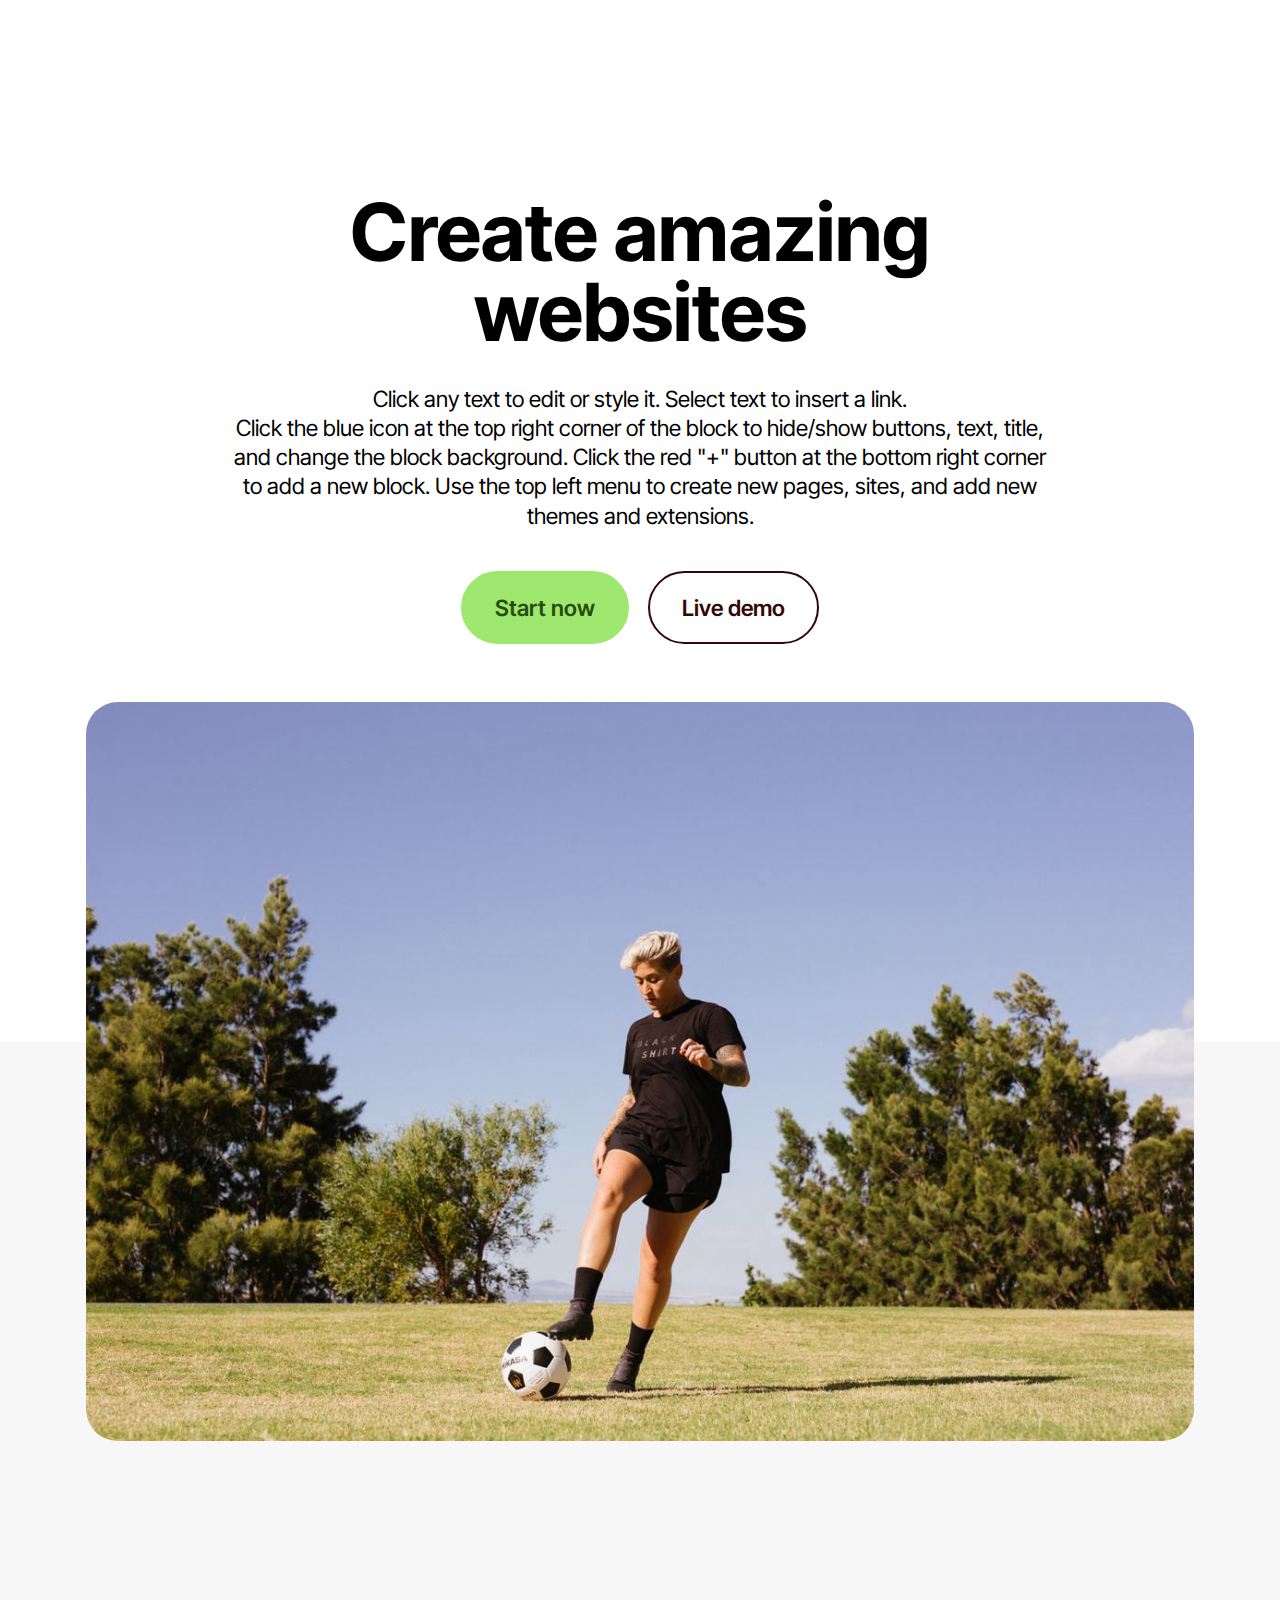
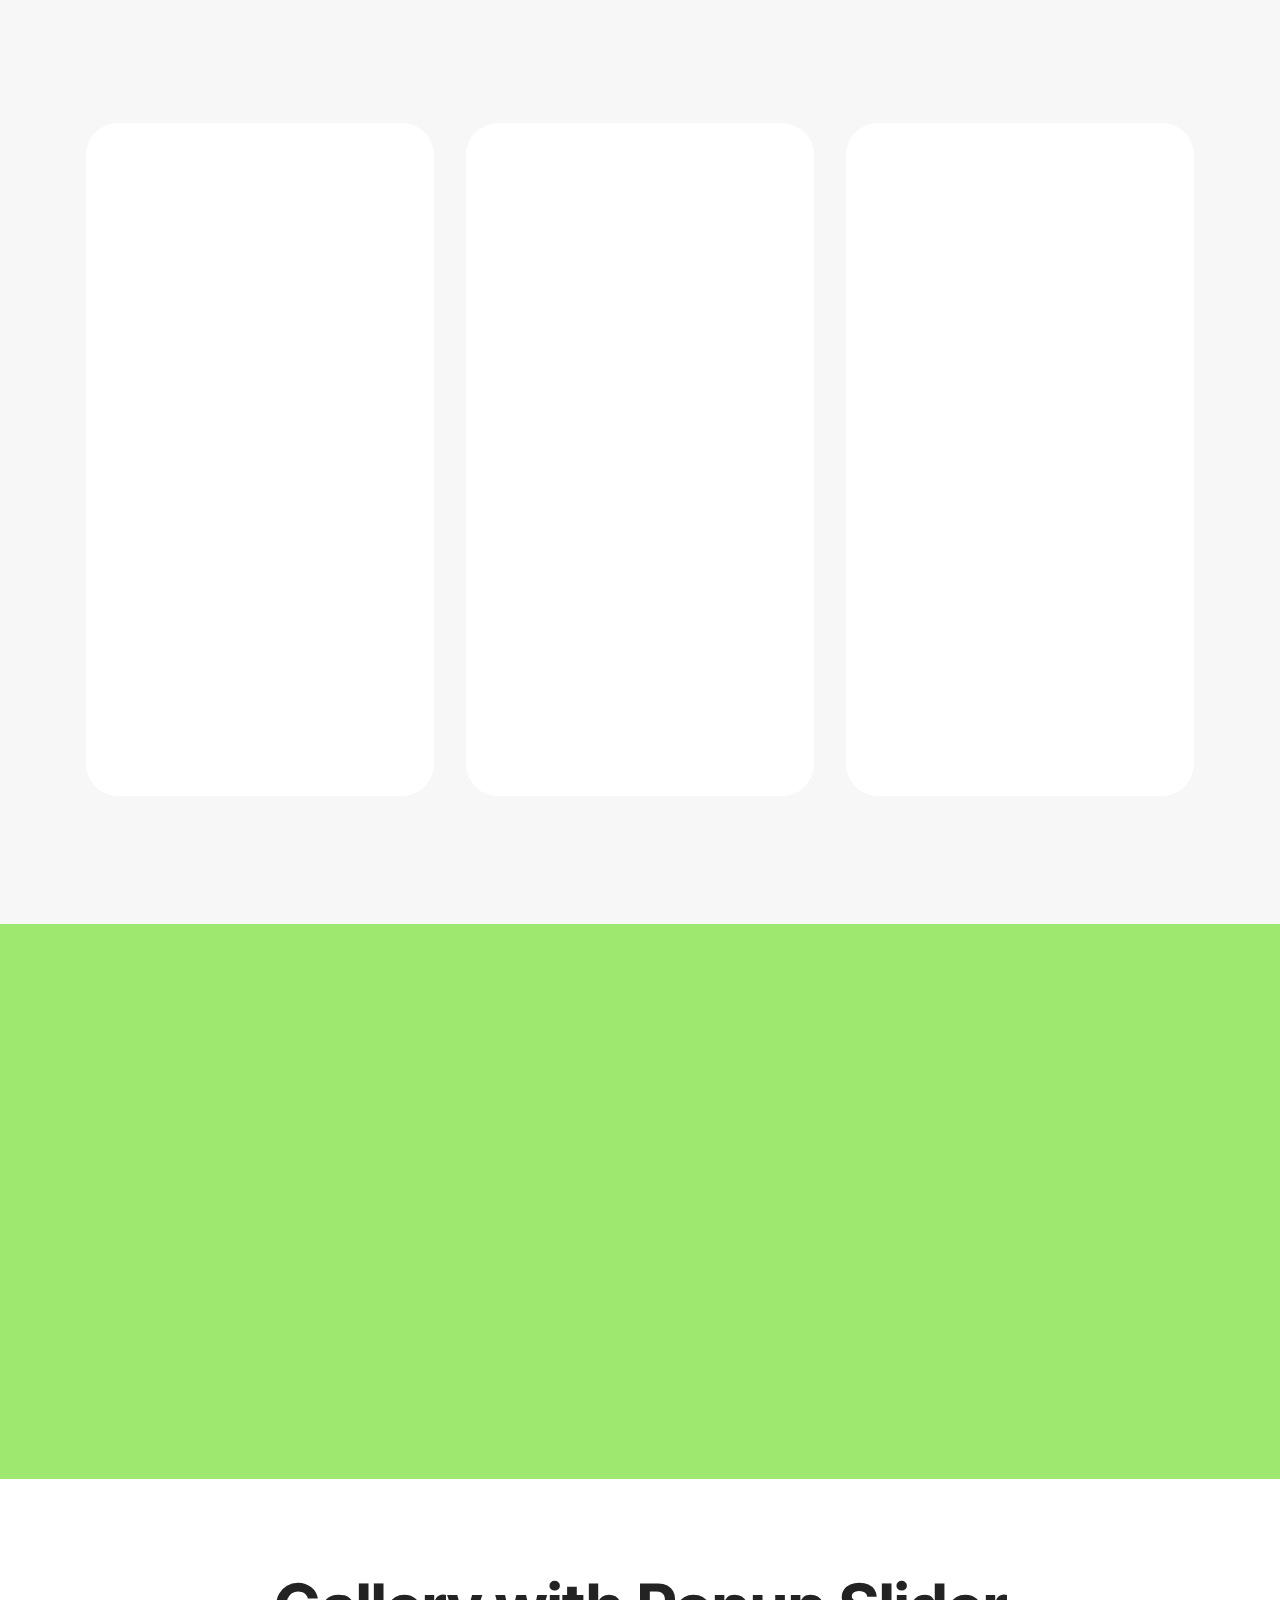
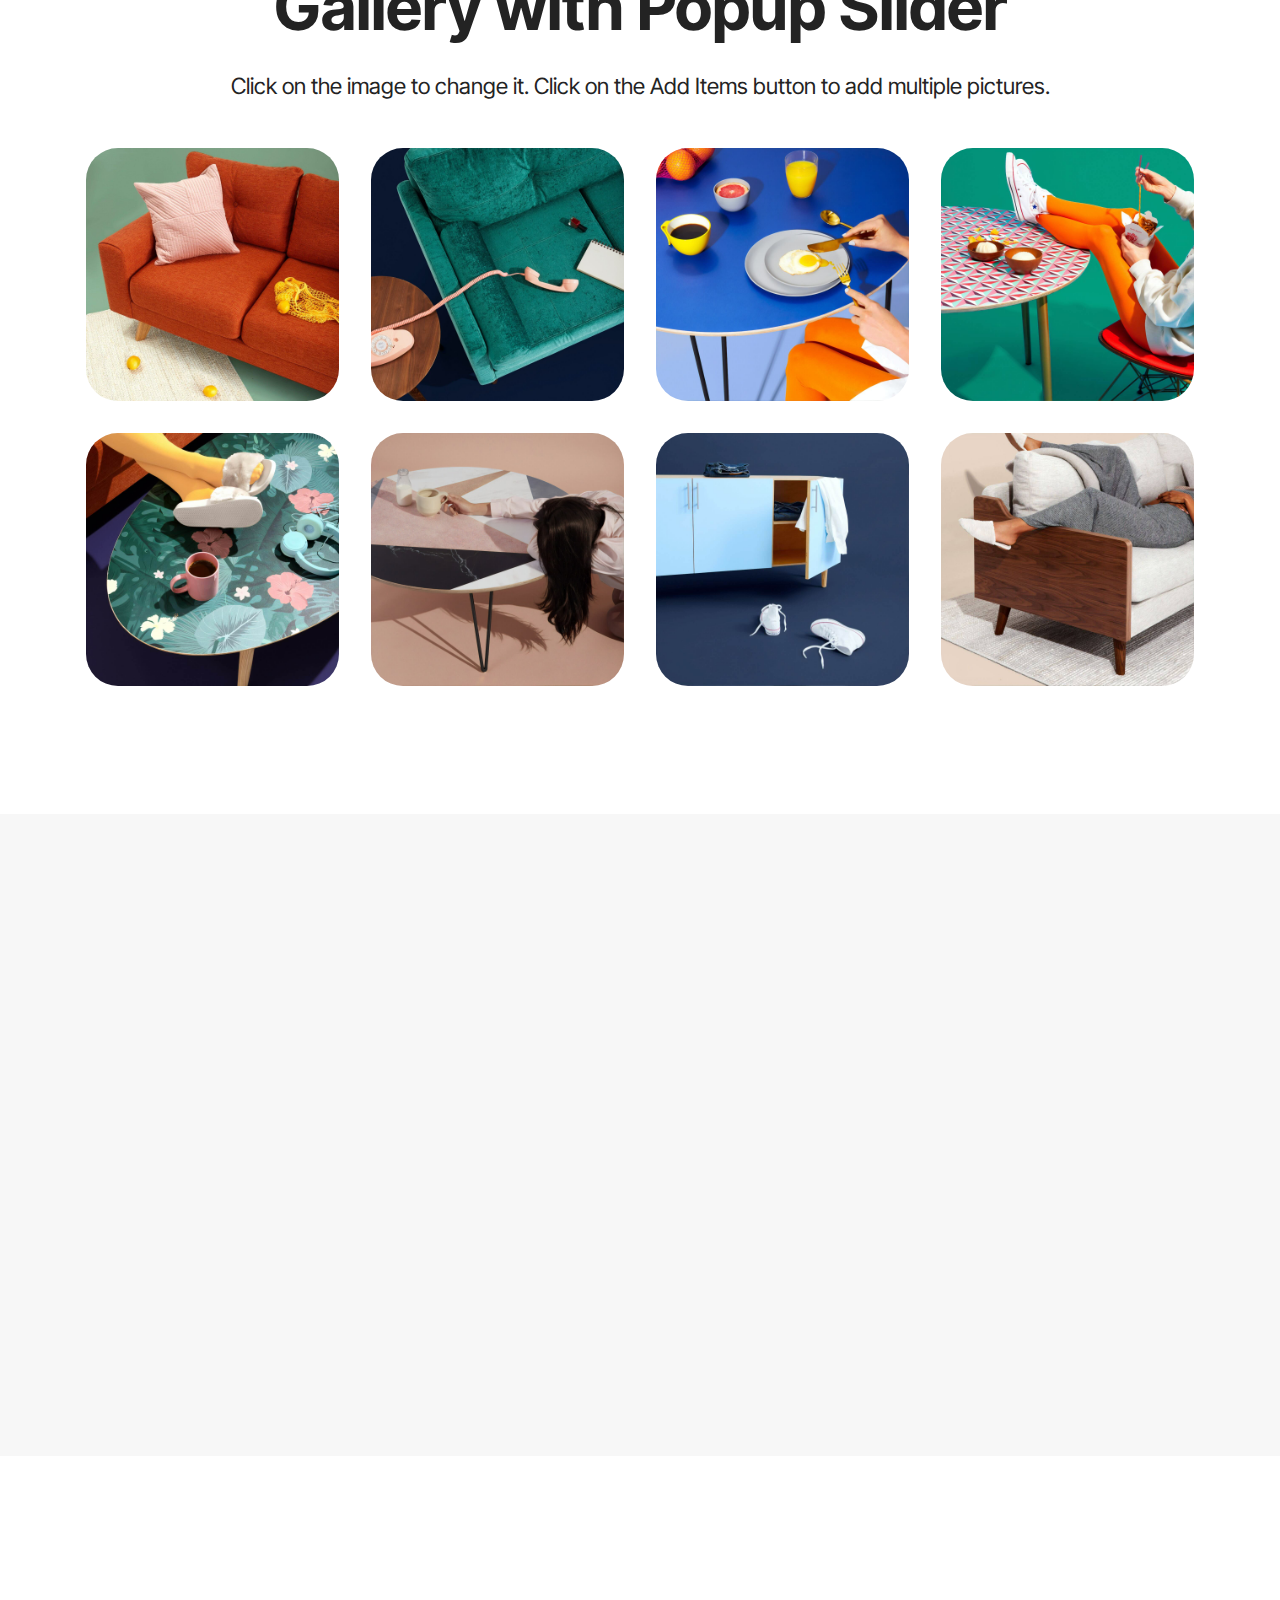
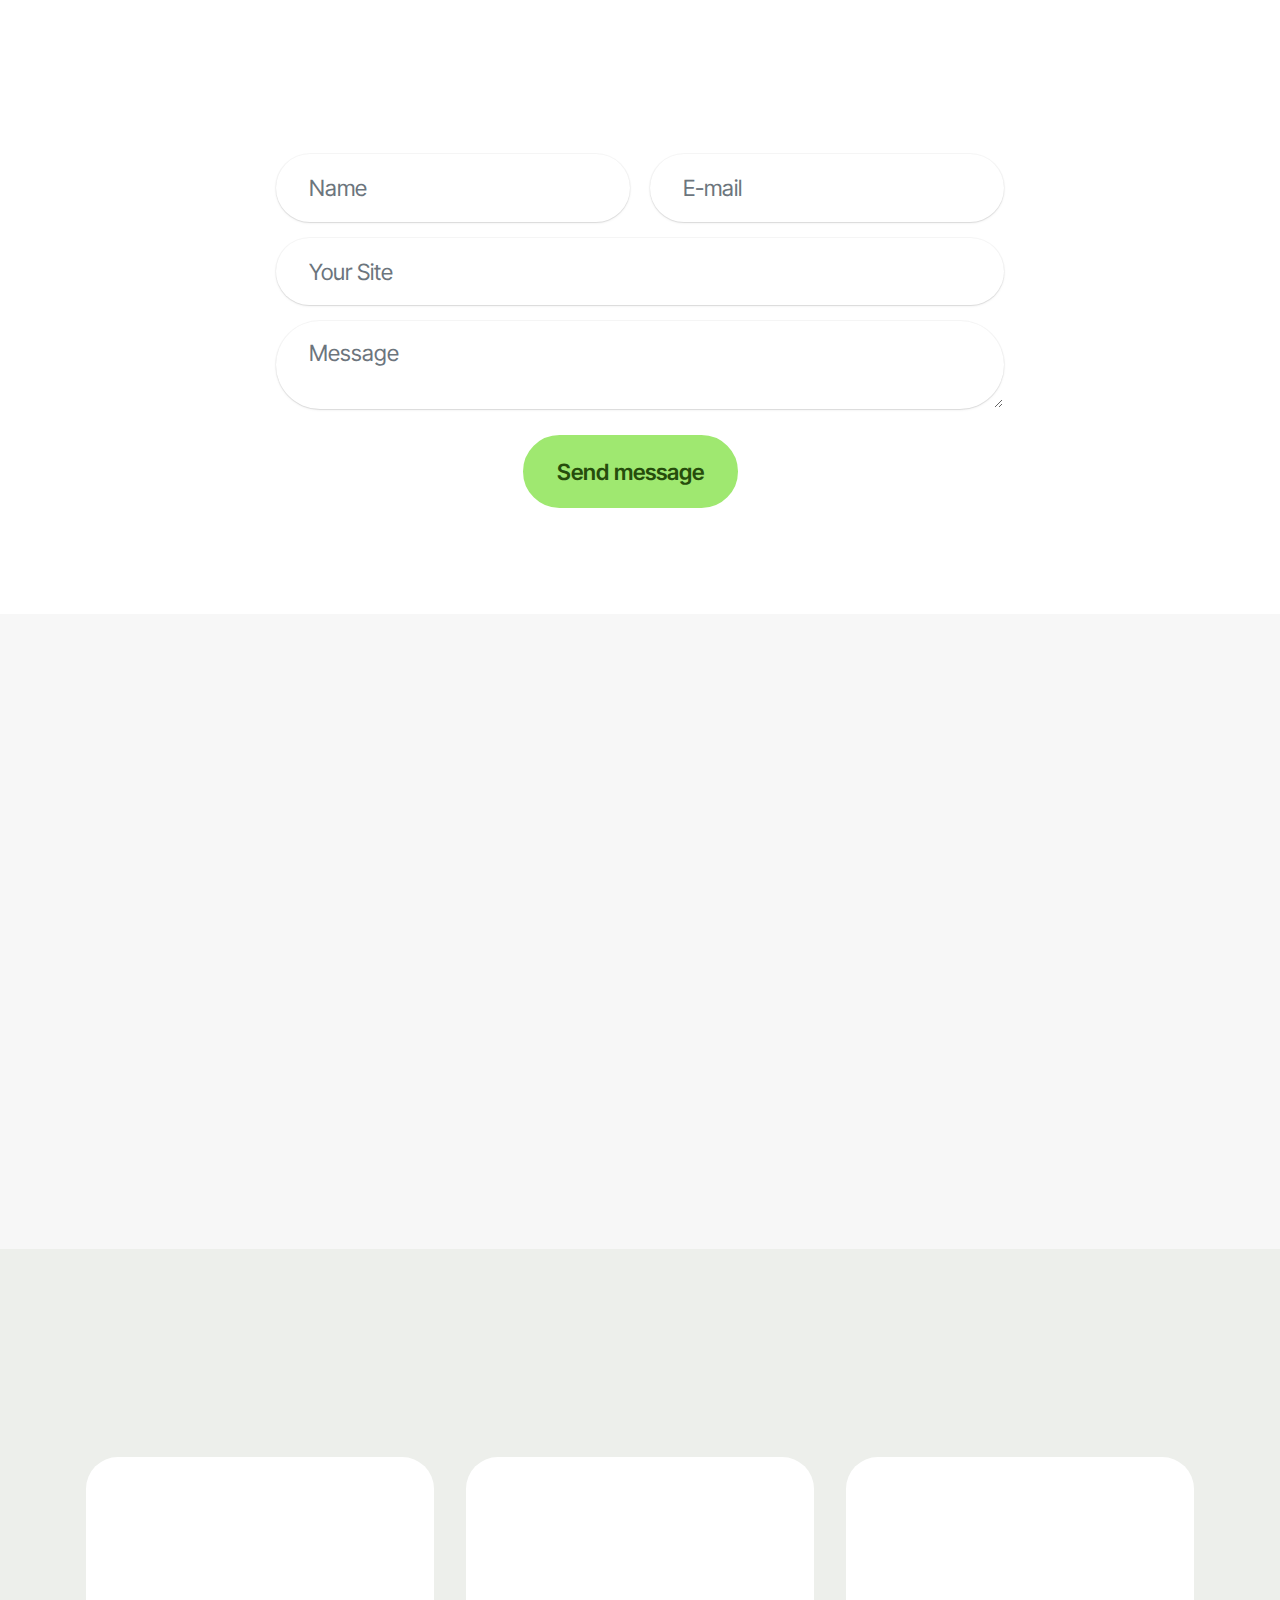
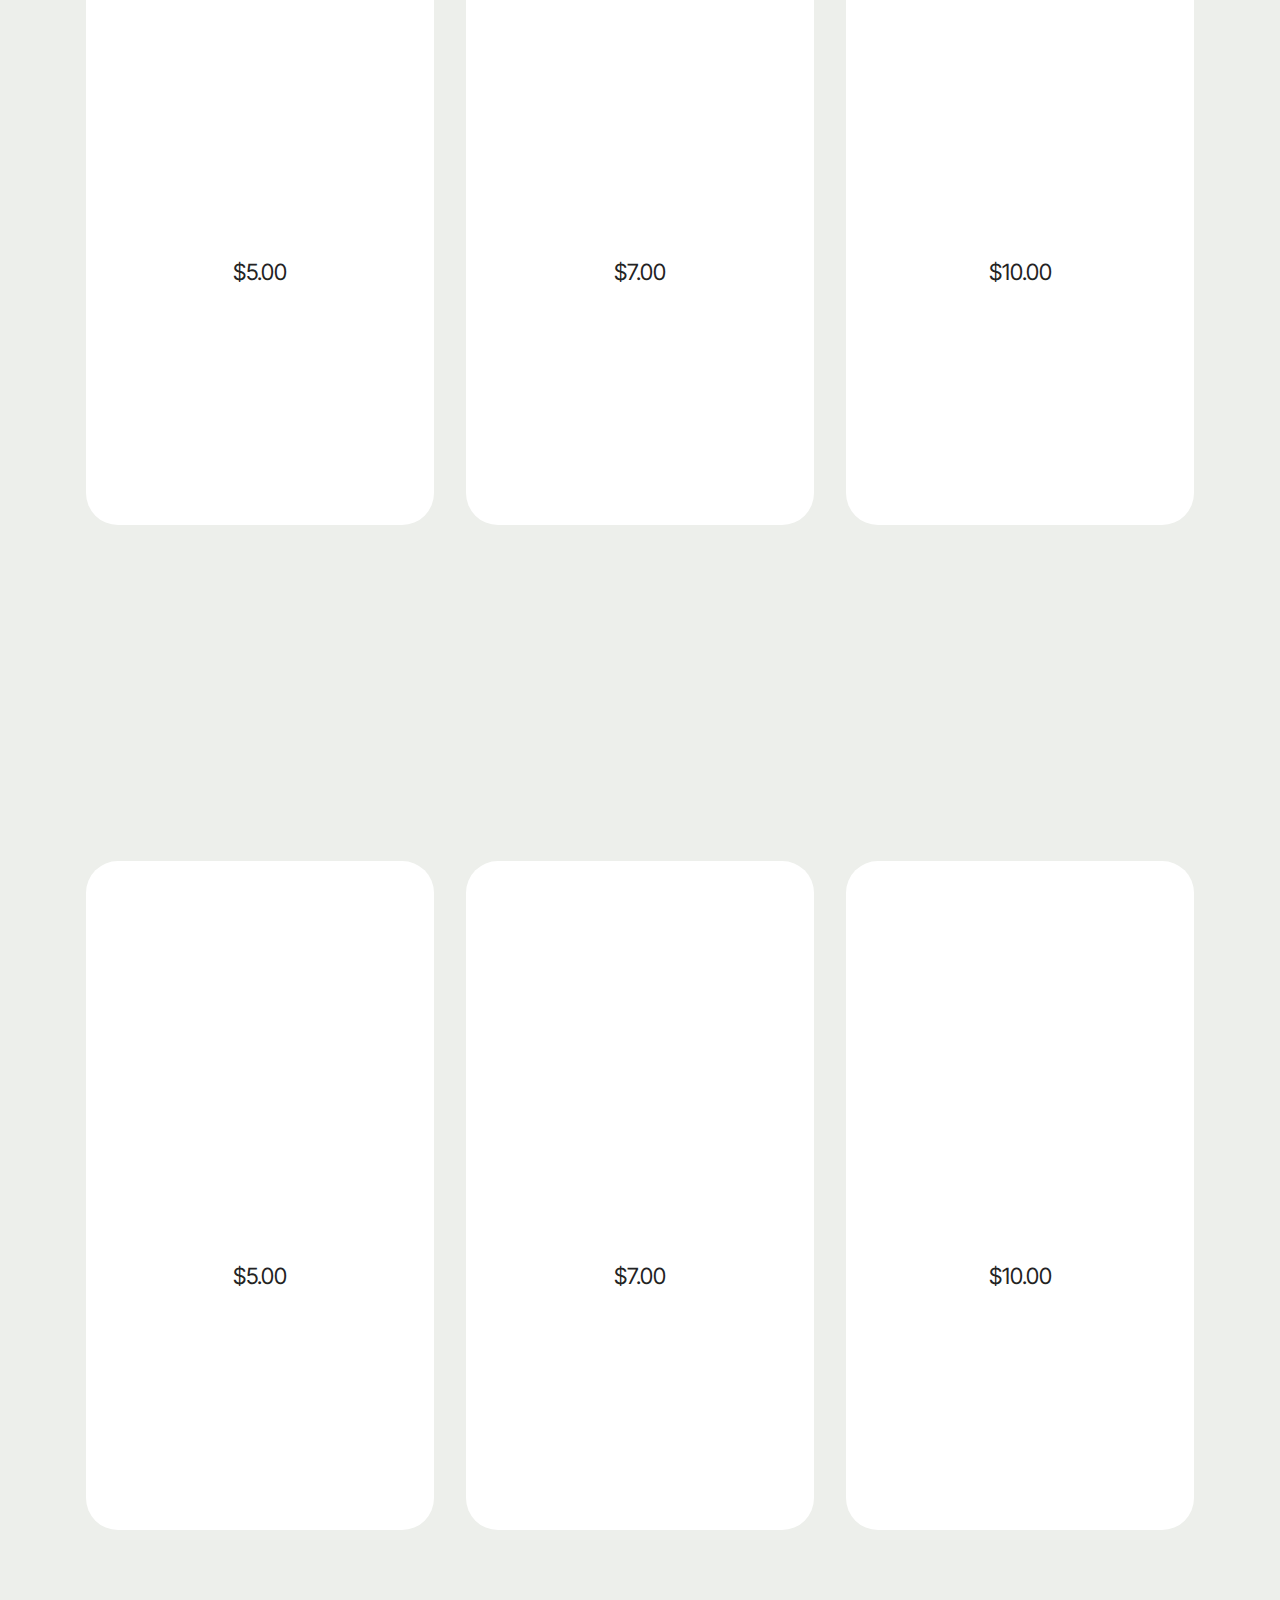
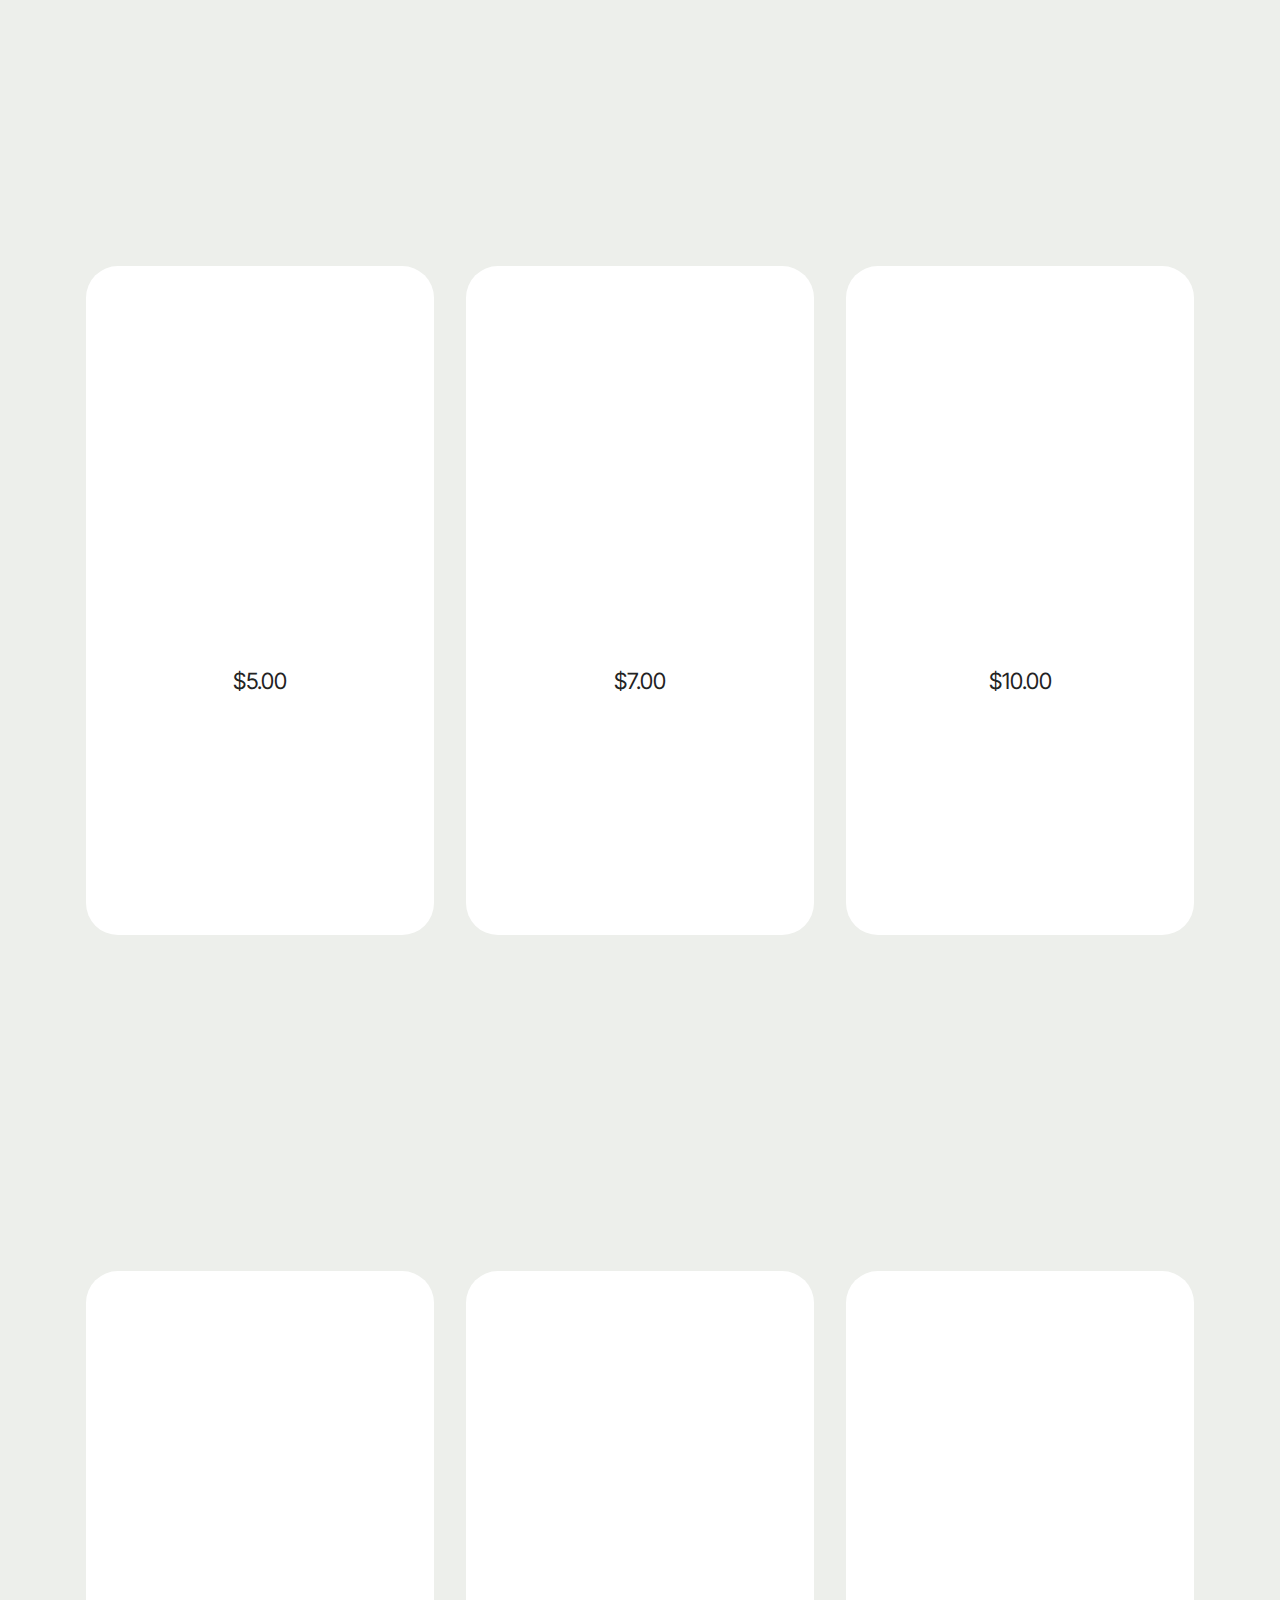
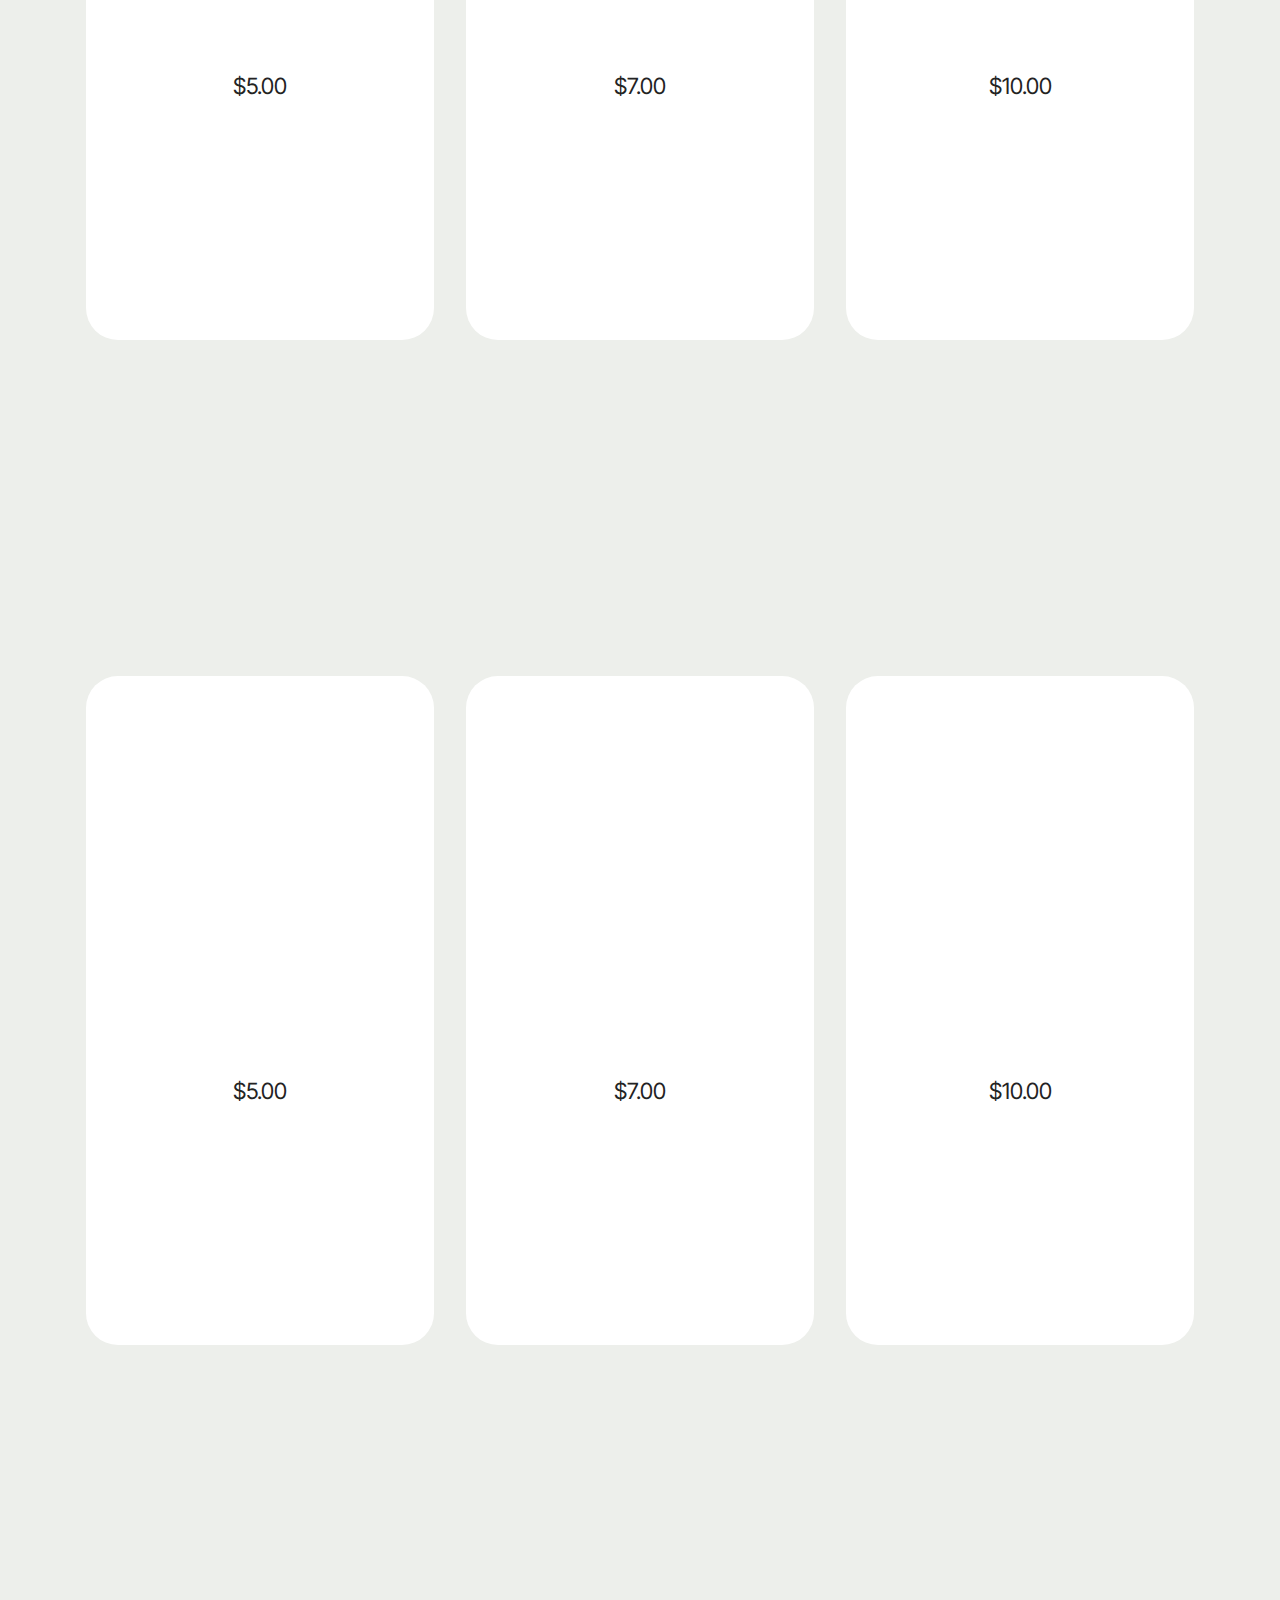
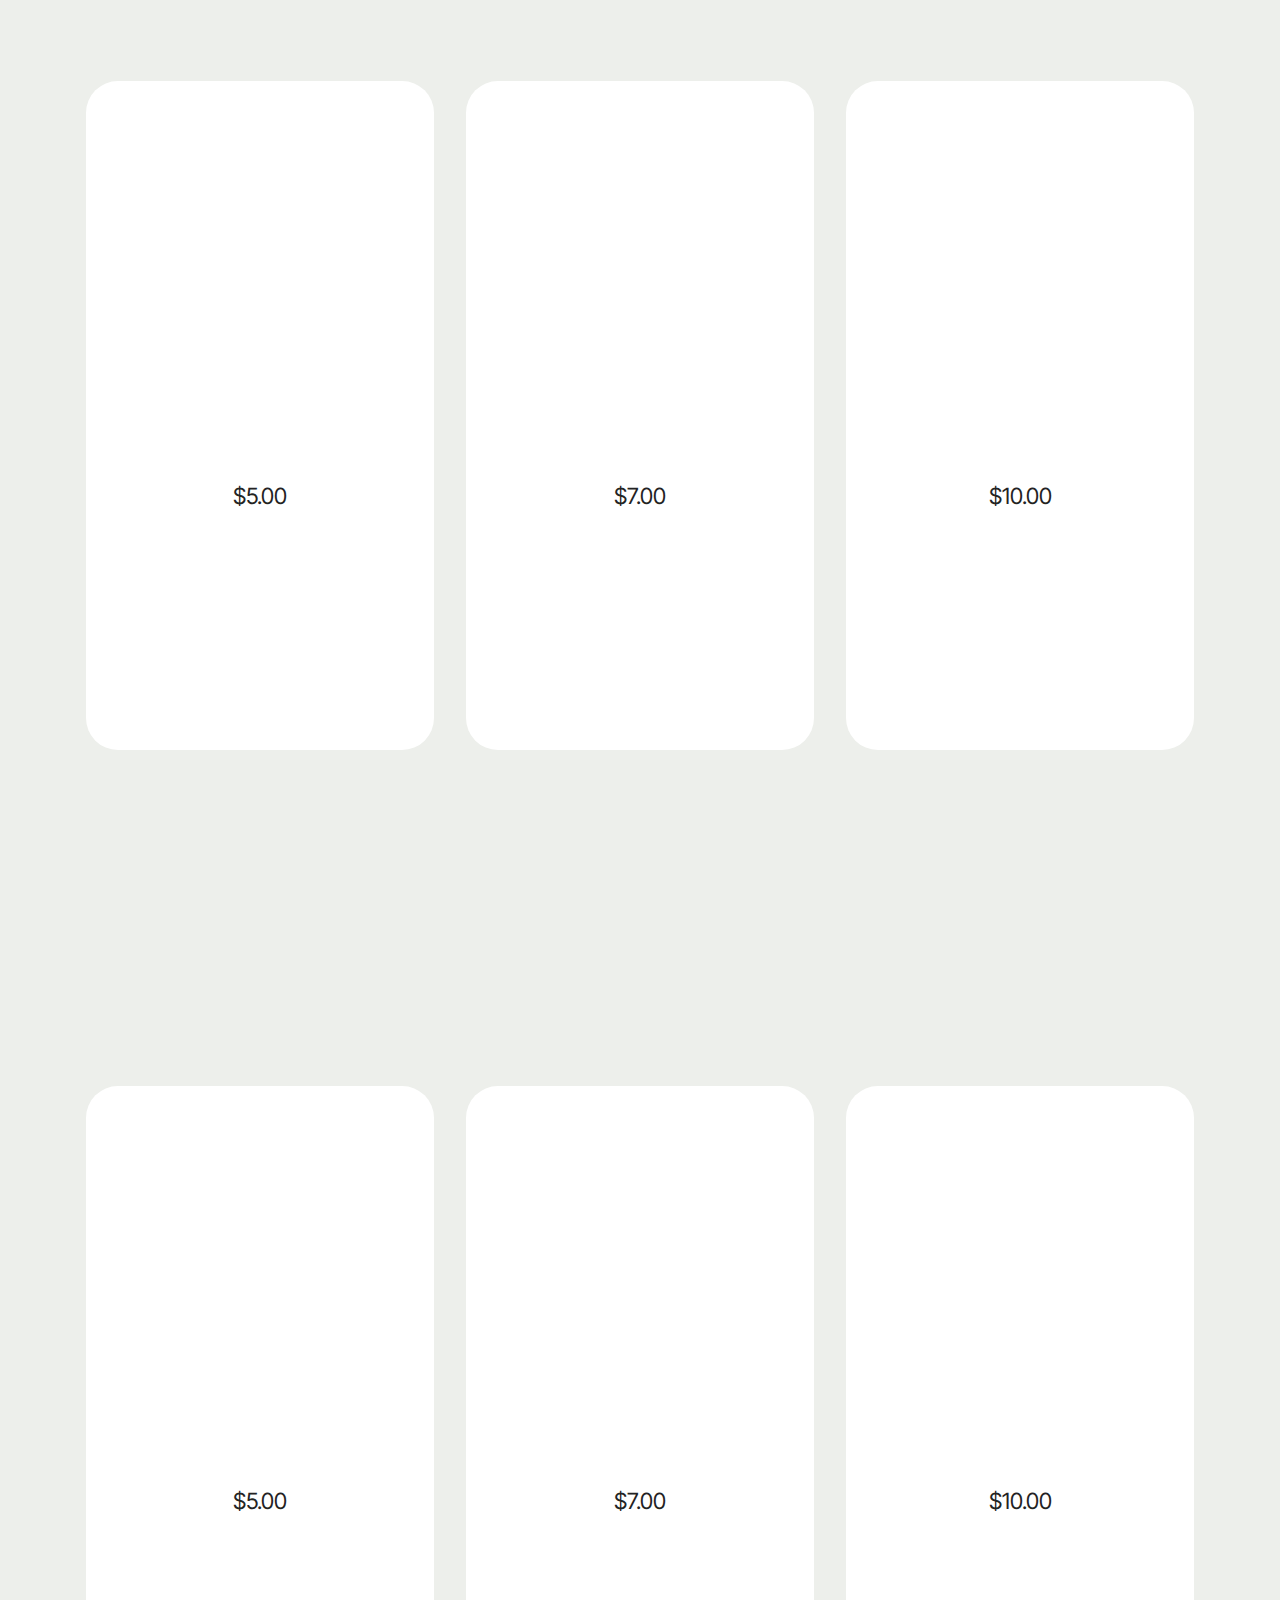
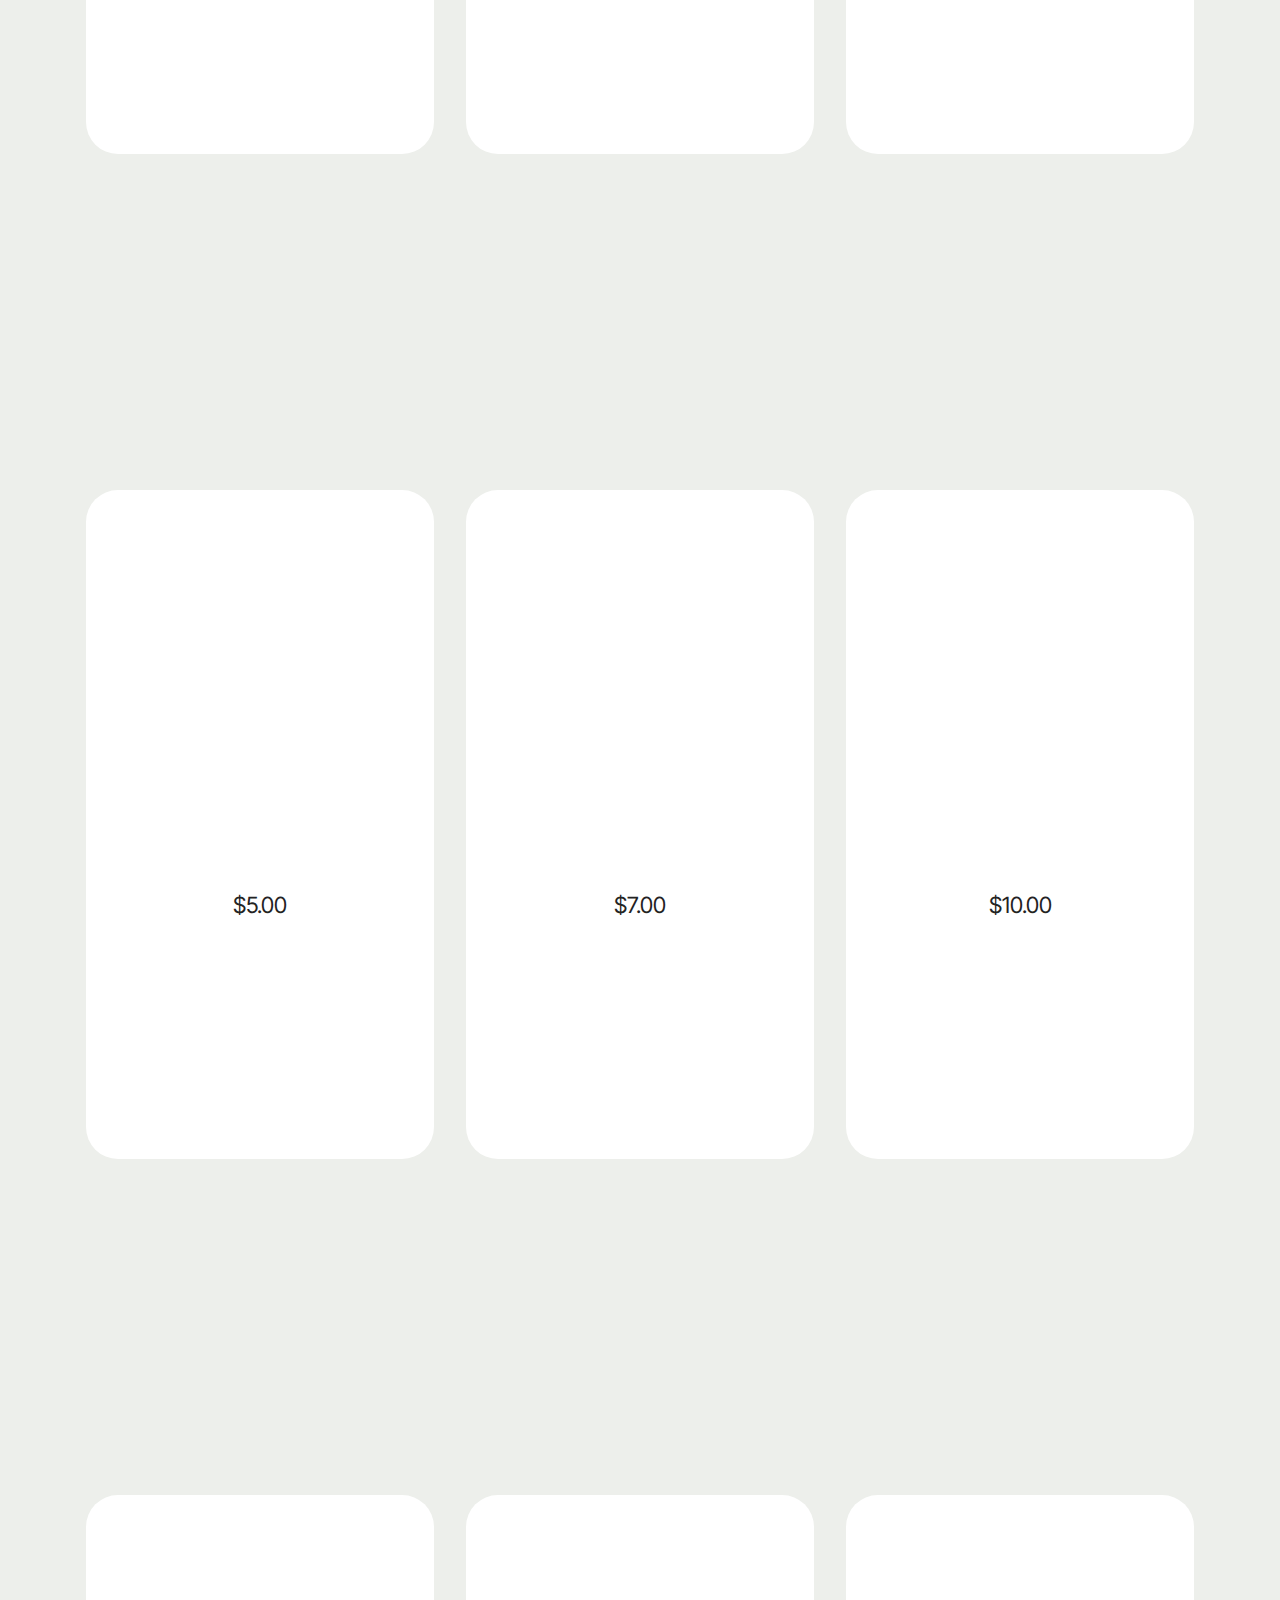
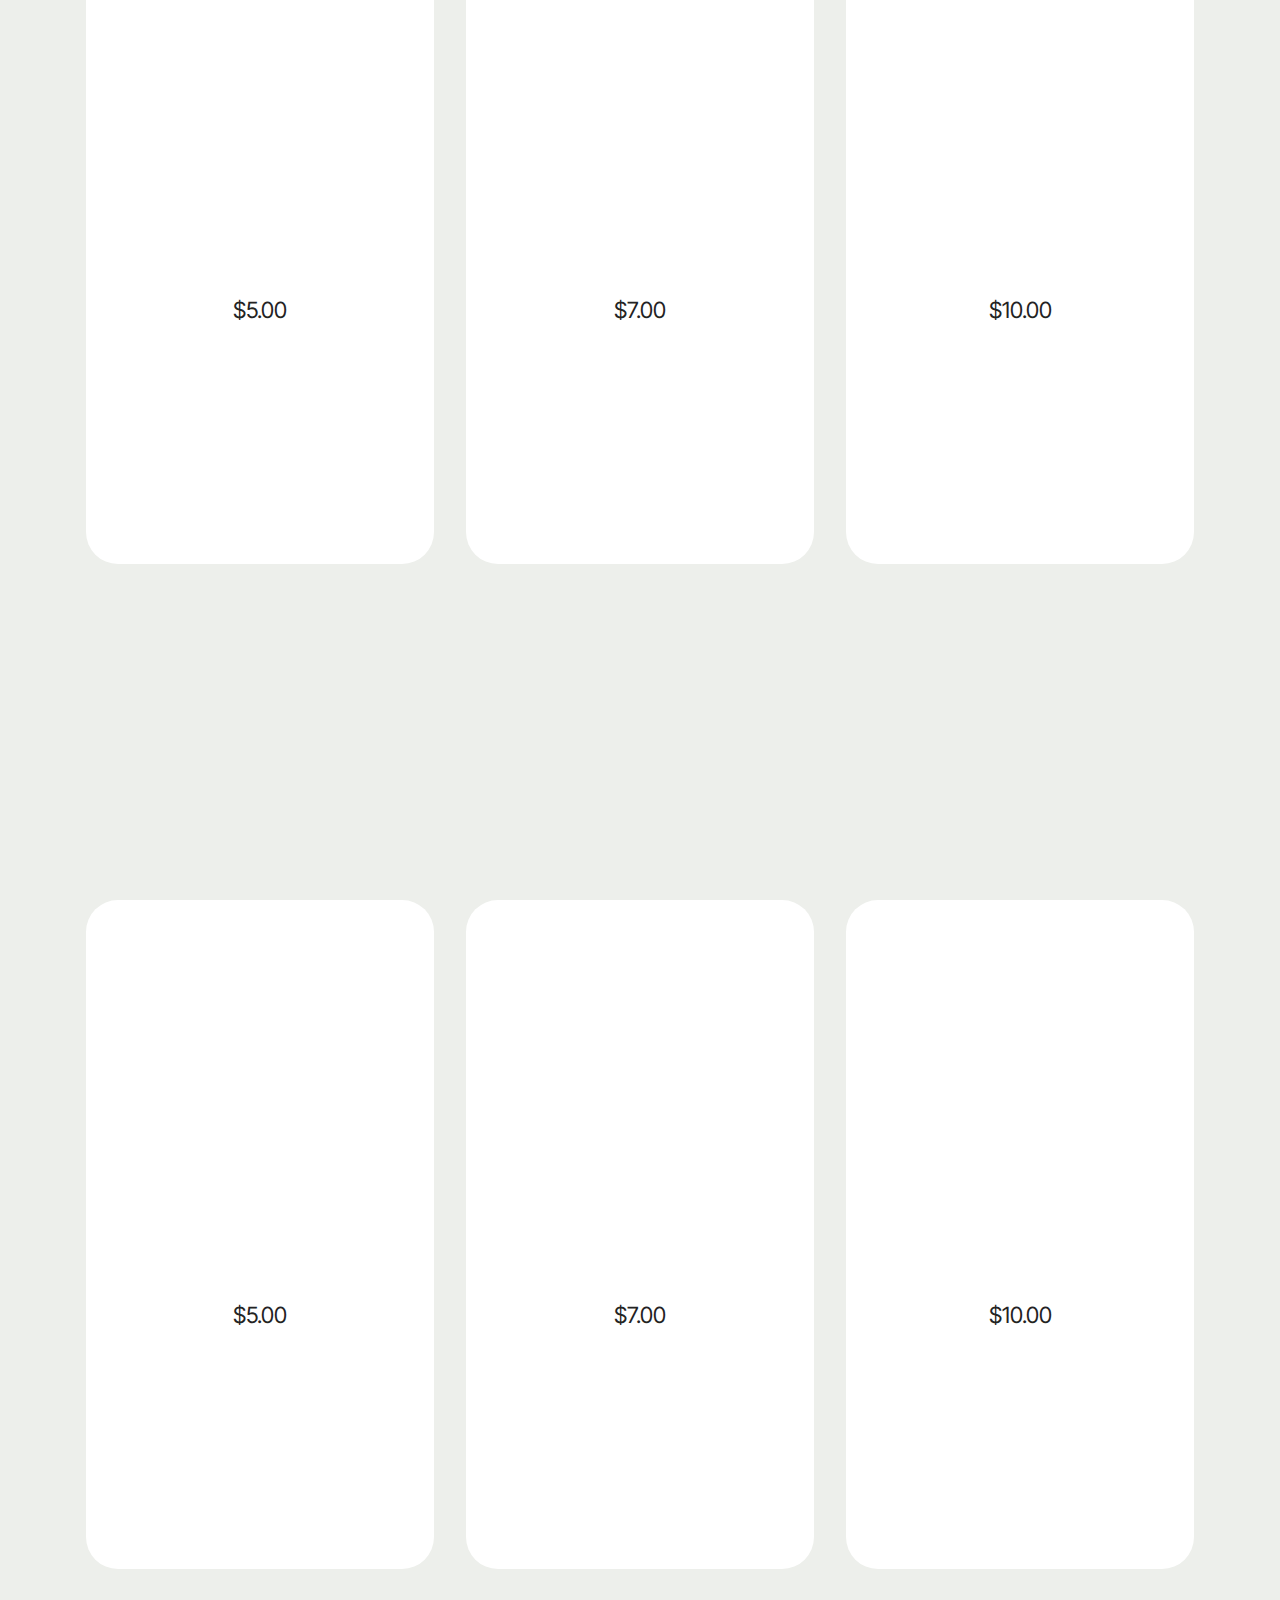
<file: index.html>
<!DOCTYPE html>
<html  >
<head>
  <!-- Site made with Mobirise Website Builder v5.9.0, https://mobirise.com -->
  <meta charset="UTF-8">
  <meta http-equiv="X-UA-Compatible" content="IE=edge">
  <meta name="generator" content="Mobirise v5.9.0, mobirise.com">
  <meta name="viewport" content="width=device-width, initial-scale=1, minimum-scale=1">
  <link rel="shortcut icon" href="assets/images/moje-logfo-128x128.png" type="image/x-icon">
  <meta name="description" content="">
  
  
  <title>Home</title>
  <link rel="stylesheet" href="assets/web/assets/mobirise-icons2/mobirise2.css">
  <link rel="stylesheet" href="assets/bootstrap/css/bootstrap.min.css">
  <link rel="stylesheet" href="assets/bootstrap/css/bootstrap-grid.min.css">
  <link rel="stylesheet" href="assets/bootstrap/css/bootstrap-reboot.min.css">
  <link rel="stylesheet" href="assets/animatecss/animate.css">
  <link rel="stylesheet" href="assets/theme/css/style.css">
  <link rel="preload" href="https://fonts.googleapis.com/css?family=Inter+Tight:100,200,300,400,500,600,700,800,900,100i,200i,300i,400i,500i,600i,700i,800i,900i&display=swap" as="style" onload="this.onload=null;this.rel='stylesheet'">
  <noscript><link rel="stylesheet" href="https://fonts.googleapis.com/css?family=Inter+Tight:100,200,300,400,500,600,700,800,900,100i,200i,300i,400i,500i,600i,700i,800i,900i&display=swap"></noscript>
  <link rel="preload" as="style" href="assets/mobirise/css/mbr-additional.css"><link rel="stylesheet" href="assets/mobirise/css/mbr-additional.css" type="text/css">

  
  
  
</head>
<body>
  
  <section data-bs-version="5.1" class="header5 cid-tJS6uM4N87" id="header05-1">
	

	
	
	<div class="topbg"></div>
	<div class="align-center container">
		<div class="row justify-content-center">
			<div class="col-md-12 col-lg-9">
				<h1 class="mbr-section-title mbr-fonts-style mb-4 display-1"><strong>Create amazing websites</strong></h1>
				<p class="mbr-text mbr-fonts-style mb-4 display-7">Click any text to edit or style it. Select text to insert a link.
<br>Click the blue icon at the top right corner of the block to hide/show buttons, text, title, and change the block background. Click the red "+" button at the bottom right corner to add a new block. Use the top left menu to create new pages, sites, and add new themes and extensions.</p>
				<div class="mbr-section-btn mt-3"><a class="btn btn-primary display-7" href="https://mobiri.se">Start now</a> <a class="btn btn-info-outline display-7" href="https://mobiri.se">Live demo</a></div>
			</div>
		</div>
		<div class="row mt-5 justify-content-center">
			<div class="col-12 col-lg-12">
				<img src="assets/images/background4.jpg" alt="Mobirise Website Builder" title="">
			</div>
		</div>
	</div>
</section>

<section data-bs-version="5.1" class="features4 cid-tJS7nWOnZE" id="features04-2">
	
	
	<div class="container">
		<div class="mbr-section-head mb-5">
			<h4 class="mbr-section-title mbr-fonts-style align-left mb-3 display-2">
				<strong>Our Products</strong>
			</h4>
			<h5 class="mbr-section-subtitle mbr-fonts-style align-left mb-3 display-7">Hover over pictures to add more cards or rearrange them with the Tools panel. Add multiple cards by selecting multiple images. You can set the number of columns in Block Parameters.</h5>
			
		</div>
		<div class="row">
			<div class="item features-image col-12 col-md-6 col-lg-4">
				<div class="item-wrapper">
					<div class="item-img">
						<img src="assets/images/gallery03.jpg" alt="Mobirise Website Builder">
					</div>
					<div class="item-content">
						<h5 class="item-title mbr-fonts-style display-5"><strong>Product Name</strong></h5>
						
						<p class="mbr-text mbr-fonts-style display-7">
							Product Description
						</p>
						<div class="mbr-section-btn item-footer"><a href="" class="btn item-btn btn-white display-7">Learn More</a></div>
					</div>

				</div>
			</div>
			<div class="item features-image col-12 col-md-6 col-lg-4">
				<div class="item-wrapper">
					<div class="item-img">
						<img src="assets/images/gallery04.jpg" alt="Mobirise Website Builder">
					</div>
					<div class="item-content">
						<h5 class="item-title mbr-fonts-style display-5"><strong>Product Name</strong></h5>
						
						<p class="mbr-text mbr-fonts-style display-7">
							Product Description
						</p>
						<div class="mbr-section-btn item-footer"><a href="" class="btn item-btn btn-white display-7">Learn More</a></div>
					</div>
				</div>
			</div>
			<div class="item features-image col-12 col-md-6 col-lg-4">
				<div class="item-wrapper">
					<div class="item-img">
						<img src="assets/images/gallery05.jpg" alt="Mobirise Website Builder">
					</div>
					<div class="item-content">
						<h5 class="item-title mbr-fonts-style display-5"><strong>Product Name</strong></h5>
						
						<p class="mbr-text mbr-fonts-style display-7">
							Product Description<br>
						</p>
						<div class="mbr-section-btn item-footer"><a href="" class="btn item-btn btn-white display-7">Learn More</a></div>
					</div>
				</div>
			</div>
			
			
			
		</div>
	</div>
</section>

<section data-bs-version="5.1" class="header09 cid-tJS84Hb6Ph" id="header09-3">
	
	
	<div class="container">
		<div class="row">
			<div class="content-wrap">
				<h1 class="mbr-section-title mbr-fonts-style mbr-white mb-4 display-1"><strong>Unlock boundless possibilities</strong></h1>
				
				<p class="mbr-fonts-style mbr-text mbr-white mb-4 display-7">
					Mobirise Free Website Maker is perfect for non-techies and great for pro-coders for fast prototyping and small customers' projects.
				</p>
				<div class="mbr-section-btn"><a class="btn btn-success display-7" href="https://mobiri.se">Learn more</a></div>
			</div>
		</div>
	</div>
</section>

<section data-bs-version="5.1" class="gallery1 mbr-gallery cid-tJS8BQovyt" id="gallery01-4">
    

    
    

    <div class="container">
        <div class="mbr-section-head mb-5">
            <h3 class="mbr-section-title mbr-fonts-style align-center m-0 display-2"><strong>Gallery with Popup Slider</strong></h3>
            <h4 class="mbr-section-subtitle mbr-fonts-style align-center mb-0 mt-4 display-7">Click on the image to change it. Click on the Add Items button to add multiple pictures.</h4>
        </div>
        <div class="row mbr-gallery mt-4">
            <div class="col-12 col-md-6 col-lg-3 item gallery-image active">
                <div class="item-wrapper" data-toggle="modal" data-bs-toggle="modal" data-target="#tLOwnCe9GB-modal" data-bs-target="#tLOwnCe9GB-modal">
                    <img class="w-100" src="assets/images/gallery01.jpg" alt="Mobirise Website Builder" data-slide-to="0" data-bs-slide-to="0" data-target="#lb-tLOwnCe9GB" data-bs-target="#lb-tLOwnCe9GB">
                    <div class="icon-wrapper">
                        <span class="mobi-mbri mobi-mbri-search mbr-iconfont mbr-iconfont-btn"></span>
                    </div>
                </div>
                
            </div><div class="col-12 col-md-6 col-lg-3 item gallery-image">
                <div class="item-wrapper" data-toggle="modal" data-bs-toggle="modal" data-target="#tLOwnCe9GB-modal" data-bs-target="#tLOwnCe9GB-modal">
                    <img class="w-100" src="assets/images/gallery02.jpg" alt="Mobirise Website Builder" data-slide-to="1" data-bs-slide-to="1" data-target="#lb-tLOwnCe9GB" data-bs-target="#lb-tLOwnCe9GB">
                    <div class="icon-wrapper">
                        <span class="mobi-mbri mobi-mbri-search mbr-iconfont mbr-iconfont-btn"></span>
                    </div>
                </div>
                
            </div><div class="col-12 col-md-6 col-lg-3 item gallery-image">
                <div class="item-wrapper" data-toggle="modal" data-bs-toggle="modal" data-target="#tLOwnCe9GB-modal" data-bs-target="#tLOwnCe9GB-modal">
                    <img class="w-100" src="assets/images/gallery03.jpg" alt="Mobirise Website Builder" data-slide-to="2" data-bs-slide-to="2" data-target="#lb-tLOwnCe9GB" data-bs-target="#lb-tLOwnCe9GB">
                    <div class="icon-wrapper">
                        <span class="mobi-mbri mobi-mbri-search mbr-iconfont mbr-iconfont-btn"></span>
                    </div>
                </div>
                
            </div><div class="col-12 col-md-6 col-lg-3 item gallery-image">
                <div class="item-wrapper" data-toggle="modal" data-bs-toggle="modal" data-target="#tLOwnCe9GB-modal" data-bs-target="#tLOwnCe9GB-modal">
                    <img class="w-100" src="assets/images/gallery04.jpg" alt="Mobirise Website Builder" data-slide-to="3" data-bs-slide-to="3" data-target="#lb-tLOwnCe9GB" data-bs-target="#lb-tLOwnCe9GB">
                    <div class="icon-wrapper">
                        <span class="mobi-mbri mobi-mbri-search mbr-iconfont mbr-iconfont-btn"></span>
                    </div>
                </div>
                
            </div><div class="col-12 col-md-6 col-lg-3 item gallery-image">
                <div class="item-wrapper" data-toggle="modal" data-bs-toggle="modal" data-target="#tLOwnCe9GB-modal" data-bs-target="#tLOwnCe9GB-modal">
                    <img class="w-100" src="assets/images/gallery05.jpg" alt="Mobirise Website Builder" data-slide-to="4" data-bs-slide-to="4" data-target="#lb-tLOwnCe9GB" data-bs-target="#lb-tLOwnCe9GB">
                    <div class="icon-wrapper">
                        <span class="mobi-mbri mobi-mbri-search mbr-iconfont mbr-iconfont-btn"></span>
                    </div>
                </div>
                
            </div><div class="col-12 col-md-6 col-lg-3 item gallery-image">
                <div class="item-wrapper" data-toggle="modal" data-bs-toggle="modal" data-target="#tLOwnCe9GB-modal" data-bs-target="#tLOwnCe9GB-modal">
                    <img class="w-100" src="assets/images/gallery06.jpg" alt="Mobirise Website Builder" data-slide-to="5" data-bs-slide-to="5" data-target="#lb-tLOwnCe9GB" data-bs-target="#lb-tLOwnCe9GB">
                    <div class="icon-wrapper">
                        <span class="mobi-mbri mobi-mbri-search mbr-iconfont mbr-iconfont-btn"></span>
                    </div>
                </div>
                
            </div><div class="col-12 col-md-6 col-lg-3 item gallery-image">
                <div class="item-wrapper" data-toggle="modal" data-bs-toggle="modal" data-target="#tLOwnCe9GB-modal" data-bs-target="#tLOwnCe9GB-modal">
                    <img class="w-100" src="assets/images/gallery07.jpg" alt="Mobirise Website Builder" data-slide-to="6" data-bs-slide-to="6" data-target="#lb-tLOwnCe9GB" data-bs-target="#lb-tLOwnCe9GB">
                    <div class="icon-wrapper">
                        <span class="mobi-mbri mobi-mbri-search mbr-iconfont mbr-iconfont-btn"></span>
                    </div>
                </div>
                
            </div><div class="col-12 col-md-6 col-lg-3 item gallery-image">
                <div class="item-wrapper" data-toggle="modal" data-bs-toggle="modal" data-target="#tLOwnCe9GB-modal" data-bs-target="#tLOwnCe9GB-modal">
                    <img class="w-100" src="assets/images/gallery08.jpg" alt="Mobirise Website Builder" data-slide-to="7" data-bs-slide-to="7" data-target="#lb-tLOwnCe9GB" data-bs-target="#lb-tLOwnCe9GB">
                    <div class="icon-wrapper">
                        <span class="mobi-mbri mobi-mbri-search mbr-iconfont mbr-iconfont-btn"></span>
                    </div>
                </div>
                
            </div>
            
            
            
            
            
            
            
        </div>

        <div class="modal mbr-slider" tabindex="-1" role="dialog" aria-hidden="true" id="tLOwnCe9GB-modal">
            <div class="modal-dialog" role="document">
                <div class="modal-content">
                    <div class="modal-body">
                        <div class="carousel slide" id="lb-tLOwnCe9GB" data-interval="5000" data-bs-interval="5000">
                            <div class="carousel-inner">
                                <div class="carousel-item active">
                                    <img class="d-block w-100" src="assets/images/gallery01.jpg" alt="Mobirise Website Builder">
                                </div><div class="carousel-item">
                                    <img class="d-block w-100" src="assets/images/gallery02.jpg" alt="Mobirise Website Builder">
                                </div><div class="carousel-item">
                                    <img class="d-block w-100" src="assets/images/gallery03.jpg" alt="Mobirise Website Builder">
                                </div><div class="carousel-item">
                                    <img class="d-block w-100" src="assets/images/gallery04.jpg" alt="Mobirise Website Builder">
                                </div><div class="carousel-item">
                                    <img class="d-block w-100" src="assets/images/gallery05.jpg" alt="Mobirise Website Builder">
                                </div><div class="carousel-item">
                                    <img class="d-block w-100" src="assets/images/gallery06.jpg" alt="Mobirise Website Builder">
                                </div><div class="carousel-item">
                                    <img class="d-block w-100" src="assets/images/gallery07.jpg" alt="Mobirise Website Builder">
                                </div><div class="carousel-item">
                                    <img class="d-block w-100" src="assets/images/gallery08.jpg" alt="Mobirise Website Builder">
                                </div>
                                
                                
                                
                                
                                
                                
                                
                            </div>
                            <ol class="carousel-indicators">
                                <li data-slide-to="0" data-bs-slide-to="0" class="active" data-target="#lb-tLOwnCe9GB" data-bs-target="#lb-tLOwnCe9GB"></li><li data-slide-to="1" data-bs-slide-to="1" class="" data-target="#lb-tLOwnCe9GB" data-bs-target="#lb-tLOwnCe9GB"></li><li data-slide-to="2" data-bs-slide-to="2" class="" data-target="#lb-tLOwnCe9GB" data-bs-target="#lb-tLOwnCe9GB"></li><li data-slide-to="3" data-bs-slide-to="3" class="" data-target="#lb-tLOwnCe9GB" data-bs-target="#lb-tLOwnCe9GB"></li><li data-slide-to="4" data-bs-slide-to="4" class="" data-target="#lb-tLOwnCe9GB" data-bs-target="#lb-tLOwnCe9GB"></li><li data-slide-to="5" data-bs-slide-to="5" class="" data-target="#lb-tLOwnCe9GB" data-bs-target="#lb-tLOwnCe9GB"></li><li data-slide-to="6" data-bs-slide-to="6" class="" data-target="#lb-tLOwnCe9GB" data-bs-target="#lb-tLOwnCe9GB"></li><li data-slide-to="7" data-bs-slide-to="7" class="" data-target="#lb-tLOwnCe9GB" data-bs-target="#lb-tLOwnCe9GB"></li>
                                
                                
                                
                                
                                
                                
                                
                            </ol>
                            <a role="button" href="" class="close" data-dismiss="modal" data-bs-dismiss="modal" aria-label="Close">
                            </a>
                            <a class="carousel-control-prev carousel-control" role="button" data-slide="prev" data-bs-slide="prev" href="#lb-tLOwnCe9GB">
                                <span class="mobi-mbri mobi-mbri-arrow-prev" aria-hidden="true"></span>
                                <span class="sr-only visually-hidden">Previous</span>
                            </a>
                            <a class="carousel-control-next carousel-control" role="button" data-slide="next" data-bs-slide="next" href="#lb-tLOwnCe9GB">
                                <span class="mobi-mbri mobi-mbri-arrow-next" aria-hidden="true"></span>
                                <span class="sr-only visually-hidden">Next</span>
                            </a>
                        </div>
                    </div>
                </div>
            </div>
        </div>
    </div>
</section>

<section data-bs-version="5.1" class="header4 cid-tJS9569ZUP" id="header04-5">
	

	
	

	<div class="container-fluid">
		<div class="row justify-content-center">
			<div class="col-12 col-md">
				<div class="text-wrapper">
					<h2 class="mbr-section-title mb-4 mbr-fonts-style display-2"><strong>Watch Video</strong></h2>
					<p class="mbr-text mb-4 mbr-fonts-style display-7">
						Click on the media content to replace it. In some blocks, you can change media content via Block Parameters.
					</p>
					
				</div>
			</div>
			<div class="mbr-figure col-12 col-md-8"><iframe class="mbr-embedded-video" src="https://www.youtube.com/embed/-BSQlJxCDcI?rel=0&amp;amp;mute=1&amp;showinfo=0&amp;autoplay=1&amp;loop=1&amp;playlist=-BSQlJxCDcI" width="1280" height="720" frameborder="0" allowfullscreen></iframe></div>
		</div>
	</div>
</section>

<section data-bs-version="5.1" class="form5 cid-tJS9pBcTSa" id="form02-6">
    
    
    <div class="container">
        <div class="mbr-section-head mb-5">
            <h3 class="mbr-section-title mbr-fonts-style align-center mb-0 display-2">
                <strong>Contacts</strong>
            </h3>
            <h4 class="mbr-section-subtitle mbr-fonts-style align-center mb-0 mt-4 display-7">To change your notification email, click on any form field below.
<div>The number of submissions is limited to 10 per day without the Form Builder.</div></h4>
        </div>
        <div class="row justify-content-center mt-4">
            <div class="col-lg-8 mx-auto mbr-form" data-form-type="formoid">
                <form action="https://mobirise.eu/" method="POST" class="mbr-form form-with-styler" data-form-title="Form Name"><input type="hidden" name="email" data-form-email="true" value="yix3Fv5RjsOZvMKyxRBLxv2sLdc+vT/wMN1xMi9tnfbDWerpkBLCFz6enJwQsWn+VK69sER14lfvMR/1zCPquKT+mMA0AHKkGC77ltNNZkdczYHowsgNyGTfy9pz6SWc">
                    <div class="row">
                        <div hidden="hidden" data-form-alert="" class="alert alert-success col-12">Thanks for filling out the form!</div>
                        <div hidden="hidden" data-form-alert-danger="" class="alert alert-danger col-12">
                            Oops...! some problem!
                        </div>
                    </div>
                    <div class="dragArea row">
                        <div class="col-md col-sm-12 form-group mb-3" data-for="name">
                            <input type="text" name="name" placeholder="Name" data-form-field="name" class="form-control" value="" id="name-form02-6">
                        </div>
                        <div class="col-md col-sm-12 form-group mb-3" data-for="email">
                            <input type="email" name="email" placeholder="E-mail" data-form-field="email" class="form-control" value="" id="email-form02-6">
                        </div>
                        <div class="col-12 form-group mb-3" data-for="url">
                            <input type="url" name="url" placeholder="Your Site" data-form-field="url" class="form-control" value="" id="url-form02-6">
                        </div>
                        <div class="col-12 form-group mb-3" data-for="textarea">
                            <textarea name="textarea" placeholder="Message" data-form-field="textarea" class="form-control" id="textarea-form02-6"></textarea>
                        </div>
                        <div class="col-lg-12 col-md-12 col-sm-12 align-center mbr-section-btn">
                            <button type="submit" class="btn btn-primary display-7">Send message</button>
                        </div>
                    </div>
                </form>
            </div>
        </div>
    </div>
</section>

<section data-bs-version="5.1" class="header1 cid-tJS9vXDdRK" id="header01-7">
	

	
	

	<div class="container">
		<div class="row justify-content-center">
			<div class="col-12 col-md-12 col-lg-5 image-wrapper">
				<img class="w-100" src="assets/images/team5.jpg" alt="Mobirise Website Builder">
			</div>
			<div class="col-12 col-lg col-md-12">
				<div class="text-wrapper align-left">
					<h1 class="mbr-section-title mbr-fonts-style mb-4 display-2"><strong>About me</strong></h1>
					<p class="mbr-text mbr-fonts-style mb-4 display-7">
						Most blocks can be used with various types of backgrounds: color, pictures, or videos. It can be set in Block Parameters.
					</p>
					<div class="mbr-section-btn mt-3"><a class="btn btn-primary display-7" href="https://mobiri.se">Start now</a></div>
				</div>
			</div>
		</div>
	</div>
</section>

<section data-bs-version="5.1" class="features4 cid-tLLHfD0erD" id="features04-9">
	
	
	<div class="container">
		<div class="mbr-section-head mb-5">
			<h4 class="mbr-section-title mbr-fonts-style align-left mb-0 display-2">
				<strong>Our Products</strong>
			</h4>
			
			
		</div>
		<div class="row">
			<div class="item features-image col-12 col-md-6 col-lg-4">
				<div class="item-wrapper">
					<div class="item-img">
						<img src="assets/images/shop1.jpg" alt="Mobirise Website Builder">
					</div>
					<div class="item-content">
						<h5 class="item-title mbr-fonts-style display-5">
							<strong>Marketing</strong>
						</h5>
						<h6 class="item-subtitle mbr-fonts-style display-7">
							$5.00
						</h6>
						<p class="mbr-text mbr-fonts-style display-7">
							Lorem ipsum dolor sit amet, consectetur adipiscing elit habitant turpis.
						</p>
						<div class="mbr-section-btn item-footer">
						<a href="" class="btn item-btn btn-primary display-7">Learn More</a>
					</div>
					</div>

				</div>
			</div>
			<div class="item features-image col-12 col-md-6 col-lg-4">
				<div class="item-wrapper">
					<div class="item-img">
						<img src="assets/images/shop2.jpg" alt="Mobirise Website Builder">
					</div>
					<div class="item-content">
						<h5 class="item-title mbr-fonts-style display-5">
							<strong>Promotion</strong>
						</h5>
						<h6 class="item-subtitle mbr-fonts-style display-7">
							$7.00
						</h6>
						<p class="mbr-text mbr-fonts-style display-7">
							Lorem ipsum dolor sit amet, consectetur adipiscing elit habitant turpis .
						</p>
						<div class="mbr-section-btn item-footer">
							<a href="" class="btn item-btn btn-primary display-7">Learn More</a>
						</div>
					</div>
				</div>
			</div>
			<div class="item features-image col-12 col-md-6 col-lg-4">
				<div class="item-wrapper">
					<div class="item-img">
						<img src="assets/images/shop3.jpg" alt="Mobirise Website Builder">
					</div>
					<div class="item-content">
						<h5 class="item-title mbr-fonts-style display-5">
							<strong>Branding</strong>
						</h5>
						<h6 class="item-subtitle mbr-fonts-style display-7">
							$10.00
						</h6>
						<p class="mbr-text mbr-fonts-style display-7">
							Lorem ipsum dolor sit amet, consectetur adipiscing elit habitant turpis .<br>
						</p>
						<div class="mbr-section-btn item-footer">
							<a href="" class="btn item-btn btn-primary display-7">Learn More</a>
						</div>
					</div>
				</div>
			</div>
		</div>
	</div>
</section>

<section data-bs-version="5.1" class="features4 cid-tLLHfWgAqw" id="features04-a">
	
	
	<div class="container">
		<div class="mbr-section-head mb-5">
			<h4 class="mbr-section-title mbr-fonts-style align-left mb-0 display-2">
				<strong>Our Products</strong>
			</h4>
			
			
		</div>
		<div class="row">
			<div class="item features-image col-12 col-md-6 col-lg-4">
				<div class="item-wrapper">
					<div class="item-img">
						<img src="assets/images/shop1.jpg" alt="Mobirise Website Builder">
					</div>
					<div class="item-content">
						<h5 class="item-title mbr-fonts-style display-5">
							<strong>Marketing</strong>
						</h5>
						<h6 class="item-subtitle mbr-fonts-style display-7">
							$5.00
						</h6>
						<p class="mbr-text mbr-fonts-style display-7">
							Lorem ipsum dolor sit amet, consectetur adipiscing elit habitant turpis.
						</p>
						<div class="mbr-section-btn item-footer">
						<a href="" class="btn item-btn btn-primary display-7">Learn More</a>
					</div>
					</div>

				</div>
			</div>
			<div class="item features-image col-12 col-md-6 col-lg-4">
				<div class="item-wrapper">
					<div class="item-img">
						<img src="assets/images/shop2.jpg" alt="Mobirise Website Builder">
					</div>
					<div class="item-content">
						<h5 class="item-title mbr-fonts-style display-5">
							<strong>Promotion</strong>
						</h5>
						<h6 class="item-subtitle mbr-fonts-style display-7">
							$7.00
						</h6>
						<p class="mbr-text mbr-fonts-style display-7">
							Lorem ipsum dolor sit amet, consectetur adipiscing elit habitant turpis .
						</p>
						<div class="mbr-section-btn item-footer">
							<a href="" class="btn item-btn btn-primary display-7">Learn More</a>
						</div>
					</div>
				</div>
			</div>
			<div class="item features-image col-12 col-md-6 col-lg-4">
				<div class="item-wrapper">
					<div class="item-img">
						<img src="assets/images/shop3.jpg" alt="Mobirise Website Builder">
					</div>
					<div class="item-content">
						<h5 class="item-title mbr-fonts-style display-5">
							<strong>Branding</strong>
						</h5>
						<h6 class="item-subtitle mbr-fonts-style display-7">
							$10.00
						</h6>
						<p class="mbr-text mbr-fonts-style display-7">
							Lorem ipsum dolor sit amet, consectetur adipiscing elit habitant turpis .<br>
						</p>
						<div class="mbr-section-btn item-footer">
							<a href="" class="btn item-btn btn-primary display-7">Learn More</a>
						</div>
					</div>
				</div>
			</div>
		</div>
	</div>
</section>

<section data-bs-version="5.1" class="features4 cid-tLLHg9DZc7" id="features04-b">
	
	
	<div class="container">
		<div class="mbr-section-head mb-5">
			<h4 class="mbr-section-title mbr-fonts-style align-left mb-0 display-2">
				<strong>Our Products</strong>
			</h4>
			
			
		</div>
		<div class="row">
			<div class="item features-image col-12 col-md-6 col-lg-4">
				<div class="item-wrapper">
					<div class="item-img">
						<img src="assets/images/shop1.jpg" alt="Mobirise Website Builder">
					</div>
					<div class="item-content">
						<h5 class="item-title mbr-fonts-style display-5">
							<strong>Marketing</strong>
						</h5>
						<h6 class="item-subtitle mbr-fonts-style display-7">
							$5.00
						</h6>
						<p class="mbr-text mbr-fonts-style display-7">
							Lorem ipsum dolor sit amet, consectetur adipiscing elit habitant turpis.
						</p>
						<div class="mbr-section-btn item-footer">
						<a href="" class="btn item-btn btn-primary display-7">Learn More</a>
					</div>
					</div>

				</div>
			</div>
			<div class="item features-image col-12 col-md-6 col-lg-4">
				<div class="item-wrapper">
					<div class="item-img">
						<img src="assets/images/shop2.jpg" alt="Mobirise Website Builder">
					</div>
					<div class="item-content">
						<h5 class="item-title mbr-fonts-style display-5">
							<strong>Promotion</strong>
						</h5>
						<h6 class="item-subtitle mbr-fonts-style display-7">
							$7.00
						</h6>
						<p class="mbr-text mbr-fonts-style display-7">
							Lorem ipsum dolor sit amet, consectetur adipiscing elit habitant turpis .
						</p>
						<div class="mbr-section-btn item-footer">
							<a href="" class="btn item-btn btn-primary display-7">Learn More</a>
						</div>
					</div>
				</div>
			</div>
			<div class="item features-image col-12 col-md-6 col-lg-4">
				<div class="item-wrapper">
					<div class="item-img">
						<img src="assets/images/shop3.jpg" alt="Mobirise Website Builder">
					</div>
					<div class="item-content">
						<h5 class="item-title mbr-fonts-style display-5">
							<strong>Branding</strong>
						</h5>
						<h6 class="item-subtitle mbr-fonts-style display-7">
							$10.00
						</h6>
						<p class="mbr-text mbr-fonts-style display-7">
							Lorem ipsum dolor sit amet, consectetur adipiscing elit habitant turpis .<br>
						</p>
						<div class="mbr-section-btn item-footer">
							<a href="" class="btn item-btn btn-primary display-7">Learn More</a>
						</div>
					</div>
				</div>
			</div>
		</div>
	</div>
</section>

<section data-bs-version="5.1" class="features4 cid-tLLHgfHl3S" id="features04-c">
	
	
	<div class="container">
		<div class="mbr-section-head mb-5">
			<h4 class="mbr-section-title mbr-fonts-style align-left mb-0 display-2">
				<strong>Our Products</strong>
			</h4>
			
			
		</div>
		<div class="row">
			<div class="item features-image col-12 col-md-6 col-lg-4">
				<div class="item-wrapper">
					<div class="item-img">
						<img src="assets/images/shop1.jpg" alt="Mobirise Website Builder">
					</div>
					<div class="item-content">
						<h5 class="item-title mbr-fonts-style display-5">
							<strong>Marketing</strong>
						</h5>
						<h6 class="item-subtitle mbr-fonts-style display-7">
							$5.00
						</h6>
						<p class="mbr-text mbr-fonts-style display-7">
							Lorem ipsum dolor sit amet, consectetur adipiscing elit habitant turpis.
						</p>
						<div class="mbr-section-btn item-footer">
						<a href="" class="btn item-btn btn-primary display-7">Learn More</a>
					</div>
					</div>

				</div>
			</div>
			<div class="item features-image col-12 col-md-6 col-lg-4">
				<div class="item-wrapper">
					<div class="item-img">
						<img src="assets/images/shop2.jpg" alt="Mobirise Website Builder">
					</div>
					<div class="item-content">
						<h5 class="item-title mbr-fonts-style display-5">
							<strong>Promotion</strong>
						</h5>
						<h6 class="item-subtitle mbr-fonts-style display-7">
							$7.00
						</h6>
						<p class="mbr-text mbr-fonts-style display-7">
							Lorem ipsum dolor sit amet, consectetur adipiscing elit habitant turpis .
						</p>
						<div class="mbr-section-btn item-footer">
							<a href="" class="btn item-btn btn-primary display-7">Learn More</a>
						</div>
					</div>
				</div>
			</div>
			<div class="item features-image col-12 col-md-6 col-lg-4">
				<div class="item-wrapper">
					<div class="item-img">
						<img src="assets/images/shop3.jpg" alt="Mobirise Website Builder">
					</div>
					<div class="item-content">
						<h5 class="item-title mbr-fonts-style display-5">
							<strong>Branding</strong>
						</h5>
						<h6 class="item-subtitle mbr-fonts-style display-7">
							$10.00
						</h6>
						<p class="mbr-text mbr-fonts-style display-7">
							Lorem ipsum dolor sit amet, consectetur adipiscing elit habitant turpis .<br>
						</p>
						<div class="mbr-section-btn item-footer">
							<a href="" class="btn item-btn btn-primary display-7">Learn More</a>
						</div>
					</div>
				</div>
			</div>
		</div>
	</div>
</section>

<section data-bs-version="5.1" class="features4 cid-tLLHgk7Y1L" id="features04-d">
	
	
	<div class="container">
		<div class="mbr-section-head mb-5">
			<h4 class="mbr-section-title mbr-fonts-style align-left mb-0 display-2">
				<strong>Our Products</strong>
			</h4>
			
			
		</div>
		<div class="row">
			<div class="item features-image col-12 col-md-6 col-lg-4">
				<div class="item-wrapper">
					<div class="item-img">
						<img src="assets/images/shop1.jpg" alt="Mobirise Website Builder">
					</div>
					<div class="item-content">
						<h5 class="item-title mbr-fonts-style display-5">
							<strong>Marketing</strong>
						</h5>
						<h6 class="item-subtitle mbr-fonts-style display-7">
							$5.00
						</h6>
						<p class="mbr-text mbr-fonts-style display-7">
							Lorem ipsum dolor sit amet, consectetur adipiscing elit habitant turpis.
						</p>
						<div class="mbr-section-btn item-footer">
						<a href="" class="btn item-btn btn-primary display-7">Learn More</a>
					</div>
					</div>

				</div>
			</div>
			<div class="item features-image col-12 col-md-6 col-lg-4">
				<div class="item-wrapper">
					<div class="item-img">
						<img src="assets/images/shop2.jpg" alt="Mobirise Website Builder">
					</div>
					<div class="item-content">
						<h5 class="item-title mbr-fonts-style display-5">
							<strong>Promotion</strong>
						</h5>
						<h6 class="item-subtitle mbr-fonts-style display-7">
							$7.00
						</h6>
						<p class="mbr-text mbr-fonts-style display-7">
							Lorem ipsum dolor sit amet, consectetur adipiscing elit habitant turpis .
						</p>
						<div class="mbr-section-btn item-footer">
							<a href="" class="btn item-btn btn-primary display-7">Learn More</a>
						</div>
					</div>
				</div>
			</div>
			<div class="item features-image col-12 col-md-6 col-lg-4">
				<div class="item-wrapper">
					<div class="item-img">
						<img src="assets/images/shop3.jpg" alt="Mobirise Website Builder">
					</div>
					<div class="item-content">
						<h5 class="item-title mbr-fonts-style display-5">
							<strong>Branding</strong>
						</h5>
						<h6 class="item-subtitle mbr-fonts-style display-7">
							$10.00
						</h6>
						<p class="mbr-text mbr-fonts-style display-7">
							Lorem ipsum dolor sit amet, consectetur adipiscing elit habitant turpis .<br>
						</p>
						<div class="mbr-section-btn item-footer">
							<a href="" class="btn item-btn btn-primary display-7">Learn More</a>
						</div>
					</div>
				</div>
			</div>
		</div>
	</div>
</section>

<section data-bs-version="5.1" class="features4 cid-tLLHgob6ug" id="features04-e">
	
	
	<div class="container">
		<div class="mbr-section-head mb-5">
			<h4 class="mbr-section-title mbr-fonts-style align-left mb-0 display-2">
				<strong>Our Products</strong>
			</h4>
			
			
		</div>
		<div class="row">
			<div class="item features-image col-12 col-md-6 col-lg-4">
				<div class="item-wrapper">
					<div class="item-img">
						<img src="assets/images/shop1.jpg" alt="Mobirise Website Builder">
					</div>
					<div class="item-content">
						<h5 class="item-title mbr-fonts-style display-5">
							<strong>Marketing</strong>
						</h5>
						<h6 class="item-subtitle mbr-fonts-style display-7">
							$5.00
						</h6>
						<p class="mbr-text mbr-fonts-style display-7">
							Lorem ipsum dolor sit amet, consectetur adipiscing elit habitant turpis.
						</p>
						<div class="mbr-section-btn item-footer">
						<a href="" class="btn item-btn btn-primary display-7">Learn More</a>
					</div>
					</div>

				</div>
			</div>
			<div class="item features-image col-12 col-md-6 col-lg-4">
				<div class="item-wrapper">
					<div class="item-img">
						<img src="assets/images/shop2.jpg" alt="Mobirise Website Builder">
					</div>
					<div class="item-content">
						<h5 class="item-title mbr-fonts-style display-5">
							<strong>Promotion</strong>
						</h5>
						<h6 class="item-subtitle mbr-fonts-style display-7">
							$7.00
						</h6>
						<p class="mbr-text mbr-fonts-style display-7">
							Lorem ipsum dolor sit amet, consectetur adipiscing elit habitant turpis .
						</p>
						<div class="mbr-section-btn item-footer">
							<a href="" class="btn item-btn btn-primary display-7">Learn More</a>
						</div>
					</div>
				</div>
			</div>
			<div class="item features-image col-12 col-md-6 col-lg-4">
				<div class="item-wrapper">
					<div class="item-img">
						<img src="assets/images/shop3.jpg" alt="Mobirise Website Builder">
					</div>
					<div class="item-content">
						<h5 class="item-title mbr-fonts-style display-5">
							<strong>Branding</strong>
						</h5>
						<h6 class="item-subtitle mbr-fonts-style display-7">
							$10.00
						</h6>
						<p class="mbr-text mbr-fonts-style display-7">
							Lorem ipsum dolor sit amet, consectetur adipiscing elit habitant turpis .<br>
						</p>
						<div class="mbr-section-btn item-footer">
							<a href="" class="btn item-btn btn-primary display-7">Learn More</a>
						</div>
					</div>
				</div>
			</div>
		</div>
	</div>
</section>

<section data-bs-version="5.1" class="features4 cid-tLLHgslxL9" id="features04-f">
	
	
	<div class="container">
		<div class="mbr-section-head mb-5">
			<h4 class="mbr-section-title mbr-fonts-style align-left mb-0 display-2">
				<strong>Our Products</strong>
			</h4>
			
			
		</div>
		<div class="row">
			<div class="item features-image col-12 col-md-6 col-lg-4">
				<div class="item-wrapper">
					<div class="item-img">
						<img src="assets/images/shop1.jpg" alt="Mobirise Website Builder">
					</div>
					<div class="item-content">
						<h5 class="item-title mbr-fonts-style display-5">
							<strong>Marketing</strong>
						</h5>
						<h6 class="item-subtitle mbr-fonts-style display-7">
							$5.00
						</h6>
						<p class="mbr-text mbr-fonts-style display-7">
							Lorem ipsum dolor sit amet, consectetur adipiscing elit habitant turpis.
						</p>
						<div class="mbr-section-btn item-footer">
						<a href="" class="btn item-btn btn-primary display-7">Learn More</a>
					</div>
					</div>

				</div>
			</div>
			<div class="item features-image col-12 col-md-6 col-lg-4">
				<div class="item-wrapper">
					<div class="item-img">
						<img src="assets/images/shop2.jpg" alt="Mobirise Website Builder">
					</div>
					<div class="item-content">
						<h5 class="item-title mbr-fonts-style display-5">
							<strong>Promotion</strong>
						</h5>
						<h6 class="item-subtitle mbr-fonts-style display-7">
							$7.00
						</h6>
						<p class="mbr-text mbr-fonts-style display-7">
							Lorem ipsum dolor sit amet, consectetur adipiscing elit habitant turpis .
						</p>
						<div class="mbr-section-btn item-footer">
							<a href="" class="btn item-btn btn-primary display-7">Learn More</a>
						</div>
					</div>
				</div>
			</div>
			<div class="item features-image col-12 col-md-6 col-lg-4">
				<div class="item-wrapper">
					<div class="item-img">
						<img src="assets/images/shop3.jpg" alt="Mobirise Website Builder">
					</div>
					<div class="item-content">
						<h5 class="item-title mbr-fonts-style display-5">
							<strong>Branding</strong>
						</h5>
						<h6 class="item-subtitle mbr-fonts-style display-7">
							$10.00
						</h6>
						<p class="mbr-text mbr-fonts-style display-7">
							Lorem ipsum dolor sit amet, consectetur adipiscing elit habitant turpis .<br>
						</p>
						<div class="mbr-section-btn item-footer">
							<a href="" class="btn item-btn btn-primary display-7">Learn More</a>
						</div>
					</div>
				</div>
			</div>
		</div>
	</div>
</section>

<section data-bs-version="5.1" class="features4 cid-tLLHgAZVyv" id="features04-g">
	
	
	<div class="container">
		<div class="mbr-section-head mb-5">
			<h4 class="mbr-section-title mbr-fonts-style align-left mb-0 display-2">
				<strong>Our Products</strong>
			</h4>
			
			
		</div>
		<div class="row">
			<div class="item features-image col-12 col-md-6 col-lg-4">
				<div class="item-wrapper">
					<div class="item-img">
						<img src="assets/images/shop1.jpg" alt="Mobirise Website Builder">
					</div>
					<div class="item-content">
						<h5 class="item-title mbr-fonts-style display-5">
							<strong>Marketing</strong>
						</h5>
						<h6 class="item-subtitle mbr-fonts-style display-7">
							$5.00
						</h6>
						<p class="mbr-text mbr-fonts-style display-7">
							Lorem ipsum dolor sit amet, consectetur adipiscing elit habitant turpis.
						</p>
						<div class="mbr-section-btn item-footer">
						<a href="" class="btn item-btn btn-primary display-7">Learn More</a>
					</div>
					</div>

				</div>
			</div>
			<div class="item features-image col-12 col-md-6 col-lg-4">
				<div class="item-wrapper">
					<div class="item-img">
						<img src="assets/images/shop2.jpg" alt="Mobirise Website Builder">
					</div>
					<div class="item-content">
						<h5 class="item-title mbr-fonts-style display-5">
							<strong>Promotion</strong>
						</h5>
						<h6 class="item-subtitle mbr-fonts-style display-7">
							$7.00
						</h6>
						<p class="mbr-text mbr-fonts-style display-7">
							Lorem ipsum dolor sit amet, consectetur adipiscing elit habitant turpis .
						</p>
						<div class="mbr-section-btn item-footer">
							<a href="" class="btn item-btn btn-primary display-7">Learn More</a>
						</div>
					</div>
				</div>
			</div>
			<div class="item features-image col-12 col-md-6 col-lg-4">
				<div class="item-wrapper">
					<div class="item-img">
						<img src="assets/images/shop3.jpg" alt="Mobirise Website Builder">
					</div>
					<div class="item-content">
						<h5 class="item-title mbr-fonts-style display-5">
							<strong>Branding</strong>
						</h5>
						<h6 class="item-subtitle mbr-fonts-style display-7">
							$10.00
						</h6>
						<p class="mbr-text mbr-fonts-style display-7">
							Lorem ipsum dolor sit amet, consectetur adipiscing elit habitant turpis .<br>
						</p>
						<div class="mbr-section-btn item-footer">
							<a href="" class="btn item-btn btn-primary display-7">Learn More</a>
						</div>
					</div>
				</div>
			</div>
		</div>
	</div>
</section>

<section data-bs-version="5.1" class="features4 cid-tLLHgFPr3b" id="features04-h">
	
	
	<div class="container">
		<div class="mbr-section-head mb-5">
			<h4 class="mbr-section-title mbr-fonts-style align-left mb-0 display-2">
				<strong>Our Products</strong>
			</h4>
			
			
		</div>
		<div class="row">
			<div class="item features-image col-12 col-md-6 col-lg-4">
				<div class="item-wrapper">
					<div class="item-img">
						<img src="assets/images/shop1.jpg" alt="Mobirise Website Builder">
					</div>
					<div class="item-content">
						<h5 class="item-title mbr-fonts-style display-5">
							<strong>Marketing</strong>
						</h5>
						<h6 class="item-subtitle mbr-fonts-style display-7">
							$5.00
						</h6>
						<p class="mbr-text mbr-fonts-style display-7">
							Lorem ipsum dolor sit amet, consectetur adipiscing elit habitant turpis.
						</p>
						<div class="mbr-section-btn item-footer">
						<a href="" class="btn item-btn btn-primary display-7">Learn More</a>
					</div>
					</div>

				</div>
			</div>
			<div class="item features-image col-12 col-md-6 col-lg-4">
				<div class="item-wrapper">
					<div class="item-img">
						<img src="assets/images/shop2.jpg" alt="Mobirise Website Builder">
					</div>
					<div class="item-content">
						<h5 class="item-title mbr-fonts-style display-5">
							<strong>Promotion</strong>
						</h5>
						<h6 class="item-subtitle mbr-fonts-style display-7">
							$7.00
						</h6>
						<p class="mbr-text mbr-fonts-style display-7">
							Lorem ipsum dolor sit amet, consectetur adipiscing elit habitant turpis .
						</p>
						<div class="mbr-section-btn item-footer">
							<a href="" class="btn item-btn btn-primary display-7">Learn More</a>
						</div>
					</div>
				</div>
			</div>
			<div class="item features-image col-12 col-md-6 col-lg-4">
				<div class="item-wrapper">
					<div class="item-img">
						<img src="assets/images/shop3.jpg" alt="Mobirise Website Builder">
					</div>
					<div class="item-content">
						<h5 class="item-title mbr-fonts-style display-5">
							<strong>Branding</strong>
						</h5>
						<h6 class="item-subtitle mbr-fonts-style display-7">
							$10.00
						</h6>
						<p class="mbr-text mbr-fonts-style display-7">
							Lorem ipsum dolor sit amet, consectetur adipiscing elit habitant turpis .<br>
						</p>
						<div class="mbr-section-btn item-footer">
							<a href="" class="btn item-btn btn-primary display-7">Learn More</a>
						</div>
					</div>
				</div>
			</div>
		</div>
	</div>
</section>

<section data-bs-version="5.1" class="features4 cid-tLLHgKtBcO" id="features04-i">
	
	
	<div class="container">
		<div class="mbr-section-head mb-5">
			<h4 class="mbr-section-title mbr-fonts-style align-left mb-0 display-2">
				<strong>Our Products</strong>
			</h4>
			
			
		</div>
		<div class="row">
			<div class="item features-image col-12 col-md-6 col-lg-4">
				<div class="item-wrapper">
					<div class="item-img">
						<img src="assets/images/shop1.jpg" alt="Mobirise Website Builder">
					</div>
					<div class="item-content">
						<h5 class="item-title mbr-fonts-style display-5">
							<strong>Marketing</strong>
						</h5>
						<h6 class="item-subtitle mbr-fonts-style display-7">
							$5.00
						</h6>
						<p class="mbr-text mbr-fonts-style display-7">
							Lorem ipsum dolor sit amet, consectetur adipiscing elit habitant turpis.
						</p>
						<div class="mbr-section-btn item-footer">
						<a href="" class="btn item-btn btn-primary display-7">Learn More</a>
					</div>
					</div>

				</div>
			</div>
			<div class="item features-image col-12 col-md-6 col-lg-4">
				<div class="item-wrapper">
					<div class="item-img">
						<img src="assets/images/shop2.jpg" alt="Mobirise Website Builder">
					</div>
					<div class="item-content">
						<h5 class="item-title mbr-fonts-style display-5">
							<strong>Promotion</strong>
						</h5>
						<h6 class="item-subtitle mbr-fonts-style display-7">
							$7.00
						</h6>
						<p class="mbr-text mbr-fonts-style display-7">
							Lorem ipsum dolor sit amet, consectetur adipiscing elit habitant turpis .
						</p>
						<div class="mbr-section-btn item-footer">
							<a href="" class="btn item-btn btn-primary display-7">Learn More</a>
						</div>
					</div>
				</div>
			</div>
			<div class="item features-image col-12 col-md-6 col-lg-4">
				<div class="item-wrapper">
					<div class="item-img">
						<img src="assets/images/shop3.jpg" alt="Mobirise Website Builder">
					</div>
					<div class="item-content">
						<h5 class="item-title mbr-fonts-style display-5">
							<strong>Branding</strong>
						</h5>
						<h6 class="item-subtitle mbr-fonts-style display-7">
							$10.00
						</h6>
						<p class="mbr-text mbr-fonts-style display-7">
							Lorem ipsum dolor sit amet, consectetur adipiscing elit habitant turpis .<br>
						</p>
						<div class="mbr-section-btn item-footer">
							<a href="" class="btn item-btn btn-primary display-7">Learn More</a>
						</div>
					</div>
				</div>
			</div>
		</div>
	</div>
</section>

<section data-bs-version="5.1" class="features4 cid-tLLHgR00Cx" id="features04-j">
	
	
	<div class="container">
		<div class="mbr-section-head mb-5">
			<h4 class="mbr-section-title mbr-fonts-style align-left mb-0 display-2">
				<strong>Our Products</strong>
			</h4>
			
			
		</div>
		<div class="row">
			<div class="item features-image col-12 col-md-6 col-lg-4">
				<div class="item-wrapper">
					<div class="item-img">
						<img src="assets/images/shop1.jpg" alt="Mobirise Website Builder">
					</div>
					<div class="item-content">
						<h5 class="item-title mbr-fonts-style display-5">
							<strong>Marketing</strong>
						</h5>
						<h6 class="item-subtitle mbr-fonts-style display-7">
							$5.00
						</h6>
						<p class="mbr-text mbr-fonts-style display-7">
							Lorem ipsum dolor sit amet, consectetur adipiscing elit habitant turpis.
						</p>
						<div class="mbr-section-btn item-footer">
						<a href="" class="btn item-btn btn-primary display-7">Learn More</a>
					</div>
					</div>

				</div>
			</div>
			<div class="item features-image col-12 col-md-6 col-lg-4">
				<div class="item-wrapper">
					<div class="item-img">
						<img src="assets/images/shop2.jpg" alt="Mobirise Website Builder">
					</div>
					<div class="item-content">
						<h5 class="item-title mbr-fonts-style display-5">
							<strong>Promotion</strong>
						</h5>
						<h6 class="item-subtitle mbr-fonts-style display-7">
							$7.00
						</h6>
						<p class="mbr-text mbr-fonts-style display-7">
							Lorem ipsum dolor sit amet, consectetur adipiscing elit habitant turpis .
						</p>
						<div class="mbr-section-btn item-footer">
							<a href="" class="btn item-btn btn-primary display-7">Learn More</a>
						</div>
					</div>
				</div>
			</div>
			<div class="item features-image col-12 col-md-6 col-lg-4">
				<div class="item-wrapper">
					<div class="item-img">
						<img src="assets/images/shop3.jpg" alt="Mobirise Website Builder">
					</div>
					<div class="item-content">
						<h5 class="item-title mbr-fonts-style display-5">
							<strong>Branding</strong>
						</h5>
						<h6 class="item-subtitle mbr-fonts-style display-7">
							$10.00
						</h6>
						<p class="mbr-text mbr-fonts-style display-7">
							Lorem ipsum dolor sit amet, consectetur adipiscing elit habitant turpis .<br>
						</p>
						<div class="mbr-section-btn item-footer">
							<a href="" class="btn item-btn btn-primary display-7">Learn More</a>
						</div>
					</div>
				</div>
			</div>
		</div>
	</div>
</section>

<section data-bs-version="5.1" class="features4 cid-tLLHgUxLwk" id="features04-k">
	
	
	<div class="container">
		<div class="mbr-section-head mb-5">
			<h4 class="mbr-section-title mbr-fonts-style align-left mb-0 display-2">
				<strong>Our Products</strong>
			</h4>
			
			
		</div>
		<div class="row">
			<div class="item features-image col-12 col-md-6 col-lg-4">
				<div class="item-wrapper">
					<div class="item-img">
						<img src="assets/images/shop1.jpg" alt="Mobirise Website Builder">
					</div>
					<div class="item-content">
						<h5 class="item-title mbr-fonts-style display-5">
							<strong>Marketing</strong>
						</h5>
						<h6 class="item-subtitle mbr-fonts-style display-7">
							$5.00
						</h6>
						<p class="mbr-text mbr-fonts-style display-7">
							Lorem ipsum dolor sit amet, consectetur adipiscing elit habitant turpis.
						</p>
						<div class="mbr-section-btn item-footer">
						<a href="" class="btn item-btn btn-primary display-7">Learn More</a>
					</div>
					</div>

				</div>
			</div>
			<div class="item features-image col-12 col-md-6 col-lg-4">
				<div class="item-wrapper">
					<div class="item-img">
						<img src="assets/images/shop2.jpg" alt="Mobirise Website Builder">
					</div>
					<div class="item-content">
						<h5 class="item-title mbr-fonts-style display-5">
							<strong>Promotion</strong>
						</h5>
						<h6 class="item-subtitle mbr-fonts-style display-7">
							$7.00
						</h6>
						<p class="mbr-text mbr-fonts-style display-7">
							Lorem ipsum dolor sit amet, consectetur adipiscing elit habitant turpis .
						</p>
						<div class="mbr-section-btn item-footer"><a href="" class="btn item-btn btn-primary display-7">Learn More</a></div>
					</div>
				</div>
			</div>
			<div class="item features-image col-12 col-md-6 col-lg-4">
				<div class="item-wrapper">
					<div class="item-img">
						<img src="assets/images/shop3.jpg" alt="Mobirise Website Builder">
					</div>
					<div class="item-content">
						<h5 class="item-title mbr-fonts-style display-5">
							<strong>Branding</strong>
						</h5>
						<h6 class="item-subtitle mbr-fonts-style display-7">
							$10.00
						</h6>
						<p class="mbr-text mbr-fonts-style display-7">
							Lorem ipsum dolor sit amet, consectetur adipiscing elit habitant turpis .<br>
						</p>
						<div class="mbr-section-btn item-footer">
							<a href="" class="btn item-btn btn-primary display-7">Learn More</a>
						</div>
					</div>
				</div>
			</div>
		</div>
	</div>
</section>

<section data-bs-version="5.1" class="features4 cid-tLLHtiZnrZ" id="features04-l">
	
	
	<div class="container">
		<div class="mbr-section-head mb-5">
			<h4 class="mbr-section-title mbr-fonts-style align-left mb-0 display-2">
				<strong>Our Products</strong>
			</h4>
			
			
		</div>
		<div class="row">
			<div class="item features-image col-12 col-md-6 col-lg-4">
				<div class="item-wrapper">
					<div class="item-img">
						<img src="assets/images/shop1.jpg" alt="Mobirise Website Builder">
					</div>
					<div class="item-content">
						<h5 class="item-title mbr-fonts-style display-5">
							<strong>Marketing</strong>
						</h5>
						<h6 class="item-subtitle mbr-fonts-style display-7">
							$5.00
						</h6>
						<p class="mbr-text mbr-fonts-style display-7">
							Lorem ipsum dolor sit amet, consectetur adipiscing elit habitant turpis.
						</p>
						<div class="mbr-section-btn item-footer">
						<a href="" class="btn item-btn btn-primary display-7">Learn More</a>
					</div>
					</div>

				</div>
			</div>
			<div class="item features-image col-12 col-md-6 col-lg-4">
				<div class="item-wrapper">
					<div class="item-img">
						<img src="assets/images/shop2.jpg" alt="Mobirise Website Builder">
					</div>
					<div class="item-content">
						<h5 class="item-title mbr-fonts-style display-5">
							<strong>Promotion</strong>
						</h5>
						<h6 class="item-subtitle mbr-fonts-style display-7">
							$7.00
						</h6>
						<p class="mbr-text mbr-fonts-style display-7">
							Lorem ipsum dolor sit amet, consectetur adipiscing elit habitant turpis .
						</p>
						<div class="mbr-section-btn item-footer">
							<a href="" class="btn item-btn btn-primary display-7">Learn More</a>
						</div>
					</div>
				</div>
			</div>
			<div class="item features-image col-12 col-md-6 col-lg-4">
				<div class="item-wrapper">
					<div class="item-img">
						<img src="assets/images/shop3.jpg" alt="Mobirise Website Builder">
					</div>
					<div class="item-content">
						<h5 class="item-title mbr-fonts-style display-5">
							<strong>Branding</strong>
						</h5>
						<h6 class="item-subtitle mbr-fonts-style display-7">
							$10.00
						</h6>
						<p class="mbr-text mbr-fonts-style display-7">
							Lorem ipsum dolor sit amet, consectetur adipiscing elit habitant turpis .<br>
						</p>
						<div class="mbr-section-btn item-footer">
							<a href="" class="btn item-btn btn-primary display-7">Learn More</a>
						</div>
					</div>
				</div>
			</div>
		</div>
	</div>
</section>

<section data-bs-version="5.1" class="features4 cid-tLLHtwVdfi" id="features04-m">
	
	
	<div class="container">
		<div class="mbr-section-head mb-5">
			<h4 class="mbr-section-title mbr-fonts-style align-left mb-0 display-2">
				<strong>Our Products</strong>
			</h4>
			
			
		</div>
		<div class="row">
			<div class="item features-image col-12 col-md-6 col-lg-4">
				<div class="item-wrapper">
					<div class="item-img">
						<img src="assets/images/shop1.jpg" alt="Mobirise Website Builder">
					</div>
					<div class="item-content">
						<h5 class="item-title mbr-fonts-style display-5">
							<strong>Marketing</strong>
						</h5>
						<h6 class="item-subtitle mbr-fonts-style display-7">
							$5.00
						</h6>
						<p class="mbr-text mbr-fonts-style display-7">
							Lorem ipsum dolor sit amet, consectetur adipiscing elit habitant turpis.
						</p>
						<div class="mbr-section-btn item-footer">
						<a href="" class="btn item-btn btn-primary display-7">Learn More</a>
					</div>
					</div>

				</div>
			</div>
			<div class="item features-image col-12 col-md-6 col-lg-4">
				<div class="item-wrapper">
					<div class="item-img">
						<img src="assets/images/shop2.jpg" alt="Mobirise Website Builder">
					</div>
					<div class="item-content">
						<h5 class="item-title mbr-fonts-style display-5">
							<strong>Promotion</strong>
						</h5>
						<h6 class="item-subtitle mbr-fonts-style display-7">
							$7.00
						</h6>
						<p class="mbr-text mbr-fonts-style display-7">
							Lorem ipsum dolor sit amet, consectetur adipiscing elit habitant turpis .
						</p>
						<div class="mbr-section-btn item-footer">
							<a href="" class="btn item-btn btn-primary display-7">Learn More</a>
						</div>
					</div>
				</div>
			</div>
			<div class="item features-image col-12 col-md-6 col-lg-4">
				<div class="item-wrapper">
					<div class="item-img">
						<img src="assets/images/shop3.jpg" alt="Mobirise Website Builder">
					</div>
					<div class="item-content">
						<h5 class="item-title mbr-fonts-style display-5">
							<strong>Branding</strong>
						</h5>
						<h6 class="item-subtitle mbr-fonts-style display-7">
							$10.00
						</h6>
						<p class="mbr-text mbr-fonts-style display-7">
							Lorem ipsum dolor sit amet, consectetur adipiscing elit habitant turpis .<br>
						</p>
						<div class="mbr-section-btn item-footer">
							<a href="" class="btn item-btn btn-primary display-7">Learn More</a>
						</div>
					</div>
				</div>
			</div>
		</div>
	</div>
</section>

<section data-bs-version="5.1" class="features4 cid-tLLHtI5NPv" id="features04-n">
	
	
	<div class="container">
		<div class="mbr-section-head mb-5">
			<h4 class="mbr-section-title mbr-fonts-style align-left mb-0 display-2">
				<strong>Our Products</strong>
			</h4>
			
			
		</div>
		<div class="row">
			<div class="item features-image col-12 col-md-6 col-lg-4">
				<div class="item-wrapper">
					<div class="item-img">
						<img src="assets/images/shop1.jpg" alt="Mobirise Website Builder">
					</div>
					<div class="item-content">
						<h5 class="item-title mbr-fonts-style display-5">
							<strong>Marketing</strong>
						</h5>
						<h6 class="item-subtitle mbr-fonts-style display-7">
							$5.00
						</h6>
						<p class="mbr-text mbr-fonts-style display-7">
							Lorem ipsum dolor sit amet, consectetur adipiscing elit habitant turpis.
						</p>
						<div class="mbr-section-btn item-footer">
						<a href="" class="btn item-btn btn-primary display-7">Learn More</a>
					</div>
					</div>

				</div>
			</div>
			<div class="item features-image col-12 col-md-6 col-lg-4">
				<div class="item-wrapper">
					<div class="item-img">
						<img src="assets/images/shop2.jpg" alt="Mobirise Website Builder">
					</div>
					<div class="item-content">
						<h5 class="item-title mbr-fonts-style display-5">
							<strong>Promotion</strong>
						</h5>
						<h6 class="item-subtitle mbr-fonts-style display-7">
							$7.00
						</h6>
						<p class="mbr-text mbr-fonts-style display-7">
							Lorem ipsum dolor sit amet, consectetur adipiscing elit habitant turpis .
						</p>
						<div class="mbr-section-btn item-footer">
							<a href="" class="btn item-btn btn-primary display-7">Learn More</a>
						</div>
					</div>
				</div>
			</div>
			<div class="item features-image col-12 col-md-6 col-lg-4">
				<div class="item-wrapper">
					<div class="item-img">
						<img src="assets/images/shop3.jpg" alt="Mobirise Website Builder">
					</div>
					<div class="item-content">
						<h5 class="item-title mbr-fonts-style display-5">
							<strong>Branding</strong>
						</h5>
						<h6 class="item-subtitle mbr-fonts-style display-7">
							$10.00
						</h6>
						<p class="mbr-text mbr-fonts-style display-7">
							Lorem ipsum dolor sit amet, consectetur adipiscing elit habitant turpis .<br>
						</p>
						<div class="mbr-section-btn item-footer">
							<a href="" class="btn item-btn btn-primary display-7">Learn More</a>
						</div>
					</div>
				</div>
			</div>
		</div>
	</div>
</section>

<section data-bs-version="5.1" class="features4 cid-tLLHtLqOsc" id="features04-o">
	
	
	<div class="container">
		<div class="mbr-section-head mb-5">
			<h4 class="mbr-section-title mbr-fonts-style align-left mb-0 display-2">
				<strong>Our Products</strong>
			</h4>
			
			
		</div>
		<div class="row">
			<div class="item features-image col-12 col-md-6 col-lg-4">
				<div class="item-wrapper">
					<div class="item-img">
						<img src="assets/images/shop1.jpg" alt="Mobirise Website Builder">
					</div>
					<div class="item-content">
						<h5 class="item-title mbr-fonts-style display-5">
							<strong>Marketing</strong>
						</h5>
						<h6 class="item-subtitle mbr-fonts-style display-7">
							$5.00
						</h6>
						<p class="mbr-text mbr-fonts-style display-7">
							Lorem ipsum dolor sit amet, consectetur adipiscing elit habitant turpis.
						</p>
						<div class="mbr-section-btn item-footer">
						<a href="" class="btn item-btn btn-primary display-7">Learn More</a>
					</div>
					</div>

				</div>
			</div>
			<div class="item features-image col-12 col-md-6 col-lg-4">
				<div class="item-wrapper">
					<div class="item-img">
						<img src="assets/images/shop2.jpg" alt="Mobirise Website Builder">
					</div>
					<div class="item-content">
						<h5 class="item-title mbr-fonts-style display-5">
							<strong>Promotion</strong>
						</h5>
						<h6 class="item-subtitle mbr-fonts-style display-7">
							$7.00
						</h6>
						<p class="mbr-text mbr-fonts-style display-7">
							Lorem ipsum dolor sit amet, consectetur adipiscing elit habitant turpis .
						</p>
						<div class="mbr-section-btn item-footer">
							<a href="" class="btn item-btn btn-primary display-7">Learn More</a>
						</div>
					</div>
				</div>
			</div>
			<div class="item features-image col-12 col-md-6 col-lg-4">
				<div class="item-wrapper">
					<div class="item-img">
						<img src="assets/images/shop3.jpg" alt="Mobirise Website Builder">
					</div>
					<div class="item-content">
						<h5 class="item-title mbr-fonts-style display-5">
							<strong>Branding</strong>
						</h5>
						<h6 class="item-subtitle mbr-fonts-style display-7">
							$10.00
						</h6>
						<p class="mbr-text mbr-fonts-style display-7">
							Lorem ipsum dolor sit amet, consectetur adipiscing elit habitant turpis .<br>
						</p>
						<div class="mbr-section-btn item-footer">
							<a href="" class="btn item-btn btn-primary display-7">Learn More</a>
						</div>
					</div>
				</div>
			</div>
		</div>
	</div>
</section>

<section data-bs-version="5.1" class="features4 cid-tLLHtONM5B" id="features04-p">
	
	
	<div class="container">
		<div class="mbr-section-head mb-5">
			<h4 class="mbr-section-title mbr-fonts-style align-left mb-0 display-2">
				<strong>Our Products</strong>
			</h4>
			
			
		</div>
		<div class="row">
			<div class="item features-image col-12 col-md-6 col-lg-4">
				<div class="item-wrapper">
					<div class="item-img">
						<img src="assets/images/shop1.jpg" alt="Mobirise Website Builder">
					</div>
					<div class="item-content">
						<h5 class="item-title mbr-fonts-style display-5">
							<strong>Marketing</strong>
						</h5>
						<h6 class="item-subtitle mbr-fonts-style display-7">
							$5.00
						</h6>
						<p class="mbr-text mbr-fonts-style display-7">
							Lorem ipsum dolor sit amet, consectetur adipiscing elit habitant turpis.
						</p>
						<div class="mbr-section-btn item-footer">
						<a href="" class="btn item-btn btn-primary display-7">Learn More</a>
					</div>
					</div>

				</div>
			</div>
			<div class="item features-image col-12 col-md-6 col-lg-4">
				<div class="item-wrapper">
					<div class="item-img">
						<img src="assets/images/shop2.jpg" alt="Mobirise Website Builder">
					</div>
					<div class="item-content">
						<h5 class="item-title mbr-fonts-style display-5">
							<strong>Promotion</strong>
						</h5>
						<h6 class="item-subtitle mbr-fonts-style display-7">
							$7.00
						</h6>
						<p class="mbr-text mbr-fonts-style display-7">
							Lorem ipsum dolor sit amet, consectetur adipiscing elit habitant turpis .
						</p>
						<div class="mbr-section-btn item-footer">
							<a href="" class="btn item-btn btn-primary display-7">Learn More</a>
						</div>
					</div>
				</div>
			</div>
			<div class="item features-image col-12 col-md-6 col-lg-4">
				<div class="item-wrapper">
					<div class="item-img">
						<img src="assets/images/shop3.jpg" alt="Mobirise Website Builder">
					</div>
					<div class="item-content">
						<h5 class="item-title mbr-fonts-style display-5">
							<strong>Branding</strong>
						</h5>
						<h6 class="item-subtitle mbr-fonts-style display-7">
							$10.00
						</h6>
						<p class="mbr-text mbr-fonts-style display-7">
							Lorem ipsum dolor sit amet, consectetur adipiscing elit habitant turpis .<br>
						</p>
						<div class="mbr-section-btn item-footer">
							<a href="" class="btn item-btn btn-primary display-7">Learn More</a>
						</div>
					</div>
				</div>
			</div>
		</div>
	</div>
</section>

<section data-bs-version="5.1" class="features4 cid-tLLHvwy3cg" id="features04-r">
	
	
	<div class="container">
		<div class="mbr-section-head mb-5">
			<h4 class="mbr-section-title mbr-fonts-style align-left mb-0 display-2">
				<strong>Our Products</strong>
			</h4>
			
			
		</div>
		<div class="row">
			<div class="item features-image col-12 col-md-6 col-lg-4">
				<div class="item-wrapper">
					<div class="item-img">
						<img src="assets/images/shop1.jpg" alt="Mobirise Website Builder">
					</div>
					<div class="item-content">
						<h5 class="item-title mbr-fonts-style display-5">
							<strong>Marketing</strong>
						</h5>
						<h6 class="item-subtitle mbr-fonts-style display-7">
							$5.00
						</h6>
						<p class="mbr-text mbr-fonts-style display-7">
							Lorem ipsum dolor sit amet, consectetur adipiscing elit habitant turpis.
						</p>
						<div class="mbr-section-btn item-footer">
						<a href="" class="btn item-btn btn-primary display-7">Learn More</a>
					</div>
					</div>

				</div>
			</div>
			<div class="item features-image col-12 col-md-6 col-lg-4">
				<div class="item-wrapper">
					<div class="item-img">
						<img src="assets/images/shop2.jpg" alt="Mobirise Website Builder">
					</div>
					<div class="item-content">
						<h5 class="item-title mbr-fonts-style display-5">
							<strong>Promotion</strong>
						</h5>
						<h6 class="item-subtitle mbr-fonts-style display-7">
							$7.00
						</h6>
						<p class="mbr-text mbr-fonts-style display-7">
							Lorem ipsum dolor sit amet, consectetur adipiscing elit habitant turpis .
						</p>
						<div class="mbr-section-btn item-footer">
							<a href="" class="btn item-btn btn-primary display-7">Learn More</a>
						</div>
					</div>
				</div>
			</div>
			<div class="item features-image col-12 col-md-6 col-lg-4">
				<div class="item-wrapper">
					<div class="item-img">
						<img src="assets/images/shop3.jpg" alt="Mobirise Website Builder">
					</div>
					<div class="item-content">
						<h5 class="item-title mbr-fonts-style display-5">
							<strong>Branding</strong>
						</h5>
						<h6 class="item-subtitle mbr-fonts-style display-7">
							$10.00
						</h6>
						<p class="mbr-text mbr-fonts-style display-7">
							Lorem ipsum dolor sit amet, consectetur adipiscing elit habitant turpis .<br>
						</p>
						<div class="mbr-section-btn item-footer">
							<a href="" class="btn item-btn btn-primary display-7">Learn More</a>
						</div>
					</div>
				</div>
			</div>
		</div>
	</div>
</section>

<section data-bs-version="5.1" class="features4 cid-tLLHwM5OP0" id="features04-s">
	
	
	<div class="container">
		<div class="mbr-section-head mb-5">
			<h4 class="mbr-section-title mbr-fonts-style align-left mb-0 display-2">
				<strong>Our Products</strong>
			</h4>
			
			
		</div>
		<div class="row">
			<div class="item features-image col-12 col-md-6 col-lg-4">
				<div class="item-wrapper">
					<div class="item-img">
						<img src="assets/images/shop1.jpg" alt="Mobirise Website Builder">
					</div>
					<div class="item-content">
						<h5 class="item-title mbr-fonts-style display-5">
							<strong>Marketing</strong>
						</h5>
						<h6 class="item-subtitle mbr-fonts-style display-7">
							$5.00
						</h6>
						<p class="mbr-text mbr-fonts-style display-7">
							Lorem ipsum dolor sit amet, consectetur adipiscing elit habitant turpis.
						</p>
						<div class="mbr-section-btn item-footer">
						<a href="" class="btn item-btn btn-primary display-7">Learn More</a>
					</div>
					</div>

				</div>
			</div>
			<div class="item features-image col-12 col-md-6 col-lg-4">
				<div class="item-wrapper">
					<div class="item-img">
						<img src="assets/images/shop2.jpg" alt="Mobirise Website Builder">
					</div>
					<div class="item-content">
						<h5 class="item-title mbr-fonts-style display-5">
							<strong>Promotion</strong>
						</h5>
						<h6 class="item-subtitle mbr-fonts-style display-7">
							$7.00
						</h6>
						<p class="mbr-text mbr-fonts-style display-7">
							Lorem ipsum dolor sit amet, consectetur adipiscing elit habitant turpis .
						</p>
						<div class="mbr-section-btn item-footer">
							<a href="" class="btn item-btn btn-primary display-7">Learn More</a>
						</div>
					</div>
				</div>
			</div>
			<div class="item features-image col-12 col-md-6 col-lg-4">
				<div class="item-wrapper">
					<div class="item-img">
						<img src="assets/images/shop3.jpg" alt="Mobirise Website Builder">
					</div>
					<div class="item-content">
						<h5 class="item-title mbr-fonts-style display-5">
							<strong>Branding</strong>
						</h5>
						<h6 class="item-subtitle mbr-fonts-style display-7">
							$10.00
						</h6>
						<p class="mbr-text mbr-fonts-style display-7">
							Lorem ipsum dolor sit amet, consectetur adipiscing elit habitant turpis .<br>
						</p>
						<div class="mbr-section-btn item-footer">
							<a href="" class="btn item-btn btn-primary display-7">Learn More</a>
						</div>
					</div>
				</div>
			</div>
		</div>
	</div>
</section>

<section data-bs-version="5.1" class="features4 cid-tLLHxEVQpi" id="features04-t">
	
	
	<div class="container">
		<div class="mbr-section-head mb-5">
			<h4 class="mbr-section-title mbr-fonts-style align-left mb-0 display-2">
				<strong>Our Products</strong>
			</h4>
			
			
		</div>
		<div class="row">
			<div class="item features-image col-12 col-md-6 col-lg-4">
				<div class="item-wrapper">
					<div class="item-img">
						<img src="assets/images/shop1.jpg" alt="Mobirise Website Builder">
					</div>
					<div class="item-content">
						<h5 class="item-title mbr-fonts-style display-5">
							<strong>Marketing</strong>
						</h5>
						<h6 class="item-subtitle mbr-fonts-style display-7">
							$5.00
						</h6>
						<p class="mbr-text mbr-fonts-style display-7">
							Lorem ipsum dolor sit amet, consectetur adipiscing elit habitant turpis.
						</p>
						<div class="mbr-section-btn item-footer">
						<a href="" class="btn item-btn btn-primary display-7">Learn More</a>
					</div>
					</div>

				</div>
			</div>
			<div class="item features-image col-12 col-md-6 col-lg-4">
				<div class="item-wrapper">
					<div class="item-img">
						<img src="assets/images/shop2.jpg" alt="Mobirise Website Builder">
					</div>
					<div class="item-content">
						<h5 class="item-title mbr-fonts-style display-5">
							<strong>Promotion</strong>
						</h5>
						<h6 class="item-subtitle mbr-fonts-style display-7">
							$7.00
						</h6>
						<p class="mbr-text mbr-fonts-style display-7">
							Lorem ipsum dolor sit amet, consectetur adipiscing elit habitant turpis .
						</p>
						<div class="mbr-section-btn item-footer">
							<a href="" class="btn item-btn btn-primary display-7">Learn More</a>
						</div>
					</div>
				</div>
			</div>
			<div class="item features-image col-12 col-md-6 col-lg-4">
				<div class="item-wrapper">
					<div class="item-img">
						<img src="assets/images/shop3.jpg" alt="Mobirise Website Builder">
					</div>
					<div class="item-content">
						<h5 class="item-title mbr-fonts-style display-5">
							<strong>Branding</strong>
						</h5>
						<h6 class="item-subtitle mbr-fonts-style display-7">
							$10.00
						</h6>
						<p class="mbr-text mbr-fonts-style display-7">
							Lorem ipsum dolor sit amet, consectetur adipiscing elit habitant turpis .<br>
						</p>
						<div class="mbr-section-btn item-footer">
							<a href="" class="btn item-btn btn-primary display-7">Learn More</a>
						</div>
					</div>
				</div>
			</div>
		</div>
	</div>
</section>

<section data-bs-version="5.1" class="features4 cid-tLLHtSf18t" id="features04-q">
	
	
	<div class="container">
		<div class="mbr-section-head mb-5">
			<h4 class="mbr-section-title mbr-fonts-style align-left mb-0 display-2">
				<strong>Our Products</strong>
			</h4>
			
			
		</div>
		<div class="row">
			
			
			<div class="item features-image col-12 col-md-6 col-lg-4 active">
				<div class="item-wrapper">
					<div class="item-img">
						<img src="assets/images/shop3.jpg" alt="Mobirise Website Builder">
					</div>
					<div class="item-content">
						<h5 class="item-title mbr-fonts-style display-5">
							<strong>Branding</strong>
						</h5>
						<h6 class="item-subtitle mbr-fonts-style display-7">
							$10.00
						</h6>
						<p class="mbr-text mbr-fonts-style display-7">
							Lorem ipsum dolor sit amet, consectetur adipiscing elit habitant turpis .<br>
						</p>
						<div class="mbr-section-btn item-footer"><a href="" class="btn item-btn btn-primary display-7">Learn More</a></div>
					</div>
				</div>
			</div>
		</div>
	</div>
</section>


<script src="assets/bootstrap/js/bootstrap.bundle.min.js"></script>
  <script src="assets/smoothscroll/smooth-scroll.js"></script>
  <script src="assets/ytplayer/index.js"></script>
  <script src="assets/theme/js/script.js"></script>
  <script src="assets/formoid/formoid.min.js"></script>
  
  
  
 <div id="scrollToTop" class="scrollToTop mbr-arrow-up"><a style="text-align: center;"><i class="mbr-arrow-up-icon mbr-arrow-up-icon-cm cm-icon cm-icon-smallarrow-up"></i></a></div>
    <input name="animation" type="hidden">
  </body>
</html>
</file>
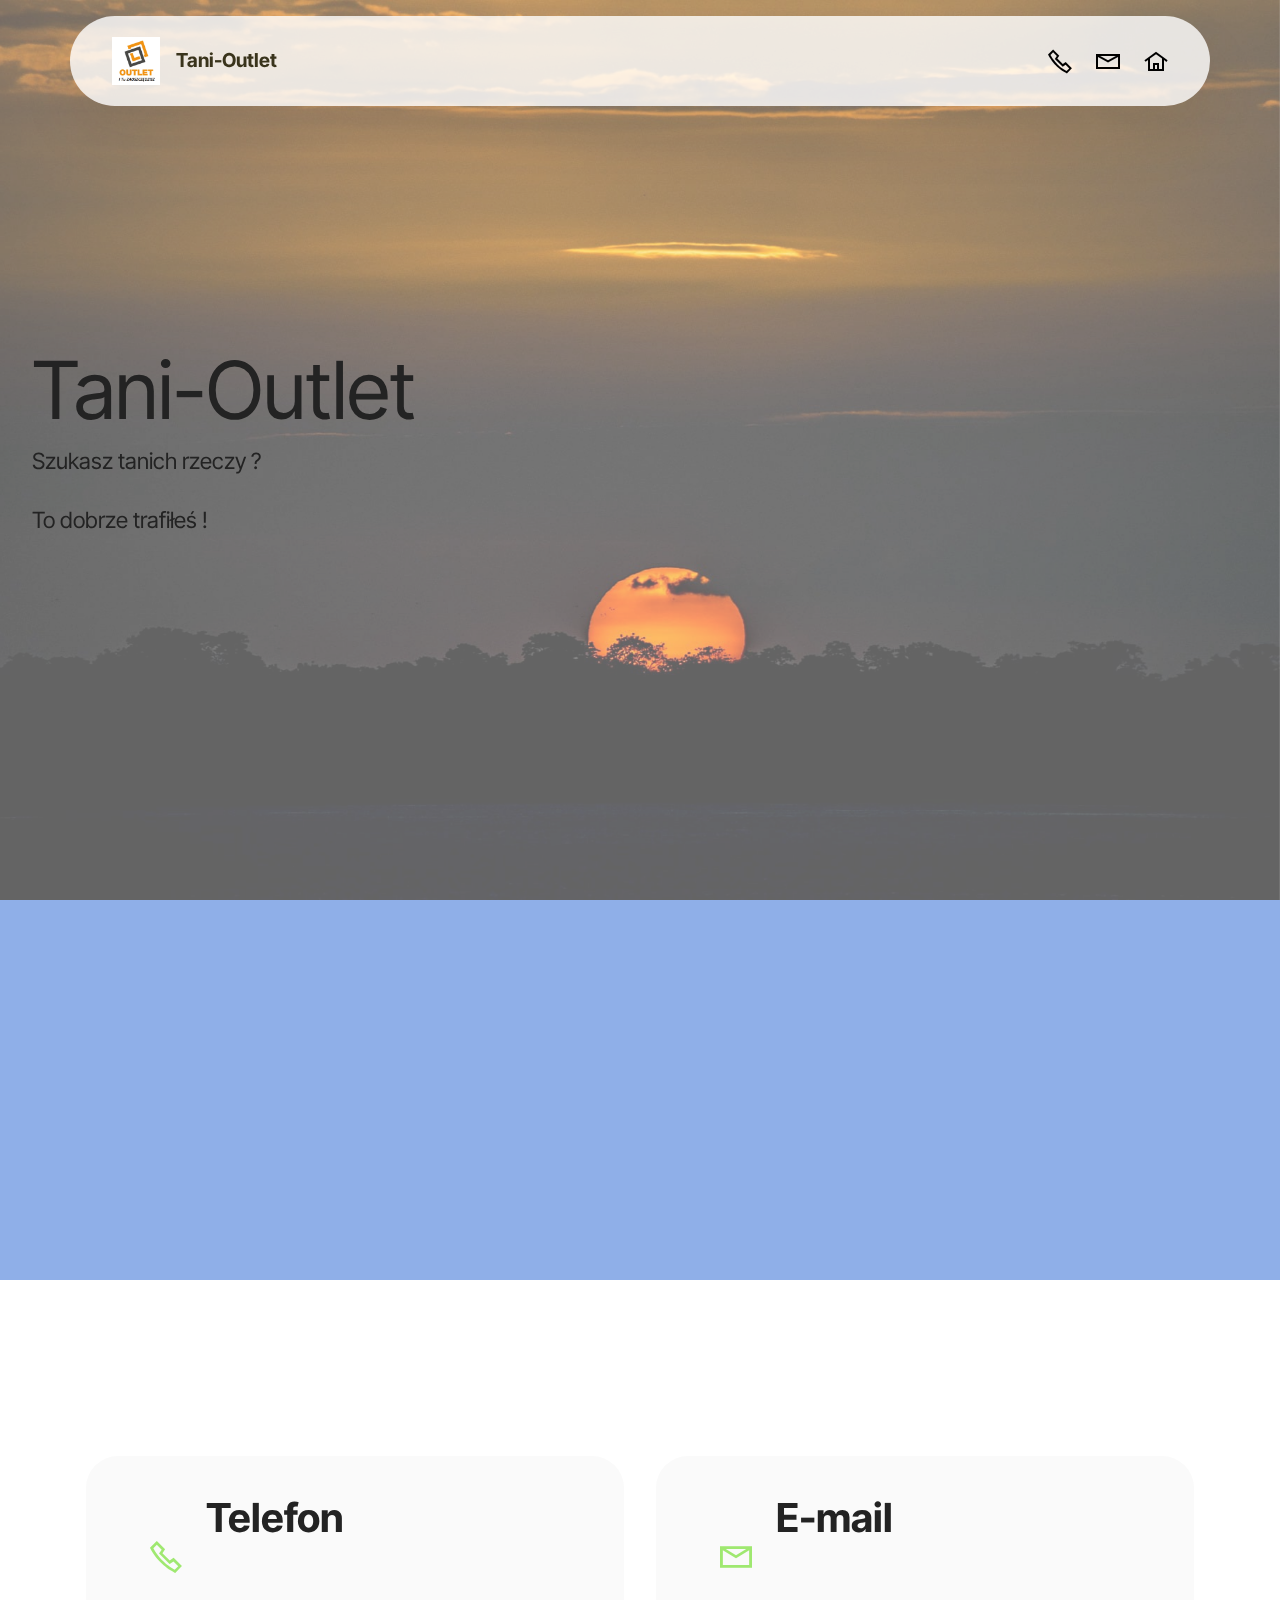
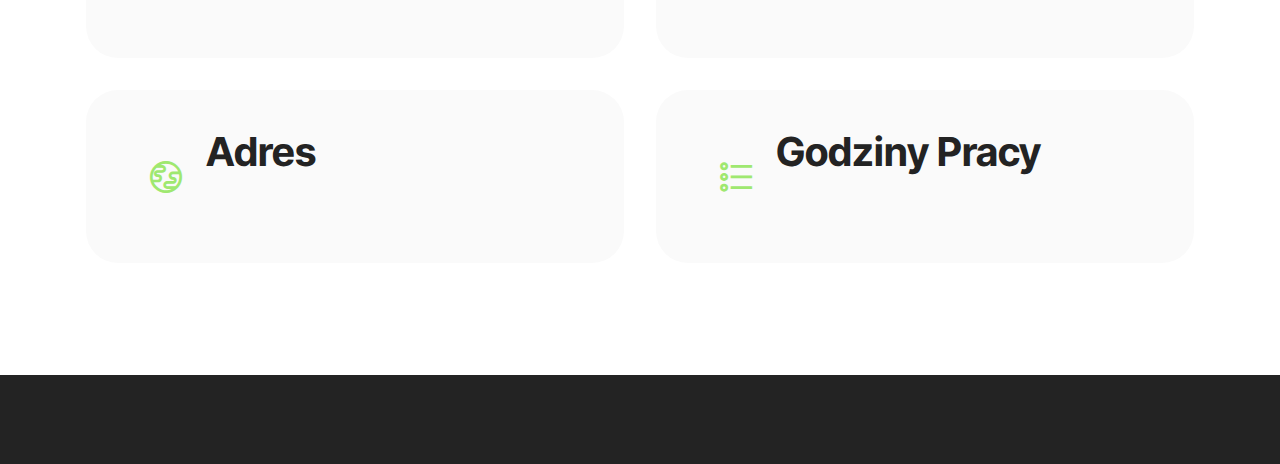
<file: page1.html>
<!DOCTYPE html>
<html  >
<head>
  <!-- Site made with Mobirise Website Builder v5.9.0, https://mobirise.com -->
  <meta charset="UTF-8">
  <meta http-equiv="X-UA-Compatible" content="IE=edge">
  <meta name="generator" content="Mobirise v5.9.0, mobirise.com">
  <meta name="viewport" content="width=device-width, initial-scale=1, minimum-scale=1">
  <link rel="shortcut icon" href="assets/images/moje-logfo-128x128.png" type="image/x-icon">
  <meta name="description" content="">
  
  
  <title>główna</title>
  <link rel="stylesheet" href="assets/web/assets/mobirise-icons2/mobirise2.css">
  <link rel="stylesheet" href="assets/bootstrap/css/bootstrap.min.css">
  <link rel="stylesheet" href="assets/bootstrap/css/bootstrap-grid.min.css">
  <link rel="stylesheet" href="assets/bootstrap/css/bootstrap-reboot.min.css">
  <link rel="stylesheet" href="assets/parallax/jarallax.css">
  <link rel="stylesheet" href="assets/animatecss/animate.css">
  <link rel="stylesheet" href="assets/dropdown/css/style.css">
  <link rel="stylesheet" href="assets/theme/css/style.css">
  <link rel="preload" href="https://fonts.googleapis.com/css?family=Inter+Tight:100,200,300,400,500,600,700,800,900,100i,200i,300i,400i,500i,600i,700i,800i,900i&display=swap" as="style" onload="this.onload=null;this.rel='stylesheet'">
  <noscript><link rel="stylesheet" href="https://fonts.googleapis.com/css?family=Inter+Tight:100,200,300,400,500,600,700,800,900,100i,200i,300i,400i,500i,600i,700i,800i,900i&display=swap"></noscript>
  <link rel="preload" as="style" href="assets/mobirise/css/mbr-additional.css"><link rel="stylesheet" href="assets/mobirise/css/mbr-additional.css" type="text/css">

  
  
  
</head>
<body>
  
  <section data-bs-version="5.1" class="menu menu2 cid-tLLYPX1k57" once="menu" id="menu02-1d">
	

	<nav class="navbar navbar-dropdown navbar-fixed-top navbar-expand-lg">
		<div class="container">
			<div class="navbar-brand">
				<span class="navbar-logo">
					<a href="page1.html">
						<img src="assets/images/moje-logfo-158x158.png" alt="Mobirise Website Builder" style="height: 3rem;">
					</a>
				</span>
				<span class="navbar-caption-wrap"><a class="navbar-caption text-success text-primary display-4" href="page1.html">Tani-Outlet<br></a></span>
			</div>
			<button class="navbar-toggler" type="button" data-toggle="collapse" data-bs-toggle="collapse" data-target="#navbarSupportedContent" data-bs-target="#navbarSupportedContent" aria-controls="navbarNavAltMarkup" aria-expanded="false" aria-label="Toggle navigation">
				<div class="hamburger">
					<span></span>
					<span></span>
					<span></span>
					<span></span>
				</div>
			</button>
			<div class="collapse navbar-collapse" id="navbarSupportedContent">
				
				<div class="icons-menu">
					<a class="iconfont-wrapper" href="page2.html">
						<span class="p-2 mbr-iconfont mobi-mbri-phone mobi-mbri"></span>
					</a>
					<a class="iconfont-wrapper" href="page3.html">
						<span class="p-2 mbr-iconfont mobi-mbri-letter mobi-mbri"></span>
					</a>
					<a class="iconfont-wrapper" href="page1.html">
						<span class="p-2 mbr-iconfont mobi-mbri-home mobi-mbri" style="color: rgb(0, 0, 0); fill: rgb(0, 0, 0);"></span>
					</a>
					
				</div>
				
			</div>
		</div>
	</nav>
</section>

<section data-bs-version="5.1" class="header1 cid-tLLYaUXltq mbr-fullscreen mbr-parallax-background" id="header1-1b">

    

    
    <div class="mbr-overlay" style="opacity: 0.4; background-color: rgb(250, 250, 250);"></div>

    <div class="container-fluid">
        <div class="row">
            <div class="col-12 col-lg-6">
                <h1 class="mbr-section-title mbr-fonts-style mb-3 display-1">Tani-Outlet</h1>
                
                <p class="mbr-text mbr-fonts-style display-7">Szukasz tanich rzeczy ?<br><br>To dobrze trafiłeś !</p>
                
            </div>
        </div>
    </div>
</section>

<section data-bs-version="5.1" class="info3 cid-tLM1SdVpgm" data-bg-video="https://vimeo.com/428046504" id="info3-1j">

    

    <div class="mbr-fallback-image disabled"></div>
    <div class="mbr-overlay" style="opacity: 0.6; background-color: rgb(68, 121, 217);">
    </div>

    <div class="container">
        <div class="row justify-content-center">
            <div class="card col-12 col-lg-10">
                <div class="card-wrapper">
                    <div class="card-box align-center">
                        <h4 class="card-title mbr-fonts-style align-center mb-4 display-1"><strong>Tani-Outlet</strong></h4>
                        <p class="mbr-text mbr-fonts-style mb-4 display-7"></p>
                        <div class="mbr-section-btn mt-3"><a class="btn btn-warning display-4" href="page4.html">Przejdź do sklepu.</a></div>
                    </div>
                </div>
            </div>
        </div>
    </div>
</section>

<section data-bs-version="5.1" class="contacts2 cid-tLLYcvzfLz" id="contacts2-1c">
    <!---->
    

    
    
    <div class="container">
        <div class="mbr-section-head">
            <h3 class="mbr-section-title mbr-fonts-style align-center mb-0 display-2"><strong>Kontakt</strong></h3>
            
        </div>
        <div class="row justify-content-center mt-4">
            <div class="card col-12 col-md-6">
                <div class="card-wrapper">
                    <div class="image-wrapper">
                        <span class="mbr-iconfont mobi-mbri-phone mobi-mbri"></span>
                    </div>
                    <div class="text-wrapper">
                        <h6 class="card-title mbr-fonts-style mb-1 display-5"><strong>Telefon</strong></h6>
                        <p class="mbr-text mbr-fonts-style display-7">570 955 551</p>
                    </div>
                </div>
            </div>
            <div class="card col-12 col-md-6">
                <div class="card-wrapper">
                    <div class="image-wrapper">
                        <span class="mbr-iconfont mobi-mbri-letter mobi-mbri"></span>
                    </div>
                    <div class="text-wrapper">
                        <h6 class="card-title mbr-fonts-style mb-1 display-5">
                            <strong>E-mail</strong>
                        </h6>
                        <p class="mbr-text mbr-fonts-style display-7">fabian.1chrusicicki@gmail.com<br><br></p>
                    </div>
                </div>
            </div>
            <div class="card col-12 col-md-6">
                <div class="card-wrapper">
                    <div class="image-wrapper">
                        <span class="mbr-iconfont mobi-mbri-globe mobi-mbri"></span>
                    </div>
                    <div class="text-wrapper">
                        <h6 class="card-title mbr-fonts-style mb-1 display-5">
                            <strong>Adres</strong></h6>
                        <p class="mbr-text mbr-fonts-style display-7">na końcu świata</p>
                    </div>
                </div>
            </div>
            <div class="card col-12 col-md-6">
                <div class="card-wrapper">
                    <div class="image-wrapper">
                        <span class="mbr-iconfont mobi-mbri-bulleted-list mobi-mbri"></span>
                    </div>
                    <div class="text-wrapper">
                        <h6 class="card-title mbr-fonts-style mb-1 display-5"><strong>Godziny Pracy</strong></h6>
                        <p class="mbr-text mbr-fonts-style display-7">13:00 - 18:00
                        </p>
                    </div>
                </div>
            </div>
        </div>
    </div>
</section>

<section data-bs-version="5.1" class="footer7 cid-tLN8biIRCr" once="footers" id="footer7-2a">

    

    

    <div class="container">
        <div class="media-container-row align-center mbr-white">
            <div class="col-12">
                <p class="mbr-text mb-0 mbr-fonts-style display-7">
                    © Stworzone przez: Fabian Chruścicki.</p>
            </div>
        </div>
    </div>
</section>


<script src="assets/bootstrap/js/bootstrap.bundle.min.js"></script>
  <script src="assets/parallax/jarallax.js"></script>
  <script src="assets/smoothscroll/smooth-scroll.js"></script>
  <script src="assets/ytplayer/index.js"></script>
  <script src="assets/dropdown/js/navbar-dropdown.js"></script>
  <script src="assets/vimeoplayer/player.js"></script>
  <script src="assets/theme/js/script.js"></script>
  
  
  
 <div id="scrollToTop" class="scrollToTop mbr-arrow-up"><a style="text-align: center;"><i class="mbr-arrow-up-icon mbr-arrow-up-icon-cm cm-icon cm-icon-smallarrow-up"></i></a></div>
    <input name="animation" type="hidden">
  </body>
</html>
</file>
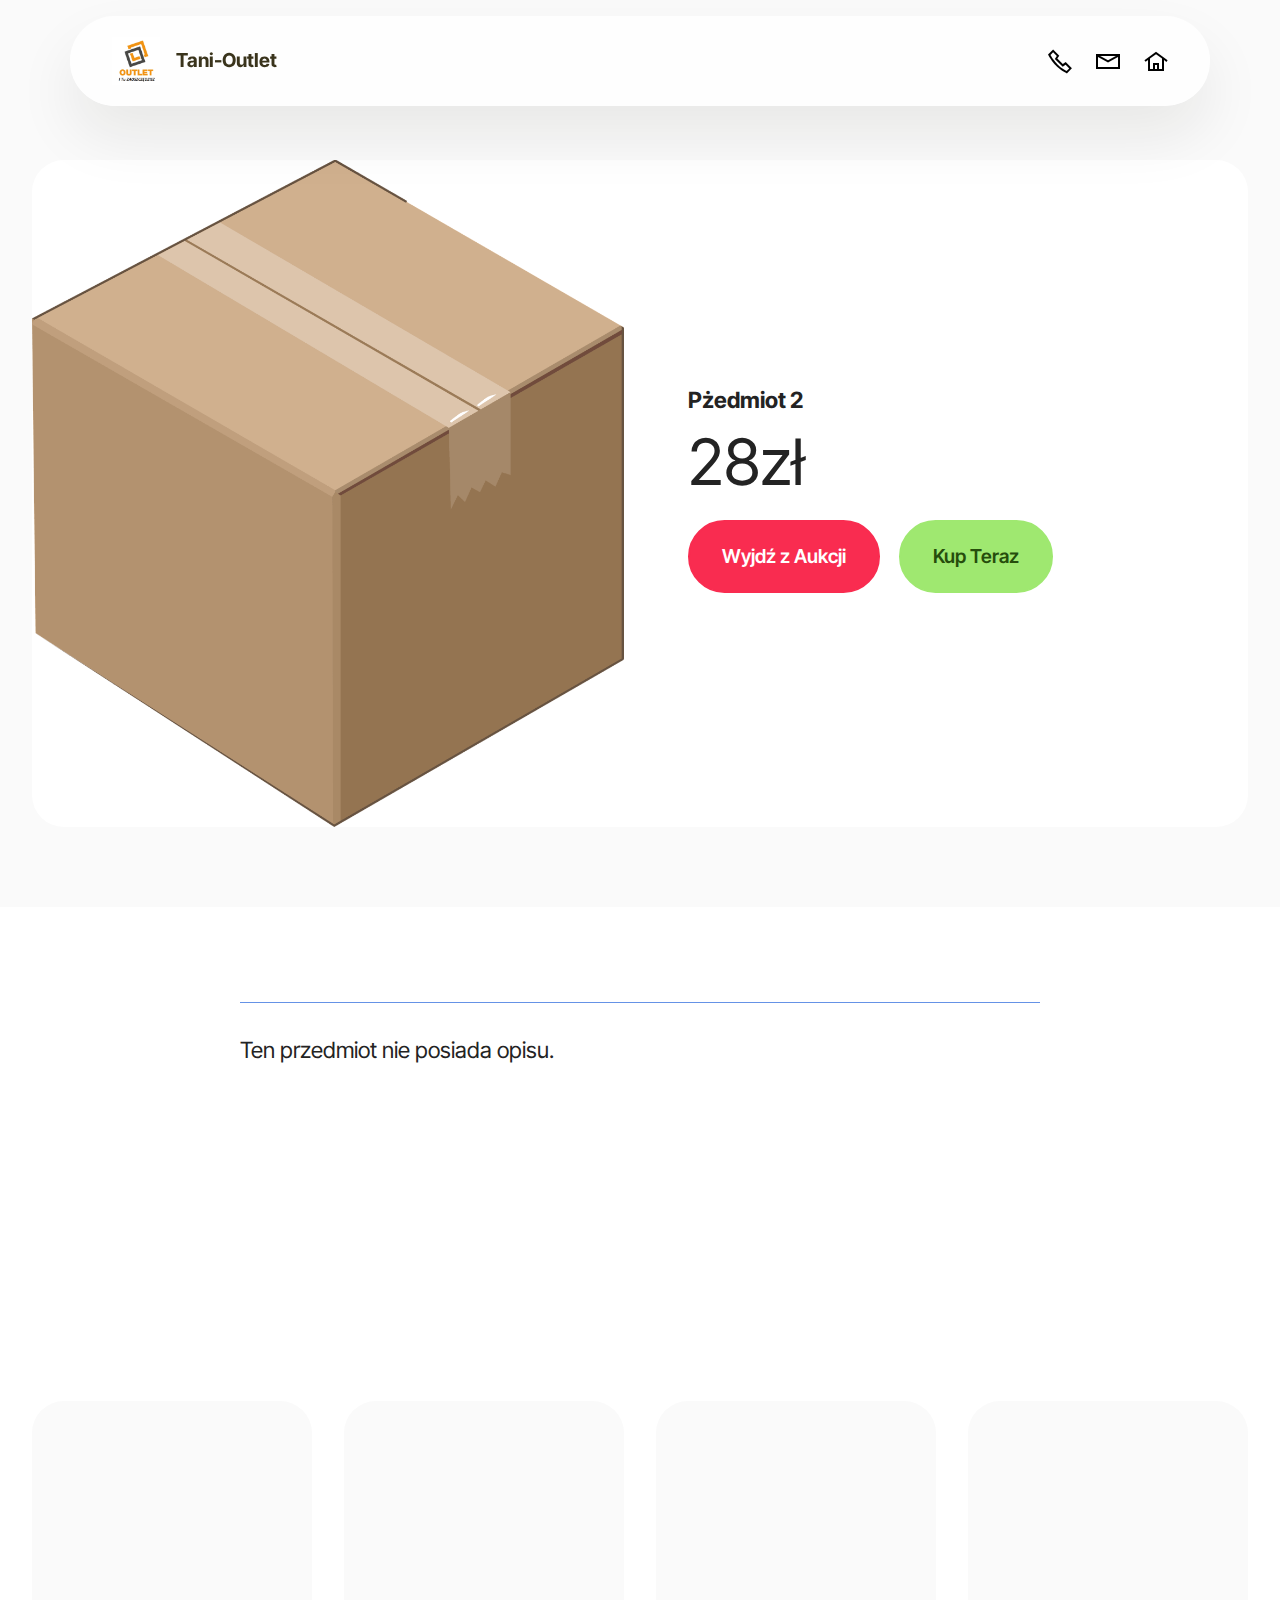
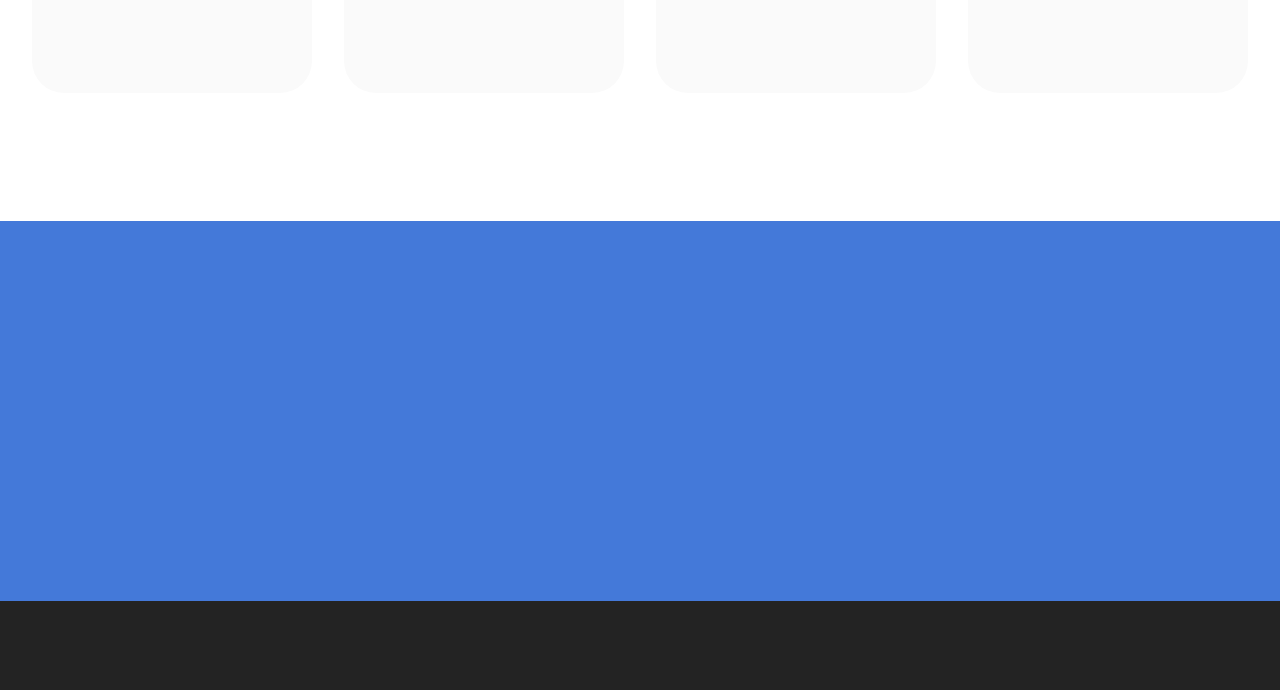
<file: page10.html>
<!DOCTYPE html>
<html  >
<head>
  <!-- Site made with Mobirise Website Builder v5.9.0, https://mobirise.com -->
  <meta charset="UTF-8">
  <meta http-equiv="X-UA-Compatible" content="IE=edge">
  <meta name="generator" content="Mobirise v5.9.0, mobirise.com">
  <meta name="viewport" content="width=device-width, initial-scale=1, minimum-scale=1">
  <link rel="shortcut icon" href="assets/images/moje-logfo-128x128.png" type="image/x-icon">
  <meta name="description" content="">
  
  
  <title>przedmiot 2</title>
  <link rel="stylesheet" href="assets/web/assets/mobirise-icons2/mobirise2.css">
  <link rel="stylesheet" href="assets/bootstrap/css/bootstrap.min.css">
  <link rel="stylesheet" href="assets/bootstrap/css/bootstrap-grid.min.css">
  <link rel="stylesheet" href="assets/bootstrap/css/bootstrap-reboot.min.css">
  <link rel="stylesheet" href="assets/animatecss/animate.css">
  <link rel="stylesheet" href="assets/dropdown/css/style.css">
  <link rel="stylesheet" href="assets/theme/css/style.css">
  <link rel="preload" href="https://fonts.googleapis.com/css?family=Inter+Tight:100,200,300,400,500,600,700,800,900,100i,200i,300i,400i,500i,600i,700i,800i,900i&display=swap" as="style" onload="this.onload=null;this.rel='stylesheet'">
  <noscript><link rel="stylesheet" href="https://fonts.googleapis.com/css?family=Inter+Tight:100,200,300,400,500,600,700,800,900,100i,200i,300i,400i,500i,600i,700i,800i,900i&display=swap"></noscript>
  <link rel="preload" as="style" href="assets/mobirise/css/mbr-additional.css"><link rel="stylesheet" href="assets/mobirise/css/mbr-additional.css" type="text/css">

  
  
  
</head>
<body>
  
  <section data-bs-version="5.1" class="menu menu2 cid-tLNd079VXL" once="menu" id="menu02-2l">
	

	<nav class="navbar navbar-dropdown navbar-fixed-top navbar-expand-lg">
		<div class="container">
			<div class="navbar-brand">
				<span class="navbar-logo">
					<a href="page1.html">
						<img src="assets/images/moje-logfo-158x158.png" alt="Mobirise Website Builder" style="height: 3rem;">
					</a>
				</span>
				<span class="navbar-caption-wrap"><a class="navbar-caption text-success text-primary display-4" href="page1.html">Tani-Outlet<br></a></span>
			</div>
			<button class="navbar-toggler" type="button" data-toggle="collapse" data-bs-toggle="collapse" data-target="#navbarSupportedContent" data-bs-target="#navbarSupportedContent" aria-controls="navbarNavAltMarkup" aria-expanded="false" aria-label="Toggle navigation">
				<div class="hamburger">
					<span></span>
					<span></span>
					<span></span>
					<span></span>
				</div>
			</button>
			<div class="collapse navbar-collapse" id="navbarSupportedContent">
				
				<div class="icons-menu">
					<a class="iconfont-wrapper" href="page2.html">
						<span class="p-2 mbr-iconfont mobi-mbri-phone mobi-mbri"></span>
					</a>
					<a class="iconfont-wrapper" href="page3.html">
						<span class="p-2 mbr-iconfont mobi-mbri-letter mobi-mbri"></span>
					</a>
					<a class="iconfont-wrapper" href="page1.html">
						<span class="p-2 mbr-iconfont mobi-mbri-home mobi-mbri" style="color: rgb(0, 0, 0); fill: rgb(0, 0, 0);"></span>
					</a>
					
				</div>
				
			</div>
		</div>
	</nav>
</section>

<section data-bs-version="5.1" class="features7 cid-tLNd07HKJV" id="features7-2m">
    <!---->
    

    
    
    <div class="container-fluid">
        <div class="card-wrapper">
            <div class="row align-items-center">
                <div class="col-12 col-lg-6">
                    <div class="image-wrapper">
                        <img src="assets/images/mbr-1101x1241.png" alt="Mobirise Website Builder">
                    </div>
                </div>
                <div class="col-12 col-lg">
                    <div class="text-box">
                        <h5 class="mbr-title mbr-fonts-style display-7"><strong>Pżedmiot 2</strong></h5>
                        <p class="mbr-text mbr-fonts-style display-7"></p>
                        <div class="cost">
                            <span class="currentcost mbr-fonts-style pr-2 display-2">28zł</span>
                            <span class="oldcost mbr-fonts-style display-2"></span>
                        </div>
                        <div class="mbr-section-btn pt-3"><a href="page4.html" class="btn btn-secondary display-4">Wyjdź z Aukcji</a> <a href="page6.html" class="btn btn-primary display-4">Kup Teraz</a></div>
                    </div>
                </div>
            </div>
        </div>
    </div>
</section>

<section data-bs-version="5.1" class="tabs content18 cid-tLNd08Swqc" id="tabs1-2o">

    

    
    
    <div class="container-fluid">
        
        <div class="row justify-content-center mt-4">
            <div class="col-12 col-md-8">
                <ul class="nav nav-tabs mb-4" role="tablist">
                    <li class="nav-item first mbr-fonts-style"><a class="nav-link mbr-fonts-style show active display-7" role="tab" data-toggle="tab" data-bs-toggle="tab" href="#tabs1-2j_tab0" aria-selected="true"><strong>OPIS</strong></a></li>
                    <li class="nav-item"><a class="nav-link mbr-fonts-style active display-7" role="tab" data-toggle="tab" data-bs-toggle="tab" href="#tabs1-2o_tab1" aria-selected="true"><strong>SPECYFIKACJA</strong></a></li>
                    <li class="nav-item"><a class="nav-link mbr-fonts-style active display-7" role="tab" data-toggle="tab" data-bs-toggle="tab" href="#tabs1-2o_tab2" aria-selected="true">nr. aukcji</a></li>
                    
                    
                    
                </ul>
                <div class="tab-content">
                    <div id="tab1" class="tab-pane in active" role="tabpanel">
                        <div class="row">
                            <div class="col-md-12">
                                <p class="mbr-text mbr-fonts-style display-7">Ten przedmiot nie posiada opisu.<br></p>
                            </div>
                        </div>
                    </div>
                    <div id="tab2" class="tab-pane" role="tabpanel">
                        <div class="row">
                            <div class="col-md-12">
                                <p class="mbr-text mbr-fonts-style display-7">Ten przedmiot nie posiada specyfikacji.</p>
                            </div>
                        </div>
                    </div>
                    <div id="tab3" class="tab-pane" role="tabpanel">
                        <div class="row">
                            <div class="col-md-12">
                                <p class="mbr-text mbr-fonts-style display-7">nr. 233553253</p>
                            </div>
                        </div>
                    </div>
                    
                    
                    
                </div>
            </div>
        </div>
    </div>
</section>

<section data-bs-version="5.1" class="content3 cid-tLNd08eCJy" id="content3-2n">
    
    
    <div class="container-fluid">
        <div class="mbr-section-head">
            <h4 class="mbr-section-title mbr-fonts-style align-center mb-0 display-2"><strong>Zdjęcia</strong></h4>
            <h5 class="mbr-section-subtitle mbr-fonts-style align-center mb-0 mt-2 display-5"></h5>
        </div>
        <div class="row mt-4">
            <div class="item features-image сol-12 col-md-6 col-lg-3">
                <div class="item-wrapper">
                    <div class="item-img">
                        <img src="assets/images/product5.jpg" alt="Mobirise Website Builder" title="">
                    </div>
                    
                    
                </div>
            </div>
            <div class="item features-image сol-12 col-md-6 col-lg-3">
                <div class="item-wrapper">
                    <div class="item-img">
                        <img src="assets/images/product4.jpg" alt="Mobirise Website Builder" title="">
                    </div>
                    
                    
                </div>
            </div>
            <div class="item features-image сol-12 col-md-6 col-lg-3">
                <div class="item-wrapper">
                    <div class="item-img">
                        <img src="assets/images/product3.jpg" alt="Mobirise Website Builder" title="">
                    </div>
                    
                    
                </div>
            </div><div class="item features-image сol-12 col-md-6 col-lg-3">
                <div class="item-wrapper">
                    <div class="item-img">
                        <img src="assets/images/mbr-1838x1920.png" alt="Mobirise Website Builder" title="" data-slide-to="3" data-bs-slide-to="4">
                    </div>
                    
                    
                </div>
            </div>

        </div>
    </div>
</section>

<section data-bs-version="5.1" class="info1 cid-tLNgqAglzn" id="info1-30">
    

    
    
    <div class="align-center container">
        <div class="row justify-content-center">
            <div class="col-12 col-lg-8">
                <h3 class="mbr-section-title mb-4 mbr-fonts-style display-2">Wysyłka</h3>
                
                <div class="mbr-section-btn"><a class="btn btn-white display-4" href="page11.html">Klknij jeśli chcesz poznać cennik wysyłek</a></div>
            </div>
        </div>
    </div>
</section>

<section data-bs-version="5.1" class="footer7 cid-tLNd09qadG" once="footers" id="footer7-2p">

    

    

    <div class="container">
        <div class="media-container-row align-center mbr-white">
            <div class="col-12">
                <p class="mbr-text mb-0 mbr-fonts-style display-7">
                    © Stworzone przez: Fabian Chruścicki.</p>
            </div>
        </div>
    </div>
</section>


<script src="assets/bootstrap/js/bootstrap.bundle.min.js"></script>
  <script src="assets/smoothscroll/smooth-scroll.js"></script>
  <script src="assets/ytplayer/index.js"></script>
  <script src="assets/dropdown/js/navbar-dropdown.js"></script>
  <script src="assets/mbr-tabs/mbr-tabs.js"></script>
  <script src="assets/theme/js/script.js"></script>
  
  
  
 <div id="scrollToTop" class="scrollToTop mbr-arrow-up"><a style="text-align: center;"><i class="mbr-arrow-up-icon mbr-arrow-up-icon-cm cm-icon cm-icon-smallarrow-up"></i></a></div>
    <input name="animation" type="hidden">
  </body>
</html>
</file>
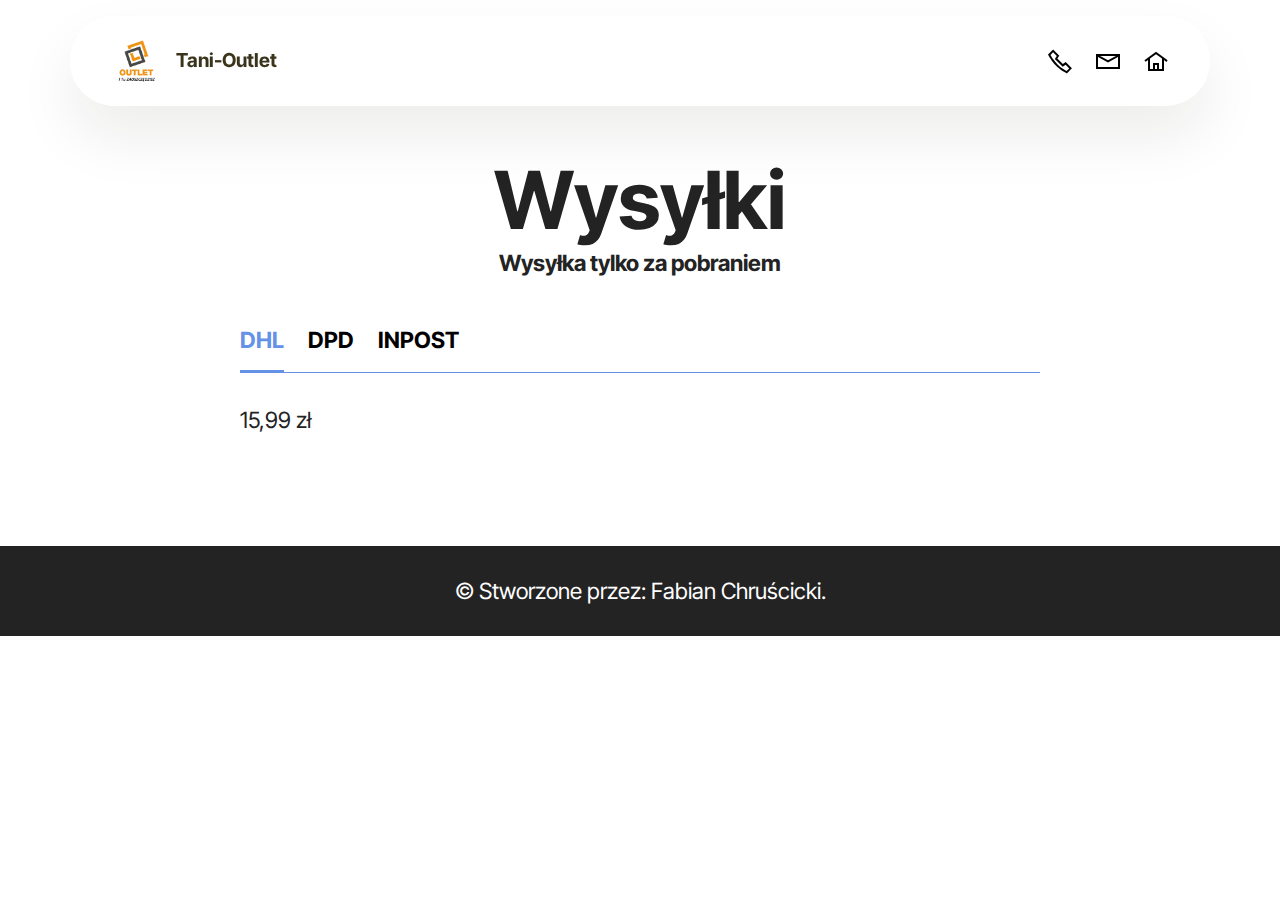
<file: page11.html>
<!DOCTYPE html>
<html  >
<head>
  <!-- Site made with Mobirise Website Builder v5.9.0, https://mobirise.com -->
  <meta charset="UTF-8">
  <meta http-equiv="X-UA-Compatible" content="IE=edge">
  <meta name="generator" content="Mobirise v5.9.0, mobirise.com">
  <meta name="viewport" content="width=device-width, initial-scale=1, minimum-scale=1">
  <link rel="shortcut icon" href="assets/images/moje-logfo-128x128.png" type="image/x-icon">
  <meta name="description" content="">
  
  
  <title>cennik</title>
  <link rel="stylesheet" href="assets/web/assets/mobirise-icons2/mobirise2.css">
  <link rel="stylesheet" href="assets/bootstrap/css/bootstrap.min.css">
  <link rel="stylesheet" href="assets/bootstrap/css/bootstrap-grid.min.css">
  <link rel="stylesheet" href="assets/bootstrap/css/bootstrap-reboot.min.css">
  <link rel="stylesheet" href="assets/animatecss/animate.css">
  <link rel="stylesheet" href="assets/dropdown/css/style.css">
  <link rel="stylesheet" href="assets/theme/css/style.css">
  <link rel="preload" href="https://fonts.googleapis.com/css?family=Inter+Tight:100,200,300,400,500,600,700,800,900,100i,200i,300i,400i,500i,600i,700i,800i,900i&display=swap" as="style" onload="this.onload=null;this.rel='stylesheet'">
  <noscript><link rel="stylesheet" href="https://fonts.googleapis.com/css?family=Inter+Tight:100,200,300,400,500,600,700,800,900,100i,200i,300i,400i,500i,600i,700i,800i,900i&display=swap"></noscript>
  <link rel="preload" as="style" href="assets/mobirise/css/mbr-additional.css"><link rel="stylesheet" href="assets/mobirise/css/mbr-additional.css" type="text/css">

  
  
  
</head>
<body>
  
  <section data-bs-version="5.1" class="menu menu2 cid-tLLYPX1k57" once="menu" id="menu02-2w">
	

	<nav class="navbar navbar-dropdown navbar-fixed-top navbar-expand-lg">
		<div class="container">
			<div class="navbar-brand">
				<span class="navbar-logo">
					<a href="page1.html">
						<img src="assets/images/moje-logfo-158x158.png" alt="Mobirise Website Builder" style="height: 3rem;">
					</a>
				</span>
				<span class="navbar-caption-wrap"><a class="navbar-caption text-success text-primary display-4" href="page1.html">Tani-Outlet<br></a></span>
			</div>
			<button class="navbar-toggler" type="button" data-toggle="collapse" data-bs-toggle="collapse" data-target="#navbarSupportedContent" data-bs-target="#navbarSupportedContent" aria-controls="navbarNavAltMarkup" aria-expanded="false" aria-label="Toggle navigation">
				<div class="hamburger">
					<span></span>
					<span></span>
					<span></span>
					<span></span>
				</div>
			</button>
			<div class="collapse navbar-collapse" id="navbarSupportedContent">
				
				<div class="icons-menu">
					<a class="iconfont-wrapper" href="page2.html">
						<span class="p-2 mbr-iconfont mobi-mbri-phone mobi-mbri"></span>
					</a>
					<a class="iconfont-wrapper" href="page3.html">
						<span class="p-2 mbr-iconfont mobi-mbri-letter mobi-mbri"></span>
					</a>
					<a class="iconfont-wrapper" href="page1.html">
						<span class="p-2 mbr-iconfont mobi-mbri-home mobi-mbri" style="color: rgb(0, 0, 0); fill: rgb(0, 0, 0);"></span>
					</a>
					
				</div>
				
			</div>
		</div>
	</nav>
</section>

<section data-bs-version="5.1" class="tabs content18 cid-tLNfnRdoEY" id="tabs1-2z">

    

    
    
    <div class="container-fluid">
        <div class="row justify-content-center">
            <div class="col-12 col-md-8">
                <h3 class="mbr-section-title mb-0 mbr-fonts-style display-1"><strong>Wysyłki</strong><strong><br></strong></h3>
                <h4 class="mbr-section-subtitle mb-0 mt-2 mbr-fonts-style display-7"><strong>Wysyłka tylko za pobraniem</strong></h4>
            </div>
        </div>
        <div class="row justify-content-center mt-4">
            <div class="col-12 col-md-8">
                <ul class="nav nav-tabs mb-4" role="tablist">
                    <li class="nav-item first mbr-fonts-style"><a class="nav-link mbr-fonts-style show active display-7" role="tab" data-toggle="tab" data-bs-toggle="tab" href="#tabs1-2z_tab0" aria-selected="true"><strong>DHL</strong></a></li>
                    <li class="nav-item"><a class="nav-link mbr-fonts-style active display-7" role="tab" data-toggle="tab" data-bs-toggle="tab" href="#tabs1-2z_tab1" aria-selected="true"><strong>DPD</strong></a></li>
                    <li class="nav-item"><a class="nav-link mbr-fonts-style active display-7" role="tab" data-toggle="tab" data-bs-toggle="tab" href="#tabs1-2z_tab2" aria-selected="true"><strong>INPOST</strong></a></li>
                    
                    
                    
                </ul>
                <div class="tab-content">
                    <div id="tab1" class="tab-pane in active" role="tabpanel">
                        <div class="row">
                            <div class="col-md-12">
                                <p class="mbr-text mbr-fonts-style display-7">15,99 zł</p>
                            </div>
                        </div>
                    </div>
                    <div id="tab2" class="tab-pane" role="tabpanel">
                        <div class="row">
                            <div class="col-md-12">
                                <p class="mbr-text mbr-fonts-style display-7">22,31 zł</p>
                            </div>
                        </div>
                    </div>
                    <div id="tab3" class="tab-pane" role="tabpanel">
                        <div class="row">
                            <div class="col-md-12">
                                <p class="mbr-text mbr-fonts-style display-7">10,00 zł</p>
                            </div>
                        </div>
                    </div>
                    
                    
                    
                </div>
            </div>
        </div>
    </div>
</section>

<section data-bs-version="5.1" class="footer7 cid-tLN8biIRCr" once="footers" id="footer7-2x">

    

    

    <div class="container">
        <div class="media-container-row align-center mbr-white">
            <div class="col-12">
                <p class="mbr-text mb-0 mbr-fonts-style display-7">
                    © Stworzone przez: Fabian Chruścicki.</p>
            </div>
        </div>
    </div>
</section>


<script src="assets/bootstrap/js/bootstrap.bundle.min.js"></script>
  <script src="assets/smoothscroll/smooth-scroll.js"></script>
  <script src="assets/ytplayer/index.js"></script>
  <script src="assets/dropdown/js/navbar-dropdown.js"></script>
  <script src="assets/mbr-tabs/mbr-tabs.js"></script>
  <script src="assets/theme/js/script.js"></script>
  
  
  
 <div id="scrollToTop" class="scrollToTop mbr-arrow-up"><a style="text-align: center;"><i class="mbr-arrow-up-icon mbr-arrow-up-icon-cm cm-icon cm-icon-smallarrow-up"></i></a></div>
    <input name="animation" type="hidden">
  </body>
</html>
</file>
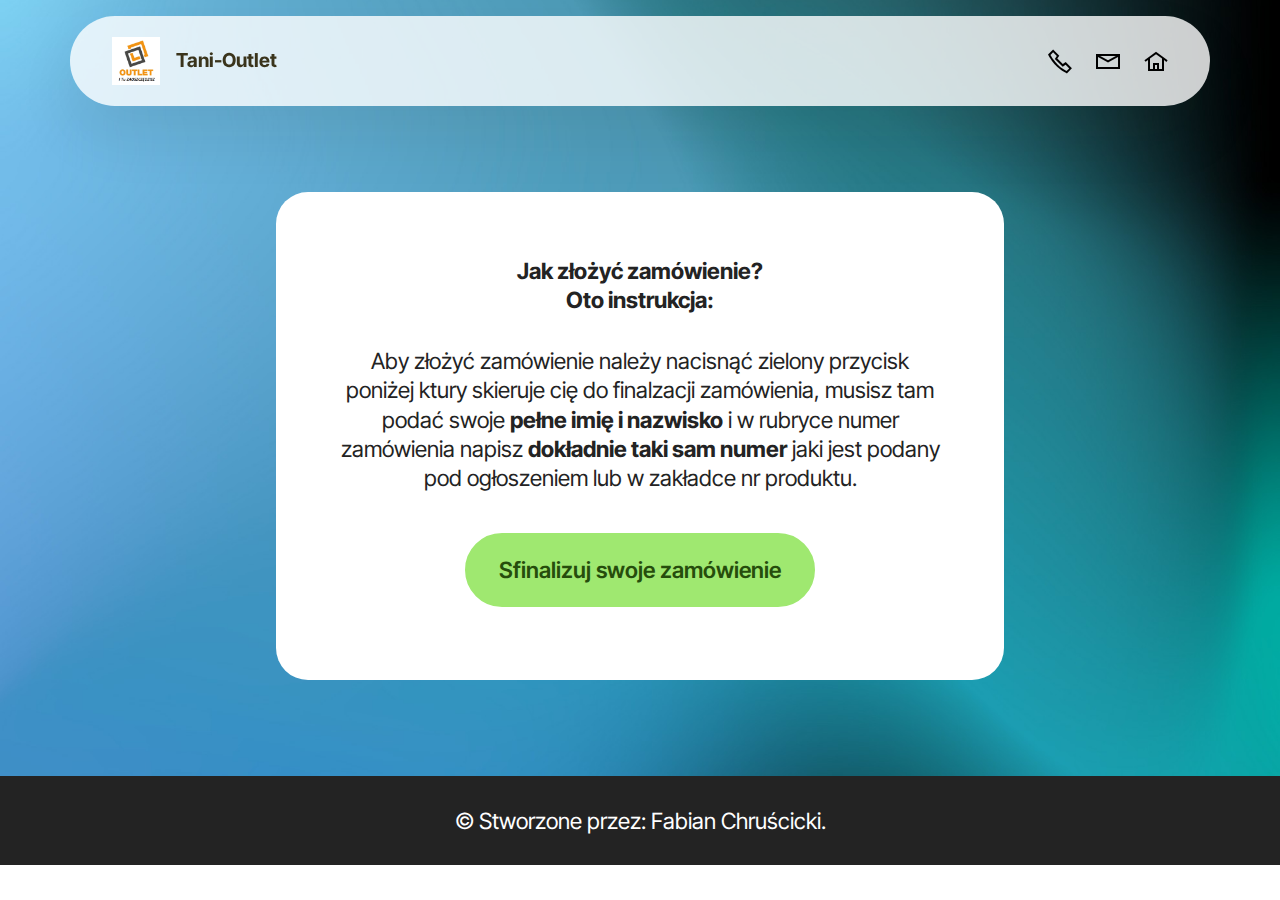
<file: page12.html>
<!DOCTYPE html>
<html  >
<head>
  <!-- Site made with Mobirise Website Builder v5.9.0, https://mobirise.com -->
  <meta charset="UTF-8">
  <meta http-equiv="X-UA-Compatible" content="IE=edge">
  <meta name="generator" content="Mobirise v5.9.0, mobirise.com">
  <meta name="viewport" content="width=device-width, initial-scale=1, minimum-scale=1">
  <link rel="shortcut icon" href="assets/images/moje-logfo-128x128.png" type="image/x-icon">
  <meta name="description" content="">
  
  
  <title>instrukcja zamawiania</title>
  <link rel="stylesheet" href="assets/web/assets/mobirise-icons2/mobirise2.css">
  <link rel="stylesheet" href="assets/bootstrap/css/bootstrap.min.css">
  <link rel="stylesheet" href="assets/bootstrap/css/bootstrap-grid.min.css">
  <link rel="stylesheet" href="assets/bootstrap/css/bootstrap-reboot.min.css">
  <link rel="stylesheet" href="assets/animatecss/animate.css">
  <link rel="stylesheet" href="assets/dropdown/css/style.css">
  <link rel="stylesheet" href="assets/theme/css/style.css">
  <link rel="preload" href="https://fonts.googleapis.com/css?family=Inter+Tight:100,200,300,400,500,600,700,800,900,100i,200i,300i,400i,500i,600i,700i,800i,900i&display=swap" as="style" onload="this.onload=null;this.rel='stylesheet'">
  <noscript><link rel="stylesheet" href="https://fonts.googleapis.com/css?family=Inter+Tight:100,200,300,400,500,600,700,800,900,100i,200i,300i,400i,500i,600i,700i,800i,900i&display=swap"></noscript>
  <link rel="preload" as="style" href="assets/mobirise/css/mbr-additional.css"><link rel="stylesheet" href="assets/mobirise/css/mbr-additional.css" type="text/css">

  
  
  
</head>
<body>
  
  <section data-bs-version="5.1" class="menu menu2 cid-tLLYPX1k57" once="menu" id="menu02-33">
	

	<nav class="navbar navbar-dropdown navbar-fixed-top navbar-expand-lg">
		<div class="container">
			<div class="navbar-brand">
				<span class="navbar-logo">
					<a href="page1.html">
						<img src="assets/images/moje-logfo-158x158.png" alt="Mobirise Website Builder" style="height: 3rem;">
					</a>
				</span>
				<span class="navbar-caption-wrap"><a class="navbar-caption text-success text-primary display-4" href="page1.html">Tani-Outlet<br></a></span>
			</div>
			<button class="navbar-toggler" type="button" data-toggle="collapse" data-bs-toggle="collapse" data-target="#navbarSupportedContent" data-bs-target="#navbarSupportedContent" aria-controls="navbarNavAltMarkup" aria-expanded="false" aria-label="Toggle navigation">
				<div class="hamburger">
					<span></span>
					<span></span>
					<span></span>
					<span></span>
				</div>
			</button>
			<div class="collapse navbar-collapse" id="navbarSupportedContent">
				
				<div class="icons-menu">
					<a class="iconfont-wrapper" href="page2.html">
						<span class="p-2 mbr-iconfont mobi-mbri-phone mobi-mbri"></span>
					</a>
					<a class="iconfont-wrapper" href="page3.html">
						<span class="p-2 mbr-iconfont mobi-mbri-letter mobi-mbri"></span>
					</a>
					<a class="iconfont-wrapper" href="page1.html">
						<span class="p-2 mbr-iconfont mobi-mbri-home mobi-mbri" style="color: rgb(0, 0, 0); fill: rgb(0, 0, 0);"></span>
					</a>
					
				</div>
				
			</div>
		</div>
	</nav>
</section>

<section data-bs-version="5.1" class="header14 cid-tLOdDzPsEC" id="header14-35">
	

	
	
	<div class="container">
		<div class="row justify-content-center">
			<div class="card col-12 col-md-12 col-lg-8">
				<div class="card-wrapper">
					<div class="card-box align-center">
						<h1 class="card-title mbr-fonts-style mb-4 display-7"><strong>Jak złożyć zamówienie?<br>Oto instrukcja:</strong></h1>
						<p class="mbr-text mbr-fonts-style mb-4 display-7">Aby złożyć zamówienie należy nacisnąć zielony przycisk poniżej ktury skieruje cię do finalzacji zamówienia, musisz tam podać swoje <strong>pełne imię i nazwisko</strong> i w rubryce numer zamówienia napisz <strong>dokładnie taki sam numer</strong> jaki jest podany pod ogłoszeniem lub w zakładce nr produktu.</p>
						<div class="mbr-section-btn mt-4"><a class="btn btn-primary display-7" href="page5.html">Sfinalizuj swoje zamówienie</a></div>
					</div>
				</div>
			</div>
		</div>
	</div>
</section>

<section data-bs-version="5.1" class="footer7 cid-tLN83VUEl5" once="footers" id="footer7-34">

    

    

    <div class="container">
        <div class="media-container-row align-center mbr-white">
            <div class="col-12">
                <p class="mbr-text mb-0 mbr-fonts-style display-7">
                    © Stworzone przez: Fabian Chruścicki.</p>
            </div>
        </div>
    </div>
</section>


<script src="assets/bootstrap/js/bootstrap.bundle.min.js"></script>
  <script src="assets/smoothscroll/smooth-scroll.js"></script>
  <script src="assets/ytplayer/index.js"></script>
  <script src="assets/dropdown/js/navbar-dropdown.js"></script>
  <script src="assets/theme/js/script.js"></script>
  
  
  
 <div id="scrollToTop" class="scrollToTop mbr-arrow-up"><a style="text-align: center;"><i class="mbr-arrow-up-icon mbr-arrow-up-icon-cm cm-icon cm-icon-smallarrow-up"></i></a></div>
    <input name="animation" type="hidden">
  </body>
</html>
</file>
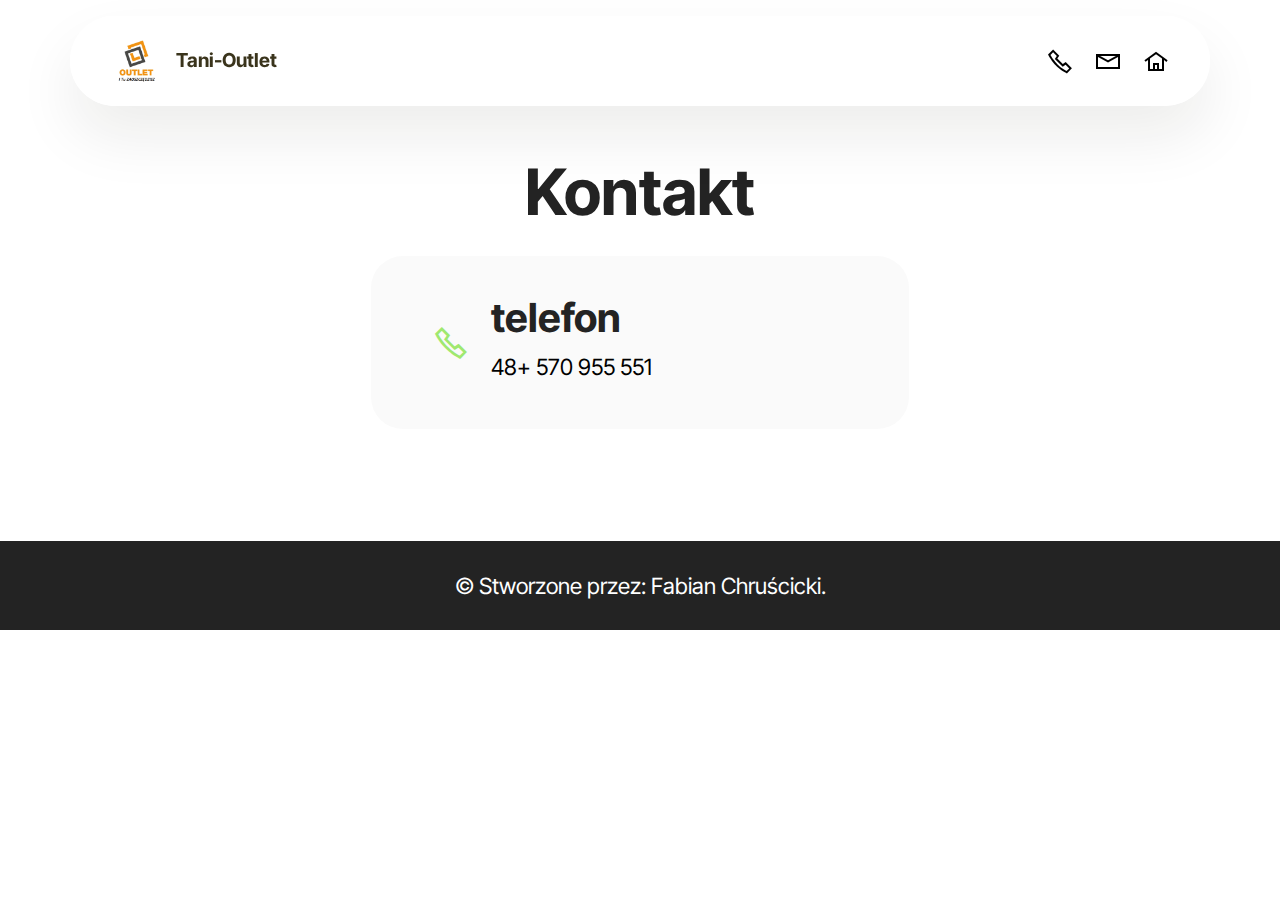
<file: page2.html>
<!DOCTYPE html>
<html  >
<head>
  <!-- Site made with Mobirise Website Builder v5.9.0, https://mobirise.com -->
  <meta charset="UTF-8">
  <meta http-equiv="X-UA-Compatible" content="IE=edge">
  <meta name="generator" content="Mobirise v5.9.0, mobirise.com">
  <meta name="viewport" content="width=device-width, initial-scale=1, minimum-scale=1">
  <link rel="shortcut icon" href="assets/images/moje-logfo-128x128.png" type="image/x-icon">
  <meta name="description" content="">
  
  
  <title>telefon</title>
  <link rel="stylesheet" href="assets/web/assets/mobirise-icons2/mobirise2.css">
  <link rel="stylesheet" href="assets/bootstrap/css/bootstrap.min.css">
  <link rel="stylesheet" href="assets/bootstrap/css/bootstrap-grid.min.css">
  <link rel="stylesheet" href="assets/bootstrap/css/bootstrap-reboot.min.css">
  <link rel="stylesheet" href="assets/animatecss/animate.css">
  <link rel="stylesheet" href="assets/dropdown/css/style.css">
  <link rel="stylesheet" href="assets/theme/css/style.css">
  <link rel="preload" href="https://fonts.googleapis.com/css?family=Inter+Tight:100,200,300,400,500,600,700,800,900,100i,200i,300i,400i,500i,600i,700i,800i,900i&display=swap" as="style" onload="this.onload=null;this.rel='stylesheet'">
  <noscript><link rel="stylesheet" href="https://fonts.googleapis.com/css?family=Inter+Tight:100,200,300,400,500,600,700,800,900,100i,200i,300i,400i,500i,600i,700i,800i,900i&display=swap"></noscript>
  <link rel="preload" as="style" href="assets/mobirise/css/mbr-additional.css"><link rel="stylesheet" href="assets/mobirise/css/mbr-additional.css" type="text/css">

  
  
  
</head>
<body>
  
  <section data-bs-version="5.1" class="menu menu2 cid-tLLYPX1k57" once="menu" id="menu02-1k">
	

	<nav class="navbar navbar-dropdown navbar-fixed-top navbar-expand-lg">
		<div class="container">
			<div class="navbar-brand">
				<span class="navbar-logo">
					<a href="page1.html">
						<img src="assets/images/moje-logfo-158x158.png" alt="Mobirise Website Builder" style="height: 3rem;">
					</a>
				</span>
				<span class="navbar-caption-wrap"><a class="navbar-caption text-success text-primary display-4" href="page1.html">Tani-Outlet<br></a></span>
			</div>
			<button class="navbar-toggler" type="button" data-toggle="collapse" data-bs-toggle="collapse" data-target="#navbarSupportedContent" data-bs-target="#navbarSupportedContent" aria-controls="navbarNavAltMarkup" aria-expanded="false" aria-label="Toggle navigation">
				<div class="hamburger">
					<span></span>
					<span></span>
					<span></span>
					<span></span>
				</div>
			</button>
			<div class="collapse navbar-collapse" id="navbarSupportedContent">
				
				<div class="icons-menu">
					<a class="iconfont-wrapper" href="page2.html">
						<span class="p-2 mbr-iconfont mobi-mbri-phone mobi-mbri"></span>
					</a>
					<a class="iconfont-wrapper" href="page3.html">
						<span class="p-2 mbr-iconfont mobi-mbri-letter mobi-mbri"></span>
					</a>
					<a class="iconfont-wrapper" href="page1.html">
						<span class="p-2 mbr-iconfont mobi-mbri-home mobi-mbri" style="color: rgb(0, 0, 0); fill: rgb(0, 0, 0);"></span>
					</a>
					
				</div>
				
			</div>
		</div>
	</nav>
</section>

<section data-bs-version="5.1" class="contacts2 cid-tLMC26ms4g" id="contacts2-1r">
    <!---->
    

    
    
    <div class="container">
        <div class="mbr-section-head">
            <h3 class="mbr-section-title mbr-fonts-style align-center mb-0 display-2"><strong>Kontakt</strong></h3>
            
        </div>
        <div class="row justify-content-center mt-4">
            <div class="card col-12 col-md-6">
                <div class="card-wrapper">
                    <div class="image-wrapper">
                        <span class="mbr-iconfont mobi-mbri-phone mobi-mbri"></span>
                    </div>
                    <div class="text-wrapper">
                        <h6 class="card-title mbr-fonts-style mb-1 display-5"><strong>telefon</strong></h6>
                        <p class="mbr-text mbr-fonts-style display-7">48+ 570 955 551</p>
                    </div>
                </div>
            </div>
            
            
            
        </div>
    </div>
</section>

<section data-bs-version="5.1" class="footer7 cid-tLN86ZaG2Z" once="footers" id="footer7-29">

    

    

    <div class="container">
        <div class="media-container-row align-center mbr-white">
            <div class="col-12">
                <p class="mbr-text mb-0 mbr-fonts-style display-7">
                    © Stworzone przez: Fabian Chruścicki.</p>
            </div>
        </div>
    </div>
</section>


<script src="assets/bootstrap/js/bootstrap.bundle.min.js"></script>
  <script src="assets/smoothscroll/smooth-scroll.js"></script>
  <script src="assets/ytplayer/index.js"></script>
  <script src="assets/dropdown/js/navbar-dropdown.js"></script>
  <script src="assets/theme/js/script.js"></script>
  
  
  
 <div id="scrollToTop" class="scrollToTop mbr-arrow-up"><a style="text-align: center;"><i class="mbr-arrow-up-icon mbr-arrow-up-icon-cm cm-icon cm-icon-smallarrow-up"></i></a></div>
    <input name="animation" type="hidden">
  </body>
</html>
</file>
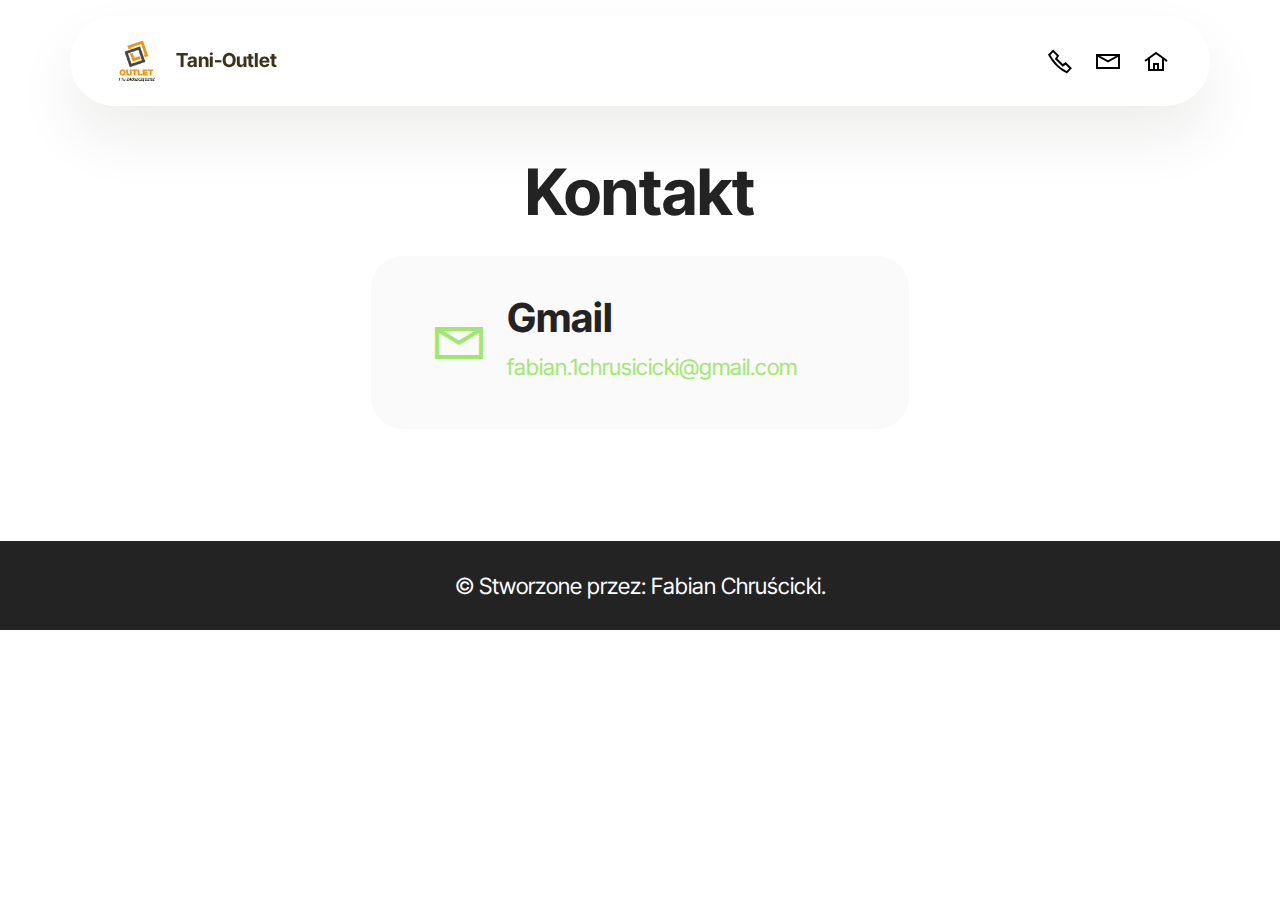
<file: page3.html>
<!DOCTYPE html>
<html  >
<head>
  <!-- Site made with Mobirise Website Builder v5.9.0, https://mobirise.com -->
  <meta charset="UTF-8">
  <meta http-equiv="X-UA-Compatible" content="IE=edge">
  <meta name="generator" content="Mobirise v5.9.0, mobirise.com">
  <meta name="viewport" content="width=device-width, initial-scale=1, minimum-scale=1">
  <link rel="shortcut icon" href="assets/images/moje-logfo-128x128.png" type="image/x-icon">
  <meta name="description" content="">
  
  
  <title>gmail</title>
  <link rel="stylesheet" href="assets/web/assets/mobirise-icons2/mobirise2.css">
  <link rel="stylesheet" href="assets/bootstrap/css/bootstrap.min.css">
  <link rel="stylesheet" href="assets/bootstrap/css/bootstrap-grid.min.css">
  <link rel="stylesheet" href="assets/bootstrap/css/bootstrap-reboot.min.css">
  <link rel="stylesheet" href="assets/animatecss/animate.css">
  <link rel="stylesheet" href="assets/dropdown/css/style.css">
  <link rel="stylesheet" href="assets/theme/css/style.css">
  <link rel="preload" href="https://fonts.googleapis.com/css?family=Inter+Tight:100,200,300,400,500,600,700,800,900,100i,200i,300i,400i,500i,600i,700i,800i,900i&display=swap" as="style" onload="this.onload=null;this.rel='stylesheet'">
  <noscript><link rel="stylesheet" href="https://fonts.googleapis.com/css?family=Inter+Tight:100,200,300,400,500,600,700,800,900,100i,200i,300i,400i,500i,600i,700i,800i,900i&display=swap"></noscript>
  <link rel="preload" as="style" href="assets/mobirise/css/mbr-additional.css"><link rel="stylesheet" href="assets/mobirise/css/mbr-additional.css" type="text/css">

  
  
  
</head>
<body>
  
  <section data-bs-version="5.1" class="menu menu2 cid-tLLYPX1k57" once="menu" id="menu02-1l">
	

	<nav class="navbar navbar-dropdown navbar-fixed-top navbar-expand-lg">
		<div class="container">
			<div class="navbar-brand">
				<span class="navbar-logo">
					<a href="page1.html">
						<img src="assets/images/moje-logfo-158x158.png" alt="Mobirise Website Builder" style="height: 3rem;">
					</a>
				</span>
				<span class="navbar-caption-wrap"><a class="navbar-caption text-success text-primary display-4" href="page1.html">Tani-Outlet<br></a></span>
			</div>
			<button class="navbar-toggler" type="button" data-toggle="collapse" data-bs-toggle="collapse" data-target="#navbarSupportedContent" data-bs-target="#navbarSupportedContent" aria-controls="navbarNavAltMarkup" aria-expanded="false" aria-label="Toggle navigation">
				<div class="hamburger">
					<span></span>
					<span></span>
					<span></span>
					<span></span>
				</div>
			</button>
			<div class="collapse navbar-collapse" id="navbarSupportedContent">
				
				<div class="icons-menu">
					<a class="iconfont-wrapper" href="page2.html">
						<span class="p-2 mbr-iconfont mobi-mbri-phone mobi-mbri"></span>
					</a>
					<a class="iconfont-wrapper" href="page3.html">
						<span class="p-2 mbr-iconfont mobi-mbri-letter mobi-mbri"></span>
					</a>
					<a class="iconfont-wrapper" href="page1.html">
						<span class="p-2 mbr-iconfont mobi-mbri-home mobi-mbri" style="color: rgb(0, 0, 0); fill: rgb(0, 0, 0);"></span>
					</a>
					
				</div>
				
			</div>
		</div>
	</nav>
</section>

<section data-bs-version="5.1" class="contacts2 cid-tLMClUXusd" id="contacts2-1s">
    <!---->
    

    
    
    <div class="container">
        <div class="mbr-section-head">
            <h3 class="mbr-section-title mbr-fonts-style align-center mb-0 display-2"><strong>Kontakt</strong><strong><br></strong></h3>
            
        </div>
        <div class="row justify-content-center mt-4">
            <div class="card col-12 col-md-6">
                <div class="card-wrapper">
                    <div class="image-wrapper">
                        <span class="mbr-iconfont mobi-mbri-letter mobi-mbri"></span>
                    </div>
                    <div class="text-wrapper">
                        <h6 class="card-title mbr-fonts-style mb-1 display-5"><strong>Gmail</strong></h6>
                        <p class="mbr-text mbr-fonts-style display-7"><a href="mailto:fabian.1chrusicki@gmail.com" class="text-primary">fabian.1chrusicicki@gmail.com</a></p>
                    </div>
                </div>
            </div>
            
            
            
        </div>
    </div>
</section>

<section data-bs-version="5.1" class="footer7 cid-tLN7ShMvrw" once="footers" id="footer7-25">

    

    

    <div class="container">
        <div class="media-container-row align-center mbr-white">
            <div class="col-12">
                <p class="mbr-text mb-0 mbr-fonts-style display-7">
                    © Stworzone przez: Fabian Chruścicki.</p>
            </div>
        </div>
    </div>
</section>


<script src="assets/bootstrap/js/bootstrap.bundle.min.js"></script>
  <script src="assets/smoothscroll/smooth-scroll.js"></script>
  <script src="assets/ytplayer/index.js"></script>
  <script src="assets/dropdown/js/navbar-dropdown.js"></script>
  <script src="assets/theme/js/script.js"></script>
  
  
  
 <div id="scrollToTop" class="scrollToTop mbr-arrow-up"><a style="text-align: center;"><i class="mbr-arrow-up-icon mbr-arrow-up-icon-cm cm-icon cm-icon-smallarrow-up"></i></a></div>
    <input name="animation" type="hidden">
  </body>
</html>
</file>
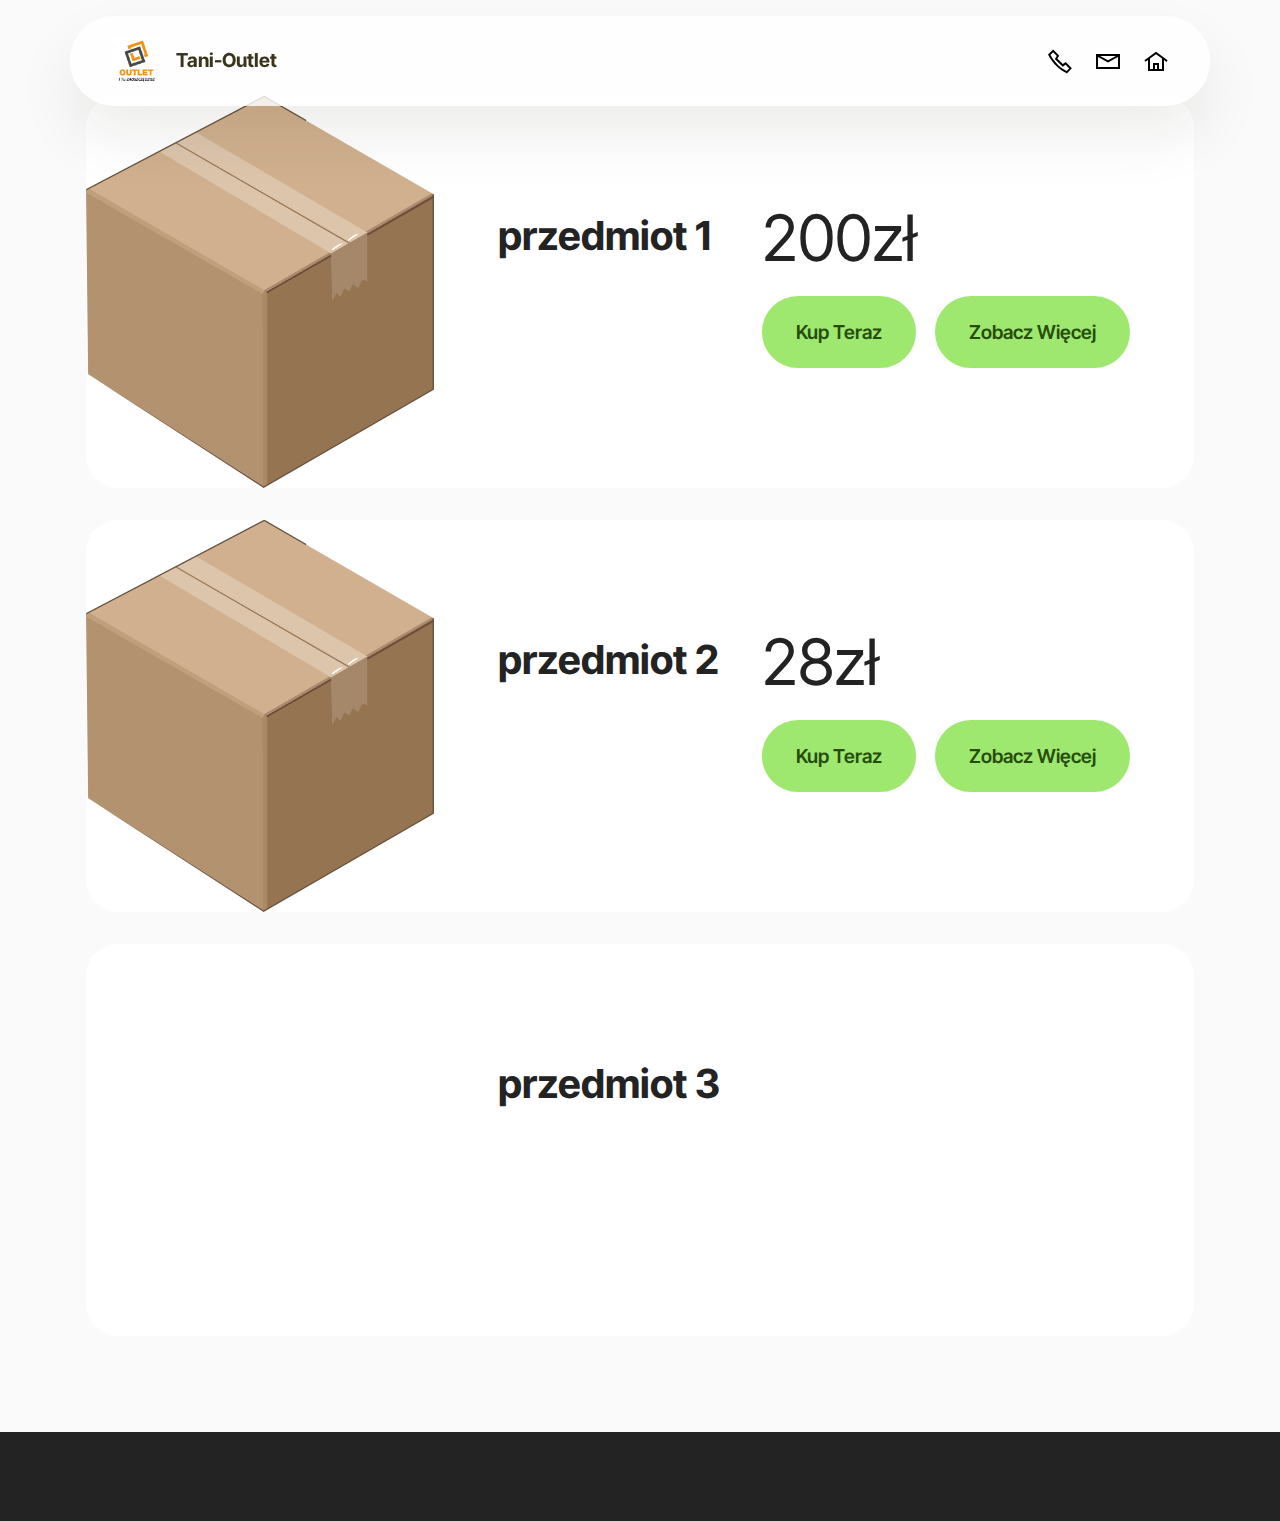
<file: page4.html>
<!DOCTYPE html>
<html  >
<head>
  <!-- Site made with Mobirise Website Builder v5.9.0, https://mobirise.com -->
  <meta charset="UTF-8">
  <meta http-equiv="X-UA-Compatible" content="IE=edge">
  <meta name="generator" content="Mobirise v5.9.0, mobirise.com">
  <meta name="viewport" content="width=device-width, initial-scale=1, minimum-scale=1">
  <link rel="shortcut icon" href="assets/images/moje-logfo-128x128.png" type="image/x-icon">
  <meta name="description" content="">
  
  
  <title>sklep</title>
  <link rel="stylesheet" href="assets/web/assets/mobirise-icons2/mobirise2.css">
  <link rel="stylesheet" href="assets/bootstrap/css/bootstrap.min.css">
  <link rel="stylesheet" href="assets/bootstrap/css/bootstrap-grid.min.css">
  <link rel="stylesheet" href="assets/bootstrap/css/bootstrap-reboot.min.css">
  <link rel="stylesheet" href="assets/animatecss/animate.css">
  <link rel="stylesheet" href="assets/dropdown/css/style.css">
  <link rel="stylesheet" href="assets/theme/css/style.css">
  <link rel="preload" href="https://fonts.googleapis.com/css?family=Inter+Tight:100,200,300,400,500,600,700,800,900,100i,200i,300i,400i,500i,600i,700i,800i,900i&display=swap" as="style" onload="this.onload=null;this.rel='stylesheet'">
  <noscript><link rel="stylesheet" href="https://fonts.googleapis.com/css?family=Inter+Tight:100,200,300,400,500,600,700,800,900,100i,200i,300i,400i,500i,600i,700i,800i,900i&display=swap"></noscript>
  <link rel="preload" as="style" href="assets/mobirise/css/mbr-additional.css"><link rel="stylesheet" href="assets/mobirise/css/mbr-additional.css" type="text/css">

  
  
  
</head>
<body>
  
  <section data-bs-version="5.1" class="menu menu2 cid-tLLYPX1k57" once="menu" id="menu02-1m">
	

	<nav class="navbar navbar-dropdown navbar-fixed-top navbar-expand-lg">
		<div class="container">
			<div class="navbar-brand">
				<span class="navbar-logo">
					<a href="page1.html">
						<img src="assets/images/moje-logfo-158x158.png" alt="Mobirise Website Builder" style="height: 3rem;">
					</a>
				</span>
				<span class="navbar-caption-wrap"><a class="navbar-caption text-success text-primary display-4" href="page1.html">Tani-Outlet<br></a></span>
			</div>
			<button class="navbar-toggler" type="button" data-toggle="collapse" data-bs-toggle="collapse" data-target="#navbarSupportedContent" data-bs-target="#navbarSupportedContent" aria-controls="navbarNavAltMarkup" aria-expanded="false" aria-label="Toggle navigation">
				<div class="hamburger">
					<span></span>
					<span></span>
					<span></span>
					<span></span>
				</div>
			</button>
			<div class="collapse navbar-collapse" id="navbarSupportedContent">
				
				<div class="icons-menu">
					<a class="iconfont-wrapper" href="page2.html">
						<span class="p-2 mbr-iconfont mobi-mbri-phone mobi-mbri"></span>
					</a>
					<a class="iconfont-wrapper" href="page3.html">
						<span class="p-2 mbr-iconfont mobi-mbri-letter mobi-mbri"></span>
					</a>
					<a class="iconfont-wrapper" href="page1.html">
						<span class="p-2 mbr-iconfont mobi-mbri-home mobi-mbri" style="color: rgb(0, 0, 0); fill: rgb(0, 0, 0);"></span>
					</a>
					
				</div>
				
			</div>
		</div>
	</nav>
</section>

<section data-bs-version="5.1" class="features9 cid-tLMLHWU640" xmlns="http://www.w3.org/1999/html" id="features9-1v">
    
    

    
    

    <div class="container">
        <div class="item features-image active">
            <div class="item-wrapper">
                <div class="row align-items-center">
                    <div class="col-12 col-md-4">
                        <div class="image-wrapper">
                            <img src="assets/images/mbr-1-695x783.png" alt="Mobirise Website Builder">
                        </div>
                    </div>
                    <div class="col-12 col-md">
                        <div class="card-box">
                            <div class="row">
                                <div class="col-md">
                                    <h6 class="card-title mbr-fonts-style display-5"><strong>przedmiot 1</strong></h6>
                                    <p class="mbr-text mbr-fonts-style display-7"></p>
                                </div>
                                <div class="col-md-auto">
                                    <p class="price mbr-fonts-style display-2">200zł</p>
                                    <div class="mbr-section-btn"><a href="page6.html" class="btn btn-primary display-4">Kup Teraz</a> <a href="page7.html" class="btn btn-primary display-4">Zobacz Więcej</a></div>
                                </div>
                                <div></div>
                            </div>
                        </div>
                    </div>
                </div>
            </div>
        </div>
        
        <div class="item features-image">
            <div class="item-wrapper">
                <div class="row align-items-center">
                    <div class="col-12 col-md-4">
                        <div class="image-wrapper">
                            <img src="assets/images/mbr-2-695x783.png" alt="Mobirise Website Builder" data-slide-to="1" data-bs-slide-to="1">
                        </div>
                    </div>
                    <div class="col-12 col-md">
                        <div class="card-box">
                            <div class="row">
                                <div class="col-md">
                                    <h6 class="card-title mbr-fonts-style display-5"><strong>przedmiot 2</strong></h6>
                                    <p class="mbr-text mbr-fonts-style display-7"></p>
                                </div>
                                <div class="col-md-auto">
                                    <p class="price mbr-fonts-style display-2">28zł</p>
                                    <div class="mbr-section-btn"><a href="page6.html" class="btn btn-primary display-4">Kup Teraz</a> <a href="page10.html" class="btn btn-primary display-4">Zobacz Więcej</a></div>
                                </div>
                                <div></div>
                            </div>
                        </div>
                    </div>
                </div>
            </div>
        </div><div class="item features-image">
            <div class="item-wrapper">
                <div class="row align-items-center">
                    <div class="col-12 col-md-4">
                        <div class="image-wrapper">
                            <img src="assets/images/mbr-695x783.png" alt="Mobirise Website Builder" data-slide-to="2" data-bs-slide-to="2">
                        </div>
                    </div>
                    <div class="col-12 col-md">
                        <div class="card-box">
                            <div class="row">
                                <div class="col-md">
                                    <h6 class="card-title mbr-fonts-style display-5"><strong>przedmiot 3</strong></h6>
                                    <p class="mbr-text mbr-fonts-style display-7"></p>
                                </div>
                                <div class="col-md-auto">
                                    <p class="price mbr-fonts-style display-2">25zł</p>
                                    <div class="mbr-section-btn"><a href="page6.html" class="btn btn-primary display-4">Kup Teraz</a> <a href="page9.html" class="btn btn-primary display-4">Zobacz Więcej</a></div>
                                </div>
                                <div></div>
                            </div>
                        </div>
                    </div>
                </div>
            </div>
        </div>
    </div>
</section>

<section data-bs-version="5.1" class="footer7 cid-tLN7Y9eNkF" once="footers" id="footer7-26">

    

    

    <div class="container">
        <div class="media-container-row align-center mbr-white">
            <div class="col-12">
                <p class="mbr-text mb-0 mbr-fonts-style display-7">
                    © Stworzone przez: Fabian Chruścicki.</p>
            </div>
        </div>
    </div>
</section>


<script src="assets/bootstrap/js/bootstrap.bundle.min.js"></script>
  <script src="assets/smoothscroll/smooth-scroll.js"></script>
  <script src="assets/ytplayer/index.js"></script>
  <script src="assets/dropdown/js/navbar-dropdown.js"></script>
  <script src="assets/theme/js/script.js"></script>
  
  
  
 <div id="scrollToTop" class="scrollToTop mbr-arrow-up"><a style="text-align: center;"><i class="mbr-arrow-up-icon mbr-arrow-up-icon-cm cm-icon cm-icon-smallarrow-up"></i></a></div>
    <input name="animation" type="hidden">
  </body>
</html>
</file>
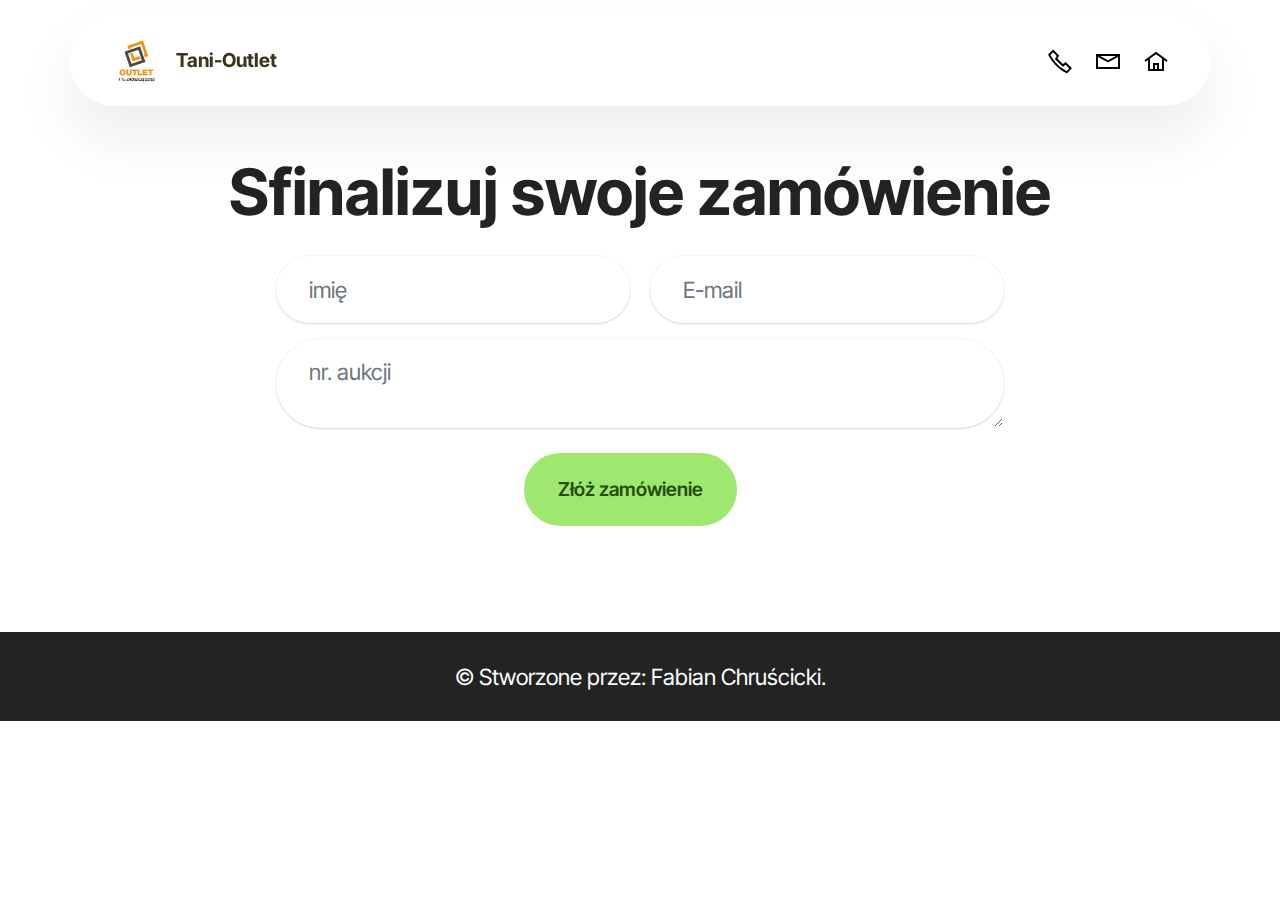
<file: page5.html>
<!DOCTYPE html>
<html  >
<head>
  <!-- Site made with Mobirise Website Builder v5.9.0, https://mobirise.com -->
  <meta charset="UTF-8">
  <meta http-equiv="X-UA-Compatible" content="IE=edge">
  <meta name="generator" content="Mobirise v5.9.0, mobirise.com">
  <meta name="viewport" content="width=device-width, initial-scale=1, minimum-scale=1">
  <link rel="shortcut icon" href="assets/images/moje-logfo-128x128.png" type="image/x-icon">
  <meta name="description" content="">
  
  
  <title>finalizacja</title>
  <link rel="stylesheet" href="assets/web/assets/mobirise-icons2/mobirise2.css">
  <link rel="stylesheet" href="assets/bootstrap/css/bootstrap.min.css">
  <link rel="stylesheet" href="assets/bootstrap/css/bootstrap-grid.min.css">
  <link rel="stylesheet" href="assets/bootstrap/css/bootstrap-reboot.min.css">
  <link rel="stylesheet" href="assets/animatecss/animate.css">
  <link rel="stylesheet" href="assets/dropdown/css/style.css">
  <link rel="stylesheet" href="assets/theme/css/style.css">
  <link rel="preload" href="https://fonts.googleapis.com/css?family=Inter+Tight:100,200,300,400,500,600,700,800,900,100i,200i,300i,400i,500i,600i,700i,800i,900i&display=swap" as="style" onload="this.onload=null;this.rel='stylesheet'">
  <noscript><link rel="stylesheet" href="https://fonts.googleapis.com/css?family=Inter+Tight:100,200,300,400,500,600,700,800,900,100i,200i,300i,400i,500i,600i,700i,800i,900i&display=swap"></noscript>
  <link rel="preload" as="style" href="assets/mobirise/css/mbr-additional.css"><link rel="stylesheet" href="assets/mobirise/css/mbr-additional.css" type="text/css">

  
  
  
</head>
<body>
  
  <section data-bs-version="5.1" class="menu menu2 cid-tLLYPX1k57" once="menu" id="menu02-1o">
	

	<nav class="navbar navbar-dropdown navbar-fixed-top navbar-expand-lg">
		<div class="container">
			<div class="navbar-brand">
				<span class="navbar-logo">
					<a href="page1.html">
						<img src="assets/images/moje-logfo-158x158.png" alt="Mobirise Website Builder" style="height: 3rem;">
					</a>
				</span>
				<span class="navbar-caption-wrap"><a class="navbar-caption text-success text-primary display-4" href="page1.html">Tani-Outlet<br></a></span>
			</div>
			<button class="navbar-toggler" type="button" data-toggle="collapse" data-bs-toggle="collapse" data-target="#navbarSupportedContent" data-bs-target="#navbarSupportedContent" aria-controls="navbarNavAltMarkup" aria-expanded="false" aria-label="Toggle navigation">
				<div class="hamburger">
					<span></span>
					<span></span>
					<span></span>
					<span></span>
				</div>
			</button>
			<div class="collapse navbar-collapse" id="navbarSupportedContent">
				
				<div class="icons-menu">
					<a class="iconfont-wrapper" href="page2.html">
						<span class="p-2 mbr-iconfont mobi-mbri-phone mobi-mbri"></span>
					</a>
					<a class="iconfont-wrapper" href="page3.html">
						<span class="p-2 mbr-iconfont mobi-mbri-letter mobi-mbri"></span>
					</a>
					<a class="iconfont-wrapper" href="page1.html">
						<span class="p-2 mbr-iconfont mobi-mbri-home mobi-mbri" style="color: rgb(0, 0, 0); fill: rgb(0, 0, 0);"></span>
					</a>
					
				</div>
				
			</div>
		</div>
	</nav>
</section>

<section data-bs-version="5.1" class="form5 cid-tLMBuUN9g8" id="form5-1q">
    
    
    <div class="container">
        <div class="mbr-section-head">
            <h3 class="mbr-section-title mbr-fonts-style align-center mb-0 display-2"><strong>Sfinalizuj swoje zamówienie</strong></h3>
            
        </div>
        <div class="row justify-content-center mt-4">
            <div class="col-lg-8 mx-auto mbr-form" data-form-type="formoid">
                <form action="https://mobirise.eu/" method="POST" class="mbr-form form-with-styler" data-form-title="Form Name"><input type="hidden" name="email" data-form-email="true" value="D26k0oml8Lbkra8B+6Bo0CBWrdz5AHmdn9pcXw2Gy2LpicVvmXZg00sxOVLlllutK8zplgB41e2yb9oDiyrSTVq2KfnUYHCkMntwn3+1/+3H5I/VBnlzOl/cwj2ImOcA">
                    <div class="row">
                        <div hidden="hidden" data-form-alert="" class="alert alert-success col-12">Dziękujemy za zamówienie.
Skontaktujemy się z tobą tak szybko jak to tylko możliwe.
Aby ustalić przesyłkę.
Zaznaczamy że przesyłka tylko POBRANIOWA.</div>
                        <div hidden="hidden" data-form-alert-danger="" class="alert alert-danger col-12">
                            Oops...! some problem!
                        </div>
                    </div>
                    <div class="dragArea row">
                        <div class="col-md col-sm-12 form-group mb-3" data-for="name">
                            <input type="text" name="name" placeholder="imię" data-form-field="name" class="form-control" value="" id="name-form5-1q">
                        </div>
                        <div class="col-md col-sm-12 form-group mb-3" data-for="email">
                            <input type="email" name="email" placeholder="E-mail" data-form-field="email" class="form-control" value="" id="email-form5-1q">
                        </div>
                        
                        <div class="col-12 form-group mb-3" data-for="textarea">
                            <textarea name="textarea" placeholder="nr. aukcji" data-form-field="textarea" class="form-control" id="textarea-form5-1q"></textarea>
                        </div>
                        <div class="col-lg-12 col-md-12 col-sm-12 align-center mbr-section-btn"><button type="submit" class="btn btn-primary display-4">Złóż zamówienie</button></div>
                    </div>
                </form>
            </div>
        </div>
    </div>
</section>

<section data-bs-version="5.1" class="footer7 cid-tLN80zIMJm" once="footers" id="footer7-27">

    

    

    <div class="container">
        <div class="media-container-row align-center mbr-white">
            <div class="col-12">
                <p class="mbr-text mb-0 mbr-fonts-style display-7">
                    © Stworzone przez: Fabian Chruścicki.</p>
            </div>
        </div>
    </div>
</section>


<script src="assets/bootstrap/js/bootstrap.bundle.min.js"></script>
  <script src="assets/smoothscroll/smooth-scroll.js"></script>
  <script src="assets/ytplayer/index.js"></script>
  <script src="assets/dropdown/js/navbar-dropdown.js"></script>
  <script src="assets/theme/js/script.js"></script>
  <script src="assets/formoid/formoid.min.js"></script>
  
  
  
 <div id="scrollToTop" class="scrollToTop mbr-arrow-up"><a style="text-align: center;"><i class="mbr-arrow-up-icon mbr-arrow-up-icon-cm cm-icon cm-icon-smallarrow-up"></i></a></div>
    <input name="animation" type="hidden">
  </body>
</html>
</file>
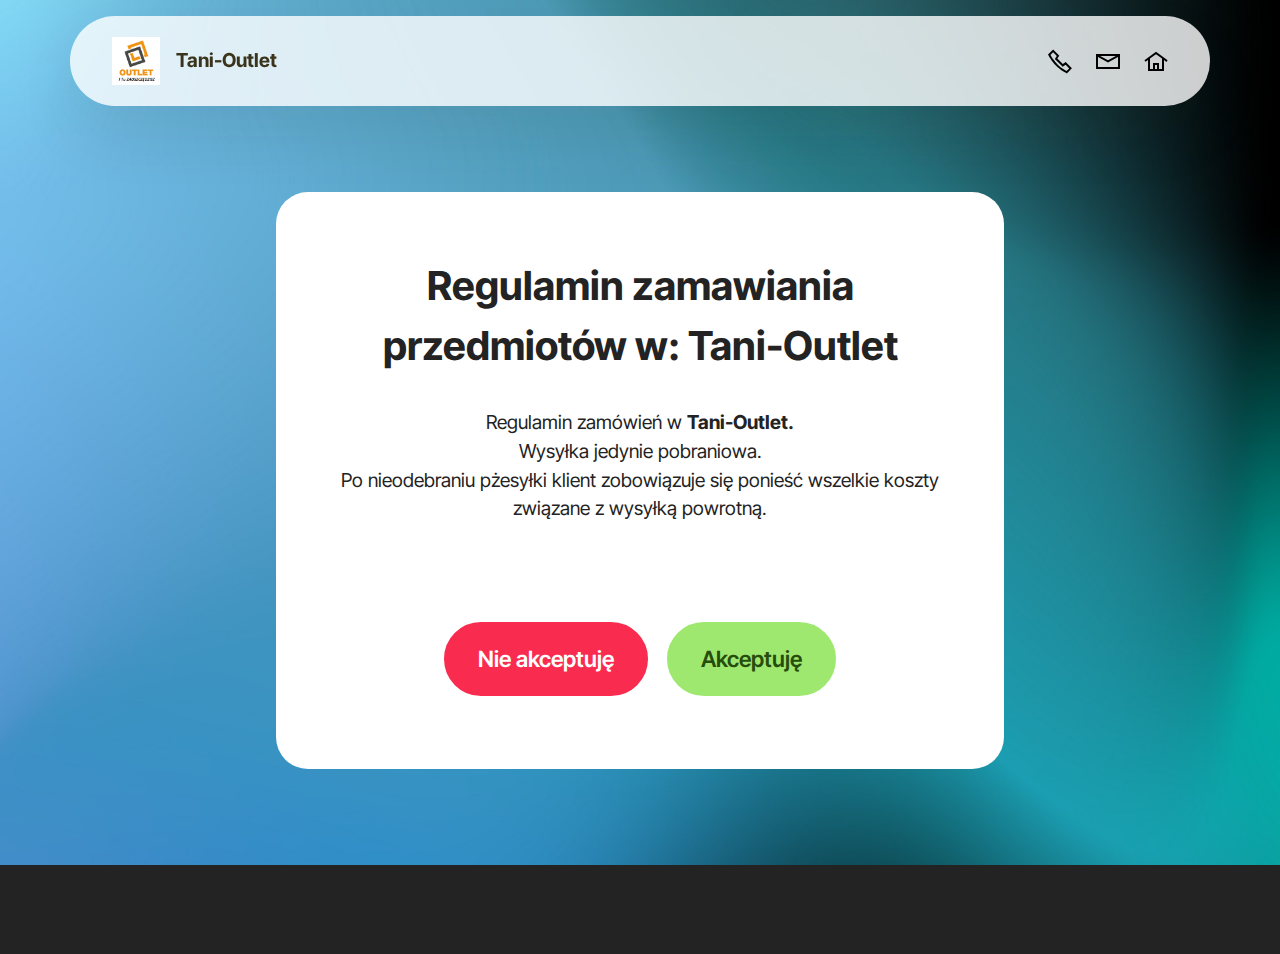
<file: page6.html>
<!DOCTYPE html>
<html  >
<head>
  <!-- Site made with Mobirise Website Builder v5.9.0, https://mobirise.com -->
  <meta charset="UTF-8">
  <meta http-equiv="X-UA-Compatible" content="IE=edge">
  <meta name="generator" content="Mobirise v5.9.0, mobirise.com">
  <meta name="viewport" content="width=device-width, initial-scale=1, minimum-scale=1">
  <link rel="shortcut icon" href="assets/images/moje-logfo-128x128.png" type="image/x-icon">
  <meta name="description" content="">
  
  
  <title>regulamin</title>
  <link rel="stylesheet" href="assets/web/assets/mobirise-icons2/mobirise2.css">
  <link rel="stylesheet" href="assets/bootstrap/css/bootstrap.min.css">
  <link rel="stylesheet" href="assets/bootstrap/css/bootstrap-grid.min.css">
  <link rel="stylesheet" href="assets/bootstrap/css/bootstrap-reboot.min.css">
  <link rel="stylesheet" href="assets/animatecss/animate.css">
  <link rel="stylesheet" href="assets/dropdown/css/style.css">
  <link rel="stylesheet" href="assets/theme/css/style.css">
  <link rel="preload" href="https://fonts.googleapis.com/css?family=Inter+Tight:100,200,300,400,500,600,700,800,900,100i,200i,300i,400i,500i,600i,700i,800i,900i&display=swap" as="style" onload="this.onload=null;this.rel='stylesheet'">
  <noscript><link rel="stylesheet" href="https://fonts.googleapis.com/css?family=Inter+Tight:100,200,300,400,500,600,700,800,900,100i,200i,300i,400i,500i,600i,700i,800i,900i&display=swap"></noscript>
  <link rel="preload" as="style" href="assets/mobirise/css/mbr-additional.css"><link rel="stylesheet" href="assets/mobirise/css/mbr-additional.css" type="text/css">

  
  
  
</head>
<body>
  
  <section data-bs-version="5.1" class="menu menu2 cid-tLLYPX1k57" once="menu" id="menu02-1z">
	

	<nav class="navbar navbar-dropdown navbar-fixed-top navbar-expand-lg">
		<div class="container">
			<div class="navbar-brand">
				<span class="navbar-logo">
					<a href="page1.html">
						<img src="assets/images/moje-logfo-158x158.png" alt="Mobirise Website Builder" style="height: 3rem;">
					</a>
				</span>
				<span class="navbar-caption-wrap"><a class="navbar-caption text-success text-primary display-4" href="page1.html">Tani-Outlet<br></a></span>
			</div>
			<button class="navbar-toggler" type="button" data-toggle="collapse" data-bs-toggle="collapse" data-target="#navbarSupportedContent" data-bs-target="#navbarSupportedContent" aria-controls="navbarNavAltMarkup" aria-expanded="false" aria-label="Toggle navigation">
				<div class="hamburger">
					<span></span>
					<span></span>
					<span></span>
					<span></span>
				</div>
			</button>
			<div class="collapse navbar-collapse" id="navbarSupportedContent">
				
				<div class="icons-menu">
					<a class="iconfont-wrapper" href="page2.html">
						<span class="p-2 mbr-iconfont mobi-mbri-phone mobi-mbri"></span>
					</a>
					<a class="iconfont-wrapper" href="page3.html">
						<span class="p-2 mbr-iconfont mobi-mbri-letter mobi-mbri"></span>
					</a>
					<a class="iconfont-wrapper" href="page1.html">
						<span class="p-2 mbr-iconfont mobi-mbri-home mobi-mbri" style="color: rgb(0, 0, 0); fill: rgb(0, 0, 0);"></span>
					</a>
					
				</div>
				
			</div>
		</div>
	</nav>
</section>

<section data-bs-version="5.1" class="header14 cid-tLO9jnt8Ok" id="header14-32">
	

	
	
	<div class="container">
		<div class="row justify-content-center">
			<div class="card col-12 col-md-12 col-lg-8">
				<div class="card-wrapper">
					<div class="card-box align-center">
						<h1 class="card-title mbr-fonts-style mb-4 display-5"><strong>Regulamin zamawiania przedmiotów w: Tani-Outlet</strong></h1>
						<p class="mbr-text mbr-fonts-style mb-4 display-4">Regulamin zamówień w <strong>Tani-Outlet.</strong><br>Wysyłka jedynie pobraniowa.<br>Po nieodebraniu pżesyłki klient zobowiązuje się ponieść wszelkie koszty związane z wysyłką powrotną.<br><br><br></p>
						<div class="mbr-section-btn mt-4"><a class="btn btn-secondary display-7" href="page1.html">Nie akceptuję</a> <a class="btn btn-primary display-7" href="page12.html">Akceptuję</a></div>
					</div>
				</div>
			</div>
		</div>
	</div>
</section>

<section data-bs-version="5.1" class="footer7 cid-tLN83VUEl5" once="footers" id="footer7-28">

    

    

    <div class="container">
        <div class="media-container-row align-center mbr-white">
            <div class="col-12">
                <p class="mbr-text mb-0 mbr-fonts-style display-7">
                    © Stworzone przez: Fabian Chruścicki.</p>
            </div>
        </div>
    </div>
</section>


<script src="assets/bootstrap/js/bootstrap.bundle.min.js"></script>
  <script src="assets/smoothscroll/smooth-scroll.js"></script>
  <script src="assets/ytplayer/index.js"></script>
  <script src="assets/dropdown/js/navbar-dropdown.js"></script>
  <script src="assets/theme/js/script.js"></script>
  
  
  
 <div id="scrollToTop" class="scrollToTop mbr-arrow-up"><a style="text-align: center;"><i class="mbr-arrow-up-icon mbr-arrow-up-icon-cm cm-icon cm-icon-smallarrow-up"></i></a></div>
    <input name="animation" type="hidden">
  </body>
</html>
</file>
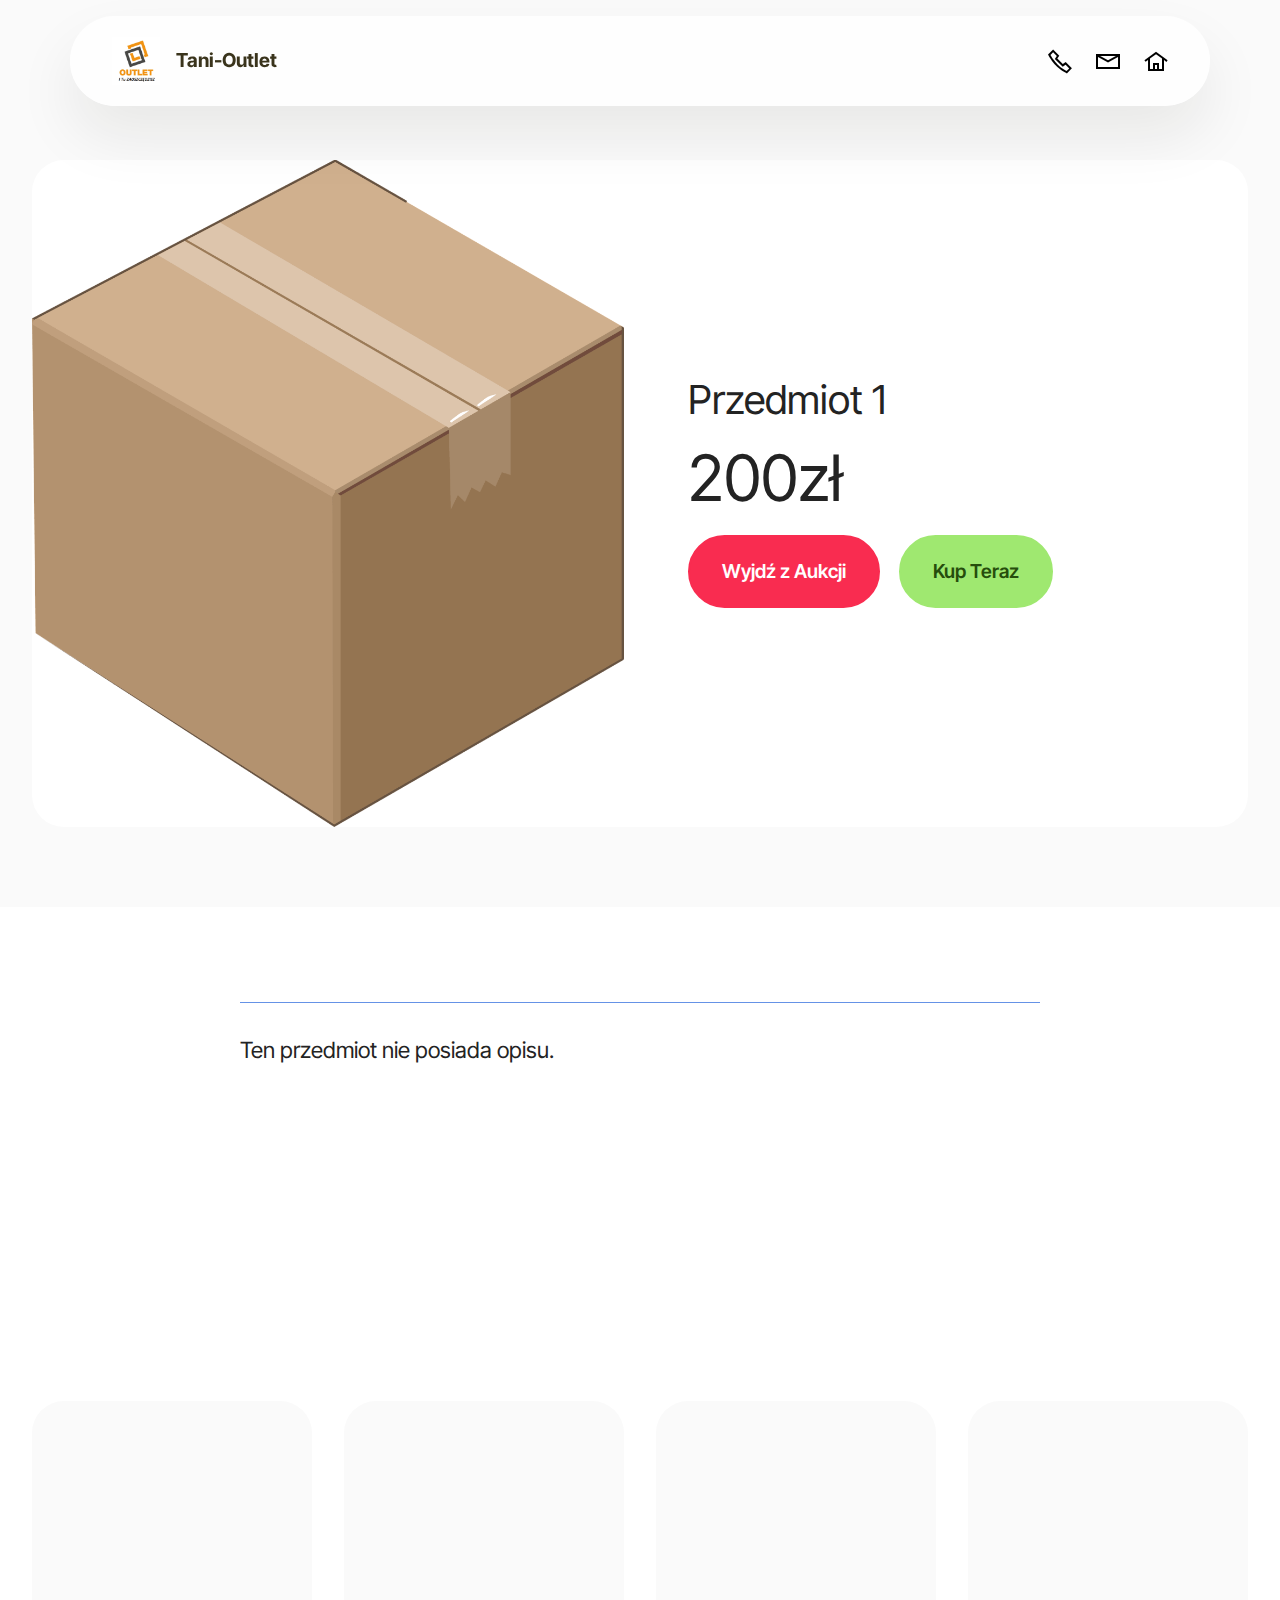
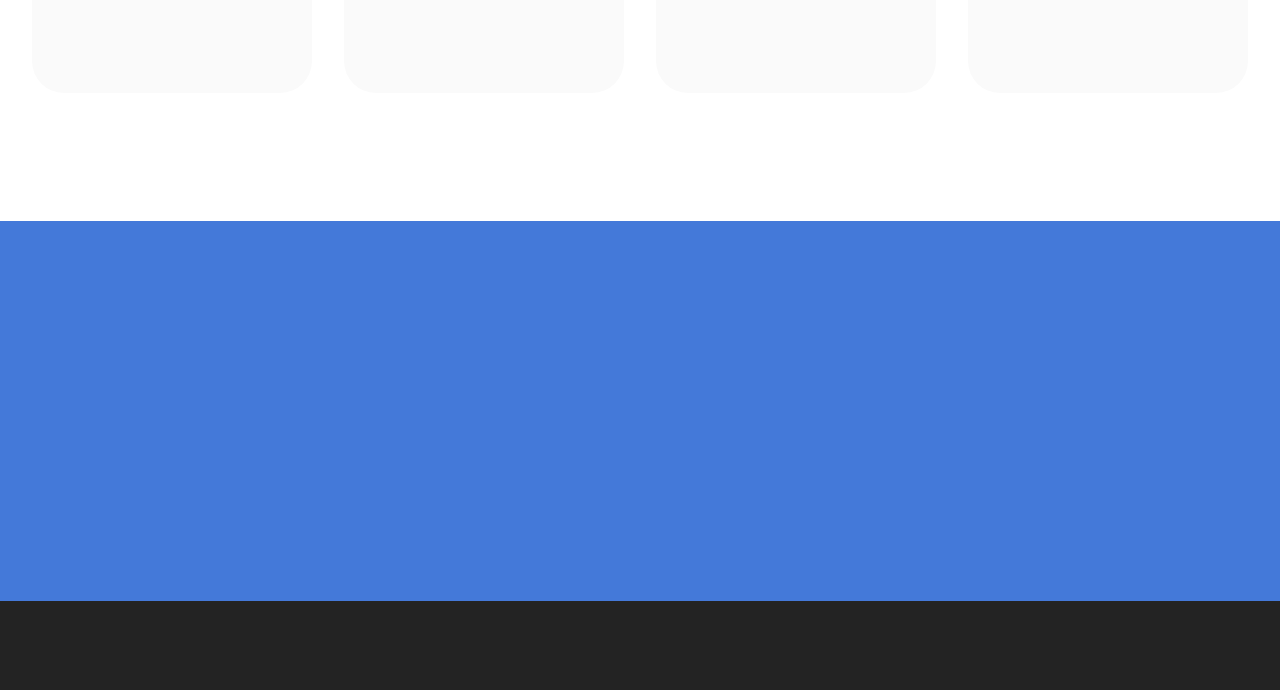
<file: page7.html>
<!DOCTYPE html>
<html  >
<head>
  <!-- Site made with Mobirise Website Builder v5.9.0, https://mobirise.com -->
  <meta charset="UTF-8">
  <meta http-equiv="X-UA-Compatible" content="IE=edge">
  <meta name="generator" content="Mobirise v5.9.0, mobirise.com">
  <meta name="viewport" content="width=device-width, initial-scale=1, minimum-scale=1">
  <link rel="shortcut icon" href="assets/images/moje-logfo-128x128.png" type="image/x-icon">
  <meta name="description" content="">
  
  
  <title>przedmiot 1</title>
  <link rel="stylesheet" href="assets/web/assets/mobirise-icons2/mobirise2.css">
  <link rel="stylesheet" href="assets/bootstrap/css/bootstrap.min.css">
  <link rel="stylesheet" href="assets/bootstrap/css/bootstrap-grid.min.css">
  <link rel="stylesheet" href="assets/bootstrap/css/bootstrap-reboot.min.css">
  <link rel="stylesheet" href="assets/animatecss/animate.css">
  <link rel="stylesheet" href="assets/dropdown/css/style.css">
  <link rel="stylesheet" href="assets/theme/css/style.css">
  <link rel="preload" href="https://fonts.googleapis.com/css?family=Inter+Tight:100,200,300,400,500,600,700,800,900,100i,200i,300i,400i,500i,600i,700i,800i,900i&display=swap" as="style" onload="this.onload=null;this.rel='stylesheet'">
  <noscript><link rel="stylesheet" href="https://fonts.googleapis.com/css?family=Inter+Tight:100,200,300,400,500,600,700,800,900,100i,200i,300i,400i,500i,600i,700i,800i,900i&display=swap"></noscript>
  <link rel="preload" as="style" href="assets/mobirise/css/mbr-additional.css"><link rel="stylesheet" href="assets/mobirise/css/mbr-additional.css" type="text/css">

  
  
  
</head>
<body>
  
  <section data-bs-version="5.1" class="menu menu2 cid-tLLYPX1k57" once="menu" id="menu02-2c">
	

	<nav class="navbar navbar-dropdown navbar-fixed-top navbar-expand-lg">
		<div class="container">
			<div class="navbar-brand">
				<span class="navbar-logo">
					<a href="page1.html">
						<img src="assets/images/moje-logfo-158x158.png" alt="Mobirise Website Builder" style="height: 3rem;">
					</a>
				</span>
				<span class="navbar-caption-wrap"><a class="navbar-caption text-success text-primary display-4" href="page1.html">Tani-Outlet<br></a></span>
			</div>
			<button class="navbar-toggler" type="button" data-toggle="collapse" data-bs-toggle="collapse" data-target="#navbarSupportedContent" data-bs-target="#navbarSupportedContent" aria-controls="navbarNavAltMarkup" aria-expanded="false" aria-label="Toggle navigation">
				<div class="hamburger">
					<span></span>
					<span></span>
					<span></span>
					<span></span>
				</div>
			</button>
			<div class="collapse navbar-collapse" id="navbarSupportedContent">
				
				<div class="icons-menu">
					<a class="iconfont-wrapper" href="page2.html">
						<span class="p-2 mbr-iconfont mobi-mbri-phone mobi-mbri"></span>
					</a>
					<a class="iconfont-wrapper" href="page3.html">
						<span class="p-2 mbr-iconfont mobi-mbri-letter mobi-mbri"></span>
					</a>
					<a class="iconfont-wrapper" href="page1.html">
						<span class="p-2 mbr-iconfont mobi-mbri-home mobi-mbri" style="color: rgb(0, 0, 0); fill: rgb(0, 0, 0);"></span>
					</a>
					
				</div>
				
			</div>
		</div>
	</nav>
</section>

<section data-bs-version="5.1" class="features7 cid-tLNab9lkef" id="features7-2i">
    <!---->
    

    
    
    <div class="container-fluid">
        <div class="card-wrapper">
            <div class="row align-items-center">
                <div class="col-12 col-lg-6">
                    <div class="image-wrapper">
                        <img src="assets/images/mbr-1101x1241.png" alt="Mobirise Website Builder">
                    </div>
                </div>
                <div class="col-12 col-lg">
                    <div class="text-box">
                        <h5 class="mbr-title mbr-fonts-style display-5">Przedmiot 1</h5>
                        <p class="mbr-text mbr-fonts-style display-7"></p>
                        <div class="cost">
                            <span class="currentcost mbr-fonts-style pr-2 display-2">200zł</span>
                            <span class="oldcost mbr-fonts-style display-2"></span>
                        </div>
                        <div class="mbr-section-btn pt-3"><a href="page4.html" class="btn btn-secondary display-4">Wyjdź z Aukcji</a> <a href="page6.html" class="btn btn-primary display-4">Kup Teraz</a></div>
                    </div>
                </div>
            </div>
        </div>
    </div>
</section>

<section data-bs-version="5.1" class="tabs content18 cid-tLNamHhqrC" id="tabs1-2j">

    

    
    
    <div class="container-fluid">
        
        <div class="row justify-content-center mt-4">
            <div class="col-12 col-md-8">
                <ul class="nav nav-tabs mb-4" role="tablist">
                    <li class="nav-item first mbr-fonts-style"><a class="nav-link mbr-fonts-style show active display-7" role="tab" data-toggle="tab" data-bs-toggle="tab" href="#tabs1-2j_tab0" aria-selected="true"><strong>OPIS</strong></a></li>
                    <li class="nav-item"><a class="nav-link mbr-fonts-style active display-7" role="tab" data-toggle="tab" data-bs-toggle="tab" href="#tabs1-2j_tab1" aria-selected="true"><strong>SPECYFIKACJA</strong></a></li>
                    <li class="nav-item"><a class="nav-link mbr-fonts-style active display-7" role="tab" data-toggle="tab" data-bs-toggle="tab" href="#tabs1-2j_tab2" aria-selected="true">nr. aukcji<br></a></li>
                    
                    
                    
                </ul>
                <div class="tab-content">
                    <div id="tab1" class="tab-pane in active" role="tabpanel">
                        <div class="row">
                            <div class="col-md-12">
                                <p class="mbr-text mbr-fonts-style display-7">Ten przedmiot nie posiada opisu.<br></p>
                            </div>
                        </div>
                    </div>
                    <div id="tab2" class="tab-pane" role="tabpanel">
                        <div class="row">
                            <div class="col-md-12">
                                <p class="mbr-text mbr-fonts-style display-7">Ten przedmiot nie posiada specyfikacji.</p>
                            </div>
                        </div>
                    </div>
                    <div id="tab3" class="tab-pane" role="tabpanel">
                        <div class="row">
                            <div class="col-md-12">
                                <p class="mbr-text mbr-fonts-style display-7">nr. 23415243</p>
                            </div>
                        </div>
                    </div>
                    
                    
                    
                </div>
            </div>
        </div>
    </div>
</section>

<section data-bs-version="5.1" class="content3 cid-tLNbKPW79X" id="content3-2k">
    
    
    <div class="container-fluid">
        <div class="mbr-section-head">
            <h4 class="mbr-section-title mbr-fonts-style align-center mb-0 display-2"><strong>Zdjęcia</strong></h4>
            <h5 class="mbr-section-subtitle mbr-fonts-style align-center mb-0 mt-2 display-5"></h5>
        </div>
        <div class="row mt-4">
            <div class="item features-image сol-12 col-md-6 col-lg-3">
                <div class="item-wrapper">
                    <div class="item-img">
                        <img src="assets/images/product5.jpg" alt="Mobirise Website Builder" title="">
                    </div>
                    
                    
                </div>
            </div>
            <div class="item features-image сol-12 col-md-6 col-lg-3">
                <div class="item-wrapper">
                    <div class="item-img">
                        <img src="assets/images/product4.jpg" alt="Mobirise Website Builder" title="">
                    </div>
                    
                    
                </div>
            </div>
            <div class="item features-image сol-12 col-md-6 col-lg-3">
                <div class="item-wrapper">
                    <div class="item-img">
                        <img src="assets/images/product3.jpg" alt="Mobirise Website Builder" title="">
                    </div>
                    
                    
                </div>
            </div><div class="item features-image сol-12 col-md-6 col-lg-3">
                <div class="item-wrapper">
                    <div class="item-img">
                        <img src="assets/images/mbr-1838x1920.png" alt="Mobirise Website Builder" title="" data-slide-to="3" data-bs-slide-to="4">
                    </div>
                    
                    
                </div>
            </div>

        </div>
    </div>
</section>

<section data-bs-version="5.1" class="info1 cid-tLNeMu0fJA" id="info1-2v">
    

    
    
    <div class="align-center container">
        <div class="row justify-content-center">
            <div class="col-12 col-lg-8">
                <h3 class="mbr-section-title mb-4 mbr-fonts-style display-2">Wysyłka</h3>
                
                <div class="mbr-section-btn"><a class="btn btn-white display-4" href="page11.html">Klknij jeśli chcesz poznać cennik wysyłek</a></div>
            </div>
        </div>
    </div>
</section>

<section data-bs-version="5.1" class="footer7 cid-tLN8biIRCr" once="footers" id="footer7-2d">

    

    

    <div class="container">
        <div class="media-container-row align-center mbr-white">
            <div class="col-12">
                <p class="mbr-text mb-0 mbr-fonts-style display-7">
                    © Stworzone przez: Fabian Chruścicki.</p>
            </div>
        </div>
    </div>
</section>


<script src="assets/bootstrap/js/bootstrap.bundle.min.js"></script>
  <script src="assets/smoothscroll/smooth-scroll.js"></script>
  <script src="assets/ytplayer/index.js"></script>
  <script src="assets/dropdown/js/navbar-dropdown.js"></script>
  <script src="assets/mbr-tabs/mbr-tabs.js"></script>
  <script src="assets/theme/js/script.js"></script>
  
  
  
 <div id="scrollToTop" class="scrollToTop mbr-arrow-up"><a style="text-align: center;"><i class="mbr-arrow-up-icon mbr-arrow-up-icon-cm cm-icon cm-icon-smallarrow-up"></i></a></div>
    <input name="animation" type="hidden">
  </body>
</html>
</file>
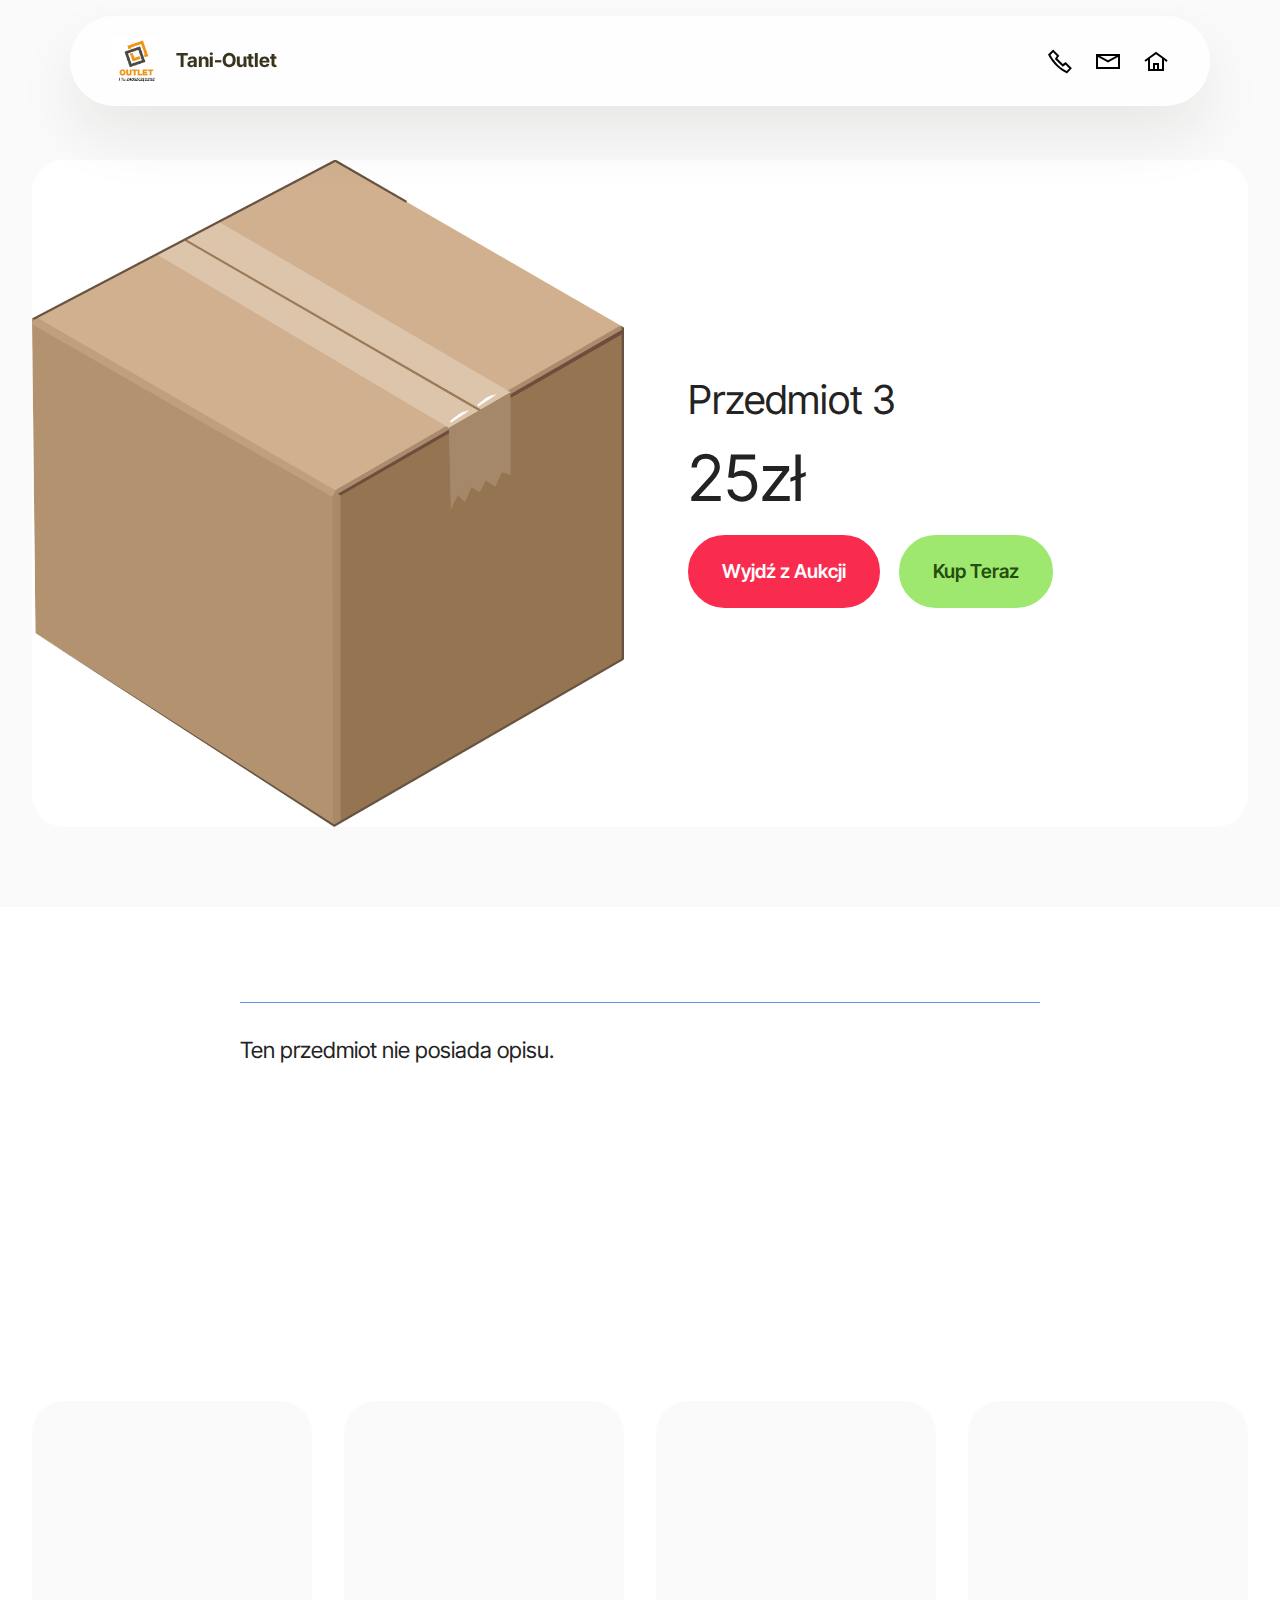
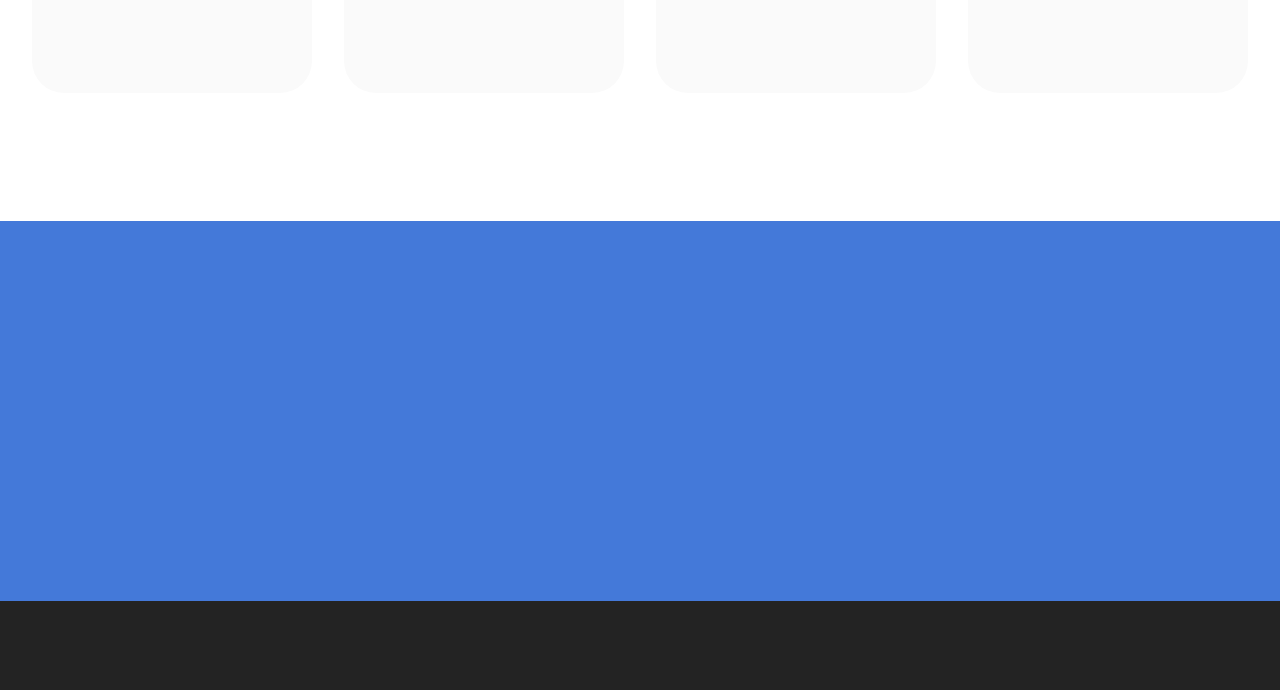
<file: page9.html>
<!DOCTYPE html>
<html  >
<head>
  <!-- Site made with Mobirise Website Builder v5.9.0, https://mobirise.com -->
  <meta charset="UTF-8">
  <meta http-equiv="X-UA-Compatible" content="IE=edge">
  <meta name="generator" content="Mobirise v5.9.0, mobirise.com">
  <meta name="viewport" content="width=device-width, initial-scale=1, minimum-scale=1">
  <link rel="shortcut icon" href="assets/images/moje-logfo-128x128.png" type="image/x-icon">
  <meta name="description" content="">
  
  
  <title>przedmiot 3</title>
  <link rel="stylesheet" href="assets/web/assets/mobirise-icons2/mobirise2.css">
  <link rel="stylesheet" href="assets/bootstrap/css/bootstrap.min.css">
  <link rel="stylesheet" href="assets/bootstrap/css/bootstrap-grid.min.css">
  <link rel="stylesheet" href="assets/bootstrap/css/bootstrap-reboot.min.css">
  <link rel="stylesheet" href="assets/animatecss/animate.css">
  <link rel="stylesheet" href="assets/dropdown/css/style.css">
  <link rel="stylesheet" href="assets/theme/css/style.css">
  <link rel="preload" href="https://fonts.googleapis.com/css?family=Inter+Tight:100,200,300,400,500,600,700,800,900,100i,200i,300i,400i,500i,600i,700i,800i,900i&display=swap" as="style" onload="this.onload=null;this.rel='stylesheet'">
  <noscript><link rel="stylesheet" href="https://fonts.googleapis.com/css?family=Inter+Tight:100,200,300,400,500,600,700,800,900,100i,200i,300i,400i,500i,600i,700i,800i,900i&display=swap"></noscript>
  <link rel="preload" as="style" href="assets/mobirise/css/mbr-additional.css"><link rel="stylesheet" href="assets/mobirise/css/mbr-additional.css" type="text/css">

  
  
  
</head>
<body>
  
  <section data-bs-version="5.1" class="menu menu2 cid-tLNd8VpMyL" once="menu" id="menu02-2q">
	

	<nav class="navbar navbar-dropdown navbar-fixed-top navbar-expand-lg">
		<div class="container">
			<div class="navbar-brand">
				<span class="navbar-logo">
					<a href="page1.html">
						<img src="assets/images/moje-logfo-158x158.png" alt="Mobirise Website Builder" style="height: 3rem;">
					</a>
				</span>
				<span class="navbar-caption-wrap"><a class="navbar-caption text-success text-primary display-4" href="page1.html">Tani-Outlet<br></a></span>
			</div>
			<button class="navbar-toggler" type="button" data-toggle="collapse" data-bs-toggle="collapse" data-target="#navbarSupportedContent" data-bs-target="#navbarSupportedContent" aria-controls="navbarNavAltMarkup" aria-expanded="false" aria-label="Toggle navigation">
				<div class="hamburger">
					<span></span>
					<span></span>
					<span></span>
					<span></span>
				</div>
			</button>
			<div class="collapse navbar-collapse" id="navbarSupportedContent">
				
				<div class="icons-menu">
					<a class="iconfont-wrapper" href="page2.html">
						<span class="p-2 mbr-iconfont mobi-mbri-phone mobi-mbri"></span>
					</a>
					<a class="iconfont-wrapper" href="page3.html">
						<span class="p-2 mbr-iconfont mobi-mbri-letter mobi-mbri"></span>
					</a>
					<a class="iconfont-wrapper" href="page1.html">
						<span class="p-2 mbr-iconfont mobi-mbri-home mobi-mbri" style="color: rgb(0, 0, 0); fill: rgb(0, 0, 0);"></span>
					</a>
					
				</div>
				
			</div>
		</div>
	</nav>
</section>

<section data-bs-version="5.1" class="features7 cid-tLNd8WqkA0" id="features7-2r">
    <!---->
    

    
    
    <div class="container-fluid">
        <div class="card-wrapper">
            <div class="row align-items-center">
                <div class="col-12 col-lg-6">
                    <div class="image-wrapper">
                        <img src="assets/images/mbr-1101x1241.png" alt="Mobirise Website Builder">
                    </div>
                </div>
                <div class="col-12 col-lg">
                    <div class="text-box">
                        <h5 class="mbr-title mbr-fonts-style display-5">Przedmiot 3</h5>
                        <p class="mbr-text mbr-fonts-style display-7"></p>
                        <div class="cost">
                            <span class="currentcost mbr-fonts-style pr-2 display-2">25zł</span>
                            <span class="oldcost mbr-fonts-style display-2"></span>
                        </div>
                        <div class="mbr-section-btn pt-3"><a href="page4.html" class="btn btn-secondary display-4">Wyjdź z Aukcji</a> <a href="page6.html" class="btn btn-primary display-4">Kup Teraz</a></div>
                    </div>
                </div>
            </div>
        </div>
    </div>
</section>

<section data-bs-version="5.1" class="tabs content18 cid-tLNd8Yby4T" id="tabs1-2t">

    

    
    
    <div class="container-fluid">
        
        <div class="row justify-content-center mt-4">
            <div class="col-12 col-md-8">
                <ul class="nav nav-tabs mb-4" role="tablist">
                    <li class="nav-item first mbr-fonts-style"><a class="nav-link mbr-fonts-style show active display-7" role="tab" data-toggle="tab" data-bs-toggle="tab" href="#tabs1-2j_tab0" aria-selected="true"><strong>OPIS</strong></a></li>
                    <li class="nav-item"><a class="nav-link mbr-fonts-style active display-7" role="tab" data-toggle="tab" data-bs-toggle="tab" href="#tabs1-2t_tab1" aria-selected="true"><strong>SPECYFIKACJA</strong></a></li>
                    <li class="nav-item"><a class="nav-link mbr-fonts-style active display-7" role="tab" data-toggle="tab" data-bs-toggle="tab" href="#tabs1-2t_tab2" aria-selected="true">nr. aukcji</a></li>
                    
                    
                    
                </ul>
                <div class="tab-content">
                    <div id="tab1" class="tab-pane in active" role="tabpanel">
                        <div class="row">
                            <div class="col-md-12">
                                <p class="mbr-text mbr-fonts-style display-7">Ten przedmiot nie posiada opisu.<br></p>
                            </div>
                        </div>
                    </div>
                    <div id="tab2" class="tab-pane" role="tabpanel">
                        <div class="row">
                            <div class="col-md-12">
                                <p class="mbr-text mbr-fonts-style display-7">Ten przedmiot nie posiada specyfikacji.</p>
                            </div>
                        </div>
                    </div>
                    <div id="tab3" class="tab-pane" role="tabpanel">
                        <div class="row">
                            <div class="col-md-12">
                                <p class="mbr-text mbr-fonts-style display-7">nr. 457374676</p>
                            </div>
                        </div>
                    </div>
                    
                    
                    
                </div>
            </div>
        </div>
    </div>
</section>

<section data-bs-version="5.1" class="content3 cid-tLNd8Xl8rI" id="content3-2s">
    
    
    <div class="container-fluid">
        <div class="mbr-section-head">
            <h4 class="mbr-section-title mbr-fonts-style align-center mb-0 display-2"><strong>Zdjęcia</strong></h4>
            <h5 class="mbr-section-subtitle mbr-fonts-style align-center mb-0 mt-2 display-5"></h5>
        </div>
        <div class="row mt-4">
            <div class="item features-image сol-12 col-md-6 col-lg-3">
                <div class="item-wrapper">
                    <div class="item-img">
                        <img src="assets/images/product5.jpg" alt="Mobirise Website Builder" title="">
                    </div>
                    
                    
                </div>
            </div>
            <div class="item features-image сol-12 col-md-6 col-lg-3">
                <div class="item-wrapper">
                    <div class="item-img">
                        <img src="assets/images/product4.jpg" alt="Mobirise Website Builder" title="">
                    </div>
                    
                    
                </div>
            </div>
            <div class="item features-image сol-12 col-md-6 col-lg-3">
                <div class="item-wrapper">
                    <div class="item-img">
                        <img src="assets/images/product3.jpg" alt="Mobirise Website Builder" title="">
                    </div>
                    
                    
                </div>
            </div><div class="item features-image сol-12 col-md-6 col-lg-3">
                <div class="item-wrapper">
                    <div class="item-img">
                        <img src="assets/images/mbr-1838x1920.png" alt="Mobirise Website Builder" title="" data-slide-to="3" data-bs-slide-to="4">
                    </div>
                    
                    
                </div>
            </div>

        </div>
    </div>
</section>

<section data-bs-version="5.1" class="info1 cid-tLNgtzpcom" id="info1-31">
    

    
    
    <div class="align-center container">
        <div class="row justify-content-center">
            <div class="col-12 col-lg-8">
                <h3 class="mbr-section-title mb-4 mbr-fonts-style display-2">Wysyłka</h3>
                
                <div class="mbr-section-btn"><a class="btn btn-white display-4" href="page11.html">Klknij jeśli chcesz poznać cennik wysyłek</a></div>
            </div>
        </div>
    </div>
</section>

<section data-bs-version="5.1" class="footer7 cid-tLNd8YSKi4" once="footers" id="footer7-2u">

    

    

    <div class="container">
        <div class="media-container-row align-center mbr-white">
            <div class="col-12">
                <p class="mbr-text mb-0 mbr-fonts-style display-7">
                    © Stworzone przez: Fabian Chruścicki.</p>
            </div>
        </div>
    </div>
</section>


<script src="assets/bootstrap/js/bootstrap.bundle.min.js"></script>
  <script src="assets/smoothscroll/smooth-scroll.js"></script>
  <script src="assets/ytplayer/index.js"></script>
  <script src="assets/dropdown/js/navbar-dropdown.js"></script>
  <script src="assets/mbr-tabs/mbr-tabs.js"></script>
  <script src="assets/theme/js/script.js"></script>
  
  
  
 <div id="scrollToTop" class="scrollToTop mbr-arrow-up"><a style="text-align: center;"><i class="mbr-arrow-up-icon mbr-arrow-up-icon-cm cm-icon cm-icon-smallarrow-up"></i></a></div>
    <input name="animation" type="hidden">
  </body>
</html>
</file>
<file: assets/web/assets/mobirise-icons2/mobirise2.css>
@font-face {
  font-family: 'Moririse2';
  font-display: swap;
  src:  url('mobirise2.eot?f2bix4');
  src:  url('mobirise2.eot?f2bix4#iefix') format('embedded-opentype'),
    url('mobirise2.ttf?f2bix4') format('truetype'),
    url('mobirise2.woff?f2bix4') format('woff'),
    url('mobirise2.svg?f2bix4#mobirise2') format('svg');
  font-weight: normal;
  font-style: normal;
}

[class^="mobi-"], [class*=" mobi-"] {
  /* use !important to prevent issues with browser extensions that change fonts */
  font-family: 'Moririse2' !important;
  speak: none;
  font-style: normal;
  font-weight: normal;
  font-variant: normal;
  text-transform: none;
  line-height: 1;

  /* Better Font Rendering =========== */
  -webkit-font-smoothing: antialiased;
  -moz-osx-font-smoothing: grayscale;
}

.mobi-mbri-add-submenu:before {
  content: "\e900";
}
.mobi-mbri-alert:before {
  content: "\e901";
}
.mobi-mbri-align-center:before {
  content: "\e902";
}
.mobi-mbri-align-justify:before {
  content: "\e903";
}
.mobi-mbri-align-left:before {
  content: "\e904";
}
.mobi-mbri-align-right:before {
  content: "\e905";
}
.mobi-mbri-android:before {
  content: "\e906";
}
.mobi-mbri-apple:before {
  content: "\e907";
}
.mobi-mbri-arrow-down:before {
  content: "\e908";
}
.mobi-mbri-arrow-next:before {
  content: "\e909";
}
.mobi-mbri-arrow-prev:before {
  content: "\e90a";
}
.mobi-mbri-arrow-up:before {
  content: "\e90b";
}
.mobi-mbri-bold:before {
  content: "\e90c";
}
.mobi-mbri-bookmark:before {
  content: "\e90d";
}
.mobi-mbri-bootstrap:before {
  content: "\e90e";
}
.mobi-mbri-briefcase:before {
  content: "\e90f";
}
.mobi-mbri-browse:before {
  content: "\e910";
}
.mobi-mbri-bulleted-list:before {
  content: "\e911";
}
.mobi-mbri-calendar:before {
  content: "\e912";
}
.mobi-mbri-camera:before {
  content: "\e913";
}
.mobi-mbri-cart-add:before {
  content: "\e914";
}
.mobi-mbri-cart-full:before {
  content: "\e915";
}
.mobi-mbri-cash:before {
  content: "\e916";
}
.mobi-mbri-change-style:before {
  content: "\e917";
}
.mobi-mbri-chat:before {
  content: "\e918";
}
.mobi-mbri-clock:before {
  content: "\e919";
}
.mobi-mbri-close:before {
  content: "\e91a";
}
.mobi-mbri-cloud:before {
  content: "\e91b";
}
.mobi-mbri-code:before {
  content: "\e91c";
}
.mobi-mbri-contact-form:before {
  content: "\e91d";
}
.mobi-mbri-credit-card:before {
  content: "\e91e";
}
.mobi-mbri-cursor-click:before {
  content: "\e91f";
}
.mobi-mbri-cust-feedback:before {
  content: "\e920";
}
.mobi-mbri-database:before {
  content: "\e921";
}
.mobi-mbri-delivery:before {
  content: "\e922";
}
.mobi-mbri-desktop:before {
  content: "\e923";
}
.mobi-mbri-devices:before {
  content: "\e924";
}
.mobi-mbri-down:before {
  content: "\e925";
}
.mobi-mbri-download-2:before {
  content: "\e926";
}
.mobi-mbri-download:before {
  content: "\e927";
}
.mobi-mbri-drag-n-drop-2:before {
  content: "\e928";
}
.mobi-mbri-drag-n-drop:before {
  content: "\e929";
}
.mobi-mbri-edit-2:before {
  content: "\e92a";
}
.mobi-mbri-edit:before {
  content: "\e92b";
}
.mobi-mbri-error:before {
  content: "\e92c";
}
.mobi-mbri-extension:before {
  content: "\e92d";
}
.mobi-mbri-features:before {
  content: "\e92e";
}
.mobi-mbri-file:before {
  content: "\e92f";
}
.mobi-mbri-flag:before {
  content: "\e930";
}
.mobi-mbri-folder:before {
  content: "\e931";
}
.mobi-mbri-gift:before {
  content: "\e932";
}
.mobi-mbri-github:before {
  content: "\e933";
}
.mobi-mbri-globe-2:before {
  content: "\e934";
}
.mobi-mbri-globe:before {
  content: "\e935";
}
.mobi-mbri-growing-chart:before {
  content: "\e936";
}
.mobi-mbri-hearth:before {
  content: "\e937";
}
.mobi-mbri-help:before {
  content: "\e938";
}
.mobi-mbri-home:before {
  content: "\e939";
}
.mobi-mbri-hot-cup:before {
  content: "\e93a";
}
.mobi-mbri-idea:before {
  content: "\e93b";
}
.mobi-mbri-image-gallery:before {
  content: "\e93c";
}
.mobi-mbri-image-slider:before {
  content: "\e93d";
}
.mobi-mbri-info:before {
  content: "\e93e";
}
.mobi-mbri-italic:before {
  content: "\e93f";
}
.mobi-mbri-key:before {
  content: "\e940";
}
.mobi-mbri-laptop:before {
  content: "\e941";
}
.mobi-mbri-layers:before {
  content: "\e942";
}
.mobi-mbri-left-right:before {
  content: "\e943";
}
.mobi-mbri-left:before {
  content: "\e944";
}
.mobi-mbri-letter:before {
  content: "\e945";
}
.mobi-mbri-like:before {
  content: "\e946";
}
.mobi-mbri-link:before {
  content: "\e947";
}
.mobi-mbri-lock:before {
  content: "\e948";
}
.mobi-mbri-login:before {
  content: "\e949";
}
.mobi-mbri-logout:before {
  content: "\e94a";
}
.mobi-mbri-magic-stick:before {
  content: "\e94b";
}
.mobi-mbri-map-pin:before {
  content: "\e94c";
}
.mobi-mbri-menu:before {
  content: "\e94d";
}
.mobi-mbri-mobile-2:before {
  content: "\e94e";
}
.mobi-mbri-mobile-horizontal:before {
  content: "\e94f";
}
.mobi-mbri-mobile:before {
  content: "\e950";
}
.mobi-mbri-mobirise:before {
  content: "\e951";
}
.mobi-mbri-more-horizontal:before {
  content: "\e952";
}
.mobi-mbri-more-vertical:before {
  content: "\e953";
}
.mobi-mbri-music:before {
  content: "\e954";
}
.mobi-mbri-new-file:before {
  content: "\e955";
}
.mobi-mbri-numbered-list:before {
  content: "\e956";
}
.mobi-mbri-opened-folder:before {
  content: "\e957";
}
.mobi-mbri-pages:before {
  content: "\e958";
}
.mobi-mbri-paper-plane:before {
  content: "\e959";
}
.mobi-mbri-paperclip:before {
  content: "\e95a";
}
.mobi-mbri-phone:before {
  content: "\e95b";
}
.mobi-mbri-photo:before {
  content: "\e95c";
}
.mobi-mbri-photos:before {
  content: "\e95d";
}
.mobi-mbri-pin:before {
  content: "\e95e";
}
.mobi-mbri-play:before {
  content: "\e95f";
}
.mobi-mbri-plus:before {
  content: "\e960";
}
.mobi-mbri-preview:before {
  content: "\e961";
}
.mobi-mbri-print:before {
  content: "\e962";
}
.mobi-mbri-protect:before {
  content: "\e963";
}
.mobi-mbri-question:before {
  content: "\e964";
}
.mobi-mbri-quote-left:before {
  content: "\e965";
}
.mobi-mbri-quote-right:before {
  content: "\e966";
}
.mobi-mbri-redo:before {
  content: "\e967";
}
.mobi-mbri-refresh:before {
  content: "\e968";
}
.mobi-mbri-responsive-2:before {
  content: "\e969";
}
.mobi-mbri-responsive:before {
  content: "\e96a";
}
.mobi-mbri-right:before {
  content: "\e96b";
}
.mobi-mbri-rocket:before {
  content: "\e96c";
}
.mobi-mbri-sad-face:before {
  content: "\e96d";
}
.mobi-mbri-sale:before {
  content: "\e96e";
}
.mobi-mbri-save:before {
  content: "\e96f";
}
.mobi-mbri-search:before {
  content: "\e970";
}
.mobi-mbri-setting-2:before {
  content: "\e971";
}
.mobi-mbri-setting-3:before {
  content: "\e972";
}
.mobi-mbri-setting:before {
  content: "\e973";
}
.mobi-mbri-share:before {
  content: "\e974";
}
.mobi-mbri-shopping-bag:before {
  content: "\e975";
}
.mobi-mbri-shopping-basket:before {
  content: "\e976";
}
.mobi-mbri-shopping-cart:before {
  content: "\e977";
}
.mobi-mbri-sites:before {
  content: "\e978";
}
.mobi-mbri-smile-face:before {
  content: "\e979";
}
.mobi-mbri-speed:before {
  content: "\e97a";
}
.mobi-mbri-star:before {
  content: "\e97b";
}
.mobi-mbri-success:before {
  content: "\e97c";
}
.mobi-mbri-sun:before {
  content: "\e97d";
}
.mobi-mbri-sun2:before {
  content: "\e97e";
}
.mobi-mbri-tablet-vertical:before {
  content: "\e97f";
}
.mobi-mbri-tablet:before {
  content: "\e980";
}
.mobi-mbri-target:before {
  content: "\e981";
}
.mobi-mbri-timer:before {
  content: "\e982";
}
.mobi-mbri-to-ftp:before {
  content: "\e983";
}
.mobi-mbri-to-local-drive:before {
  content: "\e984";
}
.mobi-mbri-touch-swipe:before {
  content: "\e985";
}
.mobi-mbri-touch:before {
  content: "\e986";
}
.mobi-mbri-trash:before {
  content: "\e987";
}
.mobi-mbri-underline:before {
  content: "\e988";
}
.mobi-mbri-undo:before {
  content: "\e989";
}
.mobi-mbri-unlink:before {
  content: "\e98a";
}
.mobi-mbri-unlock:before {
  content: "\e98b";
}
.mobi-mbri-up-down:before {
  content: "\e98c";
}
.mobi-mbri-up:before {
  content: "\e98d";
}
.mobi-mbri-update:before {
  content: "\e98e";
}
.mobi-mbri-upload-2:before {
  content: "\e98f";
}
.mobi-mbri-upload:before {
  content: "\e990";
}
.mobi-mbri-user-2:before {
  content: "\e991";
}
.mobi-mbri-user:before {
  content: "\e992";
}
.mobi-mbri-users:before {
  content: "\e993";
}
.mobi-mbri-video-play:before {
  content: "\e994";
}
.mobi-mbri-video:before {
  content: "\e995";
}
.mobi-mbri-watch:before {
  content: "\e996";
}
.mobi-mbri-website-theme-2:before {
  content: "\e997";
}
.mobi-mbri-website-theme:before {
  content: "\e998";
}
.mobi-mbri-wifi:before {
  content: "\e999";
}
.mobi-mbri-windows:before {
  content: "\e99a";
}
.mobi-mbri-zoom-in:before {
  content: "\e99b";
}
.mobi-mbri-zoom-out:before {
  content: "\e99c";
}
</file>
<file: assets/theme/css/style.css>
@charset "UTF-8";
section {
  background-color: #ffffff;
}

body {
  font-style: normal;
  line-height: 1.5;
  font-weight: 400;
  color: #232323;
  position: relative;
}

button {
  background-color: transparent;
  border-color: transparent;
}

.embla__button,
.carousel-control {
  background-color: #edefea !important;
  opacity: 0.8 !important;
  color: #464845 !important;
  border-color: #edefea !important;
}

.carousel .close,
.modalWindow .close {
  background-color: #edefea !important;
  color: #464845 !important;
  border-color: #edefea !important;
  opacity: 0.8 !important;
}

.carousel .close:hover,
.modalWindow .close:hover {
  opacity: 1 !important;
}

.carousel-indicators li {
  background-color: #edefea !important;
  border: 2px solid #464845 !important;
}

.carousel-indicators li:hover,
.carousel-indicators li:active {
  opacity: 0.8 !important;
}

.embla__button:hover,
.carousel-control:hover {
  background-color: #edefea !important;
  opacity: 1 !important;
}

.modalWindow-video-container {
  height: 80%;
}

section,
.container,
.container-fluid {
  position: relative;
  word-wrap: break-word;
}

a.mbr-iconfont:hover {
  text-decoration: none;
}

.article .lead p,
.article .lead ul,
.article .lead ol,
.article .lead pre,
.article .lead blockquote {
  margin-bottom: 0;
}

a {
  font-style: normal;
  font-weight: 400;
  cursor: pointer;
}
a, a:hover {
  text-decoration: none;
}

.mbr-section-title {
  font-style: normal;
  line-height: 1.3;
}

.mbr-section-subtitle {
  line-height: 1.3;
}

.mbr-text {
  font-style: normal;
  line-height: 1.7;
}

h1,
h2,
h3,
h4,
h5,
h6,
.display-1,
.display-2,
.display-4,
.display-5,
.display-7,
span,
p,
a {
  line-height: 1;
  word-break: break-word;
  word-wrap: break-word;
  font-weight: 400;
}

b,
strong {
  font-weight: bold;
}

input:-webkit-autofill, input:-webkit-autofill:hover, input:-webkit-autofill:focus, input:-webkit-autofill:active {
  transition-delay: 9999s;
  -webkit-transition-property: background-color, color;
  transition-property: background-color, color;
}

textarea[type=hidden] {
  display: none;
}

section {
  background-position: 50% 50%;
  background-repeat: no-repeat;
  background-size: cover;
}
section .mbr-background-video,
section .mbr-background-video-preview {
  position: absolute;
  bottom: 0;
  left: 0;
  right: 0;
  top: 0;
}

.hidden {
  visibility: hidden;
}

.mbr-z-index20 {
  z-index: 20;
}

/*! Base colors */
.mbr-white {
  color: #ffffff;
}

.mbr-black {
  color: #111111;
}

.mbr-bg-white {
  background-color: #ffffff;
}

.mbr-bg-black {
  background-color: #000000;
}

/*! Text-aligns */
.align-left {
  text-align: left;
}

.align-center {
  text-align: center;
}

.align-right {
  text-align: right;
}

/*! Font-weight  */
.mbr-light {
  font-weight: 300;
}

.mbr-regular {
  font-weight: 400;
}

.mbr-semibold {
  font-weight: 500;
}

.mbr-bold {
  font-weight: 700;
}

/*! Media  */
.media-content {
  flex-basis: 100%;
}

.media-container-row {
  display: flex;
  flex-direction: row;
  flex-wrap: wrap;
  justify-content: center;
  align-content: center;
  align-items: start;
}
.media-container-row .media-size-item {
  width: 400px;
}

.media-container-column {
  display: flex;
  flex-direction: column;
  flex-wrap: wrap;
  justify-content: center;
  align-content: center;
  align-items: stretch;
}
.media-container-column > * {
  width: 100%;
}

@media (min-width: 992px) {
  .media-container-row {
    flex-wrap: nowrap;
  }
}
figure {
  margin-bottom: 0;
  overflow: hidden;
}

figure[mbr-media-size] {
  transition: width 0.1s;
}

img,
iframe {
  display: block;
  width: 100%;
}

.card {
  background-color: transparent;
  border: none;
}

.card-box {
  width: 100%;
}

.card-img {
  text-align: center;
  flex-shrink: 0;
  -webkit-flex-shrink: 0;
}

.media {
  max-width: 100%;
  margin: 0 auto;
}

.mbr-figure {
  align-self: center;
}

.media-container > div {
  max-width: 100%;
}

.mbr-figure img,
.card-img img {
  width: 100%;
}

@media (max-width: 991px) {
  .media-size-item {
    width: auto !important;
  }
  .media {
    width: auto;
  }
  .mbr-figure {
    width: 100% !important;
  }
}
/*! Buttons */
.mbr-section-btn {
  margin-left: -0.6rem;
  margin-right: -0.6rem;
  font-size: 0;
}

.btn {
  font-weight: 600;
  border-width: 1px;
  font-style: normal;
  margin: 0.6rem 0.6rem;
  white-space: normal;
  transition: all 0.2s ease-in-out;
  display: inline-flex;
  align-items: center;
  justify-content: center;
  word-break: break-word;
}

.btn-sm {
  font-weight: 600;
  letter-spacing: 0px;
  transition: all 0.3s ease-in-out;
}

.btn-md {
  font-weight: 600;
  letter-spacing: 0px;
  transition: all 0.3s ease-in-out;
}

.btn-lg {
  font-weight: 600;
  letter-spacing: 0px;
  transition: all 0.3s ease-in-out;
}

.btn-form {
  margin: 0;
}
.btn-form:hover {
  cursor: pointer;
}

nav .mbr-section-btn {
  margin-left: 0rem;
  margin-right: 0rem;
}

/*! Btn icon margin */
.btn .mbr-iconfont,
.btn.btn-sm .mbr-iconfont {
  order: 1;
  cursor: pointer;
  margin-left: 0.5rem;
  vertical-align: sub;
}

.btn.btn-md .mbr-iconfont,
.btn.btn-md .mbr-iconfont {
  margin-left: 0.8rem;
}

.mbr-regular {
  font-weight: 400;
}

.mbr-semibold {
  font-weight: 500;
}

.mbr-bold {
  font-weight: 700;
}

[type=submit] {
  -webkit-appearance: none;
}

/*! Full-screen */
.mbr-fullscreen .mbr-overlay {
  min-height: 100vh;
}

.mbr-fullscreen {
  display: flex;
  display: -moz-flex;
  display: -ms-flex;
  display: -o-flex;
  align-items: center;
  min-height: 100vh;
  padding-top: 3rem;
  padding-bottom: 3rem;
}

/*! Map */
.map {
  height: 25rem;
  position: relative;
}
.map iframe {
  width: 100%;
  height: 100%;
}

/*! Scroll to top arrow */
.mbr-arrow-up {
  bottom: 25px;
  right: 90px;
  position: fixed;
  text-align: right;
  z-index: 5000;
  color: #ffffff;
  font-size: 22px;
}

.mbr-arrow-up a {
  background: rgba(0, 0, 0, 0.2);
  border-radius: 50%;
  color: #fff;
  display: inline-block;
  height: 60px;
  width: 60px;
  border: 2px solid #fff;
  outline-style: none !important;
  position: relative;
  text-decoration: none;
  transition: all 0.3s ease-in-out;
  cursor: pointer;
  text-align: center;
}
.mbr-arrow-up a:hover {
  background-color: rgba(0, 0, 0, 0.4);
}
.mbr-arrow-up a i {
  line-height: 60px;
}

.mbr-arrow-up-icon {
  display: block;
  color: #fff;
}

.mbr-arrow-up-icon::before {
  content: "›";
  display: inline-block;
  font-family: serif;
  font-size: 22px;
  line-height: 1;
  font-style: normal;
  position: relative;
  top: 6px;
  left: -4px;
  transform: rotate(-90deg);
}

/*! Arrow Down */
.mbr-arrow {
  position: absolute;
  bottom: 45px;
  left: 50%;
  width: 60px;
  height: 60px;
  cursor: pointer;
  background-color: rgba(80, 80, 80, 0.5);
  border-radius: 50%;
  transform: translateX(-50%);
}
@media (max-width: 767px) {
  .mbr-arrow {
    display: none;
  }
}
.mbr-arrow > a {
  display: inline-block;
  text-decoration: none;
  outline-style: none;
  animation: arrowdown 1.7s ease-in-out infinite;
  color: #ffffff;
}
.mbr-arrow > a > i {
  position: absolute;
  top: -2px;
  left: 15px;
  font-size: 2rem;
}

#scrollToTop a i::before {
  content: "";
  position: absolute;
  display: block;
  border-bottom: 2.5px solid #fff;
  border-left: 2.5px solid #fff;
  width: 27.8%;
  height: 27.8%;
  left: 50%;
  top: 51%;
  transform: translateY(-30%) translateX(-50%) rotate(135deg);
}

@keyframes arrowdown {
  0% {
    transform: translateY(0px);
  }
  50% {
    transform: translateY(-5px);
  }
  100% {
    transform: translateY(0px);
  }
}
@media (max-width: 500px) {
  .mbr-arrow-up {
    left: 0;
    right: 0;
    text-align: center;
  }
}
/*Gradients animation*/
@keyframes gradient-animation {
  from {
    background-position: 0% 100%;
    animation-timing-function: ease-in-out;
  }
  to {
    background-position: 100% 0%;
    animation-timing-function: ease-in-out;
  }
}
.bg-gradient {
  background-size: 200% 200%;
  animation: gradient-animation 5s infinite alternate;
  -webkit-animation: gradient-animation 5s infinite alternate;
}

.menu .navbar-brand {
  display: -webkit-flex;
}
.menu .navbar-brand span {
  display: flex;
  display: -webkit-flex;
}
.menu .navbar-brand .navbar-caption-wrap {
  display: -webkit-flex;
}
.menu .navbar-brand .navbar-logo img {
  display: -webkit-flex;
  width: auto;
}
@media (min-width: 768px) and (max-width: 991px) {
  .menu .navbar-toggleable-sm .navbar-nav {
    display: -ms-flexbox;
  }
}
@media (max-width: 991px) {
  .menu .navbar-collapse {
    max-height: 93.5vh;
  }
  .menu .navbar-collapse.show {
    overflow: auto;
  }
}
@media (min-width: 992px) {
  .menu .navbar-nav.nav-dropdown {
    display: -webkit-flex;
  }
  .menu .navbar-toggleable-sm .navbar-collapse {
    display: -webkit-flex !important;
  }
  .menu .collapsed .navbar-collapse {
    max-height: 93.5vh;
  }
  .menu .collapsed .navbar-collapse.show {
    overflow: auto;
  }
}
@media (max-width: 767px) {
  .menu .navbar-collapse {
    max-height: 80vh;
  }
}

.nav-link .mbr-iconfont {
  margin-right: 0.5rem;
}

.navbar {
  display: -webkit-flex;
  -webkit-flex-wrap: wrap;
  -webkit-align-items: center;
  -webkit-justify-content: space-between;
}

.navbar-collapse {
  -webkit-flex-basis: 100%;
  -webkit-flex-grow: 1;
  -webkit-align-items: center;
}

.nav-dropdown .link {
  padding: 0.667em 1.667em !important;
  margin: 0 !important;
}

.nav {
  display: -webkit-flex;
  -webkit-flex-wrap: wrap;
}

.row {
  display: -webkit-flex;
  -webkit-flex-wrap: wrap;
}

.justify-content-center {
  -webkit-justify-content: center;
}

.form-inline {
  display: -webkit-flex;
}

.card-wrapper {
  -webkit-flex: 1;
}

.carousel-control {
  z-index: 10;
  display: -webkit-flex;
}

.carousel-controls {
  display: -webkit-flex;
}

.media {
  display: -webkit-flex;
}

.form-group:focus {
  outline: none;
}

.jq-selectbox__select {
  padding: 7px 0;
  position: relative;
}

.jq-selectbox__dropdown {
  overflow: hidden;
  border-radius: 10px;
  position: absolute;
  top: 100%;
  left: 0 !important;
  width: 100% !important;
}

.jq-selectbox__trigger-arrow {
  right: 0;
  transform: translateY(-50%);
}

.jq-selectbox li {
  padding: 1.07em 0.5em;
}

input[type=range] {
  padding-left: 0 !important;
  padding-right: 0 !important;
}

.modal-dialog,
.modal-content {
  height: 100%;
}

.modal-dialog .carousel-inner {
  height: calc(100vh - 1.75rem);
}
@media (max-width: 575px) {
  .modal-dialog .carousel-inner {
    height: calc(100vh - 1rem);
  }
}

.carousel-item {
  text-align: center;
}

.carousel-item img {
  margin: auto;
}

.navbar-toggler {
  align-self: flex-start;
  padding: 0.25rem 0.75rem;
  font-size: 1.25rem;
  line-height: 1;
  background: transparent;
  border: 1px solid transparent;
  border-radius: 0.25rem;
}

.navbar-toggler:focus,
.navbar-toggler:hover {
  text-decoration: none;
  box-shadow: none;
}

.navbar-toggler-icon {
  display: inline-block;
  width: 1.5em;
  height: 1.5em;
  vertical-align: middle;
  content: "";
  background: no-repeat center center;
  background-size: 100% 100%;
}

.navbar-toggler-left {
  position: absolute;
  left: 1rem;
}

.navbar-toggler-right {
  position: absolute;
  right: 1rem;
}

.card-img {
  width: auto;
}

.menu .navbar.collapsed:not(.beta-menu) {
  flex-direction: column;
}

.carousel-item.active,
.carousel-item-next,
.carousel-item-prev {
  display: flex;
}

.note-air-layout .dropup .dropdown-menu,
.note-air-layout .navbar-fixed-bottom .dropdown .dropdown-menu {
  bottom: initial !important;
}

html,
body {
  height: auto;
  min-height: 100vh;
}

.dropup .dropdown-toggle::after {
  display: none;
}

.form-asterisk {
  font-family: initial;
  position: absolute;
  top: -2px;
  font-weight: normal;
}

.form-control-label {
  position: relative;
  cursor: pointer;
  margin-bottom: 0.357em;
  padding: 0;
}

.alert {
  color: #ffffff;
  border-radius: 0;
  border: 0;
  font-size: 1.1rem;
  line-height: 1.5;
  margin-bottom: 1.875rem;
  padding: 1.25rem;
  position: relative;
  text-align: center;
}
.alert.alert-form::after {
  background-color: inherit;
  bottom: -7px;
  content: "";
  display: block;
  height: 14px;
  left: 50%;
  margin-left: -7px;
  position: absolute;
  transform: rotate(45deg);
  width: 14px;
}

.form-control {
  background-color: #ffffff;
  background-clip: border-box;
  color: #232323;
  line-height: 1rem !important;
  height: auto;
  padding: 1.2rem 2rem;
  transition: border-color 0.25s ease 0s;
  border: 1px solid transparent !important;
  border-radius: 4px;
  box-shadow: rgba(0, 0, 0, 0.07) 0px 1px 1px 0px, rgba(0, 0, 0, 0.07) 0px 1px 3px 0px, rgba(0, 0, 0, 0.03) 0px 0px 0px 1px;
}
.form-active .form-control:invalid {
  border-color: red;
}

.row > * {
  padding-right: 1rem;
  padding-left: 1rem;
}

form .row {
  margin-left: -0.6rem;
  margin-right: -0.6rem;
}
form .row [class*=col] {
  padding-left: 0.6rem;
  padding-right: 0.6rem;
}

form .mbr-section-btn {
  padding-left: 0.6rem;
  padding-right: 0.6rem;
}

form .form-check-input {
  margin-top: 0.5;
}

textarea.form-control {
  line-height: 1.5rem !important;
}

.form-group {
  margin-bottom: 1.2rem;
}

.form-control,
form .btn {
  min-height: 48px;
}

.gdpr-block label span.textGDPR input[name=gdpr] {
  top: 7px;
}

.form-control:focus {
  box-shadow: none;
}

:focus {
  outline: none;
}

.mbr-overlay {
  background-color: #000;
  bottom: 0;
  left: 0;
  opacity: 0.5;
  position: absolute;
  right: 0;
  top: 0;
  z-index: 0;
  pointer-events: none;
}

blockquote {
  font-style: italic;
  padding: 3rem;
  font-size: 1.09rem;
  position: relative;
  border-left: 3px solid;
}

ul,
ol,
pre,
blockquote {
  margin-bottom: 2.3125rem;
}

.mt-4 {
  margin-top: 2rem !important;
}

.mb-4 {
  margin-bottom: 2rem !important;
}

.container,
.container-fluid {
  padding-left: 16px;
  padding-right: 16px;
}

.row {
  margin-left: -16px;
  margin-right: -16px;
}
.row > [class*=col] {
  padding-left: 16px;
  padding-right: 16px;
}

@media (min-width: 992px) {
  .container-fluid {
    padding-left: 32px;
    padding-right: 32px;
  }
}
@media (max-width: 991px) {
  .mbr-container {
    padding-left: 16px;
    padding-right: 16px;
  }
}
.app-video-wrapper > img {
  opacity: 1;
}

.app-video-wrapper {
  background: transparent;
}

.item {
  position: relative;
}

.dropdown-menu .dropdown-menu {
  left: 100%;
}

.dropdown-item + .dropdown-menu {
  display: none;
}

.dropdown-item:hover + .dropdown-menu,
.dropdown-menu:hover {
  display: block;
}

@media (min-aspect-ratio: 16/9) {
  .mbr-video-foreground {
    height: 300% !important;
    top: -100% !important;
  }
}
@media (max-aspect-ratio: 16/9) {
  .mbr-video-foreground {
    width: 300% !important;
    left: -100% !important;
  }
}.engine {
	position: absolute;
	text-indent: -2400px;
	text-align: center;
	padding: 0;
	top: 0;
	left: -2400px;
}
</file>
<file: assets/mobirise/css/mbr-additional.css>
.btn {
  border-width: 2px;
}
img,
.card-wrap,
.card-wrapper,
.video-wrapper,
.mbr-figure iframe,
.google-map iframe,
.slide-content,
.plan,
.card,
.item-wrapper {
  border-radius: 2rem !important;
}
.video-wrapper {
  overflow: hidden;
}
body {
  font-family: Inter Tight;
}
.display-1 {
  font-family: 'Inter Tight', sans-serif;
  font-size: 5rem;
  line-height: 1;
}
.display-1 > .mbr-iconfont {
  font-size: 6.25rem;
}
.display-2 {
  font-family: 'Inter Tight', sans-serif;
  font-size: 4rem;
  line-height: 1;
}
.display-2 > .mbr-iconfont {
  font-size: 5rem;
}
.display-4 {
  font-family: 'Inter Tight', sans-serif;
  font-size: 1.2rem;
  line-height: 1.5;
}
.display-4 > .mbr-iconfont {
  font-size: 1.5rem;
}
.display-5 {
  font-family: 'Inter Tight', sans-serif;
  font-size: 2.5rem;
  line-height: 1.5;
}
.display-5 > .mbr-iconfont {
  font-size: 3.125rem;
}
.display-7 {
  font-family: 'Inter Tight', sans-serif;
  font-size: 1.4rem;
  line-height: 1.3;
}
.display-7 > .mbr-iconfont {
  font-size: 1.75rem;
}
/* ---- Fluid typography for mobile devices ---- */
/* 1.4 - font scale ratio ( bootstrap == 1.42857 ) */
/* 100vw - current viewport width */
/* (48 - 20)  48 == 48rem == 768px, 20 == 20rem == 320px(minimal supported viewport) */
/* 0.65 - min scale variable, may vary */
@media (max-width: 992px) {
  .display-1 {
    font-size: 4rem;
  }
}
@media (max-width: 768px) {
  .display-1 {
    font-size: 3.5rem;
    font-size: calc( 2.4rem + (5 - 2.4) * ((100vw - 20rem) / (48 - 20)));
    line-height: calc( 1.1 * (2.4rem + (5 - 2.4) * ((100vw - 20rem) / (48 - 20))));
  }
  .display-2 {
    font-size: 3.2rem;
    font-size: calc( 2.05rem + (4 - 2.05) * ((100vw - 20rem) / (48 - 20)));
    line-height: calc( 1.3 * (2.05rem + (4 - 2.05) * ((100vw - 20rem) / (48 - 20))));
  }
  .display-4 {
    font-size: 0.96rem;
    font-size: calc( 1.07rem + (1.2 - 1.07) * ((100vw - 20rem) / (48 - 20)));
    line-height: calc( 1.4 * (1.07rem + (1.2 - 1.07) * ((100vw - 20rem) / (48 - 20))));
  }
  .display-5 {
    font-size: 2rem;
    font-size: calc( 1.525rem + (2.5 - 1.525) * ((100vw - 20rem) / (48 - 20)));
    line-height: calc( 1.4 * (1.525rem + (2.5 - 1.525) * ((100vw - 20rem) / (48 - 20))));
  }
  .display-7 {
    font-size: 1.12rem;
    font-size: calc( 1.14rem + (1.4 - 1.14) * ((100vw - 20rem) / (48 - 20)));
    line-height: calc( 1.4 * (1.14rem + (1.4 - 1.14) * ((100vw - 20rem) / (48 - 20))));
  }
}
/* Buttons */
.btn {
  padding: 1.25rem 2rem;
  border-radius: 4px;
}
@media (max-width: 767px) {
  .btn {
    padding: 0.75rem 1.5rem;
  }
}
.btn-sm {
  padding: 0.6rem 1.2rem;
  border-radius: 4px;
}
.btn-md {
  padding: 0.6rem 1.2rem;
  border-radius: 4px;
}
.btn-lg {
  padding: 1.25rem 2rem;
  border-radius: 4px;
}
.bg-primary {
  background-color: #9fe870 !important;
}
.bg-success {
  background-color: #3a341c !important;
}
.bg-info {
  background-color: #320707 !important;
}
.bg-warning {
  background-color: #a0e2e1 !important;
}
.bg-danger {
  background-color: #ffea64 !important;
}
.btn-primary,
.btn-primary:active {
  background-color: #9fe870 !important;
  border-color: #9fe870 !important;
  color: #264d0c !important;
  box-shadow: none;
}
.btn-primary:hover,
.btn-primary:focus,
.btn-primary.focus,
.btn-primary.active {
  color: inherit;
  background-color: #bcef9c !important;
  border-color: #bcef9c !important;
  box-shadow: none;
}
.btn-primary.disabled,
.btn-primary:disabled {
  color: #264d0c !important;
  background-color: #bcef9c !important;
  border-color: #bcef9c !important;
}
.btn-secondary,
.btn-secondary:active {
  background-color: #f92c50 !important;
  border-color: #f92c50 !important;
  color: #ffffff !important;
  box-shadow: none;
}
.btn-secondary:hover,
.btn-secondary:focus,
.btn-secondary.focus,
.btn-secondary.active {
  color: inherit;
  background-color: #fa5e79 !important;
  border-color: #fa5e79 !important;
  box-shadow: none;
}
.btn-secondary.disabled,
.btn-secondary:disabled {
  color: #ffffff !important;
  background-color: #fa5e79 !important;
  border-color: #fa5e79 !important;
}
.btn-info,
.btn-info:active {
  background-color: #320707 !important;
  border-color: #320707 !important;
  color: #ffffff !important;
  box-shadow: none;
}
.btn-info:hover,
.btn-info:focus,
.btn-info.focus,
.btn-info.active {
  color: inherit;
  background-color: #5f0d0d !important;
  border-color: #5f0d0d !important;
  box-shadow: none;
}
.btn-info.disabled,
.btn-info:disabled {
  color: #ffffff !important;
  background-color: #5f0d0d !important;
  border-color: #5f0d0d !important;
}
.btn-success,
.btn-success:active {
  background-color: #3a341c !important;
  border-color: #3a341c !important;
  color: #ffffff !important;
  box-shadow: none;
}
.btn-success:hover,
.btn-success:focus,
.btn-success.focus,
.btn-success.active {
  color: inherit;
  background-color: #5c532d !important;
  border-color: #5c532d !important;
  box-shadow: none;
}
.btn-success.disabled,
.btn-success:disabled {
  color: #ffffff !important;
  background-color: #5c532d !important;
  border-color: #5c532d !important;
}
.btn-warning,
.btn-warning:active {
  background-color: #a0e2e1 !important;
  border-color: #a0e2e1 !important;
  color: #1f6463 !important;
  box-shadow: none;
}
.btn-warning:hover,
.btn-warning:focus,
.btn-warning.focus,
.btn-warning.active {
  color: inherit;
  background-color: #c7eeed !important;
  border-color: #c7eeed !important;
  box-shadow: none;
}
.btn-warning.disabled,
.btn-warning:disabled {
  color: #1f6463 !important;
  background-color: #c7eeed !important;
  border-color: #c7eeed !important;
}
.btn-danger,
.btn-danger:active {
  background-color: #ffea64 !important;
  border-color: #ffea64 !important;
  color: #645600 !important;
  box-shadow: none;
}
.btn-danger:hover,
.btn-danger:focus,
.btn-danger.focus,
.btn-danger.active {
  color: inherit;
  background-color: #fff197 !important;
  border-color: #fff197 !important;
  box-shadow: none;
}
.btn-danger.disabled,
.btn-danger:disabled {
  color: #645600 !important;
  background-color: #fff197 !important;
  border-color: #fff197 !important;
}
.btn-white,
.btn-white:active {
  background-color: #eff0ec !important;
  border-color: #eff0ec !important;
  color: #757b62 !important;
  box-shadow: none;
}
.btn-white:hover,
.btn-white:focus,
.btn-white.focus,
.btn-white.active {
  color: inherit;
  background-color: #ffffff !important;
  border-color: #ffffff !important;
  box-shadow: none;
}
.btn-white.disabled,
.btn-white:disabled {
  color: #757b62 !important;
  background-color: #ffffff !important;
  border-color: #ffffff !important;
}
.btn-black,
.btn-black:active {
  background-color: #232323 !important;
  border-color: #232323 !important;
  color: #ffffff !important;
  box-shadow: none;
}
.btn-black:hover,
.btn-black:focus,
.btn-black.focus,
.btn-black.active {
  color: inherit;
  background-color: #3d3d3d !important;
  border-color: #3d3d3d !important;
  box-shadow: none;
}
.btn-black.disabled,
.btn-black:disabled {
  color: #ffffff !important;
  background-color: #3d3d3d !important;
  border-color: #3d3d3d !important;
}
.btn-primary-outline,
.btn-primary-outline:active {
  background-color: transparent !important;
  border-color: #9fe870;
  color: #9fe870;
}
.btn-primary-outline:hover,
.btn-primary-outline:focus,
.btn-primary-outline.focus,
.btn-primary-outline.active {
  color: #6ddc25 !important;
  background-color: transparent !important;
  border-color: #6ddc25 !important;
  box-shadow: none !important;
}
.btn-primary-outline.disabled,
.btn-primary-outline:disabled {
  color: #264d0c !important;
  background-color: #9fe870 !important;
  border-color: #9fe870 !important;
}
.btn-secondary-outline,
.btn-secondary-outline:active {
  background-color: transparent !important;
  border-color: #f92c50;
  color: #f92c50;
}
.btn-secondary-outline:hover,
.btn-secondary-outline:focus,
.btn-secondary-outline.focus,
.btn-secondary-outline.active {
  color: #c90628 !important;
  background-color: transparent !important;
  border-color: #c90628 !important;
  box-shadow: none !important;
}
.btn-secondary-outline.disabled,
.btn-secondary-outline:disabled {
  color: #ffffff !important;
  background-color: #f92c50 !important;
  border-color: #f92c50 !important;
}
.btn-info-outline,
.btn-info-outline:active {
  background-color: transparent !important;
  border-color: #320707;
  color: #320707;
}
.btn-info-outline:hover,
.btn-info-outline:focus,
.btn-info-outline.focus,
.btn-info-outline.active {
  color: #000000 !important;
  background-color: transparent !important;
  border-color: #000000 !important;
  box-shadow: none !important;
}
.btn-info-outline.disabled,
.btn-info-outline:disabled {
  color: #ffffff !important;
  background-color: #320707 !important;
  border-color: #320707 !important;
}
.btn-success-outline,
.btn-success-outline:active {
  background-color: transparent !important;
  border-color: #3a341c;
  color: #3a341c;
}
.btn-success-outline:hover,
.btn-success-outline:focus,
.btn-success-outline.focus,
.btn-success-outline.active {
  color: #000000 !important;
  background-color: transparent !important;
  border-color: #000000 !important;
  box-shadow: none !important;
}
.btn-success-outline.disabled,
.btn-success-outline:disabled {
  color: #ffffff !important;
  background-color: #3a341c !important;
  border-color: #3a341c !important;
}
.btn-warning-outline,
.btn-warning-outline:active {
  background-color: transparent !important;
  border-color: #a0e2e1;
  color: #a0e2e1;
}
.btn-warning-outline:hover,
.btn-warning-outline:focus,
.btn-warning-outline.focus,
.btn-warning-outline.active {
  color: #5ececc !important;
  background-color: transparent !important;
  border-color: #5ececc !important;
  box-shadow: none !important;
}
.btn-warning-outline.disabled,
.btn-warning-outline:disabled {
  color: #1f6463 !important;
  background-color: #a0e2e1 !important;
  border-color: #a0e2e1 !important;
}
.btn-danger-outline,
.btn-danger-outline:active {
  background-color: transparent !important;
  border-color: #ffea64;
  color: #ffea64;
}
.btn-danger-outline:hover,
.btn-danger-outline:focus,
.btn-danger-outline.focus,
.btn-danger-outline.active {
  color: #ffde0d !important;
  background-color: transparent !important;
  border-color: #ffde0d !important;
  box-shadow: none !important;
}
.btn-danger-outline.disabled,
.btn-danger-outline:disabled {
  color: #645600 !important;
  background-color: #ffea64 !important;
  border-color: #ffea64 !important;
}
.btn-black-outline,
.btn-black-outline:active {
  background-color: transparent !important;
  border-color: #232323;
  color: #232323;
}
.btn-black-outline:hover,
.btn-black-outline:focus,
.btn-black-outline.focus,
.btn-black-outline.active {
  color: #000000 !important;
  background-color: transparent !important;
  border-color: #000000 !important;
  box-shadow: none !important;
}
.btn-black-outline.disabled,
.btn-black-outline:disabled {
  color: #ffffff !important;
  background-color: #232323 !important;
  border-color: #232323 !important;
}
.btn-white-outline,
.btn-white-outline:active {
  background-color: transparent !important;
  border-color: #fafafa;
  color: #fafafa;
}
.btn-white-outline:hover,
.btn-white-outline:focus,
.btn-white-outline.focus,
.btn-white-outline.active {
  color: #cfcfcf !important;
  background-color: transparent !important;
  border-color: #cfcfcf !important;
  box-shadow: none !important;
}
.btn-white-outline.disabled,
.btn-white-outline:disabled {
  color: #7a7a7a !important;
  background-color: #fafafa !important;
  border-color: #fafafa !important;
}
.text-primary {
  color: #9fe870 !important;
}
.text-secondary {
  color: #f92c50 !important;
}
.text-success {
  color: #3a341c !important;
}
.text-info {
  color: #320707 !important;
}
.text-warning {
  color: #a0e2e1 !important;
}
.text-danger {
  color: #ffea64 !important;
}
.text-white {
  color: #fafafa !important;
}
.text-black {
  color: #232323 !important;
}
a.text-primary:hover,
a.text-primary:focus,
a.text-primary.active {
  color: #66d022 !important;
}
a.text-secondary:hover,
a.text-secondary:focus,
a.text-secondary.active {
  color: #ba0525 !important;
}
a.text-success:hover,
a.text-success:focus,
a.text-success.active {
  color: #000000 !important;
}
a.text-info:hover,
a.text-info:focus,
a.text-info.active {
  color: #000000 !important;
}
a.text-warning:hover,
a.text-warning:focus,
a.text-warning.active {
  color: #52cac8 !important;
}
a.text-danger:hover,
a.text-danger:focus,
a.text-danger.active {
  color: #fddb00 !important;
}
a.text-white:hover,
a.text-white:focus,
a.text-white.active {
  color: #c7c7c7 !important;
}
a.text-black:hover,
a.text-black:focus,
a.text-black.active {
  color: #000000 !important;
}
a[class*="text-"]:not(.nav-link):not(.dropdown-item):not([role]):not(.navbar-caption) {
  position: relative;
  background-image: transparent;
  background-size: 10000px 2px;
  background-repeat: no-repeat;
  background-position: 0px 1.2em;
  background-position: -10000px 1.2em;
}
a[class*="text-"]:not(.nav-link):not(.dropdown-item):not([role]):not(.navbar-caption):hover {
  transition: background-position 2s ease-in-out;
  background-image: linear-gradient(currentColor 50%, currentColor 50%);
  background-position: 0px 1.2em;
}
.nav-tabs .nav-link.active {
  color: #9fe870;
}
.nav-tabs .nav-link:not(.active) {
  color: #232323;
}
.alert-success {
  background-color: #70c770;
}
.alert-info {
  background-color: #320707;
}
.alert-warning {
  background-color: #a0e2e1;
}
.alert-danger {
  background-color: #ffea64;
}
.mbr-section-btn .btn:not(.btn-form) {
  border-radius: 100px;
}
.mbr-gallery-filter li a {
  border-radius: 100px !important;
}
.mbr-gallery-filter li.active .btn {
  background-color: #9fe870;
  border-color: #9fe870;
  color: #306310;
}
.mbr-gallery-filter li.active .btn:focus {
  box-shadow: none;
}
.nav-tabs .nav-link {
  border-radius: 100px !important;
}
a,
a:hover {
  color: #9fe870;
}
.mbr-plan-header.bg-primary .mbr-plan-subtitle,
.mbr-plan-header.bg-primary .mbr-plan-price-desc {
  color: #ffffff;
}
.mbr-plan-header.bg-success .mbr-plan-subtitle,
.mbr-plan-header.bg-success .mbr-plan-price-desc {
  color: #c0b27c;
}
.mbr-plan-header.bg-info .mbr-plan-subtitle,
.mbr-plan-header.bg-info .mbr-plan-price-desc {
  color: #f3abab;
}
.mbr-plan-header.bg-warning .mbr-plan-subtitle,
.mbr-plan-header.bg-warning .mbr-plan-price-desc {
  color: #ffffff;
}
.mbr-plan-header.bg-danger .mbr-plan-subtitle,
.mbr-plan-header.bg-danger .mbr-plan-price-desc {
  color: #ffffff;
}
/* Scroll to top button*/
#scrollToTop a {
  border-radius: 100px;
}
.form-control {
  font-family: 'Inter Tight', sans-serif;
  font-size: 1.4rem;
  line-height: 1.3;
  font-weight: 400;
  border-radius: 100px !important;
}
.form-control > .mbr-iconfont {
  font-size: 1.75rem;
}
.form-control:hover,
.form-control:focus {
  box-shadow: rgba(0, 0, 0, 0.07) 0px 1px 1px 0px, rgba(0, 0, 0, 0.07) 0px 1px 3px 0px, rgba(0, 0, 0, 0.03) 0px 0px 0px 1px;
  border-color: #9fe870 !important;
}
.form-control:-webkit-input-placeholder {
  font-family: 'Inter Tight', sans-serif;
  font-size: 1.4rem;
  line-height: 1.3;
  font-weight: 400;
}
.form-control:-webkit-input-placeholder > .mbr-iconfont {
  font-size: 1.75rem;
}
blockquote {
  border-color: #9fe870;
}
/* Forms */
.mbr-form .input-group-btn .btn {
  border-radius: 100px !important;
}
.mbr-form .input-group-btn .btn:hover {
  box-shadow: 0 10px 40px 0 rgba(0, 0, 0, 0.2);
}
.mbr-form .input-group-btn button[type="submit"] {
  border-radius: 100px !important;
  padding: 1rem 3rem;
}
.mbr-form .input-group-btn button[type="submit"]:hover {
  box-shadow: 0 10px 40px 0 rgba(0, 0, 0, 0.2);
}
.jq-selectbox li:hover,
.jq-selectbox li.selected {
  background-color: #9fe870;
  color: #000000;
}
.jq-number__spin {
  transition: 0.25s ease;
}
.jq-number__spin:hover {
  border-color: #9fe870;
}
.jq-selectbox .jq-selectbox__trigger-arrow,
.jq-number__spin.minus:after,
.jq-number__spin.plus:after {
  transition: 0.4s;
  border-top-color: #232323;
  border-bottom-color: #232323;
}
.jq-selectbox:hover .jq-selectbox__trigger-arrow,
.jq-number__spin.minus:hover:after,
.jq-number__spin.plus:hover:after {
  border-top-color: #9fe870;
  border-bottom-color: #9fe870;
}
.xdsoft_datetimepicker .xdsoft_calendar td.xdsoft_default,
.xdsoft_datetimepicker .xdsoft_calendar td.xdsoft_current,
.xdsoft_datetimepicker .xdsoft_timepicker .xdsoft_time_box > div > div.xdsoft_current {
  color: #000000 !important;
  background-color: #9fe870 !important;
  box-shadow: none !important;
}
.xdsoft_datetimepicker .xdsoft_calendar td:hover,
.xdsoft_datetimepicker .xdsoft_timepicker .xdsoft_time_box > div > div:hover {
  color: #ffffff !important;
  background: #f92c50 !important;
  box-shadow: none !important;
}
.lazy-bg {
  background-image: none !important;
}
.lazy-placeholder:not(section),
.lazy-none {
  display: block;
  position: relative;
  padding-bottom: 56.25%;
  width: 100%;
  height: auto;
}
iframe.lazy-placeholder,
.lazy-placeholder:after {
  content: '';
  position: absolute;
  width: 200px;
  height: 200px;
  background: transparent no-repeat center;
  background-size: contain;
  top: 50%;
  left: 50%;
  transform: translateX(-50%) translateY(-50%);
  background-image: url("data:image/svg+xml;charset=UTF-8,%3csvg width='32' height='32' viewBox='0 0 64 64' xmlns='http://www.w3.org/2000/svg' stroke='%239fe870' %3e%3cg fill='none' fill-rule='evenodd'%3e%3cg transform='translate(16 16)' stroke-width='2'%3e%3ccircle stroke-opacity='.5' cx='16' cy='16' r='16'/%3e%3cpath d='M32 16c0-9.94-8.06-16-16-16'%3e%3canimateTransform attributeName='transform' type='rotate' from='0 16 16' to='360 16 16' dur='1s' repeatCount='indefinite'/%3e%3c/path%3e%3c/g%3e%3c/g%3e%3c/svg%3e");
}
section.lazy-placeholder:after {
  opacity: 0.5;
}
body {
  overflow-x: hidden;
}
a {
  transition: color 0.6s;
}
.cid-tJS6uM4N87 {
  padding-top: 12rem;
  padding-bottom: 3rem;
  background-color: #ffffff;
}
.cid-tJS6uM4N87 .mbr-fallback-image.disabled {
  display: none;
}
.cid-tJS6uM4N87 .mbr-fallback-image {
  display: block;
  background-size: cover;
  background-position: center center;
  width: 100%;
  height: 100%;
  position: absolute;
  bottom: 0;
}
.cid-tJS6uM4N87 .topbg {
  position: absolute;
  bottom: 0;
  left: 0;
  width: 100%;
  height: 30%;
  background: #f7f7f7;
}
.cid-tJS6uM4N87 .mbr-section-title {
  color: #000000;
}
.cid-tJS6uM4N87 .mbr-text,
.cid-tJS6uM4N87 .mbr-section-btn {
  color: #000000;
}
.cid-tJS7nWOnZE {
  padding-top: 3rem;
  padding-bottom: 6rem;
  background-color: #f7f7f7;
}
.cid-tJS7nWOnZE img,
.cid-tJS7nWOnZE .item-img {
  width: 100%;
  height: 100%;
  height: 400px;
  object-fit: cover;
}
.cid-tJS7nWOnZE .item:focus,
.cid-tJS7nWOnZE span:focus {
  outline: none;
}
.cid-tJS7nWOnZE .item {
  margin-bottom: 2rem;
}
@media (max-width: 767px) {
  .cid-tJS7nWOnZE .item {
    margin-bottom: 1rem;
  }
}
.cid-tJS7nWOnZE .item-content {
  margin-top: 2rem;
  padding: 0 2.25rem 2.25rem;
  display: flex;
  flex-direction: column;
  height: 100%;
}
@media (max-width: 767px) {
  .cid-tJS7nWOnZE .item-content {
    padding: 0 2rem 1.5rem;
    margin-top: 1rem;
  }
}
.cid-tJS7nWOnZE .item-wrapper {
  position: relative;
  border-radius: 2rem;
  background: #ffffff;
  height: 100%;
  display: flex;
  flex-flow: column nowrap;
}
.cid-tJS7nWOnZE .item-wrapper .item-footer {
  margin-top: auto;
}
.cid-tJS7nWOnZE .mbr-section-title {
  color: #000000;
  text-align: center;
}
.cid-tJS7nWOnZE .item-title {
  text-align: center;
}
.cid-tJS7nWOnZE .item-subtitle {
  text-align: center;
}
.cid-tJS7nWOnZE .mbr-text,
.cid-tJS7nWOnZE .item .mbr-section-btn {
  text-align: center;
}
.cid-tJS7nWOnZE .mbr-section-subtitle,
.cid-tJS7nWOnZE .mbr-section-head .mbr-section-btn {
  text-align: center;
}
.cid-tJS84Hb6Ph {
  display: flex;
  padding-top: 90px;
  padding-bottom: 90px;
  background-color: #9fe870;
}
@media (min-width: 768px) {
  .cid-tJS84Hb6Ph {
    align-items: center;
  }
  .cid-tJS84Hb6Ph .row {
    justify-content: center;
  }
  .cid-tJS84Hb6Ph .content-wrap {
    width: 71%;
  }
}
@media (max-width: 991px) and (min-width: 768px) {
  .cid-tJS84Hb6Ph .content-wrap {
    min-width: 50%;
  }
}
@media (max-width: 767px) {
  .cid-tJS84Hb6Ph {
    -webkit-align-items: center;
    align-items: center;
  }
  .cid-tJS84Hb6Ph .mbr-row {
    -webkit-justify-content: center;
    justify-content: center;
  }
  .cid-tJS84Hb6Ph .content-wrap {
    width: 100%;
  }
}
.cid-tJS84Hb6Ph .mbr-section-title {
  text-align: center;
  color: #163300;
}
.cid-tJS84Hb6Ph .mbr-text,
.cid-tJS84Hb6Ph .mbr-section-btn {
  text-align: center;
  color: #000000;
}
.cid-tJS8BQovyt {
  padding-top: 6rem;
  padding-bottom: 6rem;
  background-color: #ffffff;
}
.cid-tJS8BQovyt .mbr-fallback-image.disabled {
  display: none;
}
.cid-tJS8BQovyt .mbr-fallback-image {
  display: block;
  background-size: cover;
  background-position: center center;
  width: 100%;
  height: 100%;
  position: absolute;
  top: 0;
}
.cid-tJS8BQovyt .item {
  margin-bottom: 2rem;
}
@media (max-width: 767px) {
  .cid-tJS8BQovyt .item {
    margin-bottom: 1rem;
  }
}
.cid-tJS8BQovyt .item-wrapper {
  height: 100%;
  position: relative;
}
.cid-tJS8BQovyt .item-wrapper img {
  height: 100%;
  object-fit: cover;
}
.cid-tJS8BQovyt .item-wrapper .icon-wrapper {
  pointer-events: none;
  position: absolute;
  width: 60px;
  height: 60px;
  font-size: 22px;
  left: 50%;
  top: 50%;
  display: flex;
  align-items: center;
  justify-content: center;
  border: 2px solid transparent;
  border-radius: 50%;
  opacity: 0;
  color: #464845 !important;
  transform: translateX(-50%) translateY(-50%);
  background-color: #edefea !important;
  transition: 0.2s;
}
.cid-tJS8BQovyt .item-wrapper:hover .icon-wrapper {
  opacity: 1;
}
.cid-tJS8BQovyt .carousel-control,
.cid-tJS8BQovyt .close {
  background: #1b1b1b;
}
.cid-tJS8BQovyt .carousel-control-prev {
  margin-left: 2.5rem;
}
.cid-tJS8BQovyt .carousel-control-prev span {
  margin-right: 5px;
}
.cid-tJS8BQovyt .carousel-control-next {
  margin-right: 2.5rem;
}
.cid-tJS8BQovyt .carousel-control-next span {
  margin-left: 5px;
}
.cid-tJS8BQovyt .close {
  position: fixed;
  opacity: 0.5;
  font-size: 22px;
  font-weight: 300;
  width: 60px;
  height: 60px;
  border-radius: 50%;
  color: #fff;
  top: 2.5rem;
  right: 2.5rem;
  border: 2px solid #fff;
  text-shadow: none;
  z-index: 5;
  transition: opacity 0.3s ease;
  font-family: 'Moririse2';
  align-items: center;
  justify-content: center;
  display: flex;
}
.cid-tJS8BQovyt .close::before {
  content: '\e91a';
}
.cid-tJS8BQovyt .close:hover {
  opacity: 1;
  background: #000;
  color: #fff;
}
.cid-tJS8BQovyt .carousel-control {
  display: flex;
  top: 50%;
  width: 60px;
  height: 60px;
  margin-top: -1.5rem;
  font-size: 22px;
  background-color: rgba(0, 0, 0, 0.5);
  border: 2px solid #fff;
  border-radius: 50%;
  transition: all 0.3s;
}
.cid-tJS8BQovyt .carousel-control.carousel-control-prev {
  left: 0;
  margin-left: 2.5rem;
}
.cid-tJS8BQovyt .carousel-control.carousel-control-next {
  right: 0;
  margin-right: 2.5rem;
}
@media (max-width: 767px) {
  .cid-tJS8BQovyt .carousel-control {
    top: auto;
    bottom: 1rem;
  }
}
.cid-tJS8BQovyt .carousel-indicators {
  position: absolute;
  bottom: 0;
  margin-bottom: 3px;
}
.cid-tJS8BQovyt .carousel-indicators li {
  max-width: 15px;
  height: 15px;
  width: 15px;
  max-height: 15px;
  margin: 3px;
  background-color: rgba(0, 0, 0, 0.5);
  border: 2px solid #fff;
  border-radius: 50%;
  opacity: 0.5;
  transition: all 0.3s;
}
.cid-tJS8BQovyt .carousel-indicators li.active,
.cid-tJS8BQovyt .carousel-indicators li:hover {
  opacity: 0.9;
}
.cid-tJS8BQovyt .carousel-indicators li::after,
.cid-tJS8BQovyt .carousel-indicators li::before {
  content: none;
}
.cid-tJS8BQovyt .carousel-indicators.ie-fix {
  left: 50%;
  display: block;
  width: 60%;
  margin-left: -30%;
  text-align: center;
}
@media (max-width: 768px) {
  .cid-tJS8BQovyt .carousel-indicators {
    display: none !important;
  }
}
@media (max-width: 991px) {
  .cid-tJS8BQovyt .carousel-indicators {
    margin-bottom: 3.625rem !important;
    padding-left: 2.5rem;
    padding-right: 2.5rem;
  }
}
@media (max-width: 767px) {
  .cid-tJS8BQovyt .carousel-indicators {
    display: none;
  }
}
.cid-tJS8BQovyt .carousel-inner {
  display: flex;
  align-items: center;
}
.cid-tJS8BQovyt .carousel-inner > .active {
  display: block;
}
.cid-tJS8BQovyt .carousel-control.left {
  left: 0;
  margin-left: 2.5rem;
}
.cid-tJS8BQovyt .carousel-control.right {
  right: 0;
  margin-right: 2.5rem;
}
.cid-tJS8BQovyt .carousel-control:hover {
  background: #1b1b1b;
  color: #fff;
  opacity: 1;
}
@media (max-width: 768px) {
  .cid-tJS8BQovyt .carousel-control,
  .cid-tJS8BQovyt .carousel-indicators,
  .cid-tJS8BQovyt .modal .close {
    position: fixed;
  }
}
@media (max-width: 767px) {
  .cid-tJS8BQovyt .mbr-slider .carousel-control {
    top: auto;
    bottom: 20px;
  }
  .cid-tJS8BQovyt .mbr-slider > .container .carousel-control {
    margin-bottom: 0;
  }
}
.cid-tJS8BQovyt .carousel-indicators .active,
.cid-tJS8BQovyt .carousel-indicators li {
  width: 7px;
  height: 7px;
  margin: 3px;
  background: #000000;
  opacity: 0.5;
  border: 4px solid #000000;
}
.cid-tJS8BQovyt .carousel-indicators .active {
  background: #fff;
}
.cid-tJS8BQovyt .carousel-indicators li {
  max-width: 15px;
  max-height: 15px;
  border-radius: 50%;
}
.cid-tJS8BQovyt .modal {
  padding-left: 0 !important;
  position: fixed;
  overflow: hidden;
  padding-right: 0 !important;
}
.cid-tJS8BQovyt .modal-dialog {
  margin: 0 auto;
  max-width: 100%;
  padding-left: 1rem;
  padding-right: 1rem;
}
.cid-tJS8BQovyt .modal-content {
  border-radius: 0;
  border: none;
  background: transparent;
}
.cid-tJS8BQovyt .modal-body {
  padding: 0;
  display: flex;
  align-items: center;
}
.cid-tJS8BQovyt .modal-body img {
  width: 100%;
  object-fit: contain;
  max-height: calc(100vh - 1.75rem);
}
.cid-tJS8BQovyt .carousel {
  width: 100%;
}
.cid-tJS8BQovyt .modal-backdrop.in {
  opacity: 0.8;
}
.cid-tJS8BQovyt .modal.fade .modal-dialog {
  transition: margin-top 0.3s ease-out;
}
.cid-tJS8BQovyt .modal.fade .modal-dialog,
.cid-tJS8BQovyt .modal.in .modal-dialog {
  transform: none;
}
.cid-tJS8BQovyt .mbr-gallery .item-wrapper {
  cursor: pointer;
}
.cid-tJS8BQovyt H6 {
  text-align: center;
}
.cid-tJS9569ZUP {
  padding-top: 6rem;
  padding-bottom: 6rem;
  background-color: #f7f7f7;
}
.cid-tJS9569ZUP .mbr-fallback-image.disabled {
  display: none;
}
.cid-tJS9569ZUP .mbr-fallback-image {
  display: block;
  background-size: cover;
  background-position: center center;
  width: 100%;
  height: 100%;
  position: absolute;
  top: 0;
}
@media (max-width: 992px) {
  .cid-tJS9569ZUP .mbr-figure {
    margin-top: 1.5rem;
  }
}
.cid-tJS9569ZUP .row {
  align-items: center;
}
@media (min-width: 992px) {
  .cid-tJS9569ZUP .text-wrapper {
    padding: 0 2rem;
  }
}
.cid-tJS9569ZUP .media-content,
.cid-tJS9569ZUP .mbr-figure {
  align-self: center;
}
.cid-tJS9569ZUP .mbr-figure iframe {
  width: 100%;
  border-radius: 2rem;
  overflow: hidden;
}
.cid-tJS9569ZUP .mbr-figure {
  border-radius: 0rem;
  overflow: hidden;
}
@media (min-width: 767px) {
  .cid-tJS9569ZUP .mbr-figure {
    border-radius: 2rem;
  }
}
.cid-tJS9pBcTSa {
  padding-top: 6rem;
  padding-bottom: 6rem;
  background-color: #ffffff;
}
.cid-tJS9pBcTSa .mbr-overlay {
  background-color: #ffffff;
  opacity: 0.4;
}
.cid-tJS9pBcTSa form .mbr-section-btn {
  text-align: center;
  width: 100%;
}
.cid-tJS9pBcTSa form .mbr-section-btn .btn {
  display: inline-flex;
}
@media (max-width: 991px) {
  .cid-tJS9pBcTSa form .mbr-section-btn .btn {
    width: 100%;
  }
}
.cid-tJS9vXDdRK {
  padding-top: 6rem;
  padding-bottom: 6rem;
  background-color: #f7f7f7;
}
.cid-tJS9vXDdRK .mbr-fallback-image.disabled {
  display: none;
}
.cid-tJS9vXDdRK .mbr-fallback-image {
  display: block;
  background-size: cover;
  background-position: center center;
  width: 100%;
  height: 100%;
  position: absolute;
  top: 0;
}
@media (max-width: 991px) {
  .cid-tJS9vXDdRK .image-wrapper {
    margin-bottom: 1rem;
  }
}
.cid-tJS9vXDdRK .row {
  flex-direction: row-reverse;
}
.cid-tJS9vXDdRK .row {
  align-items: center;
}
@media (max-width: 991px) {
  .cid-tJS9vXDdRK .image-wrapper {
    padding: 1rem;
  }
}
@media (min-width: 992px) {
  .cid-tJS9vXDdRK .text-wrapper {
    padding: 0 2rem;
  }
}
.cid-tJS9vXDdRK .mbr-section-title {
  color: #000000;
}
.cid-tJS9vXDdRK .mbr-text,
.cid-tJS9vXDdRK .mbr-section-btn {
  color: #232323;
}
.cid-tLLHfD0erD {
  padding-top: 6rem;
  padding-bottom: 6rem;
  background-color: #edefeb;
}
.cid-tLLHfD0erD img,
.cid-tLLHfD0erD .item-img {
  width: 100%;
  height: 100%;
  height: 300px;
  object-fit: cover;
}
.cid-tLLHfD0erD .item:focus,
.cid-tLLHfD0erD span:focus {
  outline: none;
}
.cid-tLLHfD0erD .item {
  margin-bottom: 2rem;
}
@media (max-width: 767px) {
  .cid-tLLHfD0erD .item {
    margin-bottom: 1rem;
  }
}
.cid-tLLHfD0erD .item-content {
  margin-top: 2rem;
  padding: 0 2.25rem 2.25rem;
  display: flex;
  flex-direction: column;
  height: 100%;
}
@media (max-width: 767px) {
  .cid-tLLHfD0erD .item-content {
    padding: 0 2rem 1.5rem;
    margin-top: 1rem;
  }
}
.cid-tLLHfD0erD .item-wrapper {
  position: relative;
  background: #ffffff;
  height: 100%;
  display: flex;
  flex-flow: column nowrap;
}
.cid-tLLHfD0erD .item-wrapper .item-footer {
  margin-top: auto;
}
.cid-tLLHfD0erD .mbr-section-title {
  color: #000000;
}
.cid-tLLHfD0erD .item-title {
  text-align: center;
}
.cid-tLLHfD0erD .item-subtitle {
  text-align: center;
}
.cid-tLLHfD0erD .mbr-text,
.cid-tLLHfD0erD .item .mbr-section-btn {
  text-align: center;
}
.cid-tLLHfWgAqw {
  padding-top: 6rem;
  padding-bottom: 6rem;
  background-color: #edefeb;
}
.cid-tLLHfWgAqw img,
.cid-tLLHfWgAqw .item-img {
  width: 100%;
  height: 100%;
  height: 300px;
  object-fit: cover;
}
.cid-tLLHfWgAqw .item:focus,
.cid-tLLHfWgAqw span:focus {
  outline: none;
}
.cid-tLLHfWgAqw .item {
  margin-bottom: 2rem;
}
@media (max-width: 767px) {
  .cid-tLLHfWgAqw .item {
    margin-bottom: 1rem;
  }
}
.cid-tLLHfWgAqw .item-content {
  margin-top: 2rem;
  padding: 0 2.25rem 2.25rem;
  display: flex;
  flex-direction: column;
  height: 100%;
}
@media (max-width: 767px) {
  .cid-tLLHfWgAqw .item-content {
    padding: 0 2rem 1.5rem;
    margin-top: 1rem;
  }
}
.cid-tLLHfWgAqw .item-wrapper {
  position: relative;
  background: #ffffff;
  height: 100%;
  display: flex;
  flex-flow: column nowrap;
}
.cid-tLLHfWgAqw .item-wrapper .item-footer {
  margin-top: auto;
}
.cid-tLLHfWgAqw .mbr-section-title {
  color: #000000;
}
.cid-tLLHfWgAqw .item-title {
  text-align: center;
}
.cid-tLLHfWgAqw .item-subtitle {
  text-align: center;
}
.cid-tLLHfWgAqw .mbr-text,
.cid-tLLHfWgAqw .item .mbr-section-btn {
  text-align: center;
}
.cid-tLLHg9DZc7 {
  padding-top: 6rem;
  padding-bottom: 6rem;
  background-color: #edefeb;
}
.cid-tLLHg9DZc7 img,
.cid-tLLHg9DZc7 .item-img {
  width: 100%;
  height: 100%;
  height: 300px;
  object-fit: cover;
}
.cid-tLLHg9DZc7 .item:focus,
.cid-tLLHg9DZc7 span:focus {
  outline: none;
}
.cid-tLLHg9DZc7 .item {
  margin-bottom: 2rem;
}
@media (max-width: 767px) {
  .cid-tLLHg9DZc7 .item {
    margin-bottom: 1rem;
  }
}
.cid-tLLHg9DZc7 .item-content {
  margin-top: 2rem;
  padding: 0 2.25rem 2.25rem;
  display: flex;
  flex-direction: column;
  height: 100%;
}
@media (max-width: 767px) {
  .cid-tLLHg9DZc7 .item-content {
    padding: 0 2rem 1.5rem;
    margin-top: 1rem;
  }
}
.cid-tLLHg9DZc7 .item-wrapper {
  position: relative;
  background: #ffffff;
  height: 100%;
  display: flex;
  flex-flow: column nowrap;
}
.cid-tLLHg9DZc7 .item-wrapper .item-footer {
  margin-top: auto;
}
.cid-tLLHg9DZc7 .mbr-section-title {
  color: #000000;
}
.cid-tLLHg9DZc7 .item-title {
  text-align: center;
}
.cid-tLLHg9DZc7 .item-subtitle {
  text-align: center;
}
.cid-tLLHg9DZc7 .mbr-text,
.cid-tLLHg9DZc7 .item .mbr-section-btn {
  text-align: center;
}
.cid-tLLHgfHl3S {
  padding-top: 6rem;
  padding-bottom: 6rem;
  background-color: #edefeb;
}
.cid-tLLHgfHl3S img,
.cid-tLLHgfHl3S .item-img {
  width: 100%;
  height: 100%;
  height: 300px;
  object-fit: cover;
}
.cid-tLLHgfHl3S .item:focus,
.cid-tLLHgfHl3S span:focus {
  outline: none;
}
.cid-tLLHgfHl3S .item {
  margin-bottom: 2rem;
}
@media (max-width: 767px) {
  .cid-tLLHgfHl3S .item {
    margin-bottom: 1rem;
  }
}
.cid-tLLHgfHl3S .item-content {
  margin-top: 2rem;
  padding: 0 2.25rem 2.25rem;
  display: flex;
  flex-direction: column;
  height: 100%;
}
@media (max-width: 767px) {
  .cid-tLLHgfHl3S .item-content {
    padding: 0 2rem 1.5rem;
    margin-top: 1rem;
  }
}
.cid-tLLHgfHl3S .item-wrapper {
  position: relative;
  background: #ffffff;
  height: 100%;
  display: flex;
  flex-flow: column nowrap;
}
.cid-tLLHgfHl3S .item-wrapper .item-footer {
  margin-top: auto;
}
.cid-tLLHgfHl3S .mbr-section-title {
  color: #000000;
}
.cid-tLLHgfHl3S .item-title {
  text-align: center;
}
.cid-tLLHgfHl3S .item-subtitle {
  text-align: center;
}
.cid-tLLHgfHl3S .mbr-text,
.cid-tLLHgfHl3S .item .mbr-section-btn {
  text-align: center;
}
.cid-tLLHgk7Y1L {
  padding-top: 6rem;
  padding-bottom: 6rem;
  background-color: #edefeb;
}
.cid-tLLHgk7Y1L img,
.cid-tLLHgk7Y1L .item-img {
  width: 100%;
  height: 100%;
  height: 300px;
  object-fit: cover;
}
.cid-tLLHgk7Y1L .item:focus,
.cid-tLLHgk7Y1L span:focus {
  outline: none;
}
.cid-tLLHgk7Y1L .item {
  margin-bottom: 2rem;
}
@media (max-width: 767px) {
  .cid-tLLHgk7Y1L .item {
    margin-bottom: 1rem;
  }
}
.cid-tLLHgk7Y1L .item-content {
  margin-top: 2rem;
  padding: 0 2.25rem 2.25rem;
  display: flex;
  flex-direction: column;
  height: 100%;
}
@media (max-width: 767px) {
  .cid-tLLHgk7Y1L .item-content {
    padding: 0 2rem 1.5rem;
    margin-top: 1rem;
  }
}
.cid-tLLHgk7Y1L .item-wrapper {
  position: relative;
  background: #ffffff;
  height: 100%;
  display: flex;
  flex-flow: column nowrap;
}
.cid-tLLHgk7Y1L .item-wrapper .item-footer {
  margin-top: auto;
}
.cid-tLLHgk7Y1L .mbr-section-title {
  color: #000000;
}
.cid-tLLHgk7Y1L .item-title {
  text-align: center;
}
.cid-tLLHgk7Y1L .item-subtitle {
  text-align: center;
}
.cid-tLLHgk7Y1L .mbr-text,
.cid-tLLHgk7Y1L .item .mbr-section-btn {
  text-align: center;
}
.cid-tLLHgob6ug {
  padding-top: 6rem;
  padding-bottom: 6rem;
  background-color: #edefeb;
}
.cid-tLLHgob6ug img,
.cid-tLLHgob6ug .item-img {
  width: 100%;
  height: 100%;
  height: 300px;
  object-fit: cover;
}
.cid-tLLHgob6ug .item:focus,
.cid-tLLHgob6ug span:focus {
  outline: none;
}
.cid-tLLHgob6ug .item {
  margin-bottom: 2rem;
}
@media (max-width: 767px) {
  .cid-tLLHgob6ug .item {
    margin-bottom: 1rem;
  }
}
.cid-tLLHgob6ug .item-content {
  margin-top: 2rem;
  padding: 0 2.25rem 2.25rem;
  display: flex;
  flex-direction: column;
  height: 100%;
}
@media (max-width: 767px) {
  .cid-tLLHgob6ug .item-content {
    padding: 0 2rem 1.5rem;
    margin-top: 1rem;
  }
}
.cid-tLLHgob6ug .item-wrapper {
  position: relative;
  background: #ffffff;
  height: 100%;
  display: flex;
  flex-flow: column nowrap;
}
.cid-tLLHgob6ug .item-wrapper .item-footer {
  margin-top: auto;
}
.cid-tLLHgob6ug .mbr-section-title {
  color: #000000;
}
.cid-tLLHgob6ug .item-title {
  text-align: center;
}
.cid-tLLHgob6ug .item-subtitle {
  text-align: center;
}
.cid-tLLHgob6ug .mbr-text,
.cid-tLLHgob6ug .item .mbr-section-btn {
  text-align: center;
}
.cid-tLLHgslxL9 {
  padding-top: 6rem;
  padding-bottom: 6rem;
  background-color: #edefeb;
}
.cid-tLLHgslxL9 img,
.cid-tLLHgslxL9 .item-img {
  width: 100%;
  height: 100%;
  height: 300px;
  object-fit: cover;
}
.cid-tLLHgslxL9 .item:focus,
.cid-tLLHgslxL9 span:focus {
  outline: none;
}
.cid-tLLHgslxL9 .item {
  margin-bottom: 2rem;
}
@media (max-width: 767px) {
  .cid-tLLHgslxL9 .item {
    margin-bottom: 1rem;
  }
}
.cid-tLLHgslxL9 .item-content {
  margin-top: 2rem;
  padding: 0 2.25rem 2.25rem;
  display: flex;
  flex-direction: column;
  height: 100%;
}
@media (max-width: 767px) {
  .cid-tLLHgslxL9 .item-content {
    padding: 0 2rem 1.5rem;
    margin-top: 1rem;
  }
}
.cid-tLLHgslxL9 .item-wrapper {
  position: relative;
  background: #ffffff;
  height: 100%;
  display: flex;
  flex-flow: column nowrap;
}
.cid-tLLHgslxL9 .item-wrapper .item-footer {
  margin-top: auto;
}
.cid-tLLHgslxL9 .mbr-section-title {
  color: #000000;
}
.cid-tLLHgslxL9 .item-title {
  text-align: center;
}
.cid-tLLHgslxL9 .item-subtitle {
  text-align: center;
}
.cid-tLLHgslxL9 .mbr-text,
.cid-tLLHgslxL9 .item .mbr-section-btn {
  text-align: center;
}
.cid-tLLHgAZVyv {
  padding-top: 6rem;
  padding-bottom: 6rem;
  background-color: #edefeb;
}
.cid-tLLHgAZVyv img,
.cid-tLLHgAZVyv .item-img {
  width: 100%;
  height: 100%;
  height: 300px;
  object-fit: cover;
}
.cid-tLLHgAZVyv .item:focus,
.cid-tLLHgAZVyv span:focus {
  outline: none;
}
.cid-tLLHgAZVyv .item {
  margin-bottom: 2rem;
}
@media (max-width: 767px) {
  .cid-tLLHgAZVyv .item {
    margin-bottom: 1rem;
  }
}
.cid-tLLHgAZVyv .item-content {
  margin-top: 2rem;
  padding: 0 2.25rem 2.25rem;
  display: flex;
  flex-direction: column;
  height: 100%;
}
@media (max-width: 767px) {
  .cid-tLLHgAZVyv .item-content {
    padding: 0 2rem 1.5rem;
    margin-top: 1rem;
  }
}
.cid-tLLHgAZVyv .item-wrapper {
  position: relative;
  background: #ffffff;
  height: 100%;
  display: flex;
  flex-flow: column nowrap;
}
.cid-tLLHgAZVyv .item-wrapper .item-footer {
  margin-top: auto;
}
.cid-tLLHgAZVyv .mbr-section-title {
  color: #000000;
}
.cid-tLLHgAZVyv .item-title {
  text-align: center;
}
.cid-tLLHgAZVyv .item-subtitle {
  text-align: center;
}
.cid-tLLHgAZVyv .mbr-text,
.cid-tLLHgAZVyv .item .mbr-section-btn {
  text-align: center;
}
.cid-tLLHgFPr3b {
  padding-top: 6rem;
  padding-bottom: 6rem;
  background-color: #edefeb;
}
.cid-tLLHgFPr3b img,
.cid-tLLHgFPr3b .item-img {
  width: 100%;
  height: 100%;
  height: 300px;
  object-fit: cover;
}
.cid-tLLHgFPr3b .item:focus,
.cid-tLLHgFPr3b span:focus {
  outline: none;
}
.cid-tLLHgFPr3b .item {
  margin-bottom: 2rem;
}
@media (max-width: 767px) {
  .cid-tLLHgFPr3b .item {
    margin-bottom: 1rem;
  }
}
.cid-tLLHgFPr3b .item-content {
  margin-top: 2rem;
  padding: 0 2.25rem 2.25rem;
  display: flex;
  flex-direction: column;
  height: 100%;
}
@media (max-width: 767px) {
  .cid-tLLHgFPr3b .item-content {
    padding: 0 2rem 1.5rem;
    margin-top: 1rem;
  }
}
.cid-tLLHgFPr3b .item-wrapper {
  position: relative;
  background: #ffffff;
  height: 100%;
  display: flex;
  flex-flow: column nowrap;
}
.cid-tLLHgFPr3b .item-wrapper .item-footer {
  margin-top: auto;
}
.cid-tLLHgFPr3b .mbr-section-title {
  color: #000000;
}
.cid-tLLHgFPr3b .item-title {
  text-align: center;
}
.cid-tLLHgFPr3b .item-subtitle {
  text-align: center;
}
.cid-tLLHgFPr3b .mbr-text,
.cid-tLLHgFPr3b .item .mbr-section-btn {
  text-align: center;
}
.cid-tLLHgKtBcO {
  padding-top: 6rem;
  padding-bottom: 6rem;
  background-color: #edefeb;
}
.cid-tLLHgKtBcO img,
.cid-tLLHgKtBcO .item-img {
  width: 100%;
  height: 100%;
  height: 300px;
  object-fit: cover;
}
.cid-tLLHgKtBcO .item:focus,
.cid-tLLHgKtBcO span:focus {
  outline: none;
}
.cid-tLLHgKtBcO .item {
  margin-bottom: 2rem;
}
@media (max-width: 767px) {
  .cid-tLLHgKtBcO .item {
    margin-bottom: 1rem;
  }
}
.cid-tLLHgKtBcO .item-content {
  margin-top: 2rem;
  padding: 0 2.25rem 2.25rem;
  display: flex;
  flex-direction: column;
  height: 100%;
}
@media (max-width: 767px) {
  .cid-tLLHgKtBcO .item-content {
    padding: 0 2rem 1.5rem;
    margin-top: 1rem;
  }
}
.cid-tLLHgKtBcO .item-wrapper {
  position: relative;
  background: #ffffff;
  height: 100%;
  display: flex;
  flex-flow: column nowrap;
}
.cid-tLLHgKtBcO .item-wrapper .item-footer {
  margin-top: auto;
}
.cid-tLLHgKtBcO .mbr-section-title {
  color: #000000;
}
.cid-tLLHgKtBcO .item-title {
  text-align: center;
}
.cid-tLLHgKtBcO .item-subtitle {
  text-align: center;
}
.cid-tLLHgKtBcO .mbr-text,
.cid-tLLHgKtBcO .item .mbr-section-btn {
  text-align: center;
}
.cid-tLLHgR00Cx {
  padding-top: 6rem;
  padding-bottom: 6rem;
  background-color: #edefeb;
}
.cid-tLLHgR00Cx img,
.cid-tLLHgR00Cx .item-img {
  width: 100%;
  height: 100%;
  height: 300px;
  object-fit: cover;
}
.cid-tLLHgR00Cx .item:focus,
.cid-tLLHgR00Cx span:focus {
  outline: none;
}
.cid-tLLHgR00Cx .item {
  margin-bottom: 2rem;
}
@media (max-width: 767px) {
  .cid-tLLHgR00Cx .item {
    margin-bottom: 1rem;
  }
}
.cid-tLLHgR00Cx .item-content {
  margin-top: 2rem;
  padding: 0 2.25rem 2.25rem;
  display: flex;
  flex-direction: column;
  height: 100%;
}
@media (max-width: 767px) {
  .cid-tLLHgR00Cx .item-content {
    padding: 0 2rem 1.5rem;
    margin-top: 1rem;
  }
}
.cid-tLLHgR00Cx .item-wrapper {
  position: relative;
  background: #ffffff;
  height: 100%;
  display: flex;
  flex-flow: column nowrap;
}
.cid-tLLHgR00Cx .item-wrapper .item-footer {
  margin-top: auto;
}
.cid-tLLHgR00Cx .mbr-section-title {
  color: #000000;
}
.cid-tLLHgR00Cx .item-title {
  text-align: center;
}
.cid-tLLHgR00Cx .item-subtitle {
  text-align: center;
}
.cid-tLLHgR00Cx .mbr-text,
.cid-tLLHgR00Cx .item .mbr-section-btn {
  text-align: center;
}
.cid-tLLHgUxLwk {
  padding-top: 6rem;
  padding-bottom: 6rem;
  background-color: #edefeb;
}
.cid-tLLHgUxLwk img,
.cid-tLLHgUxLwk .item-img {
  width: 100%;
  height: 100%;
  height: 300px;
  object-fit: cover;
}
.cid-tLLHgUxLwk .item:focus,
.cid-tLLHgUxLwk span:focus {
  outline: none;
}
.cid-tLLHgUxLwk .item {
  margin-bottom: 2rem;
}
@media (max-width: 767px) {
  .cid-tLLHgUxLwk .item {
    margin-bottom: 1rem;
  }
}
.cid-tLLHgUxLwk .item-content {
  margin-top: 2rem;
  padding: 0 2.25rem 2.25rem;
  display: flex;
  flex-direction: column;
  height: 100%;
}
@media (max-width: 767px) {
  .cid-tLLHgUxLwk .item-content {
    padding: 0 2rem 1.5rem;
    margin-top: 1rem;
  }
}
.cid-tLLHgUxLwk .item-wrapper {
  position: relative;
  background: #ffffff;
  height: 100%;
  display: flex;
  flex-flow: column nowrap;
}
.cid-tLLHgUxLwk .item-wrapper .item-footer {
  margin-top: auto;
}
.cid-tLLHgUxLwk .mbr-section-title {
  color: #000000;
}
.cid-tLLHgUxLwk .item-title {
  text-align: center;
}
.cid-tLLHgUxLwk .item-subtitle {
  text-align: center;
}
.cid-tLLHgUxLwk .mbr-text,
.cid-tLLHgUxLwk .item .mbr-section-btn {
  text-align: center;
}
.cid-tLLHtiZnrZ {
  padding-top: 6rem;
  padding-bottom: 6rem;
  background-color: #edefeb;
}
.cid-tLLHtiZnrZ img,
.cid-tLLHtiZnrZ .item-img {
  width: 100%;
  height: 100%;
  height: 300px;
  object-fit: cover;
}
.cid-tLLHtiZnrZ .item:focus,
.cid-tLLHtiZnrZ span:focus {
  outline: none;
}
.cid-tLLHtiZnrZ .item {
  margin-bottom: 2rem;
}
@media (max-width: 767px) {
  .cid-tLLHtiZnrZ .item {
    margin-bottom: 1rem;
  }
}
.cid-tLLHtiZnrZ .item-content {
  margin-top: 2rem;
  padding: 0 2.25rem 2.25rem;
  display: flex;
  flex-direction: column;
  height: 100%;
}
@media (max-width: 767px) {
  .cid-tLLHtiZnrZ .item-content {
    padding: 0 2rem 1.5rem;
    margin-top: 1rem;
  }
}
.cid-tLLHtiZnrZ .item-wrapper {
  position: relative;
  background: #ffffff;
  height: 100%;
  display: flex;
  flex-flow: column nowrap;
}
.cid-tLLHtiZnrZ .item-wrapper .item-footer {
  margin-top: auto;
}
.cid-tLLHtiZnrZ .mbr-section-title {
  color: #000000;
}
.cid-tLLHtiZnrZ .item-title {
  text-align: center;
}
.cid-tLLHtiZnrZ .item-subtitle {
  text-align: center;
}
.cid-tLLHtiZnrZ .mbr-text,
.cid-tLLHtiZnrZ .item .mbr-section-btn {
  text-align: center;
}
.cid-tLLHtwVdfi {
  padding-top: 6rem;
  padding-bottom: 6rem;
  background-color: #edefeb;
}
.cid-tLLHtwVdfi img,
.cid-tLLHtwVdfi .item-img {
  width: 100%;
  height: 100%;
  height: 300px;
  object-fit: cover;
}
.cid-tLLHtwVdfi .item:focus,
.cid-tLLHtwVdfi span:focus {
  outline: none;
}
.cid-tLLHtwVdfi .item {
  margin-bottom: 2rem;
}
@media (max-width: 767px) {
  .cid-tLLHtwVdfi .item {
    margin-bottom: 1rem;
  }
}
.cid-tLLHtwVdfi .item-content {
  margin-top: 2rem;
  padding: 0 2.25rem 2.25rem;
  display: flex;
  flex-direction: column;
  height: 100%;
}
@media (max-width: 767px) {
  .cid-tLLHtwVdfi .item-content {
    padding: 0 2rem 1.5rem;
    margin-top: 1rem;
  }
}
.cid-tLLHtwVdfi .item-wrapper {
  position: relative;
  background: #ffffff;
  height: 100%;
  display: flex;
  flex-flow: column nowrap;
}
.cid-tLLHtwVdfi .item-wrapper .item-footer {
  margin-top: auto;
}
.cid-tLLHtwVdfi .mbr-section-title {
  color: #000000;
}
.cid-tLLHtwVdfi .item-title {
  text-align: center;
}
.cid-tLLHtwVdfi .item-subtitle {
  text-align: center;
}
.cid-tLLHtwVdfi .mbr-text,
.cid-tLLHtwVdfi .item .mbr-section-btn {
  text-align: center;
}
.cid-tLLHtI5NPv {
  padding-top: 6rem;
  padding-bottom: 6rem;
  background-color: #edefeb;
}
.cid-tLLHtI5NPv img,
.cid-tLLHtI5NPv .item-img {
  width: 100%;
  height: 100%;
  height: 300px;
  object-fit: cover;
}
.cid-tLLHtI5NPv .item:focus,
.cid-tLLHtI5NPv span:focus {
  outline: none;
}
.cid-tLLHtI5NPv .item {
  margin-bottom: 2rem;
}
@media (max-width: 767px) {
  .cid-tLLHtI5NPv .item {
    margin-bottom: 1rem;
  }
}
.cid-tLLHtI5NPv .item-content {
  margin-top: 2rem;
  padding: 0 2.25rem 2.25rem;
  display: flex;
  flex-direction: column;
  height: 100%;
}
@media (max-width: 767px) {
  .cid-tLLHtI5NPv .item-content {
    padding: 0 2rem 1.5rem;
    margin-top: 1rem;
  }
}
.cid-tLLHtI5NPv .item-wrapper {
  position: relative;
  background: #ffffff;
  height: 100%;
  display: flex;
  flex-flow: column nowrap;
}
.cid-tLLHtI5NPv .item-wrapper .item-footer {
  margin-top: auto;
}
.cid-tLLHtI5NPv .mbr-section-title {
  color: #000000;
}
.cid-tLLHtI5NPv .item-title {
  text-align: center;
}
.cid-tLLHtI5NPv .item-subtitle {
  text-align: center;
}
.cid-tLLHtI5NPv .mbr-text,
.cid-tLLHtI5NPv .item .mbr-section-btn {
  text-align: center;
}
.cid-tLLHtLqOsc {
  padding-top: 6rem;
  padding-bottom: 6rem;
  background-color: #edefeb;
}
.cid-tLLHtLqOsc img,
.cid-tLLHtLqOsc .item-img {
  width: 100%;
  height: 100%;
  height: 300px;
  object-fit: cover;
}
.cid-tLLHtLqOsc .item:focus,
.cid-tLLHtLqOsc span:focus {
  outline: none;
}
.cid-tLLHtLqOsc .item {
  margin-bottom: 2rem;
}
@media (max-width: 767px) {
  .cid-tLLHtLqOsc .item {
    margin-bottom: 1rem;
  }
}
.cid-tLLHtLqOsc .item-content {
  margin-top: 2rem;
  padding: 0 2.25rem 2.25rem;
  display: flex;
  flex-direction: column;
  height: 100%;
}
@media (max-width: 767px) {
  .cid-tLLHtLqOsc .item-content {
    padding: 0 2rem 1.5rem;
    margin-top: 1rem;
  }
}
.cid-tLLHtLqOsc .item-wrapper {
  position: relative;
  background: #ffffff;
  height: 100%;
  display: flex;
  flex-flow: column nowrap;
}
.cid-tLLHtLqOsc .item-wrapper .item-footer {
  margin-top: auto;
}
.cid-tLLHtLqOsc .mbr-section-title {
  color: #000000;
}
.cid-tLLHtLqOsc .item-title {
  text-align: center;
}
.cid-tLLHtLqOsc .item-subtitle {
  text-align: center;
}
.cid-tLLHtLqOsc .mbr-text,
.cid-tLLHtLqOsc .item .mbr-section-btn {
  text-align: center;
}
.cid-tLLHtONM5B {
  padding-top: 6rem;
  padding-bottom: 6rem;
  background-color: #edefeb;
}
.cid-tLLHtONM5B img,
.cid-tLLHtONM5B .item-img {
  width: 100%;
  height: 100%;
  height: 300px;
  object-fit: cover;
}
.cid-tLLHtONM5B .item:focus,
.cid-tLLHtONM5B span:focus {
  outline: none;
}
.cid-tLLHtONM5B .item {
  margin-bottom: 2rem;
}
@media (max-width: 767px) {
  .cid-tLLHtONM5B .item {
    margin-bottom: 1rem;
  }
}
.cid-tLLHtONM5B .item-content {
  margin-top: 2rem;
  padding: 0 2.25rem 2.25rem;
  display: flex;
  flex-direction: column;
  height: 100%;
}
@media (max-width: 767px) {
  .cid-tLLHtONM5B .item-content {
    padding: 0 2rem 1.5rem;
    margin-top: 1rem;
  }
}
.cid-tLLHtONM5B .item-wrapper {
  position: relative;
  background: #ffffff;
  height: 100%;
  display: flex;
  flex-flow: column nowrap;
}
.cid-tLLHtONM5B .item-wrapper .item-footer {
  margin-top: auto;
}
.cid-tLLHtONM5B .mbr-section-title {
  color: #000000;
}
.cid-tLLHtONM5B .item-title {
  text-align: center;
}
.cid-tLLHtONM5B .item-subtitle {
  text-align: center;
}
.cid-tLLHtONM5B .mbr-text,
.cid-tLLHtONM5B .item .mbr-section-btn {
  text-align: center;
}
.cid-tLLHvwy3cg {
  padding-top: 6rem;
  padding-bottom: 6rem;
  background-color: #edefeb;
}
.cid-tLLHvwy3cg img,
.cid-tLLHvwy3cg .item-img {
  width: 100%;
  height: 100%;
  height: 300px;
  object-fit: cover;
}
.cid-tLLHvwy3cg .item:focus,
.cid-tLLHvwy3cg span:focus {
  outline: none;
}
.cid-tLLHvwy3cg .item {
  margin-bottom: 2rem;
}
@media (max-width: 767px) {
  .cid-tLLHvwy3cg .item {
    margin-bottom: 1rem;
  }
}
.cid-tLLHvwy3cg .item-content {
  margin-top: 2rem;
  padding: 0 2.25rem 2.25rem;
  display: flex;
  flex-direction: column;
  height: 100%;
}
@media (max-width: 767px) {
  .cid-tLLHvwy3cg .item-content {
    padding: 0 2rem 1.5rem;
    margin-top: 1rem;
  }
}
.cid-tLLHvwy3cg .item-wrapper {
  position: relative;
  background: #ffffff;
  height: 100%;
  display: flex;
  flex-flow: column nowrap;
}
.cid-tLLHvwy3cg .item-wrapper .item-footer {
  margin-top: auto;
}
.cid-tLLHvwy3cg .mbr-section-title {
  color: #000000;
}
.cid-tLLHvwy3cg .item-title {
  text-align: center;
}
.cid-tLLHvwy3cg .item-subtitle {
  text-align: center;
}
.cid-tLLHvwy3cg .mbr-text,
.cid-tLLHvwy3cg .item .mbr-section-btn {
  text-align: center;
}
.cid-tLLHwM5OP0 {
  padding-top: 6rem;
  padding-bottom: 6rem;
  background-color: #edefeb;
}
.cid-tLLHwM5OP0 img,
.cid-tLLHwM5OP0 .item-img {
  width: 100%;
  height: 100%;
  height: 300px;
  object-fit: cover;
}
.cid-tLLHwM5OP0 .item:focus,
.cid-tLLHwM5OP0 span:focus {
  outline: none;
}
.cid-tLLHwM5OP0 .item {
  margin-bottom: 2rem;
}
@media (max-width: 767px) {
  .cid-tLLHwM5OP0 .item {
    margin-bottom: 1rem;
  }
}
.cid-tLLHwM5OP0 .item-content {
  margin-top: 2rem;
  padding: 0 2.25rem 2.25rem;
  display: flex;
  flex-direction: column;
  height: 100%;
}
@media (max-width: 767px) {
  .cid-tLLHwM5OP0 .item-content {
    padding: 0 2rem 1.5rem;
    margin-top: 1rem;
  }
}
.cid-tLLHwM5OP0 .item-wrapper {
  position: relative;
  background: #ffffff;
  height: 100%;
  display: flex;
  flex-flow: column nowrap;
}
.cid-tLLHwM5OP0 .item-wrapper .item-footer {
  margin-top: auto;
}
.cid-tLLHwM5OP0 .mbr-section-title {
  color: #000000;
}
.cid-tLLHwM5OP0 .item-title {
  text-align: center;
}
.cid-tLLHwM5OP0 .item-subtitle {
  text-align: center;
}
.cid-tLLHwM5OP0 .mbr-text,
.cid-tLLHwM5OP0 .item .mbr-section-btn {
  text-align: center;
}
.cid-tLLHxEVQpi {
  padding-top: 6rem;
  padding-bottom: 6rem;
  background-color: #edefeb;
}
.cid-tLLHxEVQpi img,
.cid-tLLHxEVQpi .item-img {
  width: 100%;
  height: 100%;
  height: 300px;
  object-fit: cover;
}
.cid-tLLHxEVQpi .item:focus,
.cid-tLLHxEVQpi span:focus {
  outline: none;
}
.cid-tLLHxEVQpi .item {
  margin-bottom: 2rem;
}
@media (max-width: 767px) {
  .cid-tLLHxEVQpi .item {
    margin-bottom: 1rem;
  }
}
.cid-tLLHxEVQpi .item-content {
  margin-top: 2rem;
  padding: 0 2.25rem 2.25rem;
  display: flex;
  flex-direction: column;
  height: 100%;
}
@media (max-width: 767px) {
  .cid-tLLHxEVQpi .item-content {
    padding: 0 2rem 1.5rem;
    margin-top: 1rem;
  }
}
.cid-tLLHxEVQpi .item-wrapper {
  position: relative;
  background: #ffffff;
  height: 100%;
  display: flex;
  flex-flow: column nowrap;
}
.cid-tLLHxEVQpi .item-wrapper .item-footer {
  margin-top: auto;
}
.cid-tLLHxEVQpi .mbr-section-title {
  color: #000000;
}
.cid-tLLHxEVQpi .item-title {
  text-align: center;
}
.cid-tLLHxEVQpi .item-subtitle {
  text-align: center;
}
.cid-tLLHxEVQpi .mbr-text,
.cid-tLLHxEVQpi .item .mbr-section-btn {
  text-align: center;
}
.cid-tLLHtSf18t {
  padding-top: 6rem;
  padding-bottom: 6rem;
  background-color: #edefeb;
}
.cid-tLLHtSf18t img,
.cid-tLLHtSf18t .item-img {
  width: 100%;
  height: 100%;
  height: 300px;
  object-fit: cover;
}
.cid-tLLHtSf18t .item:focus,
.cid-tLLHtSf18t span:focus {
  outline: none;
}
.cid-tLLHtSf18t .item {
  margin-bottom: 2rem;
}
@media (max-width: 767px) {
  .cid-tLLHtSf18t .item {
    margin-bottom: 1rem;
  }
}
.cid-tLLHtSf18t .item-content {
  margin-top: 2rem;
  padding: 0 2.25rem 2.25rem;
  display: flex;
  flex-direction: column;
  height: 100%;
}
@media (max-width: 767px) {
  .cid-tLLHtSf18t .item-content {
    padding: 0 2rem 1.5rem;
    margin-top: 1rem;
  }
}
.cid-tLLHtSf18t .item-wrapper {
  position: relative;
  background: #ffffff;
  height: 100%;
  display: flex;
  flex-flow: column nowrap;
}
.cid-tLLHtSf18t .item-wrapper .item-footer {
  margin-top: auto;
}
.cid-tLLHtSf18t .mbr-section-title {
  color: #000000;
}
.cid-tLLHtSf18t .item-title {
  text-align: center;
}
.cid-tLLHtSf18t .item-subtitle {
  text-align: center;
}
.cid-tLLHtSf18t .mbr-text,
.cid-tLLHtSf18t .item .mbr-section-btn {
  text-align: center;
}
.cid-tLLYPX1k57 {
  z-index: 1000;
  width: 100%;
  position: relative;
}
.cid-tLLYPX1k57 .dropdown-item:before {
  font-family: Moririse2 !important;
  content: "\e966";
  display: inline-block;
  width: 0;
  position: absolute;
  left: 1rem;
  top: 0.5rem;
  margin-right: 0.5rem;
  line-height: 1;
  font-size: inherit;
  vertical-align: middle;
  text-align: center;
  overflow: hidden;
  transform: scale(0, 1);
  transition: all 0.25s ease-in-out;
}
@media (max-width: 767px) {
  .cid-tLLYPX1k57 .navbar-toggler {
    transform: scale(0.8);
  }
}
.cid-tLLYPX1k57 .navbar-brand {
  flex-shrink: 0;
  align-items: center;
  margin-right: 0;
  padding: 10px 0;
  transition: all 0.3s;
  word-break: break-word;
  z-index: 1;
}
.cid-tLLYPX1k57 .navbar-brand img {
  max-width: 100%;
  max-height: 100%;
  border-radius: 0px !important;
}
.cid-tLLYPX1k57 .navbar-brand .navbar-caption {
  line-height: inherit !important;
}
.cid-tLLYPX1k57 .navbar-brand .navbar-logo a {
  outline: none;
}
.cid-tLLYPX1k57 .navbar-nav {
  margin: auto;
  margin-left: 0;
  margin-left: auto;
}
.cid-tLLYPX1k57 .navbar-nav .nav-item {
  padding: 0 !important;
  transition: .3s all !important;
}
.cid-tLLYPX1k57 .navbar-nav .nav-item .nav-link {
  padding: 16px !important;
  margin: 0 !important;
  border-radius: 1rem !important;
  transition: .3s all !important;
}
.cid-tLLYPX1k57 .navbar-nav .nav-item .nav-link:hover {
  background-color: rgba(27, 31, 10, 0.06);
}
.cid-tLLYPX1k57 .navbar-nav .open .nav-link::after {
  transform: rotate(180deg);
}
@media (min-width: 992px) {
  .cid-tLLYPX1k57 .navbar-nav .open .nav-link::before {
    content: "";
    width: 100%;
    height: 20px;
    top: 100%;
    background: transparent;
    position: absolute;
  }
}
.cid-tLLYPX1k57 .navbar-nav .dropdown-item {
  padding: 12px !important;
  border-radius: 0.5rem !important;
  margin: 0 8px !important;
  transition: .3s all !important;
}
.cid-tLLYPX1k57 .navbar-nav .dropdown-item:hover {
  background-color: rgba(27, 31, 10, 0.06);
}
@media (min-width: 992px) {
  .cid-tLLYPX1k57 .navbar-nav {
    padding-left: 1.5rem;
  }
}
.cid-tLLYPX1k57 .nav-link {
  width: fit-content;
  position: relative;
}
.cid-tLLYPX1k57 .navbar-logo {
  padding-left: 2rem;
  margin: 0 !important;
}
@media (max-width: 767px) {
  .cid-tLLYPX1k57 .navbar-logo {
    padding-left: 1rem;
  }
}
.cid-tLLYPX1k57 .navbar-caption {
  padding-left: 1rem;
  padding-right: .5rem;
}
@media (max-width: 767px) {
  .cid-tLLYPX1k57 .nav-dropdown {
    padding-bottom: 0.5rem;
  }
}
.cid-tLLYPX1k57 .nav-dropdown .link.dropdown-toggle::after {
  margin-left: 0.5rem;
  margin-top: 0.2rem;
  transition: .3s all;
}
.cid-tLLYPX1k57 .container {
  display: flex;
  height: 90px;
  padding: 0.5rem 0.6rem;
  flex-wrap: nowrap;
  background: rgba(255, 255, 255, 0.8) !important;
  left: 0;
  right: 0;
  -webkit-box-pack: justify;
  -ms-flex-pack: justify;
  justify-content: flex-end;
  -webkit-box-align: center;
  -webkit-align-items: center;
  -ms-flex-align: center;
  align-items: center;
  border-radius: 100vw;
  margin-top: 1rem;
  background-color: #ffffff;
  box-shadow: 0 30px 60px 0 rgba(27, 31, 10, 0.08);
}
@media (max-width: 992px) {
  .cid-tLLYPX1k57 .container {
    padding-right: 2rem;
  }
}
@media (max-width: 767px) {
  .cid-tLLYPX1k57 .container {
    width: 95%;
    height: 56px !important;
    padding-right: 1rem;
    margin-top: 0rem;
  }
}
.cid-tLLYPX1k57 .iconfont-wrapper {
  color: #000000 !important;
  font-size: 1.5rem;
  padding-right: 0.5rem;
}
.cid-tLLYPX1k57 .dropdown-menu {
  flex-wrap: wrap;
  flex-direction: column;
  max-width: 100%;
  padding: 12px 4px !important;
  border-radius: 1.5rem;
  transition: .3s all !important;
  min-width: auto;
  background: #ffffff;
  background: rgba(255, 255, 255, 0.8) !important;
}
.cid-tLLYPX1k57 .nav-item:focus,
.cid-tLLYPX1k57 .nav-link:focus {
  outline: none;
}
.cid-tLLYPX1k57 .dropdown .dropdown-menu .dropdown-item {
  width: auto;
  transition: all 0.25s ease-in-out;
}
.cid-tLLYPX1k57 .dropdown .dropdown-menu .dropdown-item::after {
  right: 0.5rem;
}
.cid-tLLYPX1k57 .dropdown .dropdown-menu .dropdown-item .mbr-iconfont {
  margin-right: 0.5rem;
  vertical-align: sub;
}
.cid-tLLYPX1k57 .dropdown .dropdown-menu .dropdown-item .mbr-iconfont:before {
  display: inline-block;
  transform: scale(1, 1);
  transition: all 0.25s ease-in-out;
}
.cid-tLLYPX1k57 .collapsed .dropdown-menu .dropdown-item:before {
  display: none;
}
.cid-tLLYPX1k57 .collapsed .dropdown .dropdown-menu .dropdown-item {
  padding: 0.235em 1.5em 0.235em 1.5em !important;
  transition: none;
  margin: 0 !important;
}
.cid-tLLYPX1k57 .navbar {
  min-height: 90px;
  transition: all 0.3s;
  border-bottom: 1px solid transparent;
  background: transparent !important;
  padding: 0 !important;
  border: none !important;
  box-shadow: none !important;
  border-radius: 0 !important;
}
.cid-tLLYPX1k57 .navbar.opened {
  transition: all 0.3s;
}
.cid-tLLYPX1k57 .navbar .dropdown-item {
  padding: 0.5rem 1.8rem;
}
.cid-tLLYPX1k57 .navbar .navbar-logo img {
  width: auto;
}
.cid-tLLYPX1k57 .navbar .navbar-collapse {
  z-index: 1;
  justify-content: flex-end;
}
.cid-tLLYPX1k57 .navbar.collapsed {
  justify-content: center;
}
.cid-tLLYPX1k57 .navbar.collapsed .nav-item .nav-link::before {
  display: none;
}
.cid-tLLYPX1k57 .navbar.collapsed.opened .dropdown-menu {
  top: 0;
}
@media (min-width: 992px) {
  .cid-tLLYPX1k57 .navbar.collapsed.opened:not(.navbar-short) .navbar-collapse {
    max-height: calc(98.5vh - 3rem);
  }
}
.cid-tLLYPX1k57 .navbar.collapsed .dropdown-menu .dropdown-submenu {
  left: 0 !important;
}
.cid-tLLYPX1k57 .navbar.collapsed .dropdown-menu .dropdown-item:after {
  right: auto;
}
.cid-tLLYPX1k57 .navbar.collapsed .dropdown-menu .dropdown-toggle[data-toggle="dropdown-submenu"]:after {
  margin-left: 0.5rem;
  margin-top: 0.2rem;
  border-top: 0.35em solid;
  border-right: 0.35em solid transparent;
  border-left: 0.35em solid transparent;
  border-bottom: 0;
  top: 41%;
}
.cid-tLLYPX1k57 .navbar.collapsed ul.navbar-nav li {
  margin: auto;
}
.cid-tLLYPX1k57 .navbar.collapsed .dropdown-menu .dropdown-item {
  padding: 0.25rem 1.5rem;
  text-align: center;
}
.cid-tLLYPX1k57 .navbar.collapsed .icons-menu {
  padding-left: 0;
  padding-right: 0;
  padding-top: 0.5rem;
  padding-bottom: 0.5rem;
}
@media (max-width: 767px) {
  .cid-tLLYPX1k57 .navbar {
    min-height: 72px;
  }
  .cid-tLLYPX1k57 .navbar .navbar-logo img {
    height: 2rem !important;
  }
}
@media (max-width: 991px) {
  .cid-tLLYPX1k57 .navbar .nav-item .nav-link::before {
    display: none;
  }
  .cid-tLLYPX1k57 .navbar.opened .dropdown-menu {
    top: 0;
  }
  .cid-tLLYPX1k57 .navbar .dropdown-menu .dropdown-submenu {
    left: 0 !important;
  }
  .cid-tLLYPX1k57 .navbar .dropdown-menu .dropdown-item:after {
    right: auto;
  }
  .cid-tLLYPX1k57 .navbar .dropdown-menu .dropdown-toggle[data-toggle="dropdown-submenu"]:after {
    margin-left: 0.5rem;
    margin-top: 0.2rem;
    border-top: 0.35em solid;
    border-right: 0.35em solid transparent;
    border-left: 0.35em solid transparent;
    border-bottom: 0;
    top: 40%;
  }
  .cid-tLLYPX1k57 .navbar .dropdown-menu .dropdown-item {
    padding: 0.25rem 1.5rem !important;
    text-align: center;
  }
  .cid-tLLYPX1k57 .navbar .navbar-brand {
    flex-shrink: initial;
    flex-basis: auto;
    word-break: break-word;
    padding-right: 10px;
  }
  .cid-tLLYPX1k57 .navbar .navbar-toggler {
    flex-basis: auto;
  }
  .cid-tLLYPX1k57 .navbar .icons-menu {
    padding-left: 0;
    padding-top: 0.5rem;
    padding-bottom: 0.5rem;
  }
}
.cid-tLLYPX1k57 .navbar.navbar-short .navbar-logo img {
  height: 2rem;
}
.cid-tLLYPX1k57 .dropdown-item.active,
.cid-tLLYPX1k57 .dropdown-item:active {
  background-color: transparent;
}
.cid-tLLYPX1k57 .navbar-expand-lg .navbar-nav .nav-link {
  padding: 0;
}
.cid-tLLYPX1k57 .nav-dropdown .link.dropdown-toggle {
  margin-right: 1.667em;
}
.cid-tLLYPX1k57 .nav-dropdown .link.dropdown-toggle[aria-expanded="true"] {
  margin-right: 0;
  padding: 0.667em 1.667em;
}
.cid-tLLYPX1k57 .navbar.navbar-expand-lg .dropdown .dropdown-menu {
  background: #ffffff;
}
.cid-tLLYPX1k57 .navbar.navbar-expand-lg .dropdown .dropdown-menu .dropdown-submenu {
  margin: 0;
  left: 105%;
  transform: none;
  top: -12px;
}
.cid-tLLYPX1k57 .navbar .dropdown.open > .dropdown-menu {
  display: flex;
}
.cid-tLLYPX1k57 ul.navbar-nav {
  flex-wrap: wrap;
}
.cid-tLLYPX1k57 .navbar-buttons {
  text-align: center;
  min-width: 140px;
}
@media (max-width: 992px) {
  .cid-tLLYPX1k57 .navbar-buttons {
    text-align: left;
  }
}
.cid-tLLYPX1k57 button.navbar-toggler {
  outline: none;
  width: 31px;
  height: 20px;
  cursor: pointer;
  transition: all 0.2s;
  position: relative;
  align-self: center;
}
.cid-tLLYPX1k57 button.navbar-toggler .hamburger span {
  position: absolute;
  right: 0;
  width: 30px;
  height: 2px;
  border-right: 5px;
  background-color: #000000;
}
.cid-tLLYPX1k57 button.navbar-toggler .hamburger span:nth-child(1) {
  top: 0;
  transition: all 0.2s;
}
.cid-tLLYPX1k57 button.navbar-toggler .hamburger span:nth-child(2) {
  top: 8px;
  transition: all 0.15s;
}
.cid-tLLYPX1k57 button.navbar-toggler .hamburger span:nth-child(3) {
  top: 8px;
  transition: all 0.15s;
}
.cid-tLLYPX1k57 button.navbar-toggler .hamburger span:nth-child(4) {
  top: 16px;
  transition: all 0.2s;
}
.cid-tLLYPX1k57 nav.opened .hamburger span:nth-child(1) {
  top: 8px;
  width: 0;
  opacity: 0;
  right: 50%;
  transition: all 0.2s;
}
.cid-tLLYPX1k57 nav.opened .hamburger span:nth-child(2) {
  transform: rotate(45deg);
  transition: all 0.25s;
}
.cid-tLLYPX1k57 nav.opened .hamburger span:nth-child(3) {
  transform: rotate(-45deg);
  transition: all 0.25s;
}
.cid-tLLYPX1k57 nav.opened .hamburger span:nth-child(4) {
  top: 8px;
  width: 0;
  opacity: 0;
  right: 50%;
  transition: all 0.2s;
}
.cid-tLLYPX1k57 .navbar-dropdown {
  padding: 0 1rem;
}
.cid-tLLYPX1k57 a.nav-link {
  display: flex;
  align-items: center;
  justify-content: center;
}
.cid-tLLYPX1k57 .icons-menu {
  flex-wrap: nowrap;
  display: flex;
  justify-content: center;
  padding-left: 1rem;
  padding-right: 1rem;
  padding-top: 0.3rem;
  text-align: center;
}
@media (max-width: 992px) {
  .cid-tLLYPX1k57 .icons-menu {
    justify-content: flex-start;
    margin-bottom: .5rem;
  }
}
@media screen and (-ms-high-contrast: active), (-ms-high-contrast: none) {
  .cid-tLLYPX1k57 .navbar {
    height: 70px;
  }
  .cid-tLLYPX1k57 .navbar.opened {
    height: auto;
  }
  .cid-tLLYPX1k57 .nav-item .nav-link:hover::before {
    width: 175%;
    max-width: calc(100% + 2rem);
    left: -1rem;
  }
}
.cid-tLLYPX1k57 .navbar .dropdown > .dropdown-menu {
  display: none;
  width: max-content;
  max-width: 500px !important;
  transform: translateX(-50%);
  top: calc(100% + 20px);
  left: 50%;
}
.cid-tLLYPX1k57 .navbar .dropdown > .dropdown-menu .dropdown-item {
  line-height: 1 !important;
}
.cid-tLLYPX1k57 .navbar .dropdown > .dropdown-menu .dropdown .dropdown-item {
  align-items: center;
  display: flex;
  height: max-content !important;
  min-height: max-content !important;
}
.cid-tLLYPX1k57 .navbar .dropdown > .dropdown-menu .dropdown .dropdown-item::after {
  display: inline-block;
  position: static;
  margin-left: 0.5rem;
  margin-top: 0;
  margin-right: 0;
  margin-bottom: 0;
  transition: .3s all;
  transform: rotate(-90deg);
}
.cid-tLLYPX1k57 .navbar .dropdown > .dropdown-menu .dropdown.open .dropdown-item::after {
  transform: rotate(0deg);
}
.cid-tLLYPX1k57 .mbr-section-btn {
  margin: -0.6rem -0.6rem;
}
.cid-tLLYPX1k57 .navbar-toggler {
  margin-left: 12px;
  margin-right: 8px;
  order: 1000;
}
@media (max-width: 991px) {
  .cid-tLLYPX1k57 .navbar-brand {
    margin-right: auto;
  }
  .cid-tLLYPX1k57 .navbar-collapse {
    z-index: -1 !important;
    position: absolute;
    top: 110%;
    left: 0;
    width: 100%;
    padding: 1rem;
    border-radius: 1.5rem;
    background: #ffffff;
    opacity: 1;
    border-color: rgba(255, 255, 255, 0.8) !important;
    background: rgba(255, 255, 255, 0.8) !important;
    backdrop-filter: blur(8px);
  }
  .cid-tLLYPX1k57 .navbar-nav .nav-item .nav-link::after {
    margin-left: 10px;
  }
  .cid-tLLYPX1k57 .navbar-nav .dropdown-item:hover {
    background-color: rgba(27, 31, 10, 0.06);
  }
  .cid-tLLYPX1k57 .navbar .dropdown > .dropdown-menu {
    max-width: 100% !important;
    transform: translateX(0);
    top: 10px;
    left: 0;
    padding: 8px !important;
    border-radius: 1rem;
    background-color: rgba(27, 31, 10, 0.04) !important;
  }
  .cid-tLLYPX1k57 .navbar .dropdown > .dropdown-menu .dropdown-item {
    padding: 8px !important;
    line-height: 1 !important;
    margin-bottom: 4px !important;
  }
  .cid-tLLYPX1k57 .navbar .dropdown > .dropdown-menu .dropdown .dropdown-item {
    align-items: center;
    display: flex;
    height: max-content !important;
    min-height: max-content !important;
  }
  .cid-tLLYPX1k57 .navbar .dropdown > .dropdown-menu .dropdown .dropdown-item::after {
    display: inline-block;
    position: static;
    margin-left: 0.5rem;
    margin-top: 0;
    margin-right: 0;
    margin-bottom: 0;
    transition: .3s all;
    transform: rotate(0deg);
  }
  .cid-tLLYPX1k57 .navbar .dropdown > .dropdown-menu .dropdown.open .dropdown-item::after {
    transform: rotate(180deg);
  }
  .cid-tLLYPX1k57 .navbar .dropdown > .dropdown-menu .dropdown-submenu {
    position: static;
    width: 100%;
    max-width: 100% !important;
    transform: translateX(0) !important;
    top: 0;
    left: 0;
    padding: 8px !important;
    border-radius: 1rem;
    background-color: rgba(27, 31, 10, 0.04) !important;
  }
  .cid-tLLYPX1k57 .navbar .dropdown.open > .dropdown-menu {
    display: flex !important;
    flex-direction: column;
    align-items: flex-start;
  }
}
@media (max-width: 575px) {
  .cid-tLLYPX1k57 .navbar-collapse {
    padding: 1rem;
  }
}
.cid-tLLYaUXltq {
  background-image: url("../../../assets/images/mbr-1920x1280.jpg");
}
.cid-tLLYaUXltq .mbr-fallback-image.disabled {
  display: none;
}
.cid-tLLYaUXltq .mbr-fallback-image {
  display: block;
  background-size: cover;
  background-position: center center;
  width: 100%;
  height: 100%;
  position: absolute;
  top: 0;
}
.cid-tLLYaUXltq .mbr-section-title {
  text-align: left;
}
.cid-tLM1SdVpgm {
  padding-top: 5rem;
  padding-bottom: 6rem;
}
.cid-tLM1SdVpgm .mbr-fallback-image.disabled {
  display: none;
}
.cid-tLM1SdVpgm .mbr-fallback-image {
  display: block;
  background-size: cover;
  background-position: center center;
  width: 100%;
  height: 100%;
  position: absolute;
  top: 0;
  background-image: url("../../../assets/images/background13.jpg");
}
.cid-tLM1SdVpgm .mbr-text,
.cid-tLM1SdVpgm .mbr-section-btn {
  color: #232323;
}
.cid-tLM1SdVpgm .card-title,
.cid-tLM1SdVpgm .card-box {
  color: #ffffff;
}
.cid-tLM1SdVpgm .mbr-text,
.cid-tLM1SdVpgm .link-wrap {
  color: #ffffff;
}
.cid-tLLYcvzfLz {
  padding-top: 5rem;
  padding-bottom: 5rem;
  background-color: #ffffff;
}
.cid-tLLYcvzfLz .mbr-fallback-image.disabled {
  display: none;
}
.cid-tLLYcvzfLz .mbr-fallback-image {
  display: block;
  background-size: cover;
  background-position: center center;
  width: 100%;
  height: 100%;
  position: absolute;
  top: 0;
}
.cid-tLLYcvzfLz .image-wrapper {
  display: flex;
  align-items: center;
}
.cid-tLLYcvzfLz .card-wrapper {
  margin-bottom: 2rem;
  display: flex;
  border-radius: 4px;
  background: #fafafa;
}
@media (max-width: 991px) {
  .cid-tLLYcvzfLz .card-wrapper {
    padding: 1rem 2rem;
  }
}
@media (min-width: 992px) {
  .cid-tLLYcvzfLz .card-wrapper {
    padding: 2rem 4rem;
  }
}
.cid-tLLYcvzfLz .mbr-iconfont {
  font-size: 2rem;
  padding-right: 1.5rem;
  color: #9fe870;
}
.cid-tLN8biIRCr {
  padding-top: 30px;
  padding-bottom: 30px;
  background-color: #232323;
  overflow: hidden;
}
.cid-tLLYPX1k57 {
  z-index: 1000;
  width: 100%;
  position: relative;
}
.cid-tLLYPX1k57 .dropdown-item:before {
  font-family: Moririse2 !important;
  content: "\e966";
  display: inline-block;
  width: 0;
  position: absolute;
  left: 1rem;
  top: 0.5rem;
  margin-right: 0.5rem;
  line-height: 1;
  font-size: inherit;
  vertical-align: middle;
  text-align: center;
  overflow: hidden;
  transform: scale(0, 1);
  transition: all 0.25s ease-in-out;
}
@media (max-width: 767px) {
  .cid-tLLYPX1k57 .navbar-toggler {
    transform: scale(0.8);
  }
}
.cid-tLLYPX1k57 .navbar-brand {
  flex-shrink: 0;
  align-items: center;
  margin-right: 0;
  padding: 10px 0;
  transition: all 0.3s;
  word-break: break-word;
  z-index: 1;
}
.cid-tLLYPX1k57 .navbar-brand img {
  max-width: 100%;
  max-height: 100%;
  border-radius: 0px !important;
}
.cid-tLLYPX1k57 .navbar-brand .navbar-caption {
  line-height: inherit !important;
}
.cid-tLLYPX1k57 .navbar-brand .navbar-logo a {
  outline: none;
}
.cid-tLLYPX1k57 .navbar-nav {
  margin: auto;
  margin-left: 0;
  margin-left: auto;
}
.cid-tLLYPX1k57 .navbar-nav .nav-item {
  padding: 0 !important;
  transition: .3s all !important;
}
.cid-tLLYPX1k57 .navbar-nav .nav-item .nav-link {
  padding: 16px !important;
  margin: 0 !important;
  border-radius: 1rem !important;
  transition: .3s all !important;
}
.cid-tLLYPX1k57 .navbar-nav .nav-item .nav-link:hover {
  background-color: rgba(27, 31, 10, 0.06);
}
.cid-tLLYPX1k57 .navbar-nav .open .nav-link::after {
  transform: rotate(180deg);
}
@media (min-width: 992px) {
  .cid-tLLYPX1k57 .navbar-nav .open .nav-link::before {
    content: "";
    width: 100%;
    height: 20px;
    top: 100%;
    background: transparent;
    position: absolute;
  }
}
.cid-tLLYPX1k57 .navbar-nav .dropdown-item {
  padding: 12px !important;
  border-radius: 0.5rem !important;
  margin: 0 8px !important;
  transition: .3s all !important;
}
.cid-tLLYPX1k57 .navbar-nav .dropdown-item:hover {
  background-color: rgba(27, 31, 10, 0.06);
}
@media (min-width: 992px) {
  .cid-tLLYPX1k57 .navbar-nav {
    padding-left: 1.5rem;
  }
}
.cid-tLLYPX1k57 .nav-link {
  width: fit-content;
  position: relative;
}
.cid-tLLYPX1k57 .navbar-logo {
  padding-left: 2rem;
  margin: 0 !important;
}
@media (max-width: 767px) {
  .cid-tLLYPX1k57 .navbar-logo {
    padding-left: 1rem;
  }
}
.cid-tLLYPX1k57 .navbar-caption {
  padding-left: 1rem;
  padding-right: .5rem;
}
@media (max-width: 767px) {
  .cid-tLLYPX1k57 .nav-dropdown {
    padding-bottom: 0.5rem;
  }
}
.cid-tLLYPX1k57 .nav-dropdown .link.dropdown-toggle::after {
  margin-left: 0.5rem;
  margin-top: 0.2rem;
  transition: .3s all;
}
.cid-tLLYPX1k57 .container {
  display: flex;
  height: 90px;
  padding: 0.5rem 0.6rem;
  flex-wrap: nowrap;
  background: rgba(255, 255, 255, 0.8) !important;
  left: 0;
  right: 0;
  -webkit-box-pack: justify;
  -ms-flex-pack: justify;
  justify-content: flex-end;
  -webkit-box-align: center;
  -webkit-align-items: center;
  -ms-flex-align: center;
  align-items: center;
  border-radius: 100vw;
  margin-top: 1rem;
  background-color: #ffffff;
  box-shadow: 0 30px 60px 0 rgba(27, 31, 10, 0.08);
}
@media (max-width: 992px) {
  .cid-tLLYPX1k57 .container {
    padding-right: 2rem;
  }
}
@media (max-width: 767px) {
  .cid-tLLYPX1k57 .container {
    width: 95%;
    height: 56px !important;
    padding-right: 1rem;
    margin-top: 0rem;
  }
}
.cid-tLLYPX1k57 .iconfont-wrapper {
  color: #000000 !important;
  font-size: 1.5rem;
  padding-right: 0.5rem;
}
.cid-tLLYPX1k57 .dropdown-menu {
  flex-wrap: wrap;
  flex-direction: column;
  max-width: 100%;
  padding: 12px 4px !important;
  border-radius: 1.5rem;
  transition: .3s all !important;
  min-width: auto;
  background: #ffffff;
  background: rgba(255, 255, 255, 0.8) !important;
}
.cid-tLLYPX1k57 .nav-item:focus,
.cid-tLLYPX1k57 .nav-link:focus {
  outline: none;
}
.cid-tLLYPX1k57 .dropdown .dropdown-menu .dropdown-item {
  width: auto;
  transition: all 0.25s ease-in-out;
}
.cid-tLLYPX1k57 .dropdown .dropdown-menu .dropdown-item::after {
  right: 0.5rem;
}
.cid-tLLYPX1k57 .dropdown .dropdown-menu .dropdown-item .mbr-iconfont {
  margin-right: 0.5rem;
  vertical-align: sub;
}
.cid-tLLYPX1k57 .dropdown .dropdown-menu .dropdown-item .mbr-iconfont:before {
  display: inline-block;
  transform: scale(1, 1);
  transition: all 0.25s ease-in-out;
}
.cid-tLLYPX1k57 .collapsed .dropdown-menu .dropdown-item:before {
  display: none;
}
.cid-tLLYPX1k57 .collapsed .dropdown .dropdown-menu .dropdown-item {
  padding: 0.235em 1.5em 0.235em 1.5em !important;
  transition: none;
  margin: 0 !important;
}
.cid-tLLYPX1k57 .navbar {
  min-height: 90px;
  transition: all 0.3s;
  border-bottom: 1px solid transparent;
  background: transparent !important;
  padding: 0 !important;
  border: none !important;
  box-shadow: none !important;
  border-radius: 0 !important;
}
.cid-tLLYPX1k57 .navbar.opened {
  transition: all 0.3s;
}
.cid-tLLYPX1k57 .navbar .dropdown-item {
  padding: 0.5rem 1.8rem;
}
.cid-tLLYPX1k57 .navbar .navbar-logo img {
  width: auto;
}
.cid-tLLYPX1k57 .navbar .navbar-collapse {
  z-index: 1;
  justify-content: flex-end;
}
.cid-tLLYPX1k57 .navbar.collapsed {
  justify-content: center;
}
.cid-tLLYPX1k57 .navbar.collapsed .nav-item .nav-link::before {
  display: none;
}
.cid-tLLYPX1k57 .navbar.collapsed.opened .dropdown-menu {
  top: 0;
}
@media (min-width: 992px) {
  .cid-tLLYPX1k57 .navbar.collapsed.opened:not(.navbar-short) .navbar-collapse {
    max-height: calc(98.5vh - 3rem);
  }
}
.cid-tLLYPX1k57 .navbar.collapsed .dropdown-menu .dropdown-submenu {
  left: 0 !important;
}
.cid-tLLYPX1k57 .navbar.collapsed .dropdown-menu .dropdown-item:after {
  right: auto;
}
.cid-tLLYPX1k57 .navbar.collapsed .dropdown-menu .dropdown-toggle[data-toggle="dropdown-submenu"]:after {
  margin-left: 0.5rem;
  margin-top: 0.2rem;
  border-top: 0.35em solid;
  border-right: 0.35em solid transparent;
  border-left: 0.35em solid transparent;
  border-bottom: 0;
  top: 41%;
}
.cid-tLLYPX1k57 .navbar.collapsed ul.navbar-nav li {
  margin: auto;
}
.cid-tLLYPX1k57 .navbar.collapsed .dropdown-menu .dropdown-item {
  padding: 0.25rem 1.5rem;
  text-align: center;
}
.cid-tLLYPX1k57 .navbar.collapsed .icons-menu {
  padding-left: 0;
  padding-right: 0;
  padding-top: 0.5rem;
  padding-bottom: 0.5rem;
}
@media (max-width: 767px) {
  .cid-tLLYPX1k57 .navbar {
    min-height: 72px;
  }
  .cid-tLLYPX1k57 .navbar .navbar-logo img {
    height: 2rem !important;
  }
}
@media (max-width: 991px) {
  .cid-tLLYPX1k57 .navbar .nav-item .nav-link::before {
    display: none;
  }
  .cid-tLLYPX1k57 .navbar.opened .dropdown-menu {
    top: 0;
  }
  .cid-tLLYPX1k57 .navbar .dropdown-menu .dropdown-submenu {
    left: 0 !important;
  }
  .cid-tLLYPX1k57 .navbar .dropdown-menu .dropdown-item:after {
    right: auto;
  }
  .cid-tLLYPX1k57 .navbar .dropdown-menu .dropdown-toggle[data-toggle="dropdown-submenu"]:after {
    margin-left: 0.5rem;
    margin-top: 0.2rem;
    border-top: 0.35em solid;
    border-right: 0.35em solid transparent;
    border-left: 0.35em solid transparent;
    border-bottom: 0;
    top: 40%;
  }
  .cid-tLLYPX1k57 .navbar .dropdown-menu .dropdown-item {
    padding: 0.25rem 1.5rem !important;
    text-align: center;
  }
  .cid-tLLYPX1k57 .navbar .navbar-brand {
    flex-shrink: initial;
    flex-basis: auto;
    word-break: break-word;
    padding-right: 10px;
  }
  .cid-tLLYPX1k57 .navbar .navbar-toggler {
    flex-basis: auto;
  }
  .cid-tLLYPX1k57 .navbar .icons-menu {
    padding-left: 0;
    padding-top: 0.5rem;
    padding-bottom: 0.5rem;
  }
}
.cid-tLLYPX1k57 .navbar.navbar-short .navbar-logo img {
  height: 2rem;
}
.cid-tLLYPX1k57 .dropdown-item.active,
.cid-tLLYPX1k57 .dropdown-item:active {
  background-color: transparent;
}
.cid-tLLYPX1k57 .navbar-expand-lg .navbar-nav .nav-link {
  padding: 0;
}
.cid-tLLYPX1k57 .nav-dropdown .link.dropdown-toggle {
  margin-right: 1.667em;
}
.cid-tLLYPX1k57 .nav-dropdown .link.dropdown-toggle[aria-expanded="true"] {
  margin-right: 0;
  padding: 0.667em 1.667em;
}
.cid-tLLYPX1k57 .navbar.navbar-expand-lg .dropdown .dropdown-menu {
  background: #ffffff;
}
.cid-tLLYPX1k57 .navbar.navbar-expand-lg .dropdown .dropdown-menu .dropdown-submenu {
  margin: 0;
  left: 105%;
  transform: none;
  top: -12px;
}
.cid-tLLYPX1k57 .navbar .dropdown.open > .dropdown-menu {
  display: flex;
}
.cid-tLLYPX1k57 ul.navbar-nav {
  flex-wrap: wrap;
}
.cid-tLLYPX1k57 .navbar-buttons {
  text-align: center;
  min-width: 140px;
}
@media (max-width: 992px) {
  .cid-tLLYPX1k57 .navbar-buttons {
    text-align: left;
  }
}
.cid-tLLYPX1k57 button.navbar-toggler {
  outline: none;
  width: 31px;
  height: 20px;
  cursor: pointer;
  transition: all 0.2s;
  position: relative;
  align-self: center;
}
.cid-tLLYPX1k57 button.navbar-toggler .hamburger span {
  position: absolute;
  right: 0;
  width: 30px;
  height: 2px;
  border-right: 5px;
  background-color: #000000;
}
.cid-tLLYPX1k57 button.navbar-toggler .hamburger span:nth-child(1) {
  top: 0;
  transition: all 0.2s;
}
.cid-tLLYPX1k57 button.navbar-toggler .hamburger span:nth-child(2) {
  top: 8px;
  transition: all 0.15s;
}
.cid-tLLYPX1k57 button.navbar-toggler .hamburger span:nth-child(3) {
  top: 8px;
  transition: all 0.15s;
}
.cid-tLLYPX1k57 button.navbar-toggler .hamburger span:nth-child(4) {
  top: 16px;
  transition: all 0.2s;
}
.cid-tLLYPX1k57 nav.opened .hamburger span:nth-child(1) {
  top: 8px;
  width: 0;
  opacity: 0;
  right: 50%;
  transition: all 0.2s;
}
.cid-tLLYPX1k57 nav.opened .hamburger span:nth-child(2) {
  transform: rotate(45deg);
  transition: all 0.25s;
}
.cid-tLLYPX1k57 nav.opened .hamburger span:nth-child(3) {
  transform: rotate(-45deg);
  transition: all 0.25s;
}
.cid-tLLYPX1k57 nav.opened .hamburger span:nth-child(4) {
  top: 8px;
  width: 0;
  opacity: 0;
  right: 50%;
  transition: all 0.2s;
}
.cid-tLLYPX1k57 .navbar-dropdown {
  padding: 0 1rem;
}
.cid-tLLYPX1k57 a.nav-link {
  display: flex;
  align-items: center;
  justify-content: center;
}
.cid-tLLYPX1k57 .icons-menu {
  flex-wrap: nowrap;
  display: flex;
  justify-content: center;
  padding-left: 1rem;
  padding-right: 1rem;
  padding-top: 0.3rem;
  text-align: center;
}
@media (max-width: 992px) {
  .cid-tLLYPX1k57 .icons-menu {
    justify-content: flex-start;
    margin-bottom: .5rem;
  }
}
@media screen and (-ms-high-contrast: active), (-ms-high-contrast: none) {
  .cid-tLLYPX1k57 .navbar {
    height: 70px;
  }
  .cid-tLLYPX1k57 .navbar.opened {
    height: auto;
  }
  .cid-tLLYPX1k57 .nav-item .nav-link:hover::before {
    width: 175%;
    max-width: calc(100% + 2rem);
    left: -1rem;
  }
}
.cid-tLLYPX1k57 .navbar .dropdown > .dropdown-menu {
  display: none;
  width: max-content;
  max-width: 500px !important;
  transform: translateX(-50%);
  top: calc(100% + 20px);
  left: 50%;
}
.cid-tLLYPX1k57 .navbar .dropdown > .dropdown-menu .dropdown-item {
  line-height: 1 !important;
}
.cid-tLLYPX1k57 .navbar .dropdown > .dropdown-menu .dropdown .dropdown-item {
  align-items: center;
  display: flex;
  height: max-content !important;
  min-height: max-content !important;
}
.cid-tLLYPX1k57 .navbar .dropdown > .dropdown-menu .dropdown .dropdown-item::after {
  display: inline-block;
  position: static;
  margin-left: 0.5rem;
  margin-top: 0;
  margin-right: 0;
  margin-bottom: 0;
  transition: .3s all;
  transform: rotate(-90deg);
}
.cid-tLLYPX1k57 .navbar .dropdown > .dropdown-menu .dropdown.open .dropdown-item::after {
  transform: rotate(0deg);
}
.cid-tLLYPX1k57 .mbr-section-btn {
  margin: -0.6rem -0.6rem;
}
.cid-tLLYPX1k57 .navbar-toggler {
  margin-left: 12px;
  margin-right: 8px;
  order: 1000;
}
@media (max-width: 991px) {
  .cid-tLLYPX1k57 .navbar-brand {
    margin-right: auto;
  }
  .cid-tLLYPX1k57 .navbar-collapse {
    z-index: -1 !important;
    position: absolute;
    top: 110%;
    left: 0;
    width: 100%;
    padding: 1rem;
    border-radius: 1.5rem;
    background: #ffffff;
    opacity: 1;
    border-color: rgba(255, 255, 255, 0.8) !important;
    background: rgba(255, 255, 255, 0.8) !important;
    backdrop-filter: blur(8px);
  }
  .cid-tLLYPX1k57 .navbar-nav .nav-item .nav-link::after {
    margin-left: 10px;
  }
  .cid-tLLYPX1k57 .navbar-nav .dropdown-item:hover {
    background-color: rgba(27, 31, 10, 0.06);
  }
  .cid-tLLYPX1k57 .navbar .dropdown > .dropdown-menu {
    max-width: 100% !important;
    transform: translateX(0);
    top: 10px;
    left: 0;
    padding: 8px !important;
    border-radius: 1rem;
    background-color: rgba(27, 31, 10, 0.04) !important;
  }
  .cid-tLLYPX1k57 .navbar .dropdown > .dropdown-menu .dropdown-item {
    padding: 8px !important;
    line-height: 1 !important;
    margin-bottom: 4px !important;
  }
  .cid-tLLYPX1k57 .navbar .dropdown > .dropdown-menu .dropdown .dropdown-item {
    align-items: center;
    display: flex;
    height: max-content !important;
    min-height: max-content !important;
  }
  .cid-tLLYPX1k57 .navbar .dropdown > .dropdown-menu .dropdown .dropdown-item::after {
    display: inline-block;
    position: static;
    margin-left: 0.5rem;
    margin-top: 0;
    margin-right: 0;
    margin-bottom: 0;
    transition: .3s all;
    transform: rotate(0deg);
  }
  .cid-tLLYPX1k57 .navbar .dropdown > .dropdown-menu .dropdown.open .dropdown-item::after {
    transform: rotate(180deg);
  }
  .cid-tLLYPX1k57 .navbar .dropdown > .dropdown-menu .dropdown-submenu {
    position: static;
    width: 100%;
    max-width: 100% !important;
    transform: translateX(0) !important;
    top: 0;
    left: 0;
    padding: 8px !important;
    border-radius: 1rem;
    background-color: rgba(27, 31, 10, 0.04) !important;
  }
  .cid-tLLYPX1k57 .navbar .dropdown.open > .dropdown-menu {
    display: flex !important;
    flex-direction: column;
    align-items: flex-start;
  }
}
@media (max-width: 575px) {
  .cid-tLLYPX1k57 .navbar-collapse {
    padding: 1rem;
  }
}
.cid-tLMC26ms4g {
  padding-top: 10rem;
  padding-bottom: 5rem;
  background-color: #ffffff;
}
.cid-tLMC26ms4g .mbr-fallback-image.disabled {
  display: none;
}
.cid-tLMC26ms4g .mbr-fallback-image {
  display: block;
  background-size: cover;
  background-position: center center;
  width: 100%;
  height: 100%;
  position: absolute;
  top: 0;
}
.cid-tLMC26ms4g .image-wrapper {
  display: flex;
  align-items: center;
}
.cid-tLMC26ms4g .card-wrapper {
  margin-bottom: 2rem;
  display: flex;
  border-radius: 4px;
  background: #fafafa;
}
@media (max-width: 991px) {
  .cid-tLMC26ms4g .card-wrapper {
    padding: 1rem 2rem;
  }
}
@media (min-width: 992px) {
  .cid-tLMC26ms4g .card-wrapper {
    padding: 2rem 4rem;
  }
}
.cid-tLMC26ms4g .mbr-iconfont {
  font-size: 2rem;
  padding-right: 1.5rem;
  color: #9fe870;
}
.cid-tLMC26ms4g P {
  color: #000000;
}
.cid-tLN86ZaG2Z {
  padding-top: 30px;
  padding-bottom: 30px;
  background-color: #232323;
  overflow: hidden;
}
.cid-tLLYPX1k57 {
  z-index: 1000;
  width: 100%;
  position: relative;
}
.cid-tLLYPX1k57 .dropdown-item:before {
  font-family: Moririse2 !important;
  content: "\e966";
  display: inline-block;
  width: 0;
  position: absolute;
  left: 1rem;
  top: 0.5rem;
  margin-right: 0.5rem;
  line-height: 1;
  font-size: inherit;
  vertical-align: middle;
  text-align: center;
  overflow: hidden;
  transform: scale(0, 1);
  transition: all 0.25s ease-in-out;
}
@media (max-width: 767px) {
  .cid-tLLYPX1k57 .navbar-toggler {
    transform: scale(0.8);
  }
}
.cid-tLLYPX1k57 .navbar-brand {
  flex-shrink: 0;
  align-items: center;
  margin-right: 0;
  padding: 10px 0;
  transition: all 0.3s;
  word-break: break-word;
  z-index: 1;
}
.cid-tLLYPX1k57 .navbar-brand img {
  max-width: 100%;
  max-height: 100%;
  border-radius: 0px !important;
}
.cid-tLLYPX1k57 .navbar-brand .navbar-caption {
  line-height: inherit !important;
}
.cid-tLLYPX1k57 .navbar-brand .navbar-logo a {
  outline: none;
}
.cid-tLLYPX1k57 .navbar-nav {
  margin: auto;
  margin-left: 0;
  margin-left: auto;
}
.cid-tLLYPX1k57 .navbar-nav .nav-item {
  padding: 0 !important;
  transition: .3s all !important;
}
.cid-tLLYPX1k57 .navbar-nav .nav-item .nav-link {
  padding: 16px !important;
  margin: 0 !important;
  border-radius: 1rem !important;
  transition: .3s all !important;
}
.cid-tLLYPX1k57 .navbar-nav .nav-item .nav-link:hover {
  background-color: rgba(27, 31, 10, 0.06);
}
.cid-tLLYPX1k57 .navbar-nav .open .nav-link::after {
  transform: rotate(180deg);
}
@media (min-width: 992px) {
  .cid-tLLYPX1k57 .navbar-nav .open .nav-link::before {
    content: "";
    width: 100%;
    height: 20px;
    top: 100%;
    background: transparent;
    position: absolute;
  }
}
.cid-tLLYPX1k57 .navbar-nav .dropdown-item {
  padding: 12px !important;
  border-radius: 0.5rem !important;
  margin: 0 8px !important;
  transition: .3s all !important;
}
.cid-tLLYPX1k57 .navbar-nav .dropdown-item:hover {
  background-color: rgba(27, 31, 10, 0.06);
}
@media (min-width: 992px) {
  .cid-tLLYPX1k57 .navbar-nav {
    padding-left: 1.5rem;
  }
}
.cid-tLLYPX1k57 .nav-link {
  width: fit-content;
  position: relative;
}
.cid-tLLYPX1k57 .navbar-logo {
  padding-left: 2rem;
  margin: 0 !important;
}
@media (max-width: 767px) {
  .cid-tLLYPX1k57 .navbar-logo {
    padding-left: 1rem;
  }
}
.cid-tLLYPX1k57 .navbar-caption {
  padding-left: 1rem;
  padding-right: .5rem;
}
@media (max-width: 767px) {
  .cid-tLLYPX1k57 .nav-dropdown {
    padding-bottom: 0.5rem;
  }
}
.cid-tLLYPX1k57 .nav-dropdown .link.dropdown-toggle::after {
  margin-left: 0.5rem;
  margin-top: 0.2rem;
  transition: .3s all;
}
.cid-tLLYPX1k57 .container {
  display: flex;
  height: 90px;
  padding: 0.5rem 0.6rem;
  flex-wrap: nowrap;
  background: rgba(255, 255, 255, 0.8) !important;
  left: 0;
  right: 0;
  -webkit-box-pack: justify;
  -ms-flex-pack: justify;
  justify-content: flex-end;
  -webkit-box-align: center;
  -webkit-align-items: center;
  -ms-flex-align: center;
  align-items: center;
  border-radius: 100vw;
  margin-top: 1rem;
  background-color: #ffffff;
  box-shadow: 0 30px 60px 0 rgba(27, 31, 10, 0.08);
}
@media (max-width: 992px) {
  .cid-tLLYPX1k57 .container {
    padding-right: 2rem;
  }
}
@media (max-width: 767px) {
  .cid-tLLYPX1k57 .container {
    width: 95%;
    height: 56px !important;
    padding-right: 1rem;
    margin-top: 0rem;
  }
}
.cid-tLLYPX1k57 .iconfont-wrapper {
  color: #000000 !important;
  font-size: 1.5rem;
  padding-right: 0.5rem;
}
.cid-tLLYPX1k57 .dropdown-menu {
  flex-wrap: wrap;
  flex-direction: column;
  max-width: 100%;
  padding: 12px 4px !important;
  border-radius: 1.5rem;
  transition: .3s all !important;
  min-width: auto;
  background: #ffffff;
  background: rgba(255, 255, 255, 0.8) !important;
}
.cid-tLLYPX1k57 .nav-item:focus,
.cid-tLLYPX1k57 .nav-link:focus {
  outline: none;
}
.cid-tLLYPX1k57 .dropdown .dropdown-menu .dropdown-item {
  width: auto;
  transition: all 0.25s ease-in-out;
}
.cid-tLLYPX1k57 .dropdown .dropdown-menu .dropdown-item::after {
  right: 0.5rem;
}
.cid-tLLYPX1k57 .dropdown .dropdown-menu .dropdown-item .mbr-iconfont {
  margin-right: 0.5rem;
  vertical-align: sub;
}
.cid-tLLYPX1k57 .dropdown .dropdown-menu .dropdown-item .mbr-iconfont:before {
  display: inline-block;
  transform: scale(1, 1);
  transition: all 0.25s ease-in-out;
}
.cid-tLLYPX1k57 .collapsed .dropdown-menu .dropdown-item:before {
  display: none;
}
.cid-tLLYPX1k57 .collapsed .dropdown .dropdown-menu .dropdown-item {
  padding: 0.235em 1.5em 0.235em 1.5em !important;
  transition: none;
  margin: 0 !important;
}
.cid-tLLYPX1k57 .navbar {
  min-height: 90px;
  transition: all 0.3s;
  border-bottom: 1px solid transparent;
  background: transparent !important;
  padding: 0 !important;
  border: none !important;
  box-shadow: none !important;
  border-radius: 0 !important;
}
.cid-tLLYPX1k57 .navbar.opened {
  transition: all 0.3s;
}
.cid-tLLYPX1k57 .navbar .dropdown-item {
  padding: 0.5rem 1.8rem;
}
.cid-tLLYPX1k57 .navbar .navbar-logo img {
  width: auto;
}
.cid-tLLYPX1k57 .navbar .navbar-collapse {
  z-index: 1;
  justify-content: flex-end;
}
.cid-tLLYPX1k57 .navbar.collapsed {
  justify-content: center;
}
.cid-tLLYPX1k57 .navbar.collapsed .nav-item .nav-link::before {
  display: none;
}
.cid-tLLYPX1k57 .navbar.collapsed.opened .dropdown-menu {
  top: 0;
}
@media (min-width: 992px) {
  .cid-tLLYPX1k57 .navbar.collapsed.opened:not(.navbar-short) .navbar-collapse {
    max-height: calc(98.5vh - 3rem);
  }
}
.cid-tLLYPX1k57 .navbar.collapsed .dropdown-menu .dropdown-submenu {
  left: 0 !important;
}
.cid-tLLYPX1k57 .navbar.collapsed .dropdown-menu .dropdown-item:after {
  right: auto;
}
.cid-tLLYPX1k57 .navbar.collapsed .dropdown-menu .dropdown-toggle[data-toggle="dropdown-submenu"]:after {
  margin-left: 0.5rem;
  margin-top: 0.2rem;
  border-top: 0.35em solid;
  border-right: 0.35em solid transparent;
  border-left: 0.35em solid transparent;
  border-bottom: 0;
  top: 41%;
}
.cid-tLLYPX1k57 .navbar.collapsed ul.navbar-nav li {
  margin: auto;
}
.cid-tLLYPX1k57 .navbar.collapsed .dropdown-menu .dropdown-item {
  padding: 0.25rem 1.5rem;
  text-align: center;
}
.cid-tLLYPX1k57 .navbar.collapsed .icons-menu {
  padding-left: 0;
  padding-right: 0;
  padding-top: 0.5rem;
  padding-bottom: 0.5rem;
}
@media (max-width: 767px) {
  .cid-tLLYPX1k57 .navbar {
    min-height: 72px;
  }
  .cid-tLLYPX1k57 .navbar .navbar-logo img {
    height: 2rem !important;
  }
}
@media (max-width: 991px) {
  .cid-tLLYPX1k57 .navbar .nav-item .nav-link::before {
    display: none;
  }
  .cid-tLLYPX1k57 .navbar.opened .dropdown-menu {
    top: 0;
  }
  .cid-tLLYPX1k57 .navbar .dropdown-menu .dropdown-submenu {
    left: 0 !important;
  }
  .cid-tLLYPX1k57 .navbar .dropdown-menu .dropdown-item:after {
    right: auto;
  }
  .cid-tLLYPX1k57 .navbar .dropdown-menu .dropdown-toggle[data-toggle="dropdown-submenu"]:after {
    margin-left: 0.5rem;
    margin-top: 0.2rem;
    border-top: 0.35em solid;
    border-right: 0.35em solid transparent;
    border-left: 0.35em solid transparent;
    border-bottom: 0;
    top: 40%;
  }
  .cid-tLLYPX1k57 .navbar .dropdown-menu .dropdown-item {
    padding: 0.25rem 1.5rem !important;
    text-align: center;
  }
  .cid-tLLYPX1k57 .navbar .navbar-brand {
    flex-shrink: initial;
    flex-basis: auto;
    word-break: break-word;
    padding-right: 10px;
  }
  .cid-tLLYPX1k57 .navbar .navbar-toggler {
    flex-basis: auto;
  }
  .cid-tLLYPX1k57 .navbar .icons-menu {
    padding-left: 0;
    padding-top: 0.5rem;
    padding-bottom: 0.5rem;
  }
}
.cid-tLLYPX1k57 .navbar.navbar-short .navbar-logo img {
  height: 2rem;
}
.cid-tLLYPX1k57 .dropdown-item.active,
.cid-tLLYPX1k57 .dropdown-item:active {
  background-color: transparent;
}
.cid-tLLYPX1k57 .navbar-expand-lg .navbar-nav .nav-link {
  padding: 0;
}
.cid-tLLYPX1k57 .nav-dropdown .link.dropdown-toggle {
  margin-right: 1.667em;
}
.cid-tLLYPX1k57 .nav-dropdown .link.dropdown-toggle[aria-expanded="true"] {
  margin-right: 0;
  padding: 0.667em 1.667em;
}
.cid-tLLYPX1k57 .navbar.navbar-expand-lg .dropdown .dropdown-menu {
  background: #ffffff;
}
.cid-tLLYPX1k57 .navbar.navbar-expand-lg .dropdown .dropdown-menu .dropdown-submenu {
  margin: 0;
  left: 105%;
  transform: none;
  top: -12px;
}
.cid-tLLYPX1k57 .navbar .dropdown.open > .dropdown-menu {
  display: flex;
}
.cid-tLLYPX1k57 ul.navbar-nav {
  flex-wrap: wrap;
}
.cid-tLLYPX1k57 .navbar-buttons {
  text-align: center;
  min-width: 140px;
}
@media (max-width: 992px) {
  .cid-tLLYPX1k57 .navbar-buttons {
    text-align: left;
  }
}
.cid-tLLYPX1k57 button.navbar-toggler {
  outline: none;
  width: 31px;
  height: 20px;
  cursor: pointer;
  transition: all 0.2s;
  position: relative;
  align-self: center;
}
.cid-tLLYPX1k57 button.navbar-toggler .hamburger span {
  position: absolute;
  right: 0;
  width: 30px;
  height: 2px;
  border-right: 5px;
  background-color: #000000;
}
.cid-tLLYPX1k57 button.navbar-toggler .hamburger span:nth-child(1) {
  top: 0;
  transition: all 0.2s;
}
.cid-tLLYPX1k57 button.navbar-toggler .hamburger span:nth-child(2) {
  top: 8px;
  transition: all 0.15s;
}
.cid-tLLYPX1k57 button.navbar-toggler .hamburger span:nth-child(3) {
  top: 8px;
  transition: all 0.15s;
}
.cid-tLLYPX1k57 button.navbar-toggler .hamburger span:nth-child(4) {
  top: 16px;
  transition: all 0.2s;
}
.cid-tLLYPX1k57 nav.opened .hamburger span:nth-child(1) {
  top: 8px;
  width: 0;
  opacity: 0;
  right: 50%;
  transition: all 0.2s;
}
.cid-tLLYPX1k57 nav.opened .hamburger span:nth-child(2) {
  transform: rotate(45deg);
  transition: all 0.25s;
}
.cid-tLLYPX1k57 nav.opened .hamburger span:nth-child(3) {
  transform: rotate(-45deg);
  transition: all 0.25s;
}
.cid-tLLYPX1k57 nav.opened .hamburger span:nth-child(4) {
  top: 8px;
  width: 0;
  opacity: 0;
  right: 50%;
  transition: all 0.2s;
}
.cid-tLLYPX1k57 .navbar-dropdown {
  padding: 0 1rem;
}
.cid-tLLYPX1k57 a.nav-link {
  display: flex;
  align-items: center;
  justify-content: center;
}
.cid-tLLYPX1k57 .icons-menu {
  flex-wrap: nowrap;
  display: flex;
  justify-content: center;
  padding-left: 1rem;
  padding-right: 1rem;
  padding-top: 0.3rem;
  text-align: center;
}
@media (max-width: 992px) {
  .cid-tLLYPX1k57 .icons-menu {
    justify-content: flex-start;
    margin-bottom: .5rem;
  }
}
@media screen and (-ms-high-contrast: active), (-ms-high-contrast: none) {
  .cid-tLLYPX1k57 .navbar {
    height: 70px;
  }
  .cid-tLLYPX1k57 .navbar.opened {
    height: auto;
  }
  .cid-tLLYPX1k57 .nav-item .nav-link:hover::before {
    width: 175%;
    max-width: calc(100% + 2rem);
    left: -1rem;
  }
}
.cid-tLLYPX1k57 .navbar .dropdown > .dropdown-menu {
  display: none;
  width: max-content;
  max-width: 500px !important;
  transform: translateX(-50%);
  top: calc(100% + 20px);
  left: 50%;
}
.cid-tLLYPX1k57 .navbar .dropdown > .dropdown-menu .dropdown-item {
  line-height: 1 !important;
}
.cid-tLLYPX1k57 .navbar .dropdown > .dropdown-menu .dropdown .dropdown-item {
  align-items: center;
  display: flex;
  height: max-content !important;
  min-height: max-content !important;
}
.cid-tLLYPX1k57 .navbar .dropdown > .dropdown-menu .dropdown .dropdown-item::after {
  display: inline-block;
  position: static;
  margin-left: 0.5rem;
  margin-top: 0;
  margin-right: 0;
  margin-bottom: 0;
  transition: .3s all;
  transform: rotate(-90deg);
}
.cid-tLLYPX1k57 .navbar .dropdown > .dropdown-menu .dropdown.open .dropdown-item::after {
  transform: rotate(0deg);
}
.cid-tLLYPX1k57 .mbr-section-btn {
  margin: -0.6rem -0.6rem;
}
.cid-tLLYPX1k57 .navbar-toggler {
  margin-left: 12px;
  margin-right: 8px;
  order: 1000;
}
@media (max-width: 991px) {
  .cid-tLLYPX1k57 .navbar-brand {
    margin-right: auto;
  }
  .cid-tLLYPX1k57 .navbar-collapse {
    z-index: -1 !important;
    position: absolute;
    top: 110%;
    left: 0;
    width: 100%;
    padding: 1rem;
    border-radius: 1.5rem;
    background: #ffffff;
    opacity: 1;
    border-color: rgba(255, 255, 255, 0.8) !important;
    background: rgba(255, 255, 255, 0.8) !important;
    backdrop-filter: blur(8px);
  }
  .cid-tLLYPX1k57 .navbar-nav .nav-item .nav-link::after {
    margin-left: 10px;
  }
  .cid-tLLYPX1k57 .navbar-nav .dropdown-item:hover {
    background-color: rgba(27, 31, 10, 0.06);
  }
  .cid-tLLYPX1k57 .navbar .dropdown > .dropdown-menu {
    max-width: 100% !important;
    transform: translateX(0);
    top: 10px;
    left: 0;
    padding: 8px !important;
    border-radius: 1rem;
    background-color: rgba(27, 31, 10, 0.04) !important;
  }
  .cid-tLLYPX1k57 .navbar .dropdown > .dropdown-menu .dropdown-item {
    padding: 8px !important;
    line-height: 1 !important;
    margin-bottom: 4px !important;
  }
  .cid-tLLYPX1k57 .navbar .dropdown > .dropdown-menu .dropdown .dropdown-item {
    align-items: center;
    display: flex;
    height: max-content !important;
    min-height: max-content !important;
  }
  .cid-tLLYPX1k57 .navbar .dropdown > .dropdown-menu .dropdown .dropdown-item::after {
    display: inline-block;
    position: static;
    margin-left: 0.5rem;
    margin-top: 0;
    margin-right: 0;
    margin-bottom: 0;
    transition: .3s all;
    transform: rotate(0deg);
  }
  .cid-tLLYPX1k57 .navbar .dropdown > .dropdown-menu .dropdown.open .dropdown-item::after {
    transform: rotate(180deg);
  }
  .cid-tLLYPX1k57 .navbar .dropdown > .dropdown-menu .dropdown-submenu {
    position: static;
    width: 100%;
    max-width: 100% !important;
    transform: translateX(0) !important;
    top: 0;
    left: 0;
    padding: 8px !important;
    border-radius: 1rem;
    background-color: rgba(27, 31, 10, 0.04) !important;
  }
  .cid-tLLYPX1k57 .navbar .dropdown.open > .dropdown-menu {
    display: flex !important;
    flex-direction: column;
    align-items: flex-start;
  }
}
@media (max-width: 575px) {
  .cid-tLLYPX1k57 .navbar-collapse {
    padding: 1rem;
  }
}
.cid-tLMClUXusd {
  padding-top: 10rem;
  padding-bottom: 5rem;
  background-color: #ffffff;
}
.cid-tLMClUXusd .mbr-fallback-image.disabled {
  display: none;
}
.cid-tLMClUXusd .mbr-fallback-image {
  display: block;
  background-size: cover;
  background-position: center center;
  width: 100%;
  height: 100%;
  position: absolute;
  top: 0;
}
.cid-tLMClUXusd .image-wrapper {
  display: flex;
  align-items: center;
}
.cid-tLMClUXusd .card-wrapper {
  margin-bottom: 2rem;
  display: flex;
  border-radius: 4px;
  background: #fafafa;
}
@media (max-width: 991px) {
  .cid-tLMClUXusd .card-wrapper {
    padding: 1rem 2rem;
  }
}
@media (min-width: 992px) {
  .cid-tLMClUXusd .card-wrapper {
    padding: 2rem 4rem;
  }
}
.cid-tLMClUXusd .mbr-iconfont {
  font-size: 3rem;
  padding-right: 1.5rem;
  color: #9fe870;
}
.cid-tLMClUXusd P {
  color: #000000;
}
.cid-tLN7ShMvrw {
  padding-top: 30px;
  padding-bottom: 30px;
  background-color: #232323;
  overflow: hidden;
}
.cid-tLLYPX1k57 {
  z-index: 1000;
  width: 100%;
  position: relative;
}
.cid-tLLYPX1k57 .dropdown-item:before {
  font-family: Moririse2 !important;
  content: "\e966";
  display: inline-block;
  width: 0;
  position: absolute;
  left: 1rem;
  top: 0.5rem;
  margin-right: 0.5rem;
  line-height: 1;
  font-size: inherit;
  vertical-align: middle;
  text-align: center;
  overflow: hidden;
  transform: scale(0, 1);
  transition: all 0.25s ease-in-out;
}
@media (max-width: 767px) {
  .cid-tLLYPX1k57 .navbar-toggler {
    transform: scale(0.8);
  }
}
.cid-tLLYPX1k57 .navbar-brand {
  flex-shrink: 0;
  align-items: center;
  margin-right: 0;
  padding: 10px 0;
  transition: all 0.3s;
  word-break: break-word;
  z-index: 1;
}
.cid-tLLYPX1k57 .navbar-brand img {
  max-width: 100%;
  max-height: 100%;
  border-radius: 0px !important;
}
.cid-tLLYPX1k57 .navbar-brand .navbar-caption {
  line-height: inherit !important;
}
.cid-tLLYPX1k57 .navbar-brand .navbar-logo a {
  outline: none;
}
.cid-tLLYPX1k57 .navbar-nav {
  margin: auto;
  margin-left: 0;
  margin-left: auto;
}
.cid-tLLYPX1k57 .navbar-nav .nav-item {
  padding: 0 !important;
  transition: .3s all !important;
}
.cid-tLLYPX1k57 .navbar-nav .nav-item .nav-link {
  padding: 16px !important;
  margin: 0 !important;
  border-radius: 1rem !important;
  transition: .3s all !important;
}
.cid-tLLYPX1k57 .navbar-nav .nav-item .nav-link:hover {
  background-color: rgba(27, 31, 10, 0.06);
}
.cid-tLLYPX1k57 .navbar-nav .open .nav-link::after {
  transform: rotate(180deg);
}
@media (min-width: 992px) {
  .cid-tLLYPX1k57 .navbar-nav .open .nav-link::before {
    content: "";
    width: 100%;
    height: 20px;
    top: 100%;
    background: transparent;
    position: absolute;
  }
}
.cid-tLLYPX1k57 .navbar-nav .dropdown-item {
  padding: 12px !important;
  border-radius: 0.5rem !important;
  margin: 0 8px !important;
  transition: .3s all !important;
}
.cid-tLLYPX1k57 .navbar-nav .dropdown-item:hover {
  background-color: rgba(27, 31, 10, 0.06);
}
@media (min-width: 992px) {
  .cid-tLLYPX1k57 .navbar-nav {
    padding-left: 1.5rem;
  }
}
.cid-tLLYPX1k57 .nav-link {
  width: fit-content;
  position: relative;
}
.cid-tLLYPX1k57 .navbar-logo {
  padding-left: 2rem;
  margin: 0 !important;
}
@media (max-width: 767px) {
  .cid-tLLYPX1k57 .navbar-logo {
    padding-left: 1rem;
  }
}
.cid-tLLYPX1k57 .navbar-caption {
  padding-left: 1rem;
  padding-right: .5rem;
}
@media (max-width: 767px) {
  .cid-tLLYPX1k57 .nav-dropdown {
    padding-bottom: 0.5rem;
  }
}
.cid-tLLYPX1k57 .nav-dropdown .link.dropdown-toggle::after {
  margin-left: 0.5rem;
  margin-top: 0.2rem;
  transition: .3s all;
}
.cid-tLLYPX1k57 .container {
  display: flex;
  height: 90px;
  padding: 0.5rem 0.6rem;
  flex-wrap: nowrap;
  background: rgba(255, 255, 255, 0.8) !important;
  left: 0;
  right: 0;
  -webkit-box-pack: justify;
  -ms-flex-pack: justify;
  justify-content: flex-end;
  -webkit-box-align: center;
  -webkit-align-items: center;
  -ms-flex-align: center;
  align-items: center;
  border-radius: 100vw;
  margin-top: 1rem;
  background-color: #ffffff;
  box-shadow: 0 30px 60px 0 rgba(27, 31, 10, 0.08);
}
@media (max-width: 992px) {
  .cid-tLLYPX1k57 .container {
    padding-right: 2rem;
  }
}
@media (max-width: 767px) {
  .cid-tLLYPX1k57 .container {
    width: 95%;
    height: 56px !important;
    padding-right: 1rem;
    margin-top: 0rem;
  }
}
.cid-tLLYPX1k57 .iconfont-wrapper {
  color: #000000 !important;
  font-size: 1.5rem;
  padding-right: 0.5rem;
}
.cid-tLLYPX1k57 .dropdown-menu {
  flex-wrap: wrap;
  flex-direction: column;
  max-width: 100%;
  padding: 12px 4px !important;
  border-radius: 1.5rem;
  transition: .3s all !important;
  min-width: auto;
  background: #ffffff;
  background: rgba(255, 255, 255, 0.8) !important;
}
.cid-tLLYPX1k57 .nav-item:focus,
.cid-tLLYPX1k57 .nav-link:focus {
  outline: none;
}
.cid-tLLYPX1k57 .dropdown .dropdown-menu .dropdown-item {
  width: auto;
  transition: all 0.25s ease-in-out;
}
.cid-tLLYPX1k57 .dropdown .dropdown-menu .dropdown-item::after {
  right: 0.5rem;
}
.cid-tLLYPX1k57 .dropdown .dropdown-menu .dropdown-item .mbr-iconfont {
  margin-right: 0.5rem;
  vertical-align: sub;
}
.cid-tLLYPX1k57 .dropdown .dropdown-menu .dropdown-item .mbr-iconfont:before {
  display: inline-block;
  transform: scale(1, 1);
  transition: all 0.25s ease-in-out;
}
.cid-tLLYPX1k57 .collapsed .dropdown-menu .dropdown-item:before {
  display: none;
}
.cid-tLLYPX1k57 .collapsed .dropdown .dropdown-menu .dropdown-item {
  padding: 0.235em 1.5em 0.235em 1.5em !important;
  transition: none;
  margin: 0 !important;
}
.cid-tLLYPX1k57 .navbar {
  min-height: 90px;
  transition: all 0.3s;
  border-bottom: 1px solid transparent;
  background: transparent !important;
  padding: 0 !important;
  border: none !important;
  box-shadow: none !important;
  border-radius: 0 !important;
}
.cid-tLLYPX1k57 .navbar.opened {
  transition: all 0.3s;
}
.cid-tLLYPX1k57 .navbar .dropdown-item {
  padding: 0.5rem 1.8rem;
}
.cid-tLLYPX1k57 .navbar .navbar-logo img {
  width: auto;
}
.cid-tLLYPX1k57 .navbar .navbar-collapse {
  z-index: 1;
  justify-content: flex-end;
}
.cid-tLLYPX1k57 .navbar.collapsed {
  justify-content: center;
}
.cid-tLLYPX1k57 .navbar.collapsed .nav-item .nav-link::before {
  display: none;
}
.cid-tLLYPX1k57 .navbar.collapsed.opened .dropdown-menu {
  top: 0;
}
@media (min-width: 992px) {
  .cid-tLLYPX1k57 .navbar.collapsed.opened:not(.navbar-short) .navbar-collapse {
    max-height: calc(98.5vh - 3rem);
  }
}
.cid-tLLYPX1k57 .navbar.collapsed .dropdown-menu .dropdown-submenu {
  left: 0 !important;
}
.cid-tLLYPX1k57 .navbar.collapsed .dropdown-menu .dropdown-item:after {
  right: auto;
}
.cid-tLLYPX1k57 .navbar.collapsed .dropdown-menu .dropdown-toggle[data-toggle="dropdown-submenu"]:after {
  margin-left: 0.5rem;
  margin-top: 0.2rem;
  border-top: 0.35em solid;
  border-right: 0.35em solid transparent;
  border-left: 0.35em solid transparent;
  border-bottom: 0;
  top: 41%;
}
.cid-tLLYPX1k57 .navbar.collapsed ul.navbar-nav li {
  margin: auto;
}
.cid-tLLYPX1k57 .navbar.collapsed .dropdown-menu .dropdown-item {
  padding: 0.25rem 1.5rem;
  text-align: center;
}
.cid-tLLYPX1k57 .navbar.collapsed .icons-menu {
  padding-left: 0;
  padding-right: 0;
  padding-top: 0.5rem;
  padding-bottom: 0.5rem;
}
@media (max-width: 767px) {
  .cid-tLLYPX1k57 .navbar {
    min-height: 72px;
  }
  .cid-tLLYPX1k57 .navbar .navbar-logo img {
    height: 2rem !important;
  }
}
@media (max-width: 991px) {
  .cid-tLLYPX1k57 .navbar .nav-item .nav-link::before {
    display: none;
  }
  .cid-tLLYPX1k57 .navbar.opened .dropdown-menu {
    top: 0;
  }
  .cid-tLLYPX1k57 .navbar .dropdown-menu .dropdown-submenu {
    left: 0 !important;
  }
  .cid-tLLYPX1k57 .navbar .dropdown-menu .dropdown-item:after {
    right: auto;
  }
  .cid-tLLYPX1k57 .navbar .dropdown-menu .dropdown-toggle[data-toggle="dropdown-submenu"]:after {
    margin-left: 0.5rem;
    margin-top: 0.2rem;
    border-top: 0.35em solid;
    border-right: 0.35em solid transparent;
    border-left: 0.35em solid transparent;
    border-bottom: 0;
    top: 40%;
  }
  .cid-tLLYPX1k57 .navbar .dropdown-menu .dropdown-item {
    padding: 0.25rem 1.5rem !important;
    text-align: center;
  }
  .cid-tLLYPX1k57 .navbar .navbar-brand {
    flex-shrink: initial;
    flex-basis: auto;
    word-break: break-word;
    padding-right: 10px;
  }
  .cid-tLLYPX1k57 .navbar .navbar-toggler {
    flex-basis: auto;
  }
  .cid-tLLYPX1k57 .navbar .icons-menu {
    padding-left: 0;
    padding-top: 0.5rem;
    padding-bottom: 0.5rem;
  }
}
.cid-tLLYPX1k57 .navbar.navbar-short .navbar-logo img {
  height: 2rem;
}
.cid-tLLYPX1k57 .dropdown-item.active,
.cid-tLLYPX1k57 .dropdown-item:active {
  background-color: transparent;
}
.cid-tLLYPX1k57 .navbar-expand-lg .navbar-nav .nav-link {
  padding: 0;
}
.cid-tLLYPX1k57 .nav-dropdown .link.dropdown-toggle {
  margin-right: 1.667em;
}
.cid-tLLYPX1k57 .nav-dropdown .link.dropdown-toggle[aria-expanded="true"] {
  margin-right: 0;
  padding: 0.667em 1.667em;
}
.cid-tLLYPX1k57 .navbar.navbar-expand-lg .dropdown .dropdown-menu {
  background: #ffffff;
}
.cid-tLLYPX1k57 .navbar.navbar-expand-lg .dropdown .dropdown-menu .dropdown-submenu {
  margin: 0;
  left: 105%;
  transform: none;
  top: -12px;
}
.cid-tLLYPX1k57 .navbar .dropdown.open > .dropdown-menu {
  display: flex;
}
.cid-tLLYPX1k57 ul.navbar-nav {
  flex-wrap: wrap;
}
.cid-tLLYPX1k57 .navbar-buttons {
  text-align: center;
  min-width: 140px;
}
@media (max-width: 992px) {
  .cid-tLLYPX1k57 .navbar-buttons {
    text-align: left;
  }
}
.cid-tLLYPX1k57 button.navbar-toggler {
  outline: none;
  width: 31px;
  height: 20px;
  cursor: pointer;
  transition: all 0.2s;
  position: relative;
  align-self: center;
}
.cid-tLLYPX1k57 button.navbar-toggler .hamburger span {
  position: absolute;
  right: 0;
  width: 30px;
  height: 2px;
  border-right: 5px;
  background-color: #000000;
}
.cid-tLLYPX1k57 button.navbar-toggler .hamburger span:nth-child(1) {
  top: 0;
  transition: all 0.2s;
}
.cid-tLLYPX1k57 button.navbar-toggler .hamburger span:nth-child(2) {
  top: 8px;
  transition: all 0.15s;
}
.cid-tLLYPX1k57 button.navbar-toggler .hamburger span:nth-child(3) {
  top: 8px;
  transition: all 0.15s;
}
.cid-tLLYPX1k57 button.navbar-toggler .hamburger span:nth-child(4) {
  top: 16px;
  transition: all 0.2s;
}
.cid-tLLYPX1k57 nav.opened .hamburger span:nth-child(1) {
  top: 8px;
  width: 0;
  opacity: 0;
  right: 50%;
  transition: all 0.2s;
}
.cid-tLLYPX1k57 nav.opened .hamburger span:nth-child(2) {
  transform: rotate(45deg);
  transition: all 0.25s;
}
.cid-tLLYPX1k57 nav.opened .hamburger span:nth-child(3) {
  transform: rotate(-45deg);
  transition: all 0.25s;
}
.cid-tLLYPX1k57 nav.opened .hamburger span:nth-child(4) {
  top: 8px;
  width: 0;
  opacity: 0;
  right: 50%;
  transition: all 0.2s;
}
.cid-tLLYPX1k57 .navbar-dropdown {
  padding: 0 1rem;
}
.cid-tLLYPX1k57 a.nav-link {
  display: flex;
  align-items: center;
  justify-content: center;
}
.cid-tLLYPX1k57 .icons-menu {
  flex-wrap: nowrap;
  display: flex;
  justify-content: center;
  padding-left: 1rem;
  padding-right: 1rem;
  padding-top: 0.3rem;
  text-align: center;
}
@media (max-width: 992px) {
  .cid-tLLYPX1k57 .icons-menu {
    justify-content: flex-start;
    margin-bottom: .5rem;
  }
}
@media screen and (-ms-high-contrast: active), (-ms-high-contrast: none) {
  .cid-tLLYPX1k57 .navbar {
    height: 70px;
  }
  .cid-tLLYPX1k57 .navbar.opened {
    height: auto;
  }
  .cid-tLLYPX1k57 .nav-item .nav-link:hover::before {
    width: 175%;
    max-width: calc(100% + 2rem);
    left: -1rem;
  }
}
.cid-tLLYPX1k57 .navbar .dropdown > .dropdown-menu {
  display: none;
  width: max-content;
  max-width: 500px !important;
  transform: translateX(-50%);
  top: calc(100% + 20px);
  left: 50%;
}
.cid-tLLYPX1k57 .navbar .dropdown > .dropdown-menu .dropdown-item {
  line-height: 1 !important;
}
.cid-tLLYPX1k57 .navbar .dropdown > .dropdown-menu .dropdown .dropdown-item {
  align-items: center;
  display: flex;
  height: max-content !important;
  min-height: max-content !important;
}
.cid-tLLYPX1k57 .navbar .dropdown > .dropdown-menu .dropdown .dropdown-item::after {
  display: inline-block;
  position: static;
  margin-left: 0.5rem;
  margin-top: 0;
  margin-right: 0;
  margin-bottom: 0;
  transition: .3s all;
  transform: rotate(-90deg);
}
.cid-tLLYPX1k57 .navbar .dropdown > .dropdown-menu .dropdown.open .dropdown-item::after {
  transform: rotate(0deg);
}
.cid-tLLYPX1k57 .mbr-section-btn {
  margin: -0.6rem -0.6rem;
}
.cid-tLLYPX1k57 .navbar-toggler {
  margin-left: 12px;
  margin-right: 8px;
  order: 1000;
}
@media (max-width: 991px) {
  .cid-tLLYPX1k57 .navbar-brand {
    margin-right: auto;
  }
  .cid-tLLYPX1k57 .navbar-collapse {
    z-index: -1 !important;
    position: absolute;
    top: 110%;
    left: 0;
    width: 100%;
    padding: 1rem;
    border-radius: 1.5rem;
    background: #ffffff;
    opacity: 1;
    border-color: rgba(255, 255, 255, 0.8) !important;
    background: rgba(255, 255, 255, 0.8) !important;
    backdrop-filter: blur(8px);
  }
  .cid-tLLYPX1k57 .navbar-nav .nav-item .nav-link::after {
    margin-left: 10px;
  }
  .cid-tLLYPX1k57 .navbar-nav .dropdown-item:hover {
    background-color: rgba(27, 31, 10, 0.06);
  }
  .cid-tLLYPX1k57 .navbar .dropdown > .dropdown-menu {
    max-width: 100% !important;
    transform: translateX(0);
    top: 10px;
    left: 0;
    padding: 8px !important;
    border-radius: 1rem;
    background-color: rgba(27, 31, 10, 0.04) !important;
  }
  .cid-tLLYPX1k57 .navbar .dropdown > .dropdown-menu .dropdown-item {
    padding: 8px !important;
    line-height: 1 !important;
    margin-bottom: 4px !important;
  }
  .cid-tLLYPX1k57 .navbar .dropdown > .dropdown-menu .dropdown .dropdown-item {
    align-items: center;
    display: flex;
    height: max-content !important;
    min-height: max-content !important;
  }
  .cid-tLLYPX1k57 .navbar .dropdown > .dropdown-menu .dropdown .dropdown-item::after {
    display: inline-block;
    position: static;
    margin-left: 0.5rem;
    margin-top: 0;
    margin-right: 0;
    margin-bottom: 0;
    transition: .3s all;
    transform: rotate(0deg);
  }
  .cid-tLLYPX1k57 .navbar .dropdown > .dropdown-menu .dropdown.open .dropdown-item::after {
    transform: rotate(180deg);
  }
  .cid-tLLYPX1k57 .navbar .dropdown > .dropdown-menu .dropdown-submenu {
    position: static;
    width: 100%;
    max-width: 100% !important;
    transform: translateX(0) !important;
    top: 0;
    left: 0;
    padding: 8px !important;
    border-radius: 1rem;
    background-color: rgba(27, 31, 10, 0.04) !important;
  }
  .cid-tLLYPX1k57 .navbar .dropdown.open > .dropdown-menu {
    display: flex !important;
    flex-direction: column;
    align-items: flex-start;
  }
}
@media (max-width: 575px) {
  .cid-tLLYPX1k57 .navbar-collapse {
    padding: 1rem;
  }
}
.cid-tLMLHWU640 {
  padding-top: 6rem;
  padding-bottom: 6rem;
  background-color: #fafafa;
}
.cid-tLMLHWU640 .mbr-fallback-image.disabled {
  display: none;
}
.cid-tLMLHWU640 .mbr-fallback-image {
  display: block;
  background-size: cover;
  background-position: center center;
  width: 100%;
  height: 100%;
  position: absolute;
  top: 0;
}
@media (max-width: 767px) {
  .cid-tLMLHWU640 .card-box {
    padding: 1rem;
  }
}
@media (min-width: 768px) {
  .cid-tLMLHWU640 .card-box {
    padding-right: 2rem;
  }
}
@media (min-width: 992px) {
  .cid-tLMLHWU640 .card-box {
    padding-left: 2rem;
    padding-right: 4rem;
  }
}
.cid-tLMLHWU640 .item-wrapper {
  border-radius: 4px;
  background-color: #ffffff;
}
.cid-tLMLHWU640 .image-wrapper img {
  width: 100%;
  object-fit: cover;
}
.cid-tLMLHWU640 .item:not(:nth-last-child(1)) {
  margin-bottom: 2rem;
}
.cid-tLN7Y9eNkF {
  padding-top: 30px;
  padding-bottom: 30px;
  background-color: #232323;
  overflow: hidden;
}
.cid-tLLYPX1k57 {
  z-index: 1000;
  width: 100%;
  position: relative;
}
.cid-tLLYPX1k57 .dropdown-item:before {
  font-family: Moririse2 !important;
  content: "\e966";
  display: inline-block;
  width: 0;
  position: absolute;
  left: 1rem;
  top: 0.5rem;
  margin-right: 0.5rem;
  line-height: 1;
  font-size: inherit;
  vertical-align: middle;
  text-align: center;
  overflow: hidden;
  transform: scale(0, 1);
  transition: all 0.25s ease-in-out;
}
@media (max-width: 767px) {
  .cid-tLLYPX1k57 .navbar-toggler {
    transform: scale(0.8);
  }
}
.cid-tLLYPX1k57 .navbar-brand {
  flex-shrink: 0;
  align-items: center;
  margin-right: 0;
  padding: 10px 0;
  transition: all 0.3s;
  word-break: break-word;
  z-index: 1;
}
.cid-tLLYPX1k57 .navbar-brand img {
  max-width: 100%;
  max-height: 100%;
  border-radius: 0px !important;
}
.cid-tLLYPX1k57 .navbar-brand .navbar-caption {
  line-height: inherit !important;
}
.cid-tLLYPX1k57 .navbar-brand .navbar-logo a {
  outline: none;
}
.cid-tLLYPX1k57 .navbar-nav {
  margin: auto;
  margin-left: 0;
  margin-left: auto;
}
.cid-tLLYPX1k57 .navbar-nav .nav-item {
  padding: 0 !important;
  transition: .3s all !important;
}
.cid-tLLYPX1k57 .navbar-nav .nav-item .nav-link {
  padding: 16px !important;
  margin: 0 !important;
  border-radius: 1rem !important;
  transition: .3s all !important;
}
.cid-tLLYPX1k57 .navbar-nav .nav-item .nav-link:hover {
  background-color: rgba(27, 31, 10, 0.06);
}
.cid-tLLYPX1k57 .navbar-nav .open .nav-link::after {
  transform: rotate(180deg);
}
@media (min-width: 992px) {
  .cid-tLLYPX1k57 .navbar-nav .open .nav-link::before {
    content: "";
    width: 100%;
    height: 20px;
    top: 100%;
    background: transparent;
    position: absolute;
  }
}
.cid-tLLYPX1k57 .navbar-nav .dropdown-item {
  padding: 12px !important;
  border-radius: 0.5rem !important;
  margin: 0 8px !important;
  transition: .3s all !important;
}
.cid-tLLYPX1k57 .navbar-nav .dropdown-item:hover {
  background-color: rgba(27, 31, 10, 0.06);
}
@media (min-width: 992px) {
  .cid-tLLYPX1k57 .navbar-nav {
    padding-left: 1.5rem;
  }
}
.cid-tLLYPX1k57 .nav-link {
  width: fit-content;
  position: relative;
}
.cid-tLLYPX1k57 .navbar-logo {
  padding-left: 2rem;
  margin: 0 !important;
}
@media (max-width: 767px) {
  .cid-tLLYPX1k57 .navbar-logo {
    padding-left: 1rem;
  }
}
.cid-tLLYPX1k57 .navbar-caption {
  padding-left: 1rem;
  padding-right: .5rem;
}
@media (max-width: 767px) {
  .cid-tLLYPX1k57 .nav-dropdown {
    padding-bottom: 0.5rem;
  }
}
.cid-tLLYPX1k57 .nav-dropdown .link.dropdown-toggle::after {
  margin-left: 0.5rem;
  margin-top: 0.2rem;
  transition: .3s all;
}
.cid-tLLYPX1k57 .container {
  display: flex;
  height: 90px;
  padding: 0.5rem 0.6rem;
  flex-wrap: nowrap;
  background: rgba(255, 255, 255, 0.8) !important;
  left: 0;
  right: 0;
  -webkit-box-pack: justify;
  -ms-flex-pack: justify;
  justify-content: flex-end;
  -webkit-box-align: center;
  -webkit-align-items: center;
  -ms-flex-align: center;
  align-items: center;
  border-radius: 100vw;
  margin-top: 1rem;
  background-color: #ffffff;
  box-shadow: 0 30px 60px 0 rgba(27, 31, 10, 0.08);
}
@media (max-width: 992px) {
  .cid-tLLYPX1k57 .container {
    padding-right: 2rem;
  }
}
@media (max-width: 767px) {
  .cid-tLLYPX1k57 .container {
    width: 95%;
    height: 56px !important;
    padding-right: 1rem;
    margin-top: 0rem;
  }
}
.cid-tLLYPX1k57 .iconfont-wrapper {
  color: #000000 !important;
  font-size: 1.5rem;
  padding-right: 0.5rem;
}
.cid-tLLYPX1k57 .dropdown-menu {
  flex-wrap: wrap;
  flex-direction: column;
  max-width: 100%;
  padding: 12px 4px !important;
  border-radius: 1.5rem;
  transition: .3s all !important;
  min-width: auto;
  background: #ffffff;
  background: rgba(255, 255, 255, 0.8) !important;
}
.cid-tLLYPX1k57 .nav-item:focus,
.cid-tLLYPX1k57 .nav-link:focus {
  outline: none;
}
.cid-tLLYPX1k57 .dropdown .dropdown-menu .dropdown-item {
  width: auto;
  transition: all 0.25s ease-in-out;
}
.cid-tLLYPX1k57 .dropdown .dropdown-menu .dropdown-item::after {
  right: 0.5rem;
}
.cid-tLLYPX1k57 .dropdown .dropdown-menu .dropdown-item .mbr-iconfont {
  margin-right: 0.5rem;
  vertical-align: sub;
}
.cid-tLLYPX1k57 .dropdown .dropdown-menu .dropdown-item .mbr-iconfont:before {
  display: inline-block;
  transform: scale(1, 1);
  transition: all 0.25s ease-in-out;
}
.cid-tLLYPX1k57 .collapsed .dropdown-menu .dropdown-item:before {
  display: none;
}
.cid-tLLYPX1k57 .collapsed .dropdown .dropdown-menu .dropdown-item {
  padding: 0.235em 1.5em 0.235em 1.5em !important;
  transition: none;
  margin: 0 !important;
}
.cid-tLLYPX1k57 .navbar {
  min-height: 90px;
  transition: all 0.3s;
  border-bottom: 1px solid transparent;
  background: transparent !important;
  padding: 0 !important;
  border: none !important;
  box-shadow: none !important;
  border-radius: 0 !important;
}
.cid-tLLYPX1k57 .navbar.opened {
  transition: all 0.3s;
}
.cid-tLLYPX1k57 .navbar .dropdown-item {
  padding: 0.5rem 1.8rem;
}
.cid-tLLYPX1k57 .navbar .navbar-logo img {
  width: auto;
}
.cid-tLLYPX1k57 .navbar .navbar-collapse {
  z-index: 1;
  justify-content: flex-end;
}
.cid-tLLYPX1k57 .navbar.collapsed {
  justify-content: center;
}
.cid-tLLYPX1k57 .navbar.collapsed .nav-item .nav-link::before {
  display: none;
}
.cid-tLLYPX1k57 .navbar.collapsed.opened .dropdown-menu {
  top: 0;
}
@media (min-width: 992px) {
  .cid-tLLYPX1k57 .navbar.collapsed.opened:not(.navbar-short) .navbar-collapse {
    max-height: calc(98.5vh - 3rem);
  }
}
.cid-tLLYPX1k57 .navbar.collapsed .dropdown-menu .dropdown-submenu {
  left: 0 !important;
}
.cid-tLLYPX1k57 .navbar.collapsed .dropdown-menu .dropdown-item:after {
  right: auto;
}
.cid-tLLYPX1k57 .navbar.collapsed .dropdown-menu .dropdown-toggle[data-toggle="dropdown-submenu"]:after {
  margin-left: 0.5rem;
  margin-top: 0.2rem;
  border-top: 0.35em solid;
  border-right: 0.35em solid transparent;
  border-left: 0.35em solid transparent;
  border-bottom: 0;
  top: 41%;
}
.cid-tLLYPX1k57 .navbar.collapsed ul.navbar-nav li {
  margin: auto;
}
.cid-tLLYPX1k57 .navbar.collapsed .dropdown-menu .dropdown-item {
  padding: 0.25rem 1.5rem;
  text-align: center;
}
.cid-tLLYPX1k57 .navbar.collapsed .icons-menu {
  padding-left: 0;
  padding-right: 0;
  padding-top: 0.5rem;
  padding-bottom: 0.5rem;
}
@media (max-width: 767px) {
  .cid-tLLYPX1k57 .navbar {
    min-height: 72px;
  }
  .cid-tLLYPX1k57 .navbar .navbar-logo img {
    height: 2rem !important;
  }
}
@media (max-width: 991px) {
  .cid-tLLYPX1k57 .navbar .nav-item .nav-link::before {
    display: none;
  }
  .cid-tLLYPX1k57 .navbar.opened .dropdown-menu {
    top: 0;
  }
  .cid-tLLYPX1k57 .navbar .dropdown-menu .dropdown-submenu {
    left: 0 !important;
  }
  .cid-tLLYPX1k57 .navbar .dropdown-menu .dropdown-item:after {
    right: auto;
  }
  .cid-tLLYPX1k57 .navbar .dropdown-menu .dropdown-toggle[data-toggle="dropdown-submenu"]:after {
    margin-left: 0.5rem;
    margin-top: 0.2rem;
    border-top: 0.35em solid;
    border-right: 0.35em solid transparent;
    border-left: 0.35em solid transparent;
    border-bottom: 0;
    top: 40%;
  }
  .cid-tLLYPX1k57 .navbar .dropdown-menu .dropdown-item {
    padding: 0.25rem 1.5rem !important;
    text-align: center;
  }
  .cid-tLLYPX1k57 .navbar .navbar-brand {
    flex-shrink: initial;
    flex-basis: auto;
    word-break: break-word;
    padding-right: 10px;
  }
  .cid-tLLYPX1k57 .navbar .navbar-toggler {
    flex-basis: auto;
  }
  .cid-tLLYPX1k57 .navbar .icons-menu {
    padding-left: 0;
    padding-top: 0.5rem;
    padding-bottom: 0.5rem;
  }
}
.cid-tLLYPX1k57 .navbar.navbar-short .navbar-logo img {
  height: 2rem;
}
.cid-tLLYPX1k57 .dropdown-item.active,
.cid-tLLYPX1k57 .dropdown-item:active {
  background-color: transparent;
}
.cid-tLLYPX1k57 .navbar-expand-lg .navbar-nav .nav-link {
  padding: 0;
}
.cid-tLLYPX1k57 .nav-dropdown .link.dropdown-toggle {
  margin-right: 1.667em;
}
.cid-tLLYPX1k57 .nav-dropdown .link.dropdown-toggle[aria-expanded="true"] {
  margin-right: 0;
  padding: 0.667em 1.667em;
}
.cid-tLLYPX1k57 .navbar.navbar-expand-lg .dropdown .dropdown-menu {
  background: #ffffff;
}
.cid-tLLYPX1k57 .navbar.navbar-expand-lg .dropdown .dropdown-menu .dropdown-submenu {
  margin: 0;
  left: 105%;
  transform: none;
  top: -12px;
}
.cid-tLLYPX1k57 .navbar .dropdown.open > .dropdown-menu {
  display: flex;
}
.cid-tLLYPX1k57 ul.navbar-nav {
  flex-wrap: wrap;
}
.cid-tLLYPX1k57 .navbar-buttons {
  text-align: center;
  min-width: 140px;
}
@media (max-width: 992px) {
  .cid-tLLYPX1k57 .navbar-buttons {
    text-align: left;
  }
}
.cid-tLLYPX1k57 button.navbar-toggler {
  outline: none;
  width: 31px;
  height: 20px;
  cursor: pointer;
  transition: all 0.2s;
  position: relative;
  align-self: center;
}
.cid-tLLYPX1k57 button.navbar-toggler .hamburger span {
  position: absolute;
  right: 0;
  width: 30px;
  height: 2px;
  border-right: 5px;
  background-color: #000000;
}
.cid-tLLYPX1k57 button.navbar-toggler .hamburger span:nth-child(1) {
  top: 0;
  transition: all 0.2s;
}
.cid-tLLYPX1k57 button.navbar-toggler .hamburger span:nth-child(2) {
  top: 8px;
  transition: all 0.15s;
}
.cid-tLLYPX1k57 button.navbar-toggler .hamburger span:nth-child(3) {
  top: 8px;
  transition: all 0.15s;
}
.cid-tLLYPX1k57 button.navbar-toggler .hamburger span:nth-child(4) {
  top: 16px;
  transition: all 0.2s;
}
.cid-tLLYPX1k57 nav.opened .hamburger span:nth-child(1) {
  top: 8px;
  width: 0;
  opacity: 0;
  right: 50%;
  transition: all 0.2s;
}
.cid-tLLYPX1k57 nav.opened .hamburger span:nth-child(2) {
  transform: rotate(45deg);
  transition: all 0.25s;
}
.cid-tLLYPX1k57 nav.opened .hamburger span:nth-child(3) {
  transform: rotate(-45deg);
  transition: all 0.25s;
}
.cid-tLLYPX1k57 nav.opened .hamburger span:nth-child(4) {
  top: 8px;
  width: 0;
  opacity: 0;
  right: 50%;
  transition: all 0.2s;
}
.cid-tLLYPX1k57 .navbar-dropdown {
  padding: 0 1rem;
}
.cid-tLLYPX1k57 a.nav-link {
  display: flex;
  align-items: center;
  justify-content: center;
}
.cid-tLLYPX1k57 .icons-menu {
  flex-wrap: nowrap;
  display: flex;
  justify-content: center;
  padding-left: 1rem;
  padding-right: 1rem;
  padding-top: 0.3rem;
  text-align: center;
}
@media (max-width: 992px) {
  .cid-tLLYPX1k57 .icons-menu {
    justify-content: flex-start;
    margin-bottom: .5rem;
  }
}
@media screen and (-ms-high-contrast: active), (-ms-high-contrast: none) {
  .cid-tLLYPX1k57 .navbar {
    height: 70px;
  }
  .cid-tLLYPX1k57 .navbar.opened {
    height: auto;
  }
  .cid-tLLYPX1k57 .nav-item .nav-link:hover::before {
    width: 175%;
    max-width: calc(100% + 2rem);
    left: -1rem;
  }
}
.cid-tLLYPX1k57 .navbar .dropdown > .dropdown-menu {
  display: none;
  width: max-content;
  max-width: 500px !important;
  transform: translateX(-50%);
  top: calc(100% + 20px);
  left: 50%;
}
.cid-tLLYPX1k57 .navbar .dropdown > .dropdown-menu .dropdown-item {
  line-height: 1 !important;
}
.cid-tLLYPX1k57 .navbar .dropdown > .dropdown-menu .dropdown .dropdown-item {
  align-items: center;
  display: flex;
  height: max-content !important;
  min-height: max-content !important;
}
.cid-tLLYPX1k57 .navbar .dropdown > .dropdown-menu .dropdown .dropdown-item::after {
  display: inline-block;
  position: static;
  margin-left: 0.5rem;
  margin-top: 0;
  margin-right: 0;
  margin-bottom: 0;
  transition: .3s all;
  transform: rotate(-90deg);
}
.cid-tLLYPX1k57 .navbar .dropdown > .dropdown-menu .dropdown.open .dropdown-item::after {
  transform: rotate(0deg);
}
.cid-tLLYPX1k57 .mbr-section-btn {
  margin: -0.6rem -0.6rem;
}
.cid-tLLYPX1k57 .navbar-toggler {
  margin-left: 12px;
  margin-right: 8px;
  order: 1000;
}
@media (max-width: 991px) {
  .cid-tLLYPX1k57 .navbar-brand {
    margin-right: auto;
  }
  .cid-tLLYPX1k57 .navbar-collapse {
    z-index: -1 !important;
    position: absolute;
    top: 110%;
    left: 0;
    width: 100%;
    padding: 1rem;
    border-radius: 1.5rem;
    background: #ffffff;
    opacity: 1;
    border-color: rgba(255, 255, 255, 0.8) !important;
    background: rgba(255, 255, 255, 0.8) !important;
    backdrop-filter: blur(8px);
  }
  .cid-tLLYPX1k57 .navbar-nav .nav-item .nav-link::after {
    margin-left: 10px;
  }
  .cid-tLLYPX1k57 .navbar-nav .dropdown-item:hover {
    background-color: rgba(27, 31, 10, 0.06);
  }
  .cid-tLLYPX1k57 .navbar .dropdown > .dropdown-menu {
    max-width: 100% !important;
    transform: translateX(0);
    top: 10px;
    left: 0;
    padding: 8px !important;
    border-radius: 1rem;
    background-color: rgba(27, 31, 10, 0.04) !important;
  }
  .cid-tLLYPX1k57 .navbar .dropdown > .dropdown-menu .dropdown-item {
    padding: 8px !important;
    line-height: 1 !important;
    margin-bottom: 4px !important;
  }
  .cid-tLLYPX1k57 .navbar .dropdown > .dropdown-menu .dropdown .dropdown-item {
    align-items: center;
    display: flex;
    height: max-content !important;
    min-height: max-content !important;
  }
  .cid-tLLYPX1k57 .navbar .dropdown > .dropdown-menu .dropdown .dropdown-item::after {
    display: inline-block;
    position: static;
    margin-left: 0.5rem;
    margin-top: 0;
    margin-right: 0;
    margin-bottom: 0;
    transition: .3s all;
    transform: rotate(0deg);
  }
  .cid-tLLYPX1k57 .navbar .dropdown > .dropdown-menu .dropdown.open .dropdown-item::after {
    transform: rotate(180deg);
  }
  .cid-tLLYPX1k57 .navbar .dropdown > .dropdown-menu .dropdown-submenu {
    position: static;
    width: 100%;
    max-width: 100% !important;
    transform: translateX(0) !important;
    top: 0;
    left: 0;
    padding: 8px !important;
    border-radius: 1rem;
    background-color: rgba(27, 31, 10, 0.04) !important;
  }
  .cid-tLLYPX1k57 .navbar .dropdown.open > .dropdown-menu {
    display: flex !important;
    flex-direction: column;
    align-items: flex-start;
  }
}
@media (max-width: 575px) {
  .cid-tLLYPX1k57 .navbar-collapse {
    padding: 1rem;
  }
}
.cid-tLMBuUN9g8 {
  padding-top: 10rem;
  padding-bottom: 6rem;
  background-color: #ffffff;
}
.cid-tLMBuUN9g8 .mbr-overlay {
  background-color: #ffffff;
  opacity: 0.4;
}
.cid-tLMBuUN9g8 form .mbr-section-btn {
  text-align: center;
  width: 100%;
}
.cid-tLMBuUN9g8 form .mbr-section-btn .btn {
  display: inline-flex;
}
@media (max-width: 991px) {
  .cid-tLMBuUN9g8 form .mbr-section-btn .btn {
    width: 100%;
  }
}
.cid-tLN80zIMJm {
  padding-top: 30px;
  padding-bottom: 30px;
  background-color: #232323;
  overflow: hidden;
}
.cid-tLLYPX1k57 {
  z-index: 1000;
  width: 100%;
  position: relative;
}
.cid-tLLYPX1k57 .dropdown-item:before {
  font-family: Moririse2 !important;
  content: "\e966";
  display: inline-block;
  width: 0;
  position: absolute;
  left: 1rem;
  top: 0.5rem;
  margin-right: 0.5rem;
  line-height: 1;
  font-size: inherit;
  vertical-align: middle;
  text-align: center;
  overflow: hidden;
  transform: scale(0, 1);
  transition: all 0.25s ease-in-out;
}
@media (max-width: 767px) {
  .cid-tLLYPX1k57 .navbar-toggler {
    transform: scale(0.8);
  }
}
.cid-tLLYPX1k57 .navbar-brand {
  flex-shrink: 0;
  align-items: center;
  margin-right: 0;
  padding: 10px 0;
  transition: all 0.3s;
  word-break: break-word;
  z-index: 1;
}
.cid-tLLYPX1k57 .navbar-brand img {
  max-width: 100%;
  max-height: 100%;
  border-radius: 0px !important;
}
.cid-tLLYPX1k57 .navbar-brand .navbar-caption {
  line-height: inherit !important;
}
.cid-tLLYPX1k57 .navbar-brand .navbar-logo a {
  outline: none;
}
.cid-tLLYPX1k57 .navbar-nav {
  margin: auto;
  margin-left: 0;
  margin-left: auto;
}
.cid-tLLYPX1k57 .navbar-nav .nav-item {
  padding: 0 !important;
  transition: .3s all !important;
}
.cid-tLLYPX1k57 .navbar-nav .nav-item .nav-link {
  padding: 16px !important;
  margin: 0 !important;
  border-radius: 1rem !important;
  transition: .3s all !important;
}
.cid-tLLYPX1k57 .navbar-nav .nav-item .nav-link:hover {
  background-color: rgba(27, 31, 10, 0.06);
}
.cid-tLLYPX1k57 .navbar-nav .open .nav-link::after {
  transform: rotate(180deg);
}
@media (min-width: 992px) {
  .cid-tLLYPX1k57 .navbar-nav .open .nav-link::before {
    content: "";
    width: 100%;
    height: 20px;
    top: 100%;
    background: transparent;
    position: absolute;
  }
}
.cid-tLLYPX1k57 .navbar-nav .dropdown-item {
  padding: 12px !important;
  border-radius: 0.5rem !important;
  margin: 0 8px !important;
  transition: .3s all !important;
}
.cid-tLLYPX1k57 .navbar-nav .dropdown-item:hover {
  background-color: rgba(27, 31, 10, 0.06);
}
@media (min-width: 992px) {
  .cid-tLLYPX1k57 .navbar-nav {
    padding-left: 1.5rem;
  }
}
.cid-tLLYPX1k57 .nav-link {
  width: fit-content;
  position: relative;
}
.cid-tLLYPX1k57 .navbar-logo {
  padding-left: 2rem;
  margin: 0 !important;
}
@media (max-width: 767px) {
  .cid-tLLYPX1k57 .navbar-logo {
    padding-left: 1rem;
  }
}
.cid-tLLYPX1k57 .navbar-caption {
  padding-left: 1rem;
  padding-right: .5rem;
}
@media (max-width: 767px) {
  .cid-tLLYPX1k57 .nav-dropdown {
    padding-bottom: 0.5rem;
  }
}
.cid-tLLYPX1k57 .nav-dropdown .link.dropdown-toggle::after {
  margin-left: 0.5rem;
  margin-top: 0.2rem;
  transition: .3s all;
}
.cid-tLLYPX1k57 .container {
  display: flex;
  height: 90px;
  padding: 0.5rem 0.6rem;
  flex-wrap: nowrap;
  background: rgba(255, 255, 255, 0.8) !important;
  left: 0;
  right: 0;
  -webkit-box-pack: justify;
  -ms-flex-pack: justify;
  justify-content: flex-end;
  -webkit-box-align: center;
  -webkit-align-items: center;
  -ms-flex-align: center;
  align-items: center;
  border-radius: 100vw;
  margin-top: 1rem;
  background-color: #ffffff;
  box-shadow: 0 30px 60px 0 rgba(27, 31, 10, 0.08);
}
@media (max-width: 992px) {
  .cid-tLLYPX1k57 .container {
    padding-right: 2rem;
  }
}
@media (max-width: 767px) {
  .cid-tLLYPX1k57 .container {
    width: 95%;
    height: 56px !important;
    padding-right: 1rem;
    margin-top: 0rem;
  }
}
.cid-tLLYPX1k57 .iconfont-wrapper {
  color: #000000 !important;
  font-size: 1.5rem;
  padding-right: 0.5rem;
}
.cid-tLLYPX1k57 .dropdown-menu {
  flex-wrap: wrap;
  flex-direction: column;
  max-width: 100%;
  padding: 12px 4px !important;
  border-radius: 1.5rem;
  transition: .3s all !important;
  min-width: auto;
  background: #ffffff;
  background: rgba(255, 255, 255, 0.8) !important;
}
.cid-tLLYPX1k57 .nav-item:focus,
.cid-tLLYPX1k57 .nav-link:focus {
  outline: none;
}
.cid-tLLYPX1k57 .dropdown .dropdown-menu .dropdown-item {
  width: auto;
  transition: all 0.25s ease-in-out;
}
.cid-tLLYPX1k57 .dropdown .dropdown-menu .dropdown-item::after {
  right: 0.5rem;
}
.cid-tLLYPX1k57 .dropdown .dropdown-menu .dropdown-item .mbr-iconfont {
  margin-right: 0.5rem;
  vertical-align: sub;
}
.cid-tLLYPX1k57 .dropdown .dropdown-menu .dropdown-item .mbr-iconfont:before {
  display: inline-block;
  transform: scale(1, 1);
  transition: all 0.25s ease-in-out;
}
.cid-tLLYPX1k57 .collapsed .dropdown-menu .dropdown-item:before {
  display: none;
}
.cid-tLLYPX1k57 .collapsed .dropdown .dropdown-menu .dropdown-item {
  padding: 0.235em 1.5em 0.235em 1.5em !important;
  transition: none;
  margin: 0 !important;
}
.cid-tLLYPX1k57 .navbar {
  min-height: 90px;
  transition: all 0.3s;
  border-bottom: 1px solid transparent;
  background: transparent !important;
  padding: 0 !important;
  border: none !important;
  box-shadow: none !important;
  border-radius: 0 !important;
}
.cid-tLLYPX1k57 .navbar.opened {
  transition: all 0.3s;
}
.cid-tLLYPX1k57 .navbar .dropdown-item {
  padding: 0.5rem 1.8rem;
}
.cid-tLLYPX1k57 .navbar .navbar-logo img {
  width: auto;
}
.cid-tLLYPX1k57 .navbar .navbar-collapse {
  z-index: 1;
  justify-content: flex-end;
}
.cid-tLLYPX1k57 .navbar.collapsed {
  justify-content: center;
}
.cid-tLLYPX1k57 .navbar.collapsed .nav-item .nav-link::before {
  display: none;
}
.cid-tLLYPX1k57 .navbar.collapsed.opened .dropdown-menu {
  top: 0;
}
@media (min-width: 992px) {
  .cid-tLLYPX1k57 .navbar.collapsed.opened:not(.navbar-short) .navbar-collapse {
    max-height: calc(98.5vh - 3rem);
  }
}
.cid-tLLYPX1k57 .navbar.collapsed .dropdown-menu .dropdown-submenu {
  left: 0 !important;
}
.cid-tLLYPX1k57 .navbar.collapsed .dropdown-menu .dropdown-item:after {
  right: auto;
}
.cid-tLLYPX1k57 .navbar.collapsed .dropdown-menu .dropdown-toggle[data-toggle="dropdown-submenu"]:after {
  margin-left: 0.5rem;
  margin-top: 0.2rem;
  border-top: 0.35em solid;
  border-right: 0.35em solid transparent;
  border-left: 0.35em solid transparent;
  border-bottom: 0;
  top: 41%;
}
.cid-tLLYPX1k57 .navbar.collapsed ul.navbar-nav li {
  margin: auto;
}
.cid-tLLYPX1k57 .navbar.collapsed .dropdown-menu .dropdown-item {
  padding: 0.25rem 1.5rem;
  text-align: center;
}
.cid-tLLYPX1k57 .navbar.collapsed .icons-menu {
  padding-left: 0;
  padding-right: 0;
  padding-top: 0.5rem;
  padding-bottom: 0.5rem;
}
@media (max-width: 767px) {
  .cid-tLLYPX1k57 .navbar {
    min-height: 72px;
  }
  .cid-tLLYPX1k57 .navbar .navbar-logo img {
    height: 2rem !important;
  }
}
@media (max-width: 991px) {
  .cid-tLLYPX1k57 .navbar .nav-item .nav-link::before {
    display: none;
  }
  .cid-tLLYPX1k57 .navbar.opened .dropdown-menu {
    top: 0;
  }
  .cid-tLLYPX1k57 .navbar .dropdown-menu .dropdown-submenu {
    left: 0 !important;
  }
  .cid-tLLYPX1k57 .navbar .dropdown-menu .dropdown-item:after {
    right: auto;
  }
  .cid-tLLYPX1k57 .navbar .dropdown-menu .dropdown-toggle[data-toggle="dropdown-submenu"]:after {
    margin-left: 0.5rem;
    margin-top: 0.2rem;
    border-top: 0.35em solid;
    border-right: 0.35em solid transparent;
    border-left: 0.35em solid transparent;
    border-bottom: 0;
    top: 40%;
  }
  .cid-tLLYPX1k57 .navbar .dropdown-menu .dropdown-item {
    padding: 0.25rem 1.5rem !important;
    text-align: center;
  }
  .cid-tLLYPX1k57 .navbar .navbar-brand {
    flex-shrink: initial;
    flex-basis: auto;
    word-break: break-word;
    padding-right: 10px;
  }
  .cid-tLLYPX1k57 .navbar .navbar-toggler {
    flex-basis: auto;
  }
  .cid-tLLYPX1k57 .navbar .icons-menu {
    padding-left: 0;
    padding-top: 0.5rem;
    padding-bottom: 0.5rem;
  }
}
.cid-tLLYPX1k57 .navbar.navbar-short .navbar-logo img {
  height: 2rem;
}
.cid-tLLYPX1k57 .dropdown-item.active,
.cid-tLLYPX1k57 .dropdown-item:active {
  background-color: transparent;
}
.cid-tLLYPX1k57 .navbar-expand-lg .navbar-nav .nav-link {
  padding: 0;
}
.cid-tLLYPX1k57 .nav-dropdown .link.dropdown-toggle {
  margin-right: 1.667em;
}
.cid-tLLYPX1k57 .nav-dropdown .link.dropdown-toggle[aria-expanded="true"] {
  margin-right: 0;
  padding: 0.667em 1.667em;
}
.cid-tLLYPX1k57 .navbar.navbar-expand-lg .dropdown .dropdown-menu {
  background: #ffffff;
}
.cid-tLLYPX1k57 .navbar.navbar-expand-lg .dropdown .dropdown-menu .dropdown-submenu {
  margin: 0;
  left: 105%;
  transform: none;
  top: -12px;
}
.cid-tLLYPX1k57 .navbar .dropdown.open > .dropdown-menu {
  display: flex;
}
.cid-tLLYPX1k57 ul.navbar-nav {
  flex-wrap: wrap;
}
.cid-tLLYPX1k57 .navbar-buttons {
  text-align: center;
  min-width: 140px;
}
@media (max-width: 992px) {
  .cid-tLLYPX1k57 .navbar-buttons {
    text-align: left;
  }
}
.cid-tLLYPX1k57 button.navbar-toggler {
  outline: none;
  width: 31px;
  height: 20px;
  cursor: pointer;
  transition: all 0.2s;
  position: relative;
  align-self: center;
}
.cid-tLLYPX1k57 button.navbar-toggler .hamburger span {
  position: absolute;
  right: 0;
  width: 30px;
  height: 2px;
  border-right: 5px;
  background-color: #000000;
}
.cid-tLLYPX1k57 button.navbar-toggler .hamburger span:nth-child(1) {
  top: 0;
  transition: all 0.2s;
}
.cid-tLLYPX1k57 button.navbar-toggler .hamburger span:nth-child(2) {
  top: 8px;
  transition: all 0.15s;
}
.cid-tLLYPX1k57 button.navbar-toggler .hamburger span:nth-child(3) {
  top: 8px;
  transition: all 0.15s;
}
.cid-tLLYPX1k57 button.navbar-toggler .hamburger span:nth-child(4) {
  top: 16px;
  transition: all 0.2s;
}
.cid-tLLYPX1k57 nav.opened .hamburger span:nth-child(1) {
  top: 8px;
  width: 0;
  opacity: 0;
  right: 50%;
  transition: all 0.2s;
}
.cid-tLLYPX1k57 nav.opened .hamburger span:nth-child(2) {
  transform: rotate(45deg);
  transition: all 0.25s;
}
.cid-tLLYPX1k57 nav.opened .hamburger span:nth-child(3) {
  transform: rotate(-45deg);
  transition: all 0.25s;
}
.cid-tLLYPX1k57 nav.opened .hamburger span:nth-child(4) {
  top: 8px;
  width: 0;
  opacity: 0;
  right: 50%;
  transition: all 0.2s;
}
.cid-tLLYPX1k57 .navbar-dropdown {
  padding: 0 1rem;
}
.cid-tLLYPX1k57 a.nav-link {
  display: flex;
  align-items: center;
  justify-content: center;
}
.cid-tLLYPX1k57 .icons-menu {
  flex-wrap: nowrap;
  display: flex;
  justify-content: center;
  padding-left: 1rem;
  padding-right: 1rem;
  padding-top: 0.3rem;
  text-align: center;
}
@media (max-width: 992px) {
  .cid-tLLYPX1k57 .icons-menu {
    justify-content: flex-start;
    margin-bottom: .5rem;
  }
}
@media screen and (-ms-high-contrast: active), (-ms-high-contrast: none) {
  .cid-tLLYPX1k57 .navbar {
    height: 70px;
  }
  .cid-tLLYPX1k57 .navbar.opened {
    height: auto;
  }
  .cid-tLLYPX1k57 .nav-item .nav-link:hover::before {
    width: 175%;
    max-width: calc(100% + 2rem);
    left: -1rem;
  }
}
.cid-tLLYPX1k57 .navbar .dropdown > .dropdown-menu {
  display: none;
  width: max-content;
  max-width: 500px !important;
  transform: translateX(-50%);
  top: calc(100% + 20px);
  left: 50%;
}
.cid-tLLYPX1k57 .navbar .dropdown > .dropdown-menu .dropdown-item {
  line-height: 1 !important;
}
.cid-tLLYPX1k57 .navbar .dropdown > .dropdown-menu .dropdown .dropdown-item {
  align-items: center;
  display: flex;
  height: max-content !important;
  min-height: max-content !important;
}
.cid-tLLYPX1k57 .navbar .dropdown > .dropdown-menu .dropdown .dropdown-item::after {
  display: inline-block;
  position: static;
  margin-left: 0.5rem;
  margin-top: 0;
  margin-right: 0;
  margin-bottom: 0;
  transition: .3s all;
  transform: rotate(-90deg);
}
.cid-tLLYPX1k57 .navbar .dropdown > .dropdown-menu .dropdown.open .dropdown-item::after {
  transform: rotate(0deg);
}
.cid-tLLYPX1k57 .mbr-section-btn {
  margin: -0.6rem -0.6rem;
}
.cid-tLLYPX1k57 .navbar-toggler {
  margin-left: 12px;
  margin-right: 8px;
  order: 1000;
}
@media (max-width: 991px) {
  .cid-tLLYPX1k57 .navbar-brand {
    margin-right: auto;
  }
  .cid-tLLYPX1k57 .navbar-collapse {
    z-index: -1 !important;
    position: absolute;
    top: 110%;
    left: 0;
    width: 100%;
    padding: 1rem;
    border-radius: 1.5rem;
    background: #ffffff;
    opacity: 1;
    border-color: rgba(255, 255, 255, 0.8) !important;
    background: rgba(255, 255, 255, 0.8) !important;
    backdrop-filter: blur(8px);
  }
  .cid-tLLYPX1k57 .navbar-nav .nav-item .nav-link::after {
    margin-left: 10px;
  }
  .cid-tLLYPX1k57 .navbar-nav .dropdown-item:hover {
    background-color: rgba(27, 31, 10, 0.06);
  }
  .cid-tLLYPX1k57 .navbar .dropdown > .dropdown-menu {
    max-width: 100% !important;
    transform: translateX(0);
    top: 10px;
    left: 0;
    padding: 8px !important;
    border-radius: 1rem;
    background-color: rgba(27, 31, 10, 0.04) !important;
  }
  .cid-tLLYPX1k57 .navbar .dropdown > .dropdown-menu .dropdown-item {
    padding: 8px !important;
    line-height: 1 !important;
    margin-bottom: 4px !important;
  }
  .cid-tLLYPX1k57 .navbar .dropdown > .dropdown-menu .dropdown .dropdown-item {
    align-items: center;
    display: flex;
    height: max-content !important;
    min-height: max-content !important;
  }
  .cid-tLLYPX1k57 .navbar .dropdown > .dropdown-menu .dropdown .dropdown-item::after {
    display: inline-block;
    position: static;
    margin-left: 0.5rem;
    margin-top: 0;
    margin-right: 0;
    margin-bottom: 0;
    transition: .3s all;
    transform: rotate(0deg);
  }
  .cid-tLLYPX1k57 .navbar .dropdown > .dropdown-menu .dropdown.open .dropdown-item::after {
    transform: rotate(180deg);
  }
  .cid-tLLYPX1k57 .navbar .dropdown > .dropdown-menu .dropdown-submenu {
    position: static;
    width: 100%;
    max-width: 100% !important;
    transform: translateX(0) !important;
    top: 0;
    left: 0;
    padding: 8px !important;
    border-radius: 1rem;
    background-color: rgba(27, 31, 10, 0.04) !important;
  }
  .cid-tLLYPX1k57 .navbar .dropdown.open > .dropdown-menu {
    display: flex !important;
    flex-direction: column;
    align-items: flex-start;
  }
}
@media (max-width: 575px) {
  .cid-tLLYPX1k57 .navbar-collapse {
    padding: 1rem;
  }
}
.cid-tLO9jnt8Ok {
  padding-top: 12rem;
  padding-bottom: 6rem;
  background-image: url("../../../assets/images/background3.jpg");
}
.cid-tLO9jnt8Ok .mbr-fallback-image.disabled {
  display: none;
}
.cid-tLO9jnt8Ok .mbr-fallback-image {
  display: block;
  background-size: cover;
  background-position: center center;
  width: 100%;
  height: 100%;
  position: absolute;
  top: 0;
}
.cid-tLO9jnt8Ok .card-wrapper {
  background: #ffffff;
  border-radius: 4px;
}
@media (max-width: 767px) {
  .cid-tLO9jnt8Ok .card-wrapper {
    padding: 1rem;
  }
}
@media (min-width: 768px) and (max-width: 991px) {
  .cid-tLO9jnt8Ok .card-wrapper {
    padding: 2rem;
  }
}
@media (min-width: 992px) {
  .cid-tLO9jnt8Ok .card-wrapper {
    padding: 4rem;
  }
}
.cid-tLN83VUEl5 {
  padding-top: 30px;
  padding-bottom: 30px;
  background-color: #232323;
  overflow: hidden;
}
.cid-tLLYPX1k57 {
  z-index: 1000;
  width: 100%;
  position: relative;
}
.cid-tLLYPX1k57 .dropdown-item:before {
  font-family: Moririse2 !important;
  content: "\e966";
  display: inline-block;
  width: 0;
  position: absolute;
  left: 1rem;
  top: 0.5rem;
  margin-right: 0.5rem;
  line-height: 1;
  font-size: inherit;
  vertical-align: middle;
  text-align: center;
  overflow: hidden;
  transform: scale(0, 1);
  transition: all 0.25s ease-in-out;
}
@media (max-width: 767px) {
  .cid-tLLYPX1k57 .navbar-toggler {
    transform: scale(0.8);
  }
}
.cid-tLLYPX1k57 .navbar-brand {
  flex-shrink: 0;
  align-items: center;
  margin-right: 0;
  padding: 10px 0;
  transition: all 0.3s;
  word-break: break-word;
  z-index: 1;
}
.cid-tLLYPX1k57 .navbar-brand img {
  max-width: 100%;
  max-height: 100%;
  border-radius: 0px !important;
}
.cid-tLLYPX1k57 .navbar-brand .navbar-caption {
  line-height: inherit !important;
}
.cid-tLLYPX1k57 .navbar-brand .navbar-logo a {
  outline: none;
}
.cid-tLLYPX1k57 .navbar-nav {
  margin: auto;
  margin-left: 0;
  margin-left: auto;
}
.cid-tLLYPX1k57 .navbar-nav .nav-item {
  padding: 0 !important;
  transition: .3s all !important;
}
.cid-tLLYPX1k57 .navbar-nav .nav-item .nav-link {
  padding: 16px !important;
  margin: 0 !important;
  border-radius: 1rem !important;
  transition: .3s all !important;
}
.cid-tLLYPX1k57 .navbar-nav .nav-item .nav-link:hover {
  background-color: rgba(27, 31, 10, 0.06);
}
.cid-tLLYPX1k57 .navbar-nav .open .nav-link::after {
  transform: rotate(180deg);
}
@media (min-width: 992px) {
  .cid-tLLYPX1k57 .navbar-nav .open .nav-link::before {
    content: "";
    width: 100%;
    height: 20px;
    top: 100%;
    background: transparent;
    position: absolute;
  }
}
.cid-tLLYPX1k57 .navbar-nav .dropdown-item {
  padding: 12px !important;
  border-radius: 0.5rem !important;
  margin: 0 8px !important;
  transition: .3s all !important;
}
.cid-tLLYPX1k57 .navbar-nav .dropdown-item:hover {
  background-color: rgba(27, 31, 10, 0.06);
}
@media (min-width: 992px) {
  .cid-tLLYPX1k57 .navbar-nav {
    padding-left: 1.5rem;
  }
}
.cid-tLLYPX1k57 .nav-link {
  width: fit-content;
  position: relative;
}
.cid-tLLYPX1k57 .navbar-logo {
  padding-left: 2rem;
  margin: 0 !important;
}
@media (max-width: 767px) {
  .cid-tLLYPX1k57 .navbar-logo {
    padding-left: 1rem;
  }
}
.cid-tLLYPX1k57 .navbar-caption {
  padding-left: 1rem;
  padding-right: .5rem;
}
@media (max-width: 767px) {
  .cid-tLLYPX1k57 .nav-dropdown {
    padding-bottom: 0.5rem;
  }
}
.cid-tLLYPX1k57 .nav-dropdown .link.dropdown-toggle::after {
  margin-left: 0.5rem;
  margin-top: 0.2rem;
  transition: .3s all;
}
.cid-tLLYPX1k57 .container {
  display: flex;
  height: 90px;
  padding: 0.5rem 0.6rem;
  flex-wrap: nowrap;
  background: rgba(255, 255, 255, 0.8) !important;
  left: 0;
  right: 0;
  -webkit-box-pack: justify;
  -ms-flex-pack: justify;
  justify-content: flex-end;
  -webkit-box-align: center;
  -webkit-align-items: center;
  -ms-flex-align: center;
  align-items: center;
  border-radius: 100vw;
  margin-top: 1rem;
  background-color: #ffffff;
  box-shadow: 0 30px 60px 0 rgba(27, 31, 10, 0.08);
}
@media (max-width: 992px) {
  .cid-tLLYPX1k57 .container {
    padding-right: 2rem;
  }
}
@media (max-width: 767px) {
  .cid-tLLYPX1k57 .container {
    width: 95%;
    height: 56px !important;
    padding-right: 1rem;
    margin-top: 0rem;
  }
}
.cid-tLLYPX1k57 .iconfont-wrapper {
  color: #000000 !important;
  font-size: 1.5rem;
  padding-right: 0.5rem;
}
.cid-tLLYPX1k57 .dropdown-menu {
  flex-wrap: wrap;
  flex-direction: column;
  max-width: 100%;
  padding: 12px 4px !important;
  border-radius: 1.5rem;
  transition: .3s all !important;
  min-width: auto;
  background: #ffffff;
  background: rgba(255, 255, 255, 0.8) !important;
}
.cid-tLLYPX1k57 .nav-item:focus,
.cid-tLLYPX1k57 .nav-link:focus {
  outline: none;
}
.cid-tLLYPX1k57 .dropdown .dropdown-menu .dropdown-item {
  width: auto;
  transition: all 0.25s ease-in-out;
}
.cid-tLLYPX1k57 .dropdown .dropdown-menu .dropdown-item::after {
  right: 0.5rem;
}
.cid-tLLYPX1k57 .dropdown .dropdown-menu .dropdown-item .mbr-iconfont {
  margin-right: 0.5rem;
  vertical-align: sub;
}
.cid-tLLYPX1k57 .dropdown .dropdown-menu .dropdown-item .mbr-iconfont:before {
  display: inline-block;
  transform: scale(1, 1);
  transition: all 0.25s ease-in-out;
}
.cid-tLLYPX1k57 .collapsed .dropdown-menu .dropdown-item:before {
  display: none;
}
.cid-tLLYPX1k57 .collapsed .dropdown .dropdown-menu .dropdown-item {
  padding: 0.235em 1.5em 0.235em 1.5em !important;
  transition: none;
  margin: 0 !important;
}
.cid-tLLYPX1k57 .navbar {
  min-height: 90px;
  transition: all 0.3s;
  border-bottom: 1px solid transparent;
  background: transparent !important;
  padding: 0 !important;
  border: none !important;
  box-shadow: none !important;
  border-radius: 0 !important;
}
.cid-tLLYPX1k57 .navbar.opened {
  transition: all 0.3s;
}
.cid-tLLYPX1k57 .navbar .dropdown-item {
  padding: 0.5rem 1.8rem;
}
.cid-tLLYPX1k57 .navbar .navbar-logo img {
  width: auto;
}
.cid-tLLYPX1k57 .navbar .navbar-collapse {
  z-index: 1;
  justify-content: flex-end;
}
.cid-tLLYPX1k57 .navbar.collapsed {
  justify-content: center;
}
.cid-tLLYPX1k57 .navbar.collapsed .nav-item .nav-link::before {
  display: none;
}
.cid-tLLYPX1k57 .navbar.collapsed.opened .dropdown-menu {
  top: 0;
}
@media (min-width: 992px) {
  .cid-tLLYPX1k57 .navbar.collapsed.opened:not(.navbar-short) .navbar-collapse {
    max-height: calc(98.5vh - 3rem);
  }
}
.cid-tLLYPX1k57 .navbar.collapsed .dropdown-menu .dropdown-submenu {
  left: 0 !important;
}
.cid-tLLYPX1k57 .navbar.collapsed .dropdown-menu .dropdown-item:after {
  right: auto;
}
.cid-tLLYPX1k57 .navbar.collapsed .dropdown-menu .dropdown-toggle[data-toggle="dropdown-submenu"]:after {
  margin-left: 0.5rem;
  margin-top: 0.2rem;
  border-top: 0.35em solid;
  border-right: 0.35em solid transparent;
  border-left: 0.35em solid transparent;
  border-bottom: 0;
  top: 41%;
}
.cid-tLLYPX1k57 .navbar.collapsed ul.navbar-nav li {
  margin: auto;
}
.cid-tLLYPX1k57 .navbar.collapsed .dropdown-menu .dropdown-item {
  padding: 0.25rem 1.5rem;
  text-align: center;
}
.cid-tLLYPX1k57 .navbar.collapsed .icons-menu {
  padding-left: 0;
  padding-right: 0;
  padding-top: 0.5rem;
  padding-bottom: 0.5rem;
}
@media (max-width: 767px) {
  .cid-tLLYPX1k57 .navbar {
    min-height: 72px;
  }
  .cid-tLLYPX1k57 .navbar .navbar-logo img {
    height: 2rem !important;
  }
}
@media (max-width: 991px) {
  .cid-tLLYPX1k57 .navbar .nav-item .nav-link::before {
    display: none;
  }
  .cid-tLLYPX1k57 .navbar.opened .dropdown-menu {
    top: 0;
  }
  .cid-tLLYPX1k57 .navbar .dropdown-menu .dropdown-submenu {
    left: 0 !important;
  }
  .cid-tLLYPX1k57 .navbar .dropdown-menu .dropdown-item:after {
    right: auto;
  }
  .cid-tLLYPX1k57 .navbar .dropdown-menu .dropdown-toggle[data-toggle="dropdown-submenu"]:after {
    margin-left: 0.5rem;
    margin-top: 0.2rem;
    border-top: 0.35em solid;
    border-right: 0.35em solid transparent;
    border-left: 0.35em solid transparent;
    border-bottom: 0;
    top: 40%;
  }
  .cid-tLLYPX1k57 .navbar .dropdown-menu .dropdown-item {
    padding: 0.25rem 1.5rem !important;
    text-align: center;
  }
  .cid-tLLYPX1k57 .navbar .navbar-brand {
    flex-shrink: initial;
    flex-basis: auto;
    word-break: break-word;
    padding-right: 10px;
  }
  .cid-tLLYPX1k57 .navbar .navbar-toggler {
    flex-basis: auto;
  }
  .cid-tLLYPX1k57 .navbar .icons-menu {
    padding-left: 0;
    padding-top: 0.5rem;
    padding-bottom: 0.5rem;
  }
}
.cid-tLLYPX1k57 .navbar.navbar-short .navbar-logo img {
  height: 2rem;
}
.cid-tLLYPX1k57 .dropdown-item.active,
.cid-tLLYPX1k57 .dropdown-item:active {
  background-color: transparent;
}
.cid-tLLYPX1k57 .navbar-expand-lg .navbar-nav .nav-link {
  padding: 0;
}
.cid-tLLYPX1k57 .nav-dropdown .link.dropdown-toggle {
  margin-right: 1.667em;
}
.cid-tLLYPX1k57 .nav-dropdown .link.dropdown-toggle[aria-expanded="true"] {
  margin-right: 0;
  padding: 0.667em 1.667em;
}
.cid-tLLYPX1k57 .navbar.navbar-expand-lg .dropdown .dropdown-menu {
  background: #ffffff;
}
.cid-tLLYPX1k57 .navbar.navbar-expand-lg .dropdown .dropdown-menu .dropdown-submenu {
  margin: 0;
  left: 105%;
  transform: none;
  top: -12px;
}
.cid-tLLYPX1k57 .navbar .dropdown.open > .dropdown-menu {
  display: flex;
}
.cid-tLLYPX1k57 ul.navbar-nav {
  flex-wrap: wrap;
}
.cid-tLLYPX1k57 .navbar-buttons {
  text-align: center;
  min-width: 140px;
}
@media (max-width: 992px) {
  .cid-tLLYPX1k57 .navbar-buttons {
    text-align: left;
  }
}
.cid-tLLYPX1k57 button.navbar-toggler {
  outline: none;
  width: 31px;
  height: 20px;
  cursor: pointer;
  transition: all 0.2s;
  position: relative;
  align-self: center;
}
.cid-tLLYPX1k57 button.navbar-toggler .hamburger span {
  position: absolute;
  right: 0;
  width: 30px;
  height: 2px;
  border-right: 5px;
  background-color: #000000;
}
.cid-tLLYPX1k57 button.navbar-toggler .hamburger span:nth-child(1) {
  top: 0;
  transition: all 0.2s;
}
.cid-tLLYPX1k57 button.navbar-toggler .hamburger span:nth-child(2) {
  top: 8px;
  transition: all 0.15s;
}
.cid-tLLYPX1k57 button.navbar-toggler .hamburger span:nth-child(3) {
  top: 8px;
  transition: all 0.15s;
}
.cid-tLLYPX1k57 button.navbar-toggler .hamburger span:nth-child(4) {
  top: 16px;
  transition: all 0.2s;
}
.cid-tLLYPX1k57 nav.opened .hamburger span:nth-child(1) {
  top: 8px;
  width: 0;
  opacity: 0;
  right: 50%;
  transition: all 0.2s;
}
.cid-tLLYPX1k57 nav.opened .hamburger span:nth-child(2) {
  transform: rotate(45deg);
  transition: all 0.25s;
}
.cid-tLLYPX1k57 nav.opened .hamburger span:nth-child(3) {
  transform: rotate(-45deg);
  transition: all 0.25s;
}
.cid-tLLYPX1k57 nav.opened .hamburger span:nth-child(4) {
  top: 8px;
  width: 0;
  opacity: 0;
  right: 50%;
  transition: all 0.2s;
}
.cid-tLLYPX1k57 .navbar-dropdown {
  padding: 0 1rem;
}
.cid-tLLYPX1k57 a.nav-link {
  display: flex;
  align-items: center;
  justify-content: center;
}
.cid-tLLYPX1k57 .icons-menu {
  flex-wrap: nowrap;
  display: flex;
  justify-content: center;
  padding-left: 1rem;
  padding-right: 1rem;
  padding-top: 0.3rem;
  text-align: center;
}
@media (max-width: 992px) {
  .cid-tLLYPX1k57 .icons-menu {
    justify-content: flex-start;
    margin-bottom: .5rem;
  }
}
@media screen and (-ms-high-contrast: active), (-ms-high-contrast: none) {
  .cid-tLLYPX1k57 .navbar {
    height: 70px;
  }
  .cid-tLLYPX1k57 .navbar.opened {
    height: auto;
  }
  .cid-tLLYPX1k57 .nav-item .nav-link:hover::before {
    width: 175%;
    max-width: calc(100% + 2rem);
    left: -1rem;
  }
}
.cid-tLLYPX1k57 .navbar .dropdown > .dropdown-menu {
  display: none;
  width: max-content;
  max-width: 500px !important;
  transform: translateX(-50%);
  top: calc(100% + 20px);
  left: 50%;
}
.cid-tLLYPX1k57 .navbar .dropdown > .dropdown-menu .dropdown-item {
  line-height: 1 !important;
}
.cid-tLLYPX1k57 .navbar .dropdown > .dropdown-menu .dropdown .dropdown-item {
  align-items: center;
  display: flex;
  height: max-content !important;
  min-height: max-content !important;
}
.cid-tLLYPX1k57 .navbar .dropdown > .dropdown-menu .dropdown .dropdown-item::after {
  display: inline-block;
  position: static;
  margin-left: 0.5rem;
  margin-top: 0;
  margin-right: 0;
  margin-bottom: 0;
  transition: .3s all;
  transform: rotate(-90deg);
}
.cid-tLLYPX1k57 .navbar .dropdown > .dropdown-menu .dropdown.open .dropdown-item::after {
  transform: rotate(0deg);
}
.cid-tLLYPX1k57 .mbr-section-btn {
  margin: -0.6rem -0.6rem;
}
.cid-tLLYPX1k57 .navbar-toggler {
  margin-left: 12px;
  margin-right: 8px;
  order: 1000;
}
@media (max-width: 991px) {
  .cid-tLLYPX1k57 .navbar-brand {
    margin-right: auto;
  }
  .cid-tLLYPX1k57 .navbar-collapse {
    z-index: -1 !important;
    position: absolute;
    top: 110%;
    left: 0;
    width: 100%;
    padding: 1rem;
    border-radius: 1.5rem;
    background: #ffffff;
    opacity: 1;
    border-color: rgba(255, 255, 255, 0.8) !important;
    background: rgba(255, 255, 255, 0.8) !important;
    backdrop-filter: blur(8px);
  }
  .cid-tLLYPX1k57 .navbar-nav .nav-item .nav-link::after {
    margin-left: 10px;
  }
  .cid-tLLYPX1k57 .navbar-nav .dropdown-item:hover {
    background-color: rgba(27, 31, 10, 0.06);
  }
  .cid-tLLYPX1k57 .navbar .dropdown > .dropdown-menu {
    max-width: 100% !important;
    transform: translateX(0);
    top: 10px;
    left: 0;
    padding: 8px !important;
    border-radius: 1rem;
    background-color: rgba(27, 31, 10, 0.04) !important;
  }
  .cid-tLLYPX1k57 .navbar .dropdown > .dropdown-menu .dropdown-item {
    padding: 8px !important;
    line-height: 1 !important;
    margin-bottom: 4px !important;
  }
  .cid-tLLYPX1k57 .navbar .dropdown > .dropdown-menu .dropdown .dropdown-item {
    align-items: center;
    display: flex;
    height: max-content !important;
    min-height: max-content !important;
  }
  .cid-tLLYPX1k57 .navbar .dropdown > .dropdown-menu .dropdown .dropdown-item::after {
    display: inline-block;
    position: static;
    margin-left: 0.5rem;
    margin-top: 0;
    margin-right: 0;
    margin-bottom: 0;
    transition: .3s all;
    transform: rotate(0deg);
  }
  .cid-tLLYPX1k57 .navbar .dropdown > .dropdown-menu .dropdown.open .dropdown-item::after {
    transform: rotate(180deg);
  }
  .cid-tLLYPX1k57 .navbar .dropdown > .dropdown-menu .dropdown-submenu {
    position: static;
    width: 100%;
    max-width: 100% !important;
    transform: translateX(0) !important;
    top: 0;
    left: 0;
    padding: 8px !important;
    border-radius: 1rem;
    background-color: rgba(27, 31, 10, 0.04) !important;
  }
  .cid-tLLYPX1k57 .navbar .dropdown.open > .dropdown-menu {
    display: flex !important;
    flex-direction: column;
    align-items: flex-start;
  }
}
@media (max-width: 575px) {
  .cid-tLLYPX1k57 .navbar-collapse {
    padding: 1rem;
  }
}
.cid-tLNab9lkef {
  padding-top: 10rem;
  padding-bottom: 5rem;
  background-color: #fafafa;
}
.cid-tLNab9lkef .mbr-fallback-image.disabled {
  display: none;
}
.cid-tLNab9lkef .mbr-fallback-image {
  display: block;
  background-size: cover;
  background-position: center center;
  width: 100%;
  height: 100%;
  position: absolute;
  top: 0;
}
.cid-tLNab9lkef .oldcost {
  text-decoration: line-through;
  color: #353535;
}
.cid-tLNab9lkef .currentcost {
  color: #232323;
}
.cid-tLNab9lkef .card-wrapper {
  border-radius: 4px;
  background: #ffffff;
}
@media (min-width: 992px) {
  .cid-tLNab9lkef .text-box {
    padding: 2rem;
    padding-right: 4rem;
  }
}
@media (max-width: 991px) {
  .cid-tLNab9lkef .text-box {
    padding: 2rem;
  }
}
@media (max-width: 767px) {
  .cid-tLNab9lkef .text-box {
    padding: 1rem;
  }
}
.cid-tLNab9lkef .image-wrapper img {
  width: 100%;
  object-fit: cover;
}
.cid-tLNamHhqrC {
  padding-top: 0rem;
  padding-bottom: 8rem;
  background-color: #ffffff;
}
.cid-tLNamHhqrC .mbr-fallback-image.disabled {
  display: none;
}
.cid-tLNamHhqrC .mbr-fallback-image {
  display: block;
  background-size: cover;
  background-position: center center;
  width: 100%;
  height: 100%;
  position: absolute;
  top: 0;
}
.cid-tLNamHhqrC .nav-tabs .nav-item.open .nav-link:focus,
.cid-tLNamHhqrC .nav-tabs .nav-link.active:focus {
  outline: none;
}
.cid-tLNamHhqrC .nav-tabs {
  flex-wrap: wrap;
  border-bottom: 1px solid #6592e6;
}
@media (max-width: 767px) {
  .cid-tLNamHhqrC .nav-item {
    width: 100%;
    margin: 0;
  }
}
.cid-tLNamHhqrC .nav-tabs .nav-link {
  transition: all .5s;
  border: none;
  border-bottom: 3px solid transparent;
  border-radius: 0 !important;
}
.cid-tLNamHhqrC .nav-tabs .nav-link:not(.active) {
  color: #000000;
}
.cid-tLNamHhqrC .nav-tabs .nav-item {
  margin-right: 1.5rem;
}
.cid-tLNamHhqrC .nav-link,
.cid-tLNamHhqrC .nav-link.active {
  padding: 1rem 0;
  background-color: transparent;
}
.cid-tLNamHhqrC .nav-tabs .nav-link.active {
  color: #6592e6;
  border-bottom: 3px solid #6592e6;
}
.cid-tLNamHhqrC H4 {
  text-align: center;
}
.cid-tLNamHhqrC H3 {
  text-align: center;
}
.cid-tLNbKPW79X {
  padding-top: 6rem;
  padding-bottom: 6rem;
  background-color: #ffffff;
}
.cid-tLNbKPW79X img,
.cid-tLNbKPW79X .item-img {
  height: 100%;
  object-fit: cover;
}
.cid-tLNbKPW79X .item:focus,
.cid-tLNbKPW79X span:focus {
  outline: none;
}
.cid-tLNbKPW79X .item {
  cursor: pointer;
  margin-bottom: 2rem;
}
.cid-tLNbKPW79X .item-wrapper {
  position: relative;
  border-radius: 4px;
  background: #fafafa;
  height: 100%;
  display: flex;
  flex-flow: column nowrap;
}
@media (min-width: 992px) {
  .cid-tLNbKPW79X .item-wrapper .item-content {
    padding: 2rem;
  }
}
@media (max-width: 991px) {
  .cid-tLNbKPW79X .item-wrapper .item-content {
    padding: 1rem;
  }
}
.cid-tLNbKPW79X .mbr-section-btn {
  margin-top: auto !important;
}
.cid-tLNbKPW79X .mbr-section-title {
  color: #232323;
}
.cid-tLNbKPW79X .mbr-text,
.cid-tLNbKPW79X .mbr-section-btn {
  text-align: center;
}
.cid-tLNbKPW79X .item-title {
  text-align: center;
}
.cid-tLNbKPW79X .item-subtitle {
  text-align: center;
  color: #232323;
}
.cid-tLNeMu0fJA {
  padding-top: 6rem;
  padding-bottom: 6rem;
  background-color: #4479d9;
}
.cid-tLNeMu0fJA .mbr-fallback-image.disabled {
  display: none;
}
.cid-tLNeMu0fJA .mbr-fallback-image {
  display: block;
  background-size: cover;
  background-position: center center;
  width: 100%;
  height: 100%;
  position: absolute;
  top: 0;
}
.cid-tLNeMu0fJA .mbr-section-title {
  color: #ffffff;
}
.cid-tLN8biIRCr {
  padding-top: 30px;
  padding-bottom: 30px;
  background-color: #232323;
  overflow: hidden;
}
.cid-tLNd079VXL {
  z-index: 1000;
  width: 100%;
  position: relative;
}
.cid-tLNd079VXL .dropdown-item:before {
  font-family: Moririse2 !important;
  content: "\e966";
  display: inline-block;
  width: 0;
  position: absolute;
  left: 1rem;
  top: 0.5rem;
  margin-right: 0.5rem;
  line-height: 1;
  font-size: inherit;
  vertical-align: middle;
  text-align: center;
  overflow: hidden;
  transform: scale(0, 1);
  transition: all 0.25s ease-in-out;
}
@media (max-width: 767px) {
  .cid-tLNd079VXL .navbar-toggler {
    transform: scale(0.8);
  }
}
.cid-tLNd079VXL .navbar-brand {
  flex-shrink: 0;
  align-items: center;
  margin-right: 0;
  padding: 10px 0;
  transition: all 0.3s;
  word-break: break-word;
  z-index: 1;
}
.cid-tLNd079VXL .navbar-brand img {
  max-width: 100%;
  max-height: 100%;
  border-radius: 0px !important;
}
.cid-tLNd079VXL .navbar-brand .navbar-caption {
  line-height: inherit !important;
}
.cid-tLNd079VXL .navbar-brand .navbar-logo a {
  outline: none;
}
.cid-tLNd079VXL .navbar-nav {
  margin: auto;
  margin-left: 0;
  margin-left: auto;
}
.cid-tLNd079VXL .navbar-nav .nav-item {
  padding: 0 !important;
  transition: .3s all !important;
}
.cid-tLNd079VXL .navbar-nav .nav-item .nav-link {
  padding: 16px !important;
  margin: 0 !important;
  border-radius: 1rem !important;
  transition: .3s all !important;
}
.cid-tLNd079VXL .navbar-nav .nav-item .nav-link:hover {
  background-color: rgba(27, 31, 10, 0.06);
}
.cid-tLNd079VXL .navbar-nav .open .nav-link::after {
  transform: rotate(180deg);
}
@media (min-width: 992px) {
  .cid-tLNd079VXL .navbar-nav .open .nav-link::before {
    content: "";
    width: 100%;
    height: 20px;
    top: 100%;
    background: transparent;
    position: absolute;
  }
}
.cid-tLNd079VXL .navbar-nav .dropdown-item {
  padding: 12px !important;
  border-radius: 0.5rem !important;
  margin: 0 8px !important;
  transition: .3s all !important;
}
.cid-tLNd079VXL .navbar-nav .dropdown-item:hover {
  background-color: rgba(27, 31, 10, 0.06);
}
@media (min-width: 992px) {
  .cid-tLNd079VXL .navbar-nav {
    padding-left: 1.5rem;
  }
}
.cid-tLNd079VXL .nav-link {
  width: fit-content;
  position: relative;
}
.cid-tLNd079VXL .navbar-logo {
  padding-left: 2rem;
  margin: 0 !important;
}
@media (max-width: 767px) {
  .cid-tLNd079VXL .navbar-logo {
    padding-left: 1rem;
  }
}
.cid-tLNd079VXL .navbar-caption {
  padding-left: 1rem;
  padding-right: .5rem;
}
@media (max-width: 767px) {
  .cid-tLNd079VXL .nav-dropdown {
    padding-bottom: 0.5rem;
  }
}
.cid-tLNd079VXL .nav-dropdown .link.dropdown-toggle::after {
  margin-left: 0.5rem;
  margin-top: 0.2rem;
  transition: .3s all;
}
.cid-tLNd079VXL .container {
  display: flex;
  height: 90px;
  padding: 0.5rem 0.6rem;
  flex-wrap: nowrap;
  background: rgba(255, 255, 255, 0.8) !important;
  left: 0;
  right: 0;
  -webkit-box-pack: justify;
  -ms-flex-pack: justify;
  justify-content: flex-end;
  -webkit-box-align: center;
  -webkit-align-items: center;
  -ms-flex-align: center;
  align-items: center;
  border-radius: 100vw;
  margin-top: 1rem;
  background-color: #ffffff;
  box-shadow: 0 30px 60px 0 rgba(27, 31, 10, 0.08);
}
@media (max-width: 992px) {
  .cid-tLNd079VXL .container {
    padding-right: 2rem;
  }
}
@media (max-width: 767px) {
  .cid-tLNd079VXL .container {
    width: 95%;
    height: 56px !important;
    padding-right: 1rem;
    margin-top: 0rem;
  }
}
.cid-tLNd079VXL .iconfont-wrapper {
  color: #000000 !important;
  font-size: 1.5rem;
  padding-right: 0.5rem;
}
.cid-tLNd079VXL .dropdown-menu {
  flex-wrap: wrap;
  flex-direction: column;
  max-width: 100%;
  padding: 12px 4px !important;
  border-radius: 1.5rem;
  transition: .3s all !important;
  min-width: auto;
  background: #ffffff;
  background: rgba(255, 255, 255, 0.8) !important;
}
.cid-tLNd079VXL .nav-item:focus,
.cid-tLNd079VXL .nav-link:focus {
  outline: none;
}
.cid-tLNd079VXL .dropdown .dropdown-menu .dropdown-item {
  width: auto;
  transition: all 0.25s ease-in-out;
}
.cid-tLNd079VXL .dropdown .dropdown-menu .dropdown-item::after {
  right: 0.5rem;
}
.cid-tLNd079VXL .dropdown .dropdown-menu .dropdown-item .mbr-iconfont {
  margin-right: 0.5rem;
  vertical-align: sub;
}
.cid-tLNd079VXL .dropdown .dropdown-menu .dropdown-item .mbr-iconfont:before {
  display: inline-block;
  transform: scale(1, 1);
  transition: all 0.25s ease-in-out;
}
.cid-tLNd079VXL .collapsed .dropdown-menu .dropdown-item:before {
  display: none;
}
.cid-tLNd079VXL .collapsed .dropdown .dropdown-menu .dropdown-item {
  padding: 0.235em 1.5em 0.235em 1.5em !important;
  transition: none;
  margin: 0 !important;
}
.cid-tLNd079VXL .navbar {
  min-height: 90px;
  transition: all 0.3s;
  border-bottom: 1px solid transparent;
  background: transparent !important;
  padding: 0 !important;
  border: none !important;
  box-shadow: none !important;
  border-radius: 0 !important;
}
.cid-tLNd079VXL .navbar.opened {
  transition: all 0.3s;
}
.cid-tLNd079VXL .navbar .dropdown-item {
  padding: 0.5rem 1.8rem;
}
.cid-tLNd079VXL .navbar .navbar-logo img {
  width: auto;
}
.cid-tLNd079VXL .navbar .navbar-collapse {
  z-index: 1;
  justify-content: flex-end;
}
.cid-tLNd079VXL .navbar.collapsed {
  justify-content: center;
}
.cid-tLNd079VXL .navbar.collapsed .nav-item .nav-link::before {
  display: none;
}
.cid-tLNd079VXL .navbar.collapsed.opened .dropdown-menu {
  top: 0;
}
@media (min-width: 992px) {
  .cid-tLNd079VXL .navbar.collapsed.opened:not(.navbar-short) .navbar-collapse {
    max-height: calc(98.5vh - 3rem);
  }
}
.cid-tLNd079VXL .navbar.collapsed .dropdown-menu .dropdown-submenu {
  left: 0 !important;
}
.cid-tLNd079VXL .navbar.collapsed .dropdown-menu .dropdown-item:after {
  right: auto;
}
.cid-tLNd079VXL .navbar.collapsed .dropdown-menu .dropdown-toggle[data-toggle="dropdown-submenu"]:after {
  margin-left: 0.5rem;
  margin-top: 0.2rem;
  border-top: 0.35em solid;
  border-right: 0.35em solid transparent;
  border-left: 0.35em solid transparent;
  border-bottom: 0;
  top: 41%;
}
.cid-tLNd079VXL .navbar.collapsed ul.navbar-nav li {
  margin: auto;
}
.cid-tLNd079VXL .navbar.collapsed .dropdown-menu .dropdown-item {
  padding: 0.25rem 1.5rem;
  text-align: center;
}
.cid-tLNd079VXL .navbar.collapsed .icons-menu {
  padding-left: 0;
  padding-right: 0;
  padding-top: 0.5rem;
  padding-bottom: 0.5rem;
}
@media (max-width: 767px) {
  .cid-tLNd079VXL .navbar {
    min-height: 72px;
  }
  .cid-tLNd079VXL .navbar .navbar-logo img {
    height: 2rem !important;
  }
}
@media (max-width: 991px) {
  .cid-tLNd079VXL .navbar .nav-item .nav-link::before {
    display: none;
  }
  .cid-tLNd079VXL .navbar.opened .dropdown-menu {
    top: 0;
  }
  .cid-tLNd079VXL .navbar .dropdown-menu .dropdown-submenu {
    left: 0 !important;
  }
  .cid-tLNd079VXL .navbar .dropdown-menu .dropdown-item:after {
    right: auto;
  }
  .cid-tLNd079VXL .navbar .dropdown-menu .dropdown-toggle[data-toggle="dropdown-submenu"]:after {
    margin-left: 0.5rem;
    margin-top: 0.2rem;
    border-top: 0.35em solid;
    border-right: 0.35em solid transparent;
    border-left: 0.35em solid transparent;
    border-bottom: 0;
    top: 40%;
  }
  .cid-tLNd079VXL .navbar .dropdown-menu .dropdown-item {
    padding: 0.25rem 1.5rem !important;
    text-align: center;
  }
  .cid-tLNd079VXL .navbar .navbar-brand {
    flex-shrink: initial;
    flex-basis: auto;
    word-break: break-word;
    padding-right: 10px;
  }
  .cid-tLNd079VXL .navbar .navbar-toggler {
    flex-basis: auto;
  }
  .cid-tLNd079VXL .navbar .icons-menu {
    padding-left: 0;
    padding-top: 0.5rem;
    padding-bottom: 0.5rem;
  }
}
.cid-tLNd079VXL .navbar.navbar-short .navbar-logo img {
  height: 2rem;
}
.cid-tLNd079VXL .dropdown-item.active,
.cid-tLNd079VXL .dropdown-item:active {
  background-color: transparent;
}
.cid-tLNd079VXL .navbar-expand-lg .navbar-nav .nav-link {
  padding: 0;
}
.cid-tLNd079VXL .nav-dropdown .link.dropdown-toggle {
  margin-right: 1.667em;
}
.cid-tLNd079VXL .nav-dropdown .link.dropdown-toggle[aria-expanded="true"] {
  margin-right: 0;
  padding: 0.667em 1.667em;
}
.cid-tLNd079VXL .navbar.navbar-expand-lg .dropdown .dropdown-menu {
  background: #ffffff;
}
.cid-tLNd079VXL .navbar.navbar-expand-lg .dropdown .dropdown-menu .dropdown-submenu {
  margin: 0;
  left: 105%;
  transform: none;
  top: -12px;
}
.cid-tLNd079VXL .navbar .dropdown.open > .dropdown-menu {
  display: flex;
}
.cid-tLNd079VXL ul.navbar-nav {
  flex-wrap: wrap;
}
.cid-tLNd079VXL .navbar-buttons {
  text-align: center;
  min-width: 140px;
}
@media (max-width: 992px) {
  .cid-tLNd079VXL .navbar-buttons {
    text-align: left;
  }
}
.cid-tLNd079VXL button.navbar-toggler {
  outline: none;
  width: 31px;
  height: 20px;
  cursor: pointer;
  transition: all 0.2s;
  position: relative;
  align-self: center;
}
.cid-tLNd079VXL button.navbar-toggler .hamburger span {
  position: absolute;
  right: 0;
  width: 30px;
  height: 2px;
  border-right: 5px;
  background-color: #000000;
}
.cid-tLNd079VXL button.navbar-toggler .hamburger span:nth-child(1) {
  top: 0;
  transition: all 0.2s;
}
.cid-tLNd079VXL button.navbar-toggler .hamburger span:nth-child(2) {
  top: 8px;
  transition: all 0.15s;
}
.cid-tLNd079VXL button.navbar-toggler .hamburger span:nth-child(3) {
  top: 8px;
  transition: all 0.15s;
}
.cid-tLNd079VXL button.navbar-toggler .hamburger span:nth-child(4) {
  top: 16px;
  transition: all 0.2s;
}
.cid-tLNd079VXL nav.opened .hamburger span:nth-child(1) {
  top: 8px;
  width: 0;
  opacity: 0;
  right: 50%;
  transition: all 0.2s;
}
.cid-tLNd079VXL nav.opened .hamburger span:nth-child(2) {
  transform: rotate(45deg);
  transition: all 0.25s;
}
.cid-tLNd079VXL nav.opened .hamburger span:nth-child(3) {
  transform: rotate(-45deg);
  transition: all 0.25s;
}
.cid-tLNd079VXL nav.opened .hamburger span:nth-child(4) {
  top: 8px;
  width: 0;
  opacity: 0;
  right: 50%;
  transition: all 0.2s;
}
.cid-tLNd079VXL .navbar-dropdown {
  padding: 0 1rem;
}
.cid-tLNd079VXL a.nav-link {
  display: flex;
  align-items: center;
  justify-content: center;
}
.cid-tLNd079VXL .icons-menu {
  flex-wrap: nowrap;
  display: flex;
  justify-content: center;
  padding-left: 1rem;
  padding-right: 1rem;
  padding-top: 0.3rem;
  text-align: center;
}
@media (max-width: 992px) {
  .cid-tLNd079VXL .icons-menu {
    justify-content: flex-start;
    margin-bottom: .5rem;
  }
}
@media screen and (-ms-high-contrast: active), (-ms-high-contrast: none) {
  .cid-tLNd079VXL .navbar {
    height: 70px;
  }
  .cid-tLNd079VXL .navbar.opened {
    height: auto;
  }
  .cid-tLNd079VXL .nav-item .nav-link:hover::before {
    width: 175%;
    max-width: calc(100% + 2rem);
    left: -1rem;
  }
}
.cid-tLNd079VXL .navbar .dropdown > .dropdown-menu {
  display: none;
  width: max-content;
  max-width: 500px !important;
  transform: translateX(-50%);
  top: calc(100% + 20px);
  left: 50%;
}
.cid-tLNd079VXL .navbar .dropdown > .dropdown-menu .dropdown-item {
  line-height: 1 !important;
}
.cid-tLNd079VXL .navbar .dropdown > .dropdown-menu .dropdown .dropdown-item {
  align-items: center;
  display: flex;
  height: max-content !important;
  min-height: max-content !important;
}
.cid-tLNd079VXL .navbar .dropdown > .dropdown-menu .dropdown .dropdown-item::after {
  display: inline-block;
  position: static;
  margin-left: 0.5rem;
  margin-top: 0;
  margin-right: 0;
  margin-bottom: 0;
  transition: .3s all;
  transform: rotate(-90deg);
}
.cid-tLNd079VXL .navbar .dropdown > .dropdown-menu .dropdown.open .dropdown-item::after {
  transform: rotate(0deg);
}
.cid-tLNd079VXL .mbr-section-btn {
  margin: -0.6rem -0.6rem;
}
.cid-tLNd079VXL .navbar-toggler {
  margin-left: 12px;
  margin-right: 8px;
  order: 1000;
}
@media (max-width: 991px) {
  .cid-tLNd079VXL .navbar-brand {
    margin-right: auto;
  }
  .cid-tLNd079VXL .navbar-collapse {
    z-index: -1 !important;
    position: absolute;
    top: 110%;
    left: 0;
    width: 100%;
    padding: 1rem;
    border-radius: 1.5rem;
    background: #ffffff;
    opacity: 1;
    border-color: rgba(255, 255, 255, 0.8) !important;
    background: rgba(255, 255, 255, 0.8) !important;
    backdrop-filter: blur(8px);
  }
  .cid-tLNd079VXL .navbar-nav .nav-item .nav-link::after {
    margin-left: 10px;
  }
  .cid-tLNd079VXL .navbar-nav .dropdown-item:hover {
    background-color: rgba(27, 31, 10, 0.06);
  }
  .cid-tLNd079VXL .navbar .dropdown > .dropdown-menu {
    max-width: 100% !important;
    transform: translateX(0);
    top: 10px;
    left: 0;
    padding: 8px !important;
    border-radius: 1rem;
    background-color: rgba(27, 31, 10, 0.04) !important;
  }
  .cid-tLNd079VXL .navbar .dropdown > .dropdown-menu .dropdown-item {
    padding: 8px !important;
    line-height: 1 !important;
    margin-bottom: 4px !important;
  }
  .cid-tLNd079VXL .navbar .dropdown > .dropdown-menu .dropdown .dropdown-item {
    align-items: center;
    display: flex;
    height: max-content !important;
    min-height: max-content !important;
  }
  .cid-tLNd079VXL .navbar .dropdown > .dropdown-menu .dropdown .dropdown-item::after {
    display: inline-block;
    position: static;
    margin-left: 0.5rem;
    margin-top: 0;
    margin-right: 0;
    margin-bottom: 0;
    transition: .3s all;
    transform: rotate(0deg);
  }
  .cid-tLNd079VXL .navbar .dropdown > .dropdown-menu .dropdown.open .dropdown-item::after {
    transform: rotate(180deg);
  }
  .cid-tLNd079VXL .navbar .dropdown > .dropdown-menu .dropdown-submenu {
    position: static;
    width: 100%;
    max-width: 100% !important;
    transform: translateX(0) !important;
    top: 0;
    left: 0;
    padding: 8px !important;
    border-radius: 1rem;
    background-color: rgba(27, 31, 10, 0.04) !important;
  }
  .cid-tLNd079VXL .navbar .dropdown.open > .dropdown-menu {
    display: flex !important;
    flex-direction: column;
    align-items: flex-start;
  }
}
@media (max-width: 575px) {
  .cid-tLNd079VXL .navbar-collapse {
    padding: 1rem;
  }
}
.cid-tLNd07HKJV {
  padding-top: 10rem;
  padding-bottom: 5rem;
  background-color: #fafafa;
}
.cid-tLNd07HKJV .mbr-fallback-image.disabled {
  display: none;
}
.cid-tLNd07HKJV .mbr-fallback-image {
  display: block;
  background-size: cover;
  background-position: center center;
  width: 100%;
  height: 100%;
  position: absolute;
  top: 0;
}
.cid-tLNd07HKJV .oldcost {
  text-decoration: line-through;
  color: #353535;
}
.cid-tLNd07HKJV .currentcost {
  color: #232323;
}
.cid-tLNd07HKJV .card-wrapper {
  border-radius: 4px;
  background: #ffffff;
}
@media (min-width: 992px) {
  .cid-tLNd07HKJV .text-box {
    padding: 2rem;
    padding-right: 4rem;
  }
}
@media (max-width: 991px) {
  .cid-tLNd07HKJV .text-box {
    padding: 2rem;
  }
}
@media (max-width: 767px) {
  .cid-tLNd07HKJV .text-box {
    padding: 1rem;
  }
}
.cid-tLNd07HKJV .image-wrapper img {
  width: 100%;
  object-fit: cover;
}
.cid-tLNd08Swqc {
  padding-top: 0rem;
  padding-bottom: 8rem;
  background-color: #ffffff;
}
.cid-tLNd08Swqc .mbr-fallback-image.disabled {
  display: none;
}
.cid-tLNd08Swqc .mbr-fallback-image {
  display: block;
  background-size: cover;
  background-position: center center;
  width: 100%;
  height: 100%;
  position: absolute;
  top: 0;
}
.cid-tLNd08Swqc .nav-tabs .nav-item.open .nav-link:focus,
.cid-tLNd08Swqc .nav-tabs .nav-link.active:focus {
  outline: none;
}
.cid-tLNd08Swqc .nav-tabs {
  flex-wrap: wrap;
  border-bottom: 1px solid #6592e6;
}
@media (max-width: 767px) {
  .cid-tLNd08Swqc .nav-item {
    width: 100%;
    margin: 0;
  }
}
.cid-tLNd08Swqc .nav-tabs .nav-link {
  transition: all .5s;
  border: none;
  border-bottom: 3px solid transparent;
  border-radius: 0 !important;
}
.cid-tLNd08Swqc .nav-tabs .nav-link:not(.active) {
  color: #000000;
}
.cid-tLNd08Swqc .nav-tabs .nav-item {
  margin-right: 1.5rem;
}
.cid-tLNd08Swqc .nav-link,
.cid-tLNd08Swqc .nav-link.active {
  padding: 1rem 0;
  background-color: transparent;
}
.cid-tLNd08Swqc .nav-tabs .nav-link.active {
  color: #6592e6;
  border-bottom: 3px solid #6592e6;
}
.cid-tLNd08Swqc H4 {
  text-align: center;
}
.cid-tLNd08Swqc H3 {
  text-align: center;
}
.cid-tLNd08eCJy {
  padding-top: 6rem;
  padding-bottom: 6rem;
  background-color: #ffffff;
}
.cid-tLNd08eCJy img,
.cid-tLNd08eCJy .item-img {
  height: 100%;
  object-fit: cover;
}
.cid-tLNd08eCJy .item:focus,
.cid-tLNd08eCJy span:focus {
  outline: none;
}
.cid-tLNd08eCJy .item {
  cursor: pointer;
  margin-bottom: 2rem;
}
.cid-tLNd08eCJy .item-wrapper {
  position: relative;
  border-radius: 4px;
  background: #fafafa;
  height: 100%;
  display: flex;
  flex-flow: column nowrap;
}
@media (min-width: 992px) {
  .cid-tLNd08eCJy .item-wrapper .item-content {
    padding: 2rem;
  }
}
@media (max-width: 991px) {
  .cid-tLNd08eCJy .item-wrapper .item-content {
    padding: 1rem;
  }
}
.cid-tLNd08eCJy .mbr-section-btn {
  margin-top: auto !important;
}
.cid-tLNd08eCJy .mbr-section-title {
  color: #232323;
}
.cid-tLNd08eCJy .mbr-text,
.cid-tLNd08eCJy .mbr-section-btn {
  text-align: center;
}
.cid-tLNd08eCJy .item-title {
  text-align: center;
}
.cid-tLNd08eCJy .item-subtitle {
  text-align: center;
  color: #232323;
}
.cid-tLNgqAglzn {
  padding-top: 6rem;
  padding-bottom: 6rem;
  background-color: #4479d9;
}
.cid-tLNgqAglzn .mbr-fallback-image.disabled {
  display: none;
}
.cid-tLNgqAglzn .mbr-fallback-image {
  display: block;
  background-size: cover;
  background-position: center center;
  width: 100%;
  height: 100%;
  position: absolute;
  top: 0;
}
.cid-tLNgqAglzn .mbr-section-title {
  color: #ffffff;
}
.cid-tLNd09qadG {
  padding-top: 30px;
  padding-bottom: 30px;
  background-color: #232323;
  overflow: hidden;
}
.cid-tLNd8VpMyL {
  z-index: 1000;
  width: 100%;
  position: relative;
}
.cid-tLNd8VpMyL .dropdown-item:before {
  font-family: Moririse2 !important;
  content: "\e966";
  display: inline-block;
  width: 0;
  position: absolute;
  left: 1rem;
  top: 0.5rem;
  margin-right: 0.5rem;
  line-height: 1;
  font-size: inherit;
  vertical-align: middle;
  text-align: center;
  overflow: hidden;
  transform: scale(0, 1);
  transition: all 0.25s ease-in-out;
}
@media (max-width: 767px) {
  .cid-tLNd8VpMyL .navbar-toggler {
    transform: scale(0.8);
  }
}
.cid-tLNd8VpMyL .navbar-brand {
  flex-shrink: 0;
  align-items: center;
  margin-right: 0;
  padding: 10px 0;
  transition: all 0.3s;
  word-break: break-word;
  z-index: 1;
}
.cid-tLNd8VpMyL .navbar-brand img {
  max-width: 100%;
  max-height: 100%;
  border-radius: 0px !important;
}
.cid-tLNd8VpMyL .navbar-brand .navbar-caption {
  line-height: inherit !important;
}
.cid-tLNd8VpMyL .navbar-brand .navbar-logo a {
  outline: none;
}
.cid-tLNd8VpMyL .navbar-nav {
  margin: auto;
  margin-left: 0;
  margin-left: auto;
}
.cid-tLNd8VpMyL .navbar-nav .nav-item {
  padding: 0 !important;
  transition: .3s all !important;
}
.cid-tLNd8VpMyL .navbar-nav .nav-item .nav-link {
  padding: 16px !important;
  margin: 0 !important;
  border-radius: 1rem !important;
  transition: .3s all !important;
}
.cid-tLNd8VpMyL .navbar-nav .nav-item .nav-link:hover {
  background-color: rgba(27, 31, 10, 0.06);
}
.cid-tLNd8VpMyL .navbar-nav .open .nav-link::after {
  transform: rotate(180deg);
}
@media (min-width: 992px) {
  .cid-tLNd8VpMyL .navbar-nav .open .nav-link::before {
    content: "";
    width: 100%;
    height: 20px;
    top: 100%;
    background: transparent;
    position: absolute;
  }
}
.cid-tLNd8VpMyL .navbar-nav .dropdown-item {
  padding: 12px !important;
  border-radius: 0.5rem !important;
  margin: 0 8px !important;
  transition: .3s all !important;
}
.cid-tLNd8VpMyL .navbar-nav .dropdown-item:hover {
  background-color: rgba(27, 31, 10, 0.06);
}
@media (min-width: 992px) {
  .cid-tLNd8VpMyL .navbar-nav {
    padding-left: 1.5rem;
  }
}
.cid-tLNd8VpMyL .nav-link {
  width: fit-content;
  position: relative;
}
.cid-tLNd8VpMyL .navbar-logo {
  padding-left: 2rem;
  margin: 0 !important;
}
@media (max-width: 767px) {
  .cid-tLNd8VpMyL .navbar-logo {
    padding-left: 1rem;
  }
}
.cid-tLNd8VpMyL .navbar-caption {
  padding-left: 1rem;
  padding-right: .5rem;
}
@media (max-width: 767px) {
  .cid-tLNd8VpMyL .nav-dropdown {
    padding-bottom: 0.5rem;
  }
}
.cid-tLNd8VpMyL .nav-dropdown .link.dropdown-toggle::after {
  margin-left: 0.5rem;
  margin-top: 0.2rem;
  transition: .3s all;
}
.cid-tLNd8VpMyL .container {
  display: flex;
  height: 90px;
  padding: 0.5rem 0.6rem;
  flex-wrap: nowrap;
  background: rgba(255, 255, 255, 0.8) !important;
  left: 0;
  right: 0;
  -webkit-box-pack: justify;
  -ms-flex-pack: justify;
  justify-content: flex-end;
  -webkit-box-align: center;
  -webkit-align-items: center;
  -ms-flex-align: center;
  align-items: center;
  border-radius: 100vw;
  margin-top: 1rem;
  background-color: #ffffff;
  box-shadow: 0 30px 60px 0 rgba(27, 31, 10, 0.08);
}
@media (max-width: 992px) {
  .cid-tLNd8VpMyL .container {
    padding-right: 2rem;
  }
}
@media (max-width: 767px) {
  .cid-tLNd8VpMyL .container {
    width: 95%;
    height: 56px !important;
    padding-right: 1rem;
    margin-top: 0rem;
  }
}
.cid-tLNd8VpMyL .iconfont-wrapper {
  color: #000000 !important;
  font-size: 1.5rem;
  padding-right: 0.5rem;
}
.cid-tLNd8VpMyL .dropdown-menu {
  flex-wrap: wrap;
  flex-direction: column;
  max-width: 100%;
  padding: 12px 4px !important;
  border-radius: 1.5rem;
  transition: .3s all !important;
  min-width: auto;
  background: #ffffff;
  background: rgba(255, 255, 255, 0.8) !important;
}
.cid-tLNd8VpMyL .nav-item:focus,
.cid-tLNd8VpMyL .nav-link:focus {
  outline: none;
}
.cid-tLNd8VpMyL .dropdown .dropdown-menu .dropdown-item {
  width: auto;
  transition: all 0.25s ease-in-out;
}
.cid-tLNd8VpMyL .dropdown .dropdown-menu .dropdown-item::after {
  right: 0.5rem;
}
.cid-tLNd8VpMyL .dropdown .dropdown-menu .dropdown-item .mbr-iconfont {
  margin-right: 0.5rem;
  vertical-align: sub;
}
.cid-tLNd8VpMyL .dropdown .dropdown-menu .dropdown-item .mbr-iconfont:before {
  display: inline-block;
  transform: scale(1, 1);
  transition: all 0.25s ease-in-out;
}
.cid-tLNd8VpMyL .collapsed .dropdown-menu .dropdown-item:before {
  display: none;
}
.cid-tLNd8VpMyL .collapsed .dropdown .dropdown-menu .dropdown-item {
  padding: 0.235em 1.5em 0.235em 1.5em !important;
  transition: none;
  margin: 0 !important;
}
.cid-tLNd8VpMyL .navbar {
  min-height: 90px;
  transition: all 0.3s;
  border-bottom: 1px solid transparent;
  background: transparent !important;
  padding: 0 !important;
  border: none !important;
  box-shadow: none !important;
  border-radius: 0 !important;
}
.cid-tLNd8VpMyL .navbar.opened {
  transition: all 0.3s;
}
.cid-tLNd8VpMyL .navbar .dropdown-item {
  padding: 0.5rem 1.8rem;
}
.cid-tLNd8VpMyL .navbar .navbar-logo img {
  width: auto;
}
.cid-tLNd8VpMyL .navbar .navbar-collapse {
  z-index: 1;
  justify-content: flex-end;
}
.cid-tLNd8VpMyL .navbar.collapsed {
  justify-content: center;
}
.cid-tLNd8VpMyL .navbar.collapsed .nav-item .nav-link::before {
  display: none;
}
.cid-tLNd8VpMyL .navbar.collapsed.opened .dropdown-menu {
  top: 0;
}
@media (min-width: 992px) {
  .cid-tLNd8VpMyL .navbar.collapsed.opened:not(.navbar-short) .navbar-collapse {
    max-height: calc(98.5vh - 3rem);
  }
}
.cid-tLNd8VpMyL .navbar.collapsed .dropdown-menu .dropdown-submenu {
  left: 0 !important;
}
.cid-tLNd8VpMyL .navbar.collapsed .dropdown-menu .dropdown-item:after {
  right: auto;
}
.cid-tLNd8VpMyL .navbar.collapsed .dropdown-menu .dropdown-toggle[data-toggle="dropdown-submenu"]:after {
  margin-left: 0.5rem;
  margin-top: 0.2rem;
  border-top: 0.35em solid;
  border-right: 0.35em solid transparent;
  border-left: 0.35em solid transparent;
  border-bottom: 0;
  top: 41%;
}
.cid-tLNd8VpMyL .navbar.collapsed ul.navbar-nav li {
  margin: auto;
}
.cid-tLNd8VpMyL .navbar.collapsed .dropdown-menu .dropdown-item {
  padding: 0.25rem 1.5rem;
  text-align: center;
}
.cid-tLNd8VpMyL .navbar.collapsed .icons-menu {
  padding-left: 0;
  padding-right: 0;
  padding-top: 0.5rem;
  padding-bottom: 0.5rem;
}
@media (max-width: 767px) {
  .cid-tLNd8VpMyL .navbar {
    min-height: 72px;
  }
  .cid-tLNd8VpMyL .navbar .navbar-logo img {
    height: 2rem !important;
  }
}
@media (max-width: 991px) {
  .cid-tLNd8VpMyL .navbar .nav-item .nav-link::before {
    display: none;
  }
  .cid-tLNd8VpMyL .navbar.opened .dropdown-menu {
    top: 0;
  }
  .cid-tLNd8VpMyL .navbar .dropdown-menu .dropdown-submenu {
    left: 0 !important;
  }
  .cid-tLNd8VpMyL .navbar .dropdown-menu .dropdown-item:after {
    right: auto;
  }
  .cid-tLNd8VpMyL .navbar .dropdown-menu .dropdown-toggle[data-toggle="dropdown-submenu"]:after {
    margin-left: 0.5rem;
    margin-top: 0.2rem;
    border-top: 0.35em solid;
    border-right: 0.35em solid transparent;
    border-left: 0.35em solid transparent;
    border-bottom: 0;
    top: 40%;
  }
  .cid-tLNd8VpMyL .navbar .dropdown-menu .dropdown-item {
    padding: 0.25rem 1.5rem !important;
    text-align: center;
  }
  .cid-tLNd8VpMyL .navbar .navbar-brand {
    flex-shrink: initial;
    flex-basis: auto;
    word-break: break-word;
    padding-right: 10px;
  }
  .cid-tLNd8VpMyL .navbar .navbar-toggler {
    flex-basis: auto;
  }
  .cid-tLNd8VpMyL .navbar .icons-menu {
    padding-left: 0;
    padding-top: 0.5rem;
    padding-bottom: 0.5rem;
  }
}
.cid-tLNd8VpMyL .navbar.navbar-short .navbar-logo img {
  height: 2rem;
}
.cid-tLNd8VpMyL .dropdown-item.active,
.cid-tLNd8VpMyL .dropdown-item:active {
  background-color: transparent;
}
.cid-tLNd8VpMyL .navbar-expand-lg .navbar-nav .nav-link {
  padding: 0;
}
.cid-tLNd8VpMyL .nav-dropdown .link.dropdown-toggle {
  margin-right: 1.667em;
}
.cid-tLNd8VpMyL .nav-dropdown .link.dropdown-toggle[aria-expanded="true"] {
  margin-right: 0;
  padding: 0.667em 1.667em;
}
.cid-tLNd8VpMyL .navbar.navbar-expand-lg .dropdown .dropdown-menu {
  background: #ffffff;
}
.cid-tLNd8VpMyL .navbar.navbar-expand-lg .dropdown .dropdown-menu .dropdown-submenu {
  margin: 0;
  left: 105%;
  transform: none;
  top: -12px;
}
.cid-tLNd8VpMyL .navbar .dropdown.open > .dropdown-menu {
  display: flex;
}
.cid-tLNd8VpMyL ul.navbar-nav {
  flex-wrap: wrap;
}
.cid-tLNd8VpMyL .navbar-buttons {
  text-align: center;
  min-width: 140px;
}
@media (max-width: 992px) {
  .cid-tLNd8VpMyL .navbar-buttons {
    text-align: left;
  }
}
.cid-tLNd8VpMyL button.navbar-toggler {
  outline: none;
  width: 31px;
  height: 20px;
  cursor: pointer;
  transition: all 0.2s;
  position: relative;
  align-self: center;
}
.cid-tLNd8VpMyL button.navbar-toggler .hamburger span {
  position: absolute;
  right: 0;
  width: 30px;
  height: 2px;
  border-right: 5px;
  background-color: #000000;
}
.cid-tLNd8VpMyL button.navbar-toggler .hamburger span:nth-child(1) {
  top: 0;
  transition: all 0.2s;
}
.cid-tLNd8VpMyL button.navbar-toggler .hamburger span:nth-child(2) {
  top: 8px;
  transition: all 0.15s;
}
.cid-tLNd8VpMyL button.navbar-toggler .hamburger span:nth-child(3) {
  top: 8px;
  transition: all 0.15s;
}
.cid-tLNd8VpMyL button.navbar-toggler .hamburger span:nth-child(4) {
  top: 16px;
  transition: all 0.2s;
}
.cid-tLNd8VpMyL nav.opened .hamburger span:nth-child(1) {
  top: 8px;
  width: 0;
  opacity: 0;
  right: 50%;
  transition: all 0.2s;
}
.cid-tLNd8VpMyL nav.opened .hamburger span:nth-child(2) {
  transform: rotate(45deg);
  transition: all 0.25s;
}
.cid-tLNd8VpMyL nav.opened .hamburger span:nth-child(3) {
  transform: rotate(-45deg);
  transition: all 0.25s;
}
.cid-tLNd8VpMyL nav.opened .hamburger span:nth-child(4) {
  top: 8px;
  width: 0;
  opacity: 0;
  right: 50%;
  transition: all 0.2s;
}
.cid-tLNd8VpMyL .navbar-dropdown {
  padding: 0 1rem;
}
.cid-tLNd8VpMyL a.nav-link {
  display: flex;
  align-items: center;
  justify-content: center;
}
.cid-tLNd8VpMyL .icons-menu {
  flex-wrap: nowrap;
  display: flex;
  justify-content: center;
  padding-left: 1rem;
  padding-right: 1rem;
  padding-top: 0.3rem;
  text-align: center;
}
@media (max-width: 992px) {
  .cid-tLNd8VpMyL .icons-menu {
    justify-content: flex-start;
    margin-bottom: .5rem;
  }
}
@media screen and (-ms-high-contrast: active), (-ms-high-contrast: none) {
  .cid-tLNd8VpMyL .navbar {
    height: 70px;
  }
  .cid-tLNd8VpMyL .navbar.opened {
    height: auto;
  }
  .cid-tLNd8VpMyL .nav-item .nav-link:hover::before {
    width: 175%;
    max-width: calc(100% + 2rem);
    left: -1rem;
  }
}
.cid-tLNd8VpMyL .navbar .dropdown > .dropdown-menu {
  display: none;
  width: max-content;
  max-width: 500px !important;
  transform: translateX(-50%);
  top: calc(100% + 20px);
  left: 50%;
}
.cid-tLNd8VpMyL .navbar .dropdown > .dropdown-menu .dropdown-item {
  line-height: 1 !important;
}
.cid-tLNd8VpMyL .navbar .dropdown > .dropdown-menu .dropdown .dropdown-item {
  align-items: center;
  display: flex;
  height: max-content !important;
  min-height: max-content !important;
}
.cid-tLNd8VpMyL .navbar .dropdown > .dropdown-menu .dropdown .dropdown-item::after {
  display: inline-block;
  position: static;
  margin-left: 0.5rem;
  margin-top: 0;
  margin-right: 0;
  margin-bottom: 0;
  transition: .3s all;
  transform: rotate(-90deg);
}
.cid-tLNd8VpMyL .navbar .dropdown > .dropdown-menu .dropdown.open .dropdown-item::after {
  transform: rotate(0deg);
}
.cid-tLNd8VpMyL .mbr-section-btn {
  margin: -0.6rem -0.6rem;
}
.cid-tLNd8VpMyL .navbar-toggler {
  margin-left: 12px;
  margin-right: 8px;
  order: 1000;
}
@media (max-width: 991px) {
  .cid-tLNd8VpMyL .navbar-brand {
    margin-right: auto;
  }
  .cid-tLNd8VpMyL .navbar-collapse {
    z-index: -1 !important;
    position: absolute;
    top: 110%;
    left: 0;
    width: 100%;
    padding: 1rem;
    border-radius: 1.5rem;
    background: #ffffff;
    opacity: 1;
    border-color: rgba(255, 255, 255, 0.8) !important;
    background: rgba(255, 255, 255, 0.8) !important;
    backdrop-filter: blur(8px);
  }
  .cid-tLNd8VpMyL .navbar-nav .nav-item .nav-link::after {
    margin-left: 10px;
  }
  .cid-tLNd8VpMyL .navbar-nav .dropdown-item:hover {
    background-color: rgba(27, 31, 10, 0.06);
  }
  .cid-tLNd8VpMyL .navbar .dropdown > .dropdown-menu {
    max-width: 100% !important;
    transform: translateX(0);
    top: 10px;
    left: 0;
    padding: 8px !important;
    border-radius: 1rem;
    background-color: rgba(27, 31, 10, 0.04) !important;
  }
  .cid-tLNd8VpMyL .navbar .dropdown > .dropdown-menu .dropdown-item {
    padding: 8px !important;
    line-height: 1 !important;
    margin-bottom: 4px !important;
  }
  .cid-tLNd8VpMyL .navbar .dropdown > .dropdown-menu .dropdown .dropdown-item {
    align-items: center;
    display: flex;
    height: max-content !important;
    min-height: max-content !important;
  }
  .cid-tLNd8VpMyL .navbar .dropdown > .dropdown-menu .dropdown .dropdown-item::after {
    display: inline-block;
    position: static;
    margin-left: 0.5rem;
    margin-top: 0;
    margin-right: 0;
    margin-bottom: 0;
    transition: .3s all;
    transform: rotate(0deg);
  }
  .cid-tLNd8VpMyL .navbar .dropdown > .dropdown-menu .dropdown.open .dropdown-item::after {
    transform: rotate(180deg);
  }
  .cid-tLNd8VpMyL .navbar .dropdown > .dropdown-menu .dropdown-submenu {
    position: static;
    width: 100%;
    max-width: 100% !important;
    transform: translateX(0) !important;
    top: 0;
    left: 0;
    padding: 8px !important;
    border-radius: 1rem;
    background-color: rgba(27, 31, 10, 0.04) !important;
  }
  .cid-tLNd8VpMyL .navbar .dropdown.open > .dropdown-menu {
    display: flex !important;
    flex-direction: column;
    align-items: flex-start;
  }
}
@media (max-width: 575px) {
  .cid-tLNd8VpMyL .navbar-collapse {
    padding: 1rem;
  }
}
.cid-tLNd8WqkA0 {
  padding-top: 10rem;
  padding-bottom: 5rem;
  background-color: #fafafa;
}
.cid-tLNd8WqkA0 .mbr-fallback-image.disabled {
  display: none;
}
.cid-tLNd8WqkA0 .mbr-fallback-image {
  display: block;
  background-size: cover;
  background-position: center center;
  width: 100%;
  height: 100%;
  position: absolute;
  top: 0;
}
.cid-tLNd8WqkA0 .oldcost {
  text-decoration: line-through;
  color: #353535;
}
.cid-tLNd8WqkA0 .currentcost {
  color: #232323;
}
.cid-tLNd8WqkA0 .card-wrapper {
  border-radius: 4px;
  background: #ffffff;
}
@media (min-width: 992px) {
  .cid-tLNd8WqkA0 .text-box {
    padding: 2rem;
    padding-right: 4rem;
  }
}
@media (max-width: 991px) {
  .cid-tLNd8WqkA0 .text-box {
    padding: 2rem;
  }
}
@media (max-width: 767px) {
  .cid-tLNd8WqkA0 .text-box {
    padding: 1rem;
  }
}
.cid-tLNd8WqkA0 .image-wrapper img {
  width: 100%;
  object-fit: cover;
}
.cid-tLNd8Yby4T {
  padding-top: 0rem;
  padding-bottom: 8rem;
  background-color: #ffffff;
}
.cid-tLNd8Yby4T .mbr-fallback-image.disabled {
  display: none;
}
.cid-tLNd8Yby4T .mbr-fallback-image {
  display: block;
  background-size: cover;
  background-position: center center;
  width: 100%;
  height: 100%;
  position: absolute;
  top: 0;
}
.cid-tLNd8Yby4T .nav-tabs .nav-item.open .nav-link:focus,
.cid-tLNd8Yby4T .nav-tabs .nav-link.active:focus {
  outline: none;
}
.cid-tLNd8Yby4T .nav-tabs {
  flex-wrap: wrap;
  border-bottom: 1px solid #6592e6;
}
@media (max-width: 767px) {
  .cid-tLNd8Yby4T .nav-item {
    width: 100%;
    margin: 0;
  }
}
.cid-tLNd8Yby4T .nav-tabs .nav-link {
  transition: all .5s;
  border: none;
  border-bottom: 3px solid transparent;
  border-radius: 0 !important;
}
.cid-tLNd8Yby4T .nav-tabs .nav-link:not(.active) {
  color: #000000;
}
.cid-tLNd8Yby4T .nav-tabs .nav-item {
  margin-right: 1.5rem;
}
.cid-tLNd8Yby4T .nav-link,
.cid-tLNd8Yby4T .nav-link.active {
  padding: 1rem 0;
  background-color: transparent;
}
.cid-tLNd8Yby4T .nav-tabs .nav-link.active {
  color: #6592e6;
  border-bottom: 3px solid #6592e6;
}
.cid-tLNd8Yby4T H4 {
  text-align: center;
}
.cid-tLNd8Yby4T H3 {
  text-align: center;
}
.cid-tLNd8Xl8rI {
  padding-top: 6rem;
  padding-bottom: 6rem;
  background-color: #ffffff;
}
.cid-tLNd8Xl8rI img,
.cid-tLNd8Xl8rI .item-img {
  height: 100%;
  object-fit: cover;
}
.cid-tLNd8Xl8rI .item:focus,
.cid-tLNd8Xl8rI span:focus {
  outline: none;
}
.cid-tLNd8Xl8rI .item {
  cursor: pointer;
  margin-bottom: 2rem;
}
.cid-tLNd8Xl8rI .item-wrapper {
  position: relative;
  border-radius: 4px;
  background: #fafafa;
  height: 100%;
  display: flex;
  flex-flow: column nowrap;
}
@media (min-width: 992px) {
  .cid-tLNd8Xl8rI .item-wrapper .item-content {
    padding: 2rem;
  }
}
@media (max-width: 991px) {
  .cid-tLNd8Xl8rI .item-wrapper .item-content {
    padding: 1rem;
  }
}
.cid-tLNd8Xl8rI .mbr-section-btn {
  margin-top: auto !important;
}
.cid-tLNd8Xl8rI .mbr-section-title {
  color: #232323;
}
.cid-tLNd8Xl8rI .mbr-text,
.cid-tLNd8Xl8rI .mbr-section-btn {
  text-align: center;
}
.cid-tLNd8Xl8rI .item-title {
  text-align: center;
}
.cid-tLNd8Xl8rI .item-subtitle {
  text-align: center;
  color: #232323;
}
.cid-tLNgtzpcom {
  padding-top: 6rem;
  padding-bottom: 6rem;
  background-color: #4479d9;
}
.cid-tLNgtzpcom .mbr-fallback-image.disabled {
  display: none;
}
.cid-tLNgtzpcom .mbr-fallback-image {
  display: block;
  background-size: cover;
  background-position: center center;
  width: 100%;
  height: 100%;
  position: absolute;
  top: 0;
}
.cid-tLNgtzpcom .mbr-section-title {
  color: #ffffff;
}
.cid-tLNd8YSKi4 {
  padding-top: 30px;
  padding-bottom: 30px;
  background-color: #232323;
  overflow: hidden;
}
.cid-tLLYPX1k57 {
  z-index: 1000;
  width: 100%;
  position: relative;
}
.cid-tLLYPX1k57 .dropdown-item:before {
  font-family: Moririse2 !important;
  content: "\e966";
  display: inline-block;
  width: 0;
  position: absolute;
  left: 1rem;
  top: 0.5rem;
  margin-right: 0.5rem;
  line-height: 1;
  font-size: inherit;
  vertical-align: middle;
  text-align: center;
  overflow: hidden;
  transform: scale(0, 1);
  transition: all 0.25s ease-in-out;
}
@media (max-width: 767px) {
  .cid-tLLYPX1k57 .navbar-toggler {
    transform: scale(0.8);
  }
}
.cid-tLLYPX1k57 .navbar-brand {
  flex-shrink: 0;
  align-items: center;
  margin-right: 0;
  padding: 10px 0;
  transition: all 0.3s;
  word-break: break-word;
  z-index: 1;
}
.cid-tLLYPX1k57 .navbar-brand img {
  max-width: 100%;
  max-height: 100%;
  border-radius: 0px !important;
}
.cid-tLLYPX1k57 .navbar-brand .navbar-caption {
  line-height: inherit !important;
}
.cid-tLLYPX1k57 .navbar-brand .navbar-logo a {
  outline: none;
}
.cid-tLLYPX1k57 .navbar-nav {
  margin: auto;
  margin-left: 0;
  margin-left: auto;
}
.cid-tLLYPX1k57 .navbar-nav .nav-item {
  padding: 0 !important;
  transition: .3s all !important;
}
.cid-tLLYPX1k57 .navbar-nav .nav-item .nav-link {
  padding: 16px !important;
  margin: 0 !important;
  border-radius: 1rem !important;
  transition: .3s all !important;
}
.cid-tLLYPX1k57 .navbar-nav .nav-item .nav-link:hover {
  background-color: rgba(27, 31, 10, 0.06);
}
.cid-tLLYPX1k57 .navbar-nav .open .nav-link::after {
  transform: rotate(180deg);
}
@media (min-width: 992px) {
  .cid-tLLYPX1k57 .navbar-nav .open .nav-link::before {
    content: "";
    width: 100%;
    height: 20px;
    top: 100%;
    background: transparent;
    position: absolute;
  }
}
.cid-tLLYPX1k57 .navbar-nav .dropdown-item {
  padding: 12px !important;
  border-radius: 0.5rem !important;
  margin: 0 8px !important;
  transition: .3s all !important;
}
.cid-tLLYPX1k57 .navbar-nav .dropdown-item:hover {
  background-color: rgba(27, 31, 10, 0.06);
}
@media (min-width: 992px) {
  .cid-tLLYPX1k57 .navbar-nav {
    padding-left: 1.5rem;
  }
}
.cid-tLLYPX1k57 .nav-link {
  width: fit-content;
  position: relative;
}
.cid-tLLYPX1k57 .navbar-logo {
  padding-left: 2rem;
  margin: 0 !important;
}
@media (max-width: 767px) {
  .cid-tLLYPX1k57 .navbar-logo {
    padding-left: 1rem;
  }
}
.cid-tLLYPX1k57 .navbar-caption {
  padding-left: 1rem;
  padding-right: .5rem;
}
@media (max-width: 767px) {
  .cid-tLLYPX1k57 .nav-dropdown {
    padding-bottom: 0.5rem;
  }
}
.cid-tLLYPX1k57 .nav-dropdown .link.dropdown-toggle::after {
  margin-left: 0.5rem;
  margin-top: 0.2rem;
  transition: .3s all;
}
.cid-tLLYPX1k57 .container {
  display: flex;
  height: 90px;
  padding: 0.5rem 0.6rem;
  flex-wrap: nowrap;
  background: rgba(255, 255, 255, 0.8) !important;
  left: 0;
  right: 0;
  -webkit-box-pack: justify;
  -ms-flex-pack: justify;
  justify-content: flex-end;
  -webkit-box-align: center;
  -webkit-align-items: center;
  -ms-flex-align: center;
  align-items: center;
  border-radius: 100vw;
  margin-top: 1rem;
  background-color: #ffffff;
  box-shadow: 0 30px 60px 0 rgba(27, 31, 10, 0.08);
}
@media (max-width: 992px) {
  .cid-tLLYPX1k57 .container {
    padding-right: 2rem;
  }
}
@media (max-width: 767px) {
  .cid-tLLYPX1k57 .container {
    width: 95%;
    height: 56px !important;
    padding-right: 1rem;
    margin-top: 0rem;
  }
}
.cid-tLLYPX1k57 .iconfont-wrapper {
  color: #000000 !important;
  font-size: 1.5rem;
  padding-right: 0.5rem;
}
.cid-tLLYPX1k57 .dropdown-menu {
  flex-wrap: wrap;
  flex-direction: column;
  max-width: 100%;
  padding: 12px 4px !important;
  border-radius: 1.5rem;
  transition: .3s all !important;
  min-width: auto;
  background: #ffffff;
  background: rgba(255, 255, 255, 0.8) !important;
}
.cid-tLLYPX1k57 .nav-item:focus,
.cid-tLLYPX1k57 .nav-link:focus {
  outline: none;
}
.cid-tLLYPX1k57 .dropdown .dropdown-menu .dropdown-item {
  width: auto;
  transition: all 0.25s ease-in-out;
}
.cid-tLLYPX1k57 .dropdown .dropdown-menu .dropdown-item::after {
  right: 0.5rem;
}
.cid-tLLYPX1k57 .dropdown .dropdown-menu .dropdown-item .mbr-iconfont {
  margin-right: 0.5rem;
  vertical-align: sub;
}
.cid-tLLYPX1k57 .dropdown .dropdown-menu .dropdown-item .mbr-iconfont:before {
  display: inline-block;
  transform: scale(1, 1);
  transition: all 0.25s ease-in-out;
}
.cid-tLLYPX1k57 .collapsed .dropdown-menu .dropdown-item:before {
  display: none;
}
.cid-tLLYPX1k57 .collapsed .dropdown .dropdown-menu .dropdown-item {
  padding: 0.235em 1.5em 0.235em 1.5em !important;
  transition: none;
  margin: 0 !important;
}
.cid-tLLYPX1k57 .navbar {
  min-height: 90px;
  transition: all 0.3s;
  border-bottom: 1px solid transparent;
  background: transparent !important;
  padding: 0 !important;
  border: none !important;
  box-shadow: none !important;
  border-radius: 0 !important;
}
.cid-tLLYPX1k57 .navbar.opened {
  transition: all 0.3s;
}
.cid-tLLYPX1k57 .navbar .dropdown-item {
  padding: 0.5rem 1.8rem;
}
.cid-tLLYPX1k57 .navbar .navbar-logo img {
  width: auto;
}
.cid-tLLYPX1k57 .navbar .navbar-collapse {
  z-index: 1;
  justify-content: flex-end;
}
.cid-tLLYPX1k57 .navbar.collapsed {
  justify-content: center;
}
.cid-tLLYPX1k57 .navbar.collapsed .nav-item .nav-link::before {
  display: none;
}
.cid-tLLYPX1k57 .navbar.collapsed.opened .dropdown-menu {
  top: 0;
}
@media (min-width: 992px) {
  .cid-tLLYPX1k57 .navbar.collapsed.opened:not(.navbar-short) .navbar-collapse {
    max-height: calc(98.5vh - 3rem);
  }
}
.cid-tLLYPX1k57 .navbar.collapsed .dropdown-menu .dropdown-submenu {
  left: 0 !important;
}
.cid-tLLYPX1k57 .navbar.collapsed .dropdown-menu .dropdown-item:after {
  right: auto;
}
.cid-tLLYPX1k57 .navbar.collapsed .dropdown-menu .dropdown-toggle[data-toggle="dropdown-submenu"]:after {
  margin-left: 0.5rem;
  margin-top: 0.2rem;
  border-top: 0.35em solid;
  border-right: 0.35em solid transparent;
  border-left: 0.35em solid transparent;
  border-bottom: 0;
  top: 41%;
}
.cid-tLLYPX1k57 .navbar.collapsed ul.navbar-nav li {
  margin: auto;
}
.cid-tLLYPX1k57 .navbar.collapsed .dropdown-menu .dropdown-item {
  padding: 0.25rem 1.5rem;
  text-align: center;
}
.cid-tLLYPX1k57 .navbar.collapsed .icons-menu {
  padding-left: 0;
  padding-right: 0;
  padding-top: 0.5rem;
  padding-bottom: 0.5rem;
}
@media (max-width: 767px) {
  .cid-tLLYPX1k57 .navbar {
    min-height: 72px;
  }
  .cid-tLLYPX1k57 .navbar .navbar-logo img {
    height: 2rem !important;
  }
}
@media (max-width: 991px) {
  .cid-tLLYPX1k57 .navbar .nav-item .nav-link::before {
    display: none;
  }
  .cid-tLLYPX1k57 .navbar.opened .dropdown-menu {
    top: 0;
  }
  .cid-tLLYPX1k57 .navbar .dropdown-menu .dropdown-submenu {
    left: 0 !important;
  }
  .cid-tLLYPX1k57 .navbar .dropdown-menu .dropdown-item:after {
    right: auto;
  }
  .cid-tLLYPX1k57 .navbar .dropdown-menu .dropdown-toggle[data-toggle="dropdown-submenu"]:after {
    margin-left: 0.5rem;
    margin-top: 0.2rem;
    border-top: 0.35em solid;
    border-right: 0.35em solid transparent;
    border-left: 0.35em solid transparent;
    border-bottom: 0;
    top: 40%;
  }
  .cid-tLLYPX1k57 .navbar .dropdown-menu .dropdown-item {
    padding: 0.25rem 1.5rem !important;
    text-align: center;
  }
  .cid-tLLYPX1k57 .navbar .navbar-brand {
    flex-shrink: initial;
    flex-basis: auto;
    word-break: break-word;
    padding-right: 10px;
  }
  .cid-tLLYPX1k57 .navbar .navbar-toggler {
    flex-basis: auto;
  }
  .cid-tLLYPX1k57 .navbar .icons-menu {
    padding-left: 0;
    padding-top: 0.5rem;
    padding-bottom: 0.5rem;
  }
}
.cid-tLLYPX1k57 .navbar.navbar-short .navbar-logo img {
  height: 2rem;
}
.cid-tLLYPX1k57 .dropdown-item.active,
.cid-tLLYPX1k57 .dropdown-item:active {
  background-color: transparent;
}
.cid-tLLYPX1k57 .navbar-expand-lg .navbar-nav .nav-link {
  padding: 0;
}
.cid-tLLYPX1k57 .nav-dropdown .link.dropdown-toggle {
  margin-right: 1.667em;
}
.cid-tLLYPX1k57 .nav-dropdown .link.dropdown-toggle[aria-expanded="true"] {
  margin-right: 0;
  padding: 0.667em 1.667em;
}
.cid-tLLYPX1k57 .navbar.navbar-expand-lg .dropdown .dropdown-menu {
  background: #ffffff;
}
.cid-tLLYPX1k57 .navbar.navbar-expand-lg .dropdown .dropdown-menu .dropdown-submenu {
  margin: 0;
  left: 105%;
  transform: none;
  top: -12px;
}
.cid-tLLYPX1k57 .navbar .dropdown.open > .dropdown-menu {
  display: flex;
}
.cid-tLLYPX1k57 ul.navbar-nav {
  flex-wrap: wrap;
}
.cid-tLLYPX1k57 .navbar-buttons {
  text-align: center;
  min-width: 140px;
}
@media (max-width: 992px) {
  .cid-tLLYPX1k57 .navbar-buttons {
    text-align: left;
  }
}
.cid-tLLYPX1k57 button.navbar-toggler {
  outline: none;
  width: 31px;
  height: 20px;
  cursor: pointer;
  transition: all 0.2s;
  position: relative;
  align-self: center;
}
.cid-tLLYPX1k57 button.navbar-toggler .hamburger span {
  position: absolute;
  right: 0;
  width: 30px;
  height: 2px;
  border-right: 5px;
  background-color: #000000;
}
.cid-tLLYPX1k57 button.navbar-toggler .hamburger span:nth-child(1) {
  top: 0;
  transition: all 0.2s;
}
.cid-tLLYPX1k57 button.navbar-toggler .hamburger span:nth-child(2) {
  top: 8px;
  transition: all 0.15s;
}
.cid-tLLYPX1k57 button.navbar-toggler .hamburger span:nth-child(3) {
  top: 8px;
  transition: all 0.15s;
}
.cid-tLLYPX1k57 button.navbar-toggler .hamburger span:nth-child(4) {
  top: 16px;
  transition: all 0.2s;
}
.cid-tLLYPX1k57 nav.opened .hamburger span:nth-child(1) {
  top: 8px;
  width: 0;
  opacity: 0;
  right: 50%;
  transition: all 0.2s;
}
.cid-tLLYPX1k57 nav.opened .hamburger span:nth-child(2) {
  transform: rotate(45deg);
  transition: all 0.25s;
}
.cid-tLLYPX1k57 nav.opened .hamburger span:nth-child(3) {
  transform: rotate(-45deg);
  transition: all 0.25s;
}
.cid-tLLYPX1k57 nav.opened .hamburger span:nth-child(4) {
  top: 8px;
  width: 0;
  opacity: 0;
  right: 50%;
  transition: all 0.2s;
}
.cid-tLLYPX1k57 .navbar-dropdown {
  padding: 0 1rem;
}
.cid-tLLYPX1k57 a.nav-link {
  display: flex;
  align-items: center;
  justify-content: center;
}
.cid-tLLYPX1k57 .icons-menu {
  flex-wrap: nowrap;
  display: flex;
  justify-content: center;
  padding-left: 1rem;
  padding-right: 1rem;
  padding-top: 0.3rem;
  text-align: center;
}
@media (max-width: 992px) {
  .cid-tLLYPX1k57 .icons-menu {
    justify-content: flex-start;
    margin-bottom: .5rem;
  }
}
@media screen and (-ms-high-contrast: active), (-ms-high-contrast: none) {
  .cid-tLLYPX1k57 .navbar {
    height: 70px;
  }
  .cid-tLLYPX1k57 .navbar.opened {
    height: auto;
  }
  .cid-tLLYPX1k57 .nav-item .nav-link:hover::before {
    width: 175%;
    max-width: calc(100% + 2rem);
    left: -1rem;
  }
}
.cid-tLLYPX1k57 .navbar .dropdown > .dropdown-menu {
  display: none;
  width: max-content;
  max-width: 500px !important;
  transform: translateX(-50%);
  top: calc(100% + 20px);
  left: 50%;
}
.cid-tLLYPX1k57 .navbar .dropdown > .dropdown-menu .dropdown-item {
  line-height: 1 !important;
}
.cid-tLLYPX1k57 .navbar .dropdown > .dropdown-menu .dropdown .dropdown-item {
  align-items: center;
  display: flex;
  height: max-content !important;
  min-height: max-content !important;
}
.cid-tLLYPX1k57 .navbar .dropdown > .dropdown-menu .dropdown .dropdown-item::after {
  display: inline-block;
  position: static;
  margin-left: 0.5rem;
  margin-top: 0;
  margin-right: 0;
  margin-bottom: 0;
  transition: .3s all;
  transform: rotate(-90deg);
}
.cid-tLLYPX1k57 .navbar .dropdown > .dropdown-menu .dropdown.open .dropdown-item::after {
  transform: rotate(0deg);
}
.cid-tLLYPX1k57 .mbr-section-btn {
  margin: -0.6rem -0.6rem;
}
.cid-tLLYPX1k57 .navbar-toggler {
  margin-left: 12px;
  margin-right: 8px;
  order: 1000;
}
@media (max-width: 991px) {
  .cid-tLLYPX1k57 .navbar-brand {
    margin-right: auto;
  }
  .cid-tLLYPX1k57 .navbar-collapse {
    z-index: -1 !important;
    position: absolute;
    top: 110%;
    left: 0;
    width: 100%;
    padding: 1rem;
    border-radius: 1.5rem;
    background: #ffffff;
    opacity: 1;
    border-color: rgba(255, 255, 255, 0.8) !important;
    background: rgba(255, 255, 255, 0.8) !important;
    backdrop-filter: blur(8px);
  }
  .cid-tLLYPX1k57 .navbar-nav .nav-item .nav-link::after {
    margin-left: 10px;
  }
  .cid-tLLYPX1k57 .navbar-nav .dropdown-item:hover {
    background-color: rgba(27, 31, 10, 0.06);
  }
  .cid-tLLYPX1k57 .navbar .dropdown > .dropdown-menu {
    max-width: 100% !important;
    transform: translateX(0);
    top: 10px;
    left: 0;
    padding: 8px !important;
    border-radius: 1rem;
    background-color: rgba(27, 31, 10, 0.04) !important;
  }
  .cid-tLLYPX1k57 .navbar .dropdown > .dropdown-menu .dropdown-item {
    padding: 8px !important;
    line-height: 1 !important;
    margin-bottom: 4px !important;
  }
  .cid-tLLYPX1k57 .navbar .dropdown > .dropdown-menu .dropdown .dropdown-item {
    align-items: center;
    display: flex;
    height: max-content !important;
    min-height: max-content !important;
  }
  .cid-tLLYPX1k57 .navbar .dropdown > .dropdown-menu .dropdown .dropdown-item::after {
    display: inline-block;
    position: static;
    margin-left: 0.5rem;
    margin-top: 0;
    margin-right: 0;
    margin-bottom: 0;
    transition: .3s all;
    transform: rotate(0deg);
  }
  .cid-tLLYPX1k57 .navbar .dropdown > .dropdown-menu .dropdown.open .dropdown-item::after {
    transform: rotate(180deg);
  }
  .cid-tLLYPX1k57 .navbar .dropdown > .dropdown-menu .dropdown-submenu {
    position: static;
    width: 100%;
    max-width: 100% !important;
    transform: translateX(0) !important;
    top: 0;
    left: 0;
    padding: 8px !important;
    border-radius: 1rem;
    background-color: rgba(27, 31, 10, 0.04) !important;
  }
  .cid-tLLYPX1k57 .navbar .dropdown.open > .dropdown-menu {
    display: flex !important;
    flex-direction: column;
    align-items: flex-start;
  }
}
@media (max-width: 575px) {
  .cid-tLLYPX1k57 .navbar-collapse {
    padding: 1rem;
  }
}
.cid-tLNfnRdoEY {
  padding-top: 10rem;
  padding-bottom: 6rem;
  background-color: #ffffff;
}
.cid-tLNfnRdoEY .mbr-fallback-image.disabled {
  display: none;
}
.cid-tLNfnRdoEY .mbr-fallback-image {
  display: block;
  background-size: cover;
  background-position: center center;
  width: 100%;
  height: 100%;
  position: absolute;
  top: 0;
}
.cid-tLNfnRdoEY .nav-tabs .nav-item.open .nav-link:focus,
.cid-tLNfnRdoEY .nav-tabs .nav-link.active:focus {
  outline: none;
}
.cid-tLNfnRdoEY .nav-tabs {
  flex-wrap: wrap;
  border-bottom: 1px solid #6592e6;
}
@media (max-width: 767px) {
  .cid-tLNfnRdoEY .nav-item {
    width: 100%;
    margin: 0;
  }
}
.cid-tLNfnRdoEY .nav-tabs .nav-link {
  transition: all .5s;
  border: none;
  border-bottom: 3px solid transparent;
  border-radius: 0 !important;
}
.cid-tLNfnRdoEY .nav-tabs .nav-link:not(.active) {
  color: #000000;
}
.cid-tLNfnRdoEY .nav-tabs .nav-item {
  margin-right: 1.5rem;
}
.cid-tLNfnRdoEY .nav-link,
.cid-tLNfnRdoEY .nav-link.active {
  padding: 1rem 0;
  background-color: transparent;
}
.cid-tLNfnRdoEY .nav-tabs .nav-link.active {
  color: #6592e6;
  border-bottom: 3px solid #6592e6;
}
.cid-tLNfnRdoEY H4 {
  text-align: center;
}
.cid-tLNfnRdoEY H3 {
  text-align: center;
}
.cid-tLN8biIRCr {
  padding-top: 30px;
  padding-bottom: 30px;
  background-color: #232323;
  overflow: hidden;
}
.cid-tLLYPX1k57 {
  z-index: 1000;
  width: 100%;
  position: relative;
}
.cid-tLLYPX1k57 .dropdown-item:before {
  font-family: Moririse2 !important;
  content: "\e966";
  display: inline-block;
  width: 0;
  position: absolute;
  left: 1rem;
  top: 0.5rem;
  margin-right: 0.5rem;
  line-height: 1;
  font-size: inherit;
  vertical-align: middle;
  text-align: center;
  overflow: hidden;
  transform: scale(0, 1);
  transition: all 0.25s ease-in-out;
}
@media (max-width: 767px) {
  .cid-tLLYPX1k57 .navbar-toggler {
    transform: scale(0.8);
  }
}
.cid-tLLYPX1k57 .navbar-brand {
  flex-shrink: 0;
  align-items: center;
  margin-right: 0;
  padding: 10px 0;
  transition: all 0.3s;
  word-break: break-word;
  z-index: 1;
}
.cid-tLLYPX1k57 .navbar-brand img {
  max-width: 100%;
  max-height: 100%;
  border-radius: 0px !important;
}
.cid-tLLYPX1k57 .navbar-brand .navbar-caption {
  line-height: inherit !important;
}
.cid-tLLYPX1k57 .navbar-brand .navbar-logo a {
  outline: none;
}
.cid-tLLYPX1k57 .navbar-nav {
  margin: auto;
  margin-left: 0;
  margin-left: auto;
}
.cid-tLLYPX1k57 .navbar-nav .nav-item {
  padding: 0 !important;
  transition: .3s all !important;
}
.cid-tLLYPX1k57 .navbar-nav .nav-item .nav-link {
  padding: 16px !important;
  margin: 0 !important;
  border-radius: 1rem !important;
  transition: .3s all !important;
}
.cid-tLLYPX1k57 .navbar-nav .nav-item .nav-link:hover {
  background-color: rgba(27, 31, 10, 0.06);
}
.cid-tLLYPX1k57 .navbar-nav .open .nav-link::after {
  transform: rotate(180deg);
}
@media (min-width: 992px) {
  .cid-tLLYPX1k57 .navbar-nav .open .nav-link::before {
    content: "";
    width: 100%;
    height: 20px;
    top: 100%;
    background: transparent;
    position: absolute;
  }
}
.cid-tLLYPX1k57 .navbar-nav .dropdown-item {
  padding: 12px !important;
  border-radius: 0.5rem !important;
  margin: 0 8px !important;
  transition: .3s all !important;
}
.cid-tLLYPX1k57 .navbar-nav .dropdown-item:hover {
  background-color: rgba(27, 31, 10, 0.06);
}
@media (min-width: 992px) {
  .cid-tLLYPX1k57 .navbar-nav {
    padding-left: 1.5rem;
  }
}
.cid-tLLYPX1k57 .nav-link {
  width: fit-content;
  position: relative;
}
.cid-tLLYPX1k57 .navbar-logo {
  padding-left: 2rem;
  margin: 0 !important;
}
@media (max-width: 767px) {
  .cid-tLLYPX1k57 .navbar-logo {
    padding-left: 1rem;
  }
}
.cid-tLLYPX1k57 .navbar-caption {
  padding-left: 1rem;
  padding-right: .5rem;
}
@media (max-width: 767px) {
  .cid-tLLYPX1k57 .nav-dropdown {
    padding-bottom: 0.5rem;
  }
}
.cid-tLLYPX1k57 .nav-dropdown .link.dropdown-toggle::after {
  margin-left: 0.5rem;
  margin-top: 0.2rem;
  transition: .3s all;
}
.cid-tLLYPX1k57 .container {
  display: flex;
  height: 90px;
  padding: 0.5rem 0.6rem;
  flex-wrap: nowrap;
  background: rgba(255, 255, 255, 0.8) !important;
  left: 0;
  right: 0;
  -webkit-box-pack: justify;
  -ms-flex-pack: justify;
  justify-content: flex-end;
  -webkit-box-align: center;
  -webkit-align-items: center;
  -ms-flex-align: center;
  align-items: center;
  border-radius: 100vw;
  margin-top: 1rem;
  background-color: #ffffff;
  box-shadow: 0 30px 60px 0 rgba(27, 31, 10, 0.08);
}
@media (max-width: 992px) {
  .cid-tLLYPX1k57 .container {
    padding-right: 2rem;
  }
}
@media (max-width: 767px) {
  .cid-tLLYPX1k57 .container {
    width: 95%;
    height: 56px !important;
    padding-right: 1rem;
    margin-top: 0rem;
  }
}
.cid-tLLYPX1k57 .iconfont-wrapper {
  color: #000000 !important;
  font-size: 1.5rem;
  padding-right: 0.5rem;
}
.cid-tLLYPX1k57 .dropdown-menu {
  flex-wrap: wrap;
  flex-direction: column;
  max-width: 100%;
  padding: 12px 4px !important;
  border-radius: 1.5rem;
  transition: .3s all !important;
  min-width: auto;
  background: #ffffff;
  background: rgba(255, 255, 255, 0.8) !important;
}
.cid-tLLYPX1k57 .nav-item:focus,
.cid-tLLYPX1k57 .nav-link:focus {
  outline: none;
}
.cid-tLLYPX1k57 .dropdown .dropdown-menu .dropdown-item {
  width: auto;
  transition: all 0.25s ease-in-out;
}
.cid-tLLYPX1k57 .dropdown .dropdown-menu .dropdown-item::after {
  right: 0.5rem;
}
.cid-tLLYPX1k57 .dropdown .dropdown-menu .dropdown-item .mbr-iconfont {
  margin-right: 0.5rem;
  vertical-align: sub;
}
.cid-tLLYPX1k57 .dropdown .dropdown-menu .dropdown-item .mbr-iconfont:before {
  display: inline-block;
  transform: scale(1, 1);
  transition: all 0.25s ease-in-out;
}
.cid-tLLYPX1k57 .collapsed .dropdown-menu .dropdown-item:before {
  display: none;
}
.cid-tLLYPX1k57 .collapsed .dropdown .dropdown-menu .dropdown-item {
  padding: 0.235em 1.5em 0.235em 1.5em !important;
  transition: none;
  margin: 0 !important;
}
.cid-tLLYPX1k57 .navbar {
  min-height: 90px;
  transition: all 0.3s;
  border-bottom: 1px solid transparent;
  background: transparent !important;
  padding: 0 !important;
  border: none !important;
  box-shadow: none !important;
  border-radius: 0 !important;
}
.cid-tLLYPX1k57 .navbar.opened {
  transition: all 0.3s;
}
.cid-tLLYPX1k57 .navbar .dropdown-item {
  padding: 0.5rem 1.8rem;
}
.cid-tLLYPX1k57 .navbar .navbar-logo img {
  width: auto;
}
.cid-tLLYPX1k57 .navbar .navbar-collapse {
  z-index: 1;
  justify-content: flex-end;
}
.cid-tLLYPX1k57 .navbar.collapsed {
  justify-content: center;
}
.cid-tLLYPX1k57 .navbar.collapsed .nav-item .nav-link::before {
  display: none;
}
.cid-tLLYPX1k57 .navbar.collapsed.opened .dropdown-menu {
  top: 0;
}
@media (min-width: 992px) {
  .cid-tLLYPX1k57 .navbar.collapsed.opened:not(.navbar-short) .navbar-collapse {
    max-height: calc(98.5vh - 3rem);
  }
}
.cid-tLLYPX1k57 .navbar.collapsed .dropdown-menu .dropdown-submenu {
  left: 0 !important;
}
.cid-tLLYPX1k57 .navbar.collapsed .dropdown-menu .dropdown-item:after {
  right: auto;
}
.cid-tLLYPX1k57 .navbar.collapsed .dropdown-menu .dropdown-toggle[data-toggle="dropdown-submenu"]:after {
  margin-left: 0.5rem;
  margin-top: 0.2rem;
  border-top: 0.35em solid;
  border-right: 0.35em solid transparent;
  border-left: 0.35em solid transparent;
  border-bottom: 0;
  top: 41%;
}
.cid-tLLYPX1k57 .navbar.collapsed ul.navbar-nav li {
  margin: auto;
}
.cid-tLLYPX1k57 .navbar.collapsed .dropdown-menu .dropdown-item {
  padding: 0.25rem 1.5rem;
  text-align: center;
}
.cid-tLLYPX1k57 .navbar.collapsed .icons-menu {
  padding-left: 0;
  padding-right: 0;
  padding-top: 0.5rem;
  padding-bottom: 0.5rem;
}
@media (max-width: 767px) {
  .cid-tLLYPX1k57 .navbar {
    min-height: 72px;
  }
  .cid-tLLYPX1k57 .navbar .navbar-logo img {
    height: 2rem !important;
  }
}
@media (max-width: 991px) {
  .cid-tLLYPX1k57 .navbar .nav-item .nav-link::before {
    display: none;
  }
  .cid-tLLYPX1k57 .navbar.opened .dropdown-menu {
    top: 0;
  }
  .cid-tLLYPX1k57 .navbar .dropdown-menu .dropdown-submenu {
    left: 0 !important;
  }
  .cid-tLLYPX1k57 .navbar .dropdown-menu .dropdown-item:after {
    right: auto;
  }
  .cid-tLLYPX1k57 .navbar .dropdown-menu .dropdown-toggle[data-toggle="dropdown-submenu"]:after {
    margin-left: 0.5rem;
    margin-top: 0.2rem;
    border-top: 0.35em solid;
    border-right: 0.35em solid transparent;
    border-left: 0.35em solid transparent;
    border-bottom: 0;
    top: 40%;
  }
  .cid-tLLYPX1k57 .navbar .dropdown-menu .dropdown-item {
    padding: 0.25rem 1.5rem !important;
    text-align: center;
  }
  .cid-tLLYPX1k57 .navbar .navbar-brand {
    flex-shrink: initial;
    flex-basis: auto;
    word-break: break-word;
    padding-right: 10px;
  }
  .cid-tLLYPX1k57 .navbar .navbar-toggler {
    flex-basis: auto;
  }
  .cid-tLLYPX1k57 .navbar .icons-menu {
    padding-left: 0;
    padding-top: 0.5rem;
    padding-bottom: 0.5rem;
  }
}
.cid-tLLYPX1k57 .navbar.navbar-short .navbar-logo img {
  height: 2rem;
}
.cid-tLLYPX1k57 .dropdown-item.active,
.cid-tLLYPX1k57 .dropdown-item:active {
  background-color: transparent;
}
.cid-tLLYPX1k57 .navbar-expand-lg .navbar-nav .nav-link {
  padding: 0;
}
.cid-tLLYPX1k57 .nav-dropdown .link.dropdown-toggle {
  margin-right: 1.667em;
}
.cid-tLLYPX1k57 .nav-dropdown .link.dropdown-toggle[aria-expanded="true"] {
  margin-right: 0;
  padding: 0.667em 1.667em;
}
.cid-tLLYPX1k57 .navbar.navbar-expand-lg .dropdown .dropdown-menu {
  background: #ffffff;
}
.cid-tLLYPX1k57 .navbar.navbar-expand-lg .dropdown .dropdown-menu .dropdown-submenu {
  margin: 0;
  left: 105%;
  transform: none;
  top: -12px;
}
.cid-tLLYPX1k57 .navbar .dropdown.open > .dropdown-menu {
  display: flex;
}
.cid-tLLYPX1k57 ul.navbar-nav {
  flex-wrap: wrap;
}
.cid-tLLYPX1k57 .navbar-buttons {
  text-align: center;
  min-width: 140px;
}
@media (max-width: 992px) {
  .cid-tLLYPX1k57 .navbar-buttons {
    text-align: left;
  }
}
.cid-tLLYPX1k57 button.navbar-toggler {
  outline: none;
  width: 31px;
  height: 20px;
  cursor: pointer;
  transition: all 0.2s;
  position: relative;
  align-self: center;
}
.cid-tLLYPX1k57 button.navbar-toggler .hamburger span {
  position: absolute;
  right: 0;
  width: 30px;
  height: 2px;
  border-right: 5px;
  background-color: #000000;
}
.cid-tLLYPX1k57 button.navbar-toggler .hamburger span:nth-child(1) {
  top: 0;
  transition: all 0.2s;
}
.cid-tLLYPX1k57 button.navbar-toggler .hamburger span:nth-child(2) {
  top: 8px;
  transition: all 0.15s;
}
.cid-tLLYPX1k57 button.navbar-toggler .hamburger span:nth-child(3) {
  top: 8px;
  transition: all 0.15s;
}
.cid-tLLYPX1k57 button.navbar-toggler .hamburger span:nth-child(4) {
  top: 16px;
  transition: all 0.2s;
}
.cid-tLLYPX1k57 nav.opened .hamburger span:nth-child(1) {
  top: 8px;
  width: 0;
  opacity: 0;
  right: 50%;
  transition: all 0.2s;
}
.cid-tLLYPX1k57 nav.opened .hamburger span:nth-child(2) {
  transform: rotate(45deg);
  transition: all 0.25s;
}
.cid-tLLYPX1k57 nav.opened .hamburger span:nth-child(3) {
  transform: rotate(-45deg);
  transition: all 0.25s;
}
.cid-tLLYPX1k57 nav.opened .hamburger span:nth-child(4) {
  top: 8px;
  width: 0;
  opacity: 0;
  right: 50%;
  transition: all 0.2s;
}
.cid-tLLYPX1k57 .navbar-dropdown {
  padding: 0 1rem;
}
.cid-tLLYPX1k57 a.nav-link {
  display: flex;
  align-items: center;
  justify-content: center;
}
.cid-tLLYPX1k57 .icons-menu {
  flex-wrap: nowrap;
  display: flex;
  justify-content: center;
  padding-left: 1rem;
  padding-right: 1rem;
  padding-top: 0.3rem;
  text-align: center;
}
@media (max-width: 992px) {
  .cid-tLLYPX1k57 .icons-menu {
    justify-content: flex-start;
    margin-bottom: .5rem;
  }
}
@media screen and (-ms-high-contrast: active), (-ms-high-contrast: none) {
  .cid-tLLYPX1k57 .navbar {
    height: 70px;
  }
  .cid-tLLYPX1k57 .navbar.opened {
    height: auto;
  }
  .cid-tLLYPX1k57 .nav-item .nav-link:hover::before {
    width: 175%;
    max-width: calc(100% + 2rem);
    left: -1rem;
  }
}
.cid-tLLYPX1k57 .navbar .dropdown > .dropdown-menu {
  display: none;
  width: max-content;
  max-width: 500px !important;
  transform: translateX(-50%);
  top: calc(100% + 20px);
  left: 50%;
}
.cid-tLLYPX1k57 .navbar .dropdown > .dropdown-menu .dropdown-item {
  line-height: 1 !important;
}
.cid-tLLYPX1k57 .navbar .dropdown > .dropdown-menu .dropdown .dropdown-item {
  align-items: center;
  display: flex;
  height: max-content !important;
  min-height: max-content !important;
}
.cid-tLLYPX1k57 .navbar .dropdown > .dropdown-menu .dropdown .dropdown-item::after {
  display: inline-block;
  position: static;
  margin-left: 0.5rem;
  margin-top: 0;
  margin-right: 0;
  margin-bottom: 0;
  transition: .3s all;
  transform: rotate(-90deg);
}
.cid-tLLYPX1k57 .navbar .dropdown > .dropdown-menu .dropdown.open .dropdown-item::after {
  transform: rotate(0deg);
}
.cid-tLLYPX1k57 .mbr-section-btn {
  margin: -0.6rem -0.6rem;
}
.cid-tLLYPX1k57 .navbar-toggler {
  margin-left: 12px;
  margin-right: 8px;
  order: 1000;
}
@media (max-width: 991px) {
  .cid-tLLYPX1k57 .navbar-brand {
    margin-right: auto;
  }
  .cid-tLLYPX1k57 .navbar-collapse {
    z-index: -1 !important;
    position: absolute;
    top: 110%;
    left: 0;
    width: 100%;
    padding: 1rem;
    border-radius: 1.5rem;
    background: #ffffff;
    opacity: 1;
    border-color: rgba(255, 255, 255, 0.8) !important;
    background: rgba(255, 255, 255, 0.8) !important;
    backdrop-filter: blur(8px);
  }
  .cid-tLLYPX1k57 .navbar-nav .nav-item .nav-link::after {
    margin-left: 10px;
  }
  .cid-tLLYPX1k57 .navbar-nav .dropdown-item:hover {
    background-color: rgba(27, 31, 10, 0.06);
  }
  .cid-tLLYPX1k57 .navbar .dropdown > .dropdown-menu {
    max-width: 100% !important;
    transform: translateX(0);
    top: 10px;
    left: 0;
    padding: 8px !important;
    border-radius: 1rem;
    background-color: rgba(27, 31, 10, 0.04) !important;
  }
  .cid-tLLYPX1k57 .navbar .dropdown > .dropdown-menu .dropdown-item {
    padding: 8px !important;
    line-height: 1 !important;
    margin-bottom: 4px !important;
  }
  .cid-tLLYPX1k57 .navbar .dropdown > .dropdown-menu .dropdown .dropdown-item {
    align-items: center;
    display: flex;
    height: max-content !important;
    min-height: max-content !important;
  }
  .cid-tLLYPX1k57 .navbar .dropdown > .dropdown-menu .dropdown .dropdown-item::after {
    display: inline-block;
    position: static;
    margin-left: 0.5rem;
    margin-top: 0;
    margin-right: 0;
    margin-bottom: 0;
    transition: .3s all;
    transform: rotate(0deg);
  }
  .cid-tLLYPX1k57 .navbar .dropdown > .dropdown-menu .dropdown.open .dropdown-item::after {
    transform: rotate(180deg);
  }
  .cid-tLLYPX1k57 .navbar .dropdown > .dropdown-menu .dropdown-submenu {
    position: static;
    width: 100%;
    max-width: 100% !important;
    transform: translateX(0) !important;
    top: 0;
    left: 0;
    padding: 8px !important;
    border-radius: 1rem;
    background-color: rgba(27, 31, 10, 0.04) !important;
  }
  .cid-tLLYPX1k57 .navbar .dropdown.open > .dropdown-menu {
    display: flex !important;
    flex-direction: column;
    align-items: flex-start;
  }
}
@media (max-width: 575px) {
  .cid-tLLYPX1k57 .navbar-collapse {
    padding: 1rem;
  }
}
.cid-tLOdDzPsEC {
  padding-top: 12rem;
  padding-bottom: 6rem;
  background-image: url("../../../assets/images/background3.jpg");
}
.cid-tLOdDzPsEC .mbr-fallback-image.disabled {
  display: none;
}
.cid-tLOdDzPsEC .mbr-fallback-image {
  display: block;
  background-size: cover;
  background-position: center center;
  width: 100%;
  height: 100%;
  position: absolute;
  top: 0;
}
.cid-tLOdDzPsEC .card-wrapper {
  background: #ffffff;
  border-radius: 4px;
}
@media (max-width: 767px) {
  .cid-tLOdDzPsEC .card-wrapper {
    padding: 1rem;
  }
}
@media (min-width: 768px) and (max-width: 991px) {
  .cid-tLOdDzPsEC .card-wrapper {
    padding: 2rem;
  }
}
@media (min-width: 992px) {
  .cid-tLOdDzPsEC .card-wrapper {
    padding: 4rem;
  }
}
.cid-tLN83VUEl5 {
  padding-top: 30px;
  padding-bottom: 30px;
  background-color: #232323;
  overflow: hidden;
}
</file>
<file: assets/parallax/jarallax.css>
.jarallax {
    position: relative;
    z-index: 0;
}
.jarallax > .jarallax-img {
    position: absolute;
    object-fit: cover;
    /* support for plugin https://github.com/bfred-it/object-fit-images */
    font-family: 'object-fit: cover;';
    top: 0;
    left: 0;
    width: 100%;
    height: 100%;
    z-index: -1;
}
</file>
<file: assets/dropdown/css/style.css>
.navbar-dropdown {
  left: 0;
  padding: 0;
  position: absolute;
  right: 0;
  top: 0;
  transition: all 0.45s ease;
  z-index: 1030;
  background: #282828; }
  .navbar-dropdown .navbar-logo {
    margin-right: 0.8rem;
    transition: margin 0.3s ease-in-out;
    vertical-align: middle; }
    .navbar-dropdown .navbar-logo img {
      height: 3.125rem;
      transition: all 0.3s ease-in-out; }
    .navbar-dropdown .navbar-logo.mbr-iconfont {
      font-size: 3.125rem;
      line-height: 3.125rem; }
  .navbar-dropdown .navbar-caption {
    font-weight: 700;
    white-space: normal;
    vertical-align: -4px;
    line-height: 3.125rem !important; }
    .navbar-dropdown .navbar-caption, .navbar-dropdown .navbar-caption:hover {
      color: inherit;
      text-decoration: none; }
  .navbar-dropdown .mbr-iconfont + .navbar-caption {
    vertical-align: -1px; }
  .navbar-dropdown.navbar-fixed-top {
    position: fixed; }
  .navbar-dropdown .navbar-brand span {
    vertical-align: -4px; }
  .navbar-dropdown.bg-color.transparent {
    background: none; }
  .navbar-dropdown.navbar-short .navbar-brand {
    padding: 0.625rem 0; }
    .navbar-dropdown.navbar-short .navbar-brand span {
      vertical-align: -1px; }
  .navbar-dropdown.navbar-short .navbar-caption {
    line-height: 2.375rem !important;
    vertical-align: -2px; }
  .navbar-dropdown.navbar-short .navbar-logo {
    margin-right: 0.5rem; }
    .navbar-dropdown.navbar-short .navbar-logo img {
      height: 2.375rem; }
    .navbar-dropdown.navbar-short .navbar-logo.mbr-iconfont {
      font-size: 2.375rem;
      line-height: 2.375rem; }
  .navbar-dropdown.navbar-short .mbr-table-cell {
    height: 3.625rem; }
  .navbar-dropdown .navbar-close {
    left: 0.6875rem;
    position: fixed;
    top: 0.75rem;
    z-index: 1000; }
  .navbar-dropdown .hamburger-icon {
    content: "";
    display: inline-block;
    vertical-align: middle;
    width: 16px;
    -webkit-box-shadow: 0 -6px 0 1px #282828,0 0 0 1px #282828,0 6px 0 1px #282828;
    -moz-box-shadow: 0 -6px 0 1px #282828,0 0 0 1px #282828,0 6px 0 1px #282828;
    box-shadow: 0 -6px 0 1px #282828,0 0 0 1px #282828,0 6px 0 1px #282828; }

.dropdown-menu .dropdown-toggle[data-toggle="dropdown-submenu"]::after {
  border-bottom: 0.35em solid transparent;
  border-left: 0.35em solid;
  border-right: 0;
  border-top: 0.35em solid transparent;
  margin-left: 0.3rem; }

.dropdown-menu .dropdown-item:focus {
  outline: 0; }

.nav-dropdown {
  font-size: 0.75rem;
  font-weight: 500;
  height: auto !important; }
  .nav-dropdown .nav-btn {
    padding-left: 1rem; }
  .nav-dropdown .link {
    margin: .667em 1.667em;
    font-weight: 500;
    padding: 0;
    transition: color .2s ease-in-out; }
    .nav-dropdown .link.dropdown-toggle {
      margin-right: 2.583em; }
      .nav-dropdown .link.dropdown-toggle::after {
        margin-left: .25rem;
        border-top: 0.35em solid;
        border-right: 0.35em solid transparent;
        border-left: 0.35em solid transparent;
        border-bottom: 0; }
      .nav-dropdown .link.dropdown-toggle[aria-expanded="true"] {
        margin: 0;
        padding: 0.667em 3.263em  0.667em 1.667em; }
  .nav-dropdown .link::after,
  .nav-dropdown .dropdown-item::after {
    color: inherit; }
  .nav-dropdown .btn {
    font-size: 0.75rem;
    font-weight: 700;
    letter-spacing: 0;
    margin-bottom: 0;
    padding-left: 1.25rem;
    padding-right: 1.25rem; }
  .nav-dropdown .dropdown-menu {
    border-radius: 0;
    border: 0;
    left: 0;
    margin: 0;
    padding-bottom: 1.25rem;
    padding-top: 1.25rem;
    position: relative; }
  .nav-dropdown .dropdown-submenu {
    margin-left: 0.125rem;
    top: 0; }
  .nav-dropdown .dropdown-item {
    font-weight: 500;
    line-height: 2;
    padding: 0.3846em 4.615em 0.3846em 1.5385em;
    position: relative;
    transition: color .2s ease-in-out, background-color .2s ease-in-out; }
    .nav-dropdown .dropdown-item::after {
      margin-top: -0.3077em;
      position: absolute;
      right: 1.1538em;
      top: 50%; }
    .nav-dropdown .dropdown-item:focus, .nav-dropdown .dropdown-item:hover {
      background: none; }

@media (max-width: 767px) {
  .nav-dropdown.navbar-toggleable-sm {
    bottom: 0;
    display: none;
    left: 0;
    overflow-x: hidden;
    position: fixed;
    top: 0;
    transform: translateX(-100%);
    -ms-transform: translateX(-100%);
    -webkit-transform: translateX(-100%);
    width: 18.75rem;
    z-index: 999; } }
.nav-dropdown.navbar-toggleable-xl {
  bottom: 0;
  display: none;
  left: 0;
  overflow-x: hidden;
  position: fixed;
  top: 0;
  transform: translateX(-100%);
  -ms-transform: translateX(-100%);
  -webkit-transform: translateX(-100%);
  width: 18.75rem;
  z-index: 999; }

.nav-dropdown-sm {
  display: block !important;
  overflow-x: hidden;
  overflow: auto;
  padding-top: 3.875rem; }
  .nav-dropdown-sm::after {
    content: "";
    display: block;
    height: 3rem;
    width: 100%; }
  .nav-dropdown-sm.collapse.in ~ .navbar-close {
    display: block !important; }
  .nav-dropdown-sm.collapsing, .nav-dropdown-sm.collapse.in {
    transform: translateX(0);
    -ms-transform: translateX(0);
    -webkit-transform: translateX(0);
    transition: all 0.25s ease-out;
    -webkit-transition: all 0.25s ease-out;
    background: #282828; }
  .nav-dropdown-sm.collapsing[aria-expanded="false"] {
    transform: translateX(-100%);
    -ms-transform: translateX(-100%);
    -webkit-transform: translateX(-100%); }
  .nav-dropdown-sm .nav-item {
    display: block;
    margin-left: 0 !important;
    padding-left: 0; }
  .nav-dropdown-sm .link,
  .nav-dropdown-sm .dropdown-item {
    border-top: 1px dotted rgba(255, 255, 255, 0.1);
    font-size: 0.8125rem;
    line-height: 1.6;
    margin: 0 !important;
    padding: 0.875rem 2.4rem 0.875rem 1.5625rem !important;
    position: relative;
    white-space: normal; }
    .nav-dropdown-sm .link:focus, .nav-dropdown-sm .link:hover,
    .nav-dropdown-sm .dropdown-item:focus,
    .nav-dropdown-sm .dropdown-item:hover {
      background: rgba(0, 0, 0, 0.2) !important;
      color: #c0a375; }
  .nav-dropdown-sm .nav-btn {
    position: relative;
    padding: 1.5625rem 1.5625rem 0 1.5625rem; }
    .nav-dropdown-sm .nav-btn::before {
      border-top: 1px dotted rgba(255, 255, 255, 0.1);
      content: "";
      left: 0;
      position: absolute;
      top: 0;
      width: 100%; }
    .nav-dropdown-sm .nav-btn + .nav-btn {
      padding-top: 0.625rem; }
      .nav-dropdown-sm .nav-btn + .nav-btn::before {
        display: none; }
  .nav-dropdown-sm .btn {
    padding: 0.625rem 0; }
  .nav-dropdown-sm .dropdown-toggle[data-toggle="dropdown-submenu"]::after {
    margin-left: .25rem;
    border-top: 0.35em solid;
    border-right: 0.35em solid transparent;
    border-left: 0.35em solid transparent;
    border-bottom: 0; }
  .nav-dropdown-sm .dropdown-toggle[data-toggle="dropdown-submenu"][aria-expanded="true"]::after {
    border-top: 0;
    border-right: 0.35em solid transparent;
    border-left: 0.35em solid transparent;
    border-bottom: 0.35em solid; }
  .nav-dropdown-sm .dropdown-menu {
    margin: 0;
    padding: 0;
    position: relative;
    top: 0;
    left: 0;
    width: 100%;
    border: 0;
    float: none;
    border-radius: 0;
    background: none; }
  .nav-dropdown-sm .dropdown-submenu {
    left: 100%;
    margin-left: 0.125rem;
    margin-top: -1.25rem;
    top: 0; }

.navbar-toggleable-sm .nav-dropdown .dropdown-menu {
  position: absolute; }

.navbar-toggleable-sm .nav-dropdown .dropdown-submenu {
  left: 100%;
  margin-left: 0.125rem;
  margin-top: -1.25rem;
  top: 0; }

.navbar-toggleable-sm.opened .nav-dropdown .dropdown-menu {
  position: relative; }

.navbar-toggleable-sm.opened .nav-dropdown .dropdown-submenu {
  left: 0;
  margin-left: 00rem;
  margin-top: 0rem;
  top: 0; }

.is-builder .nav-dropdown.collapsing {
  transition: none !important; }
</file>
